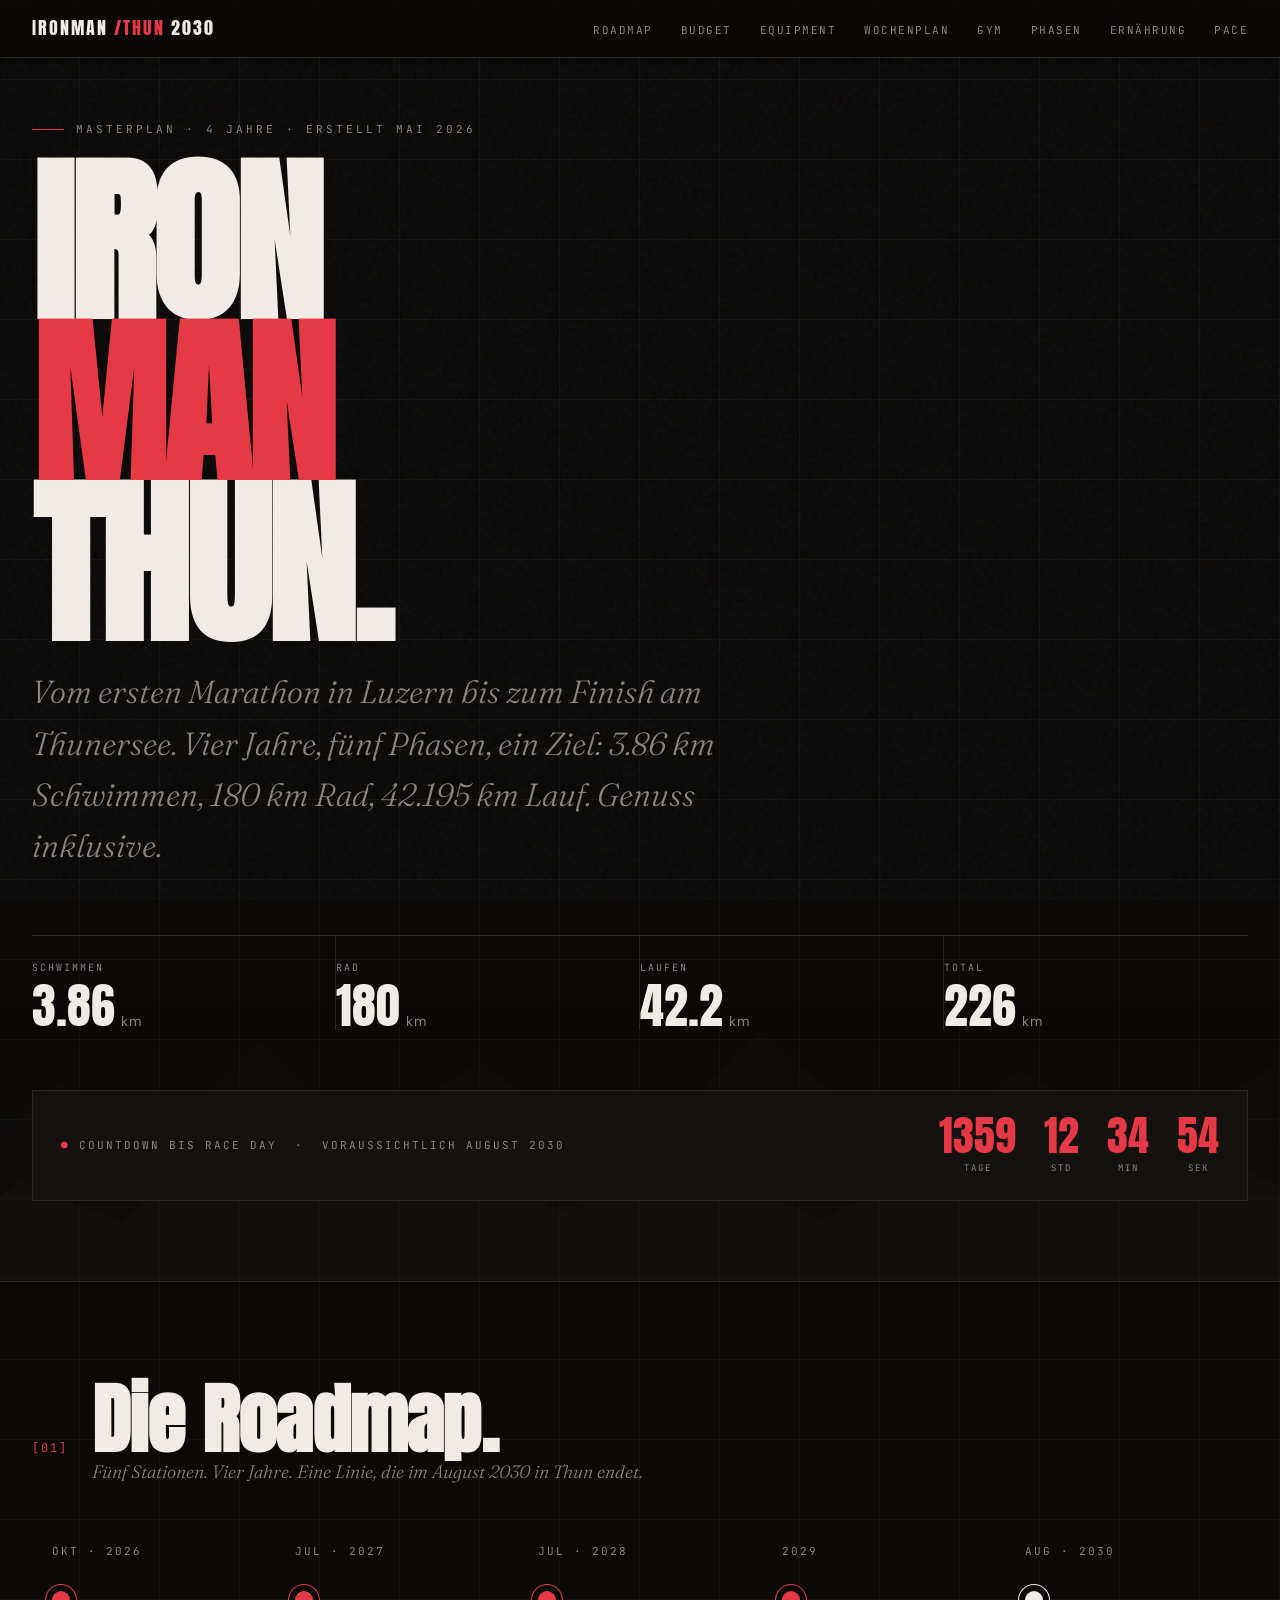
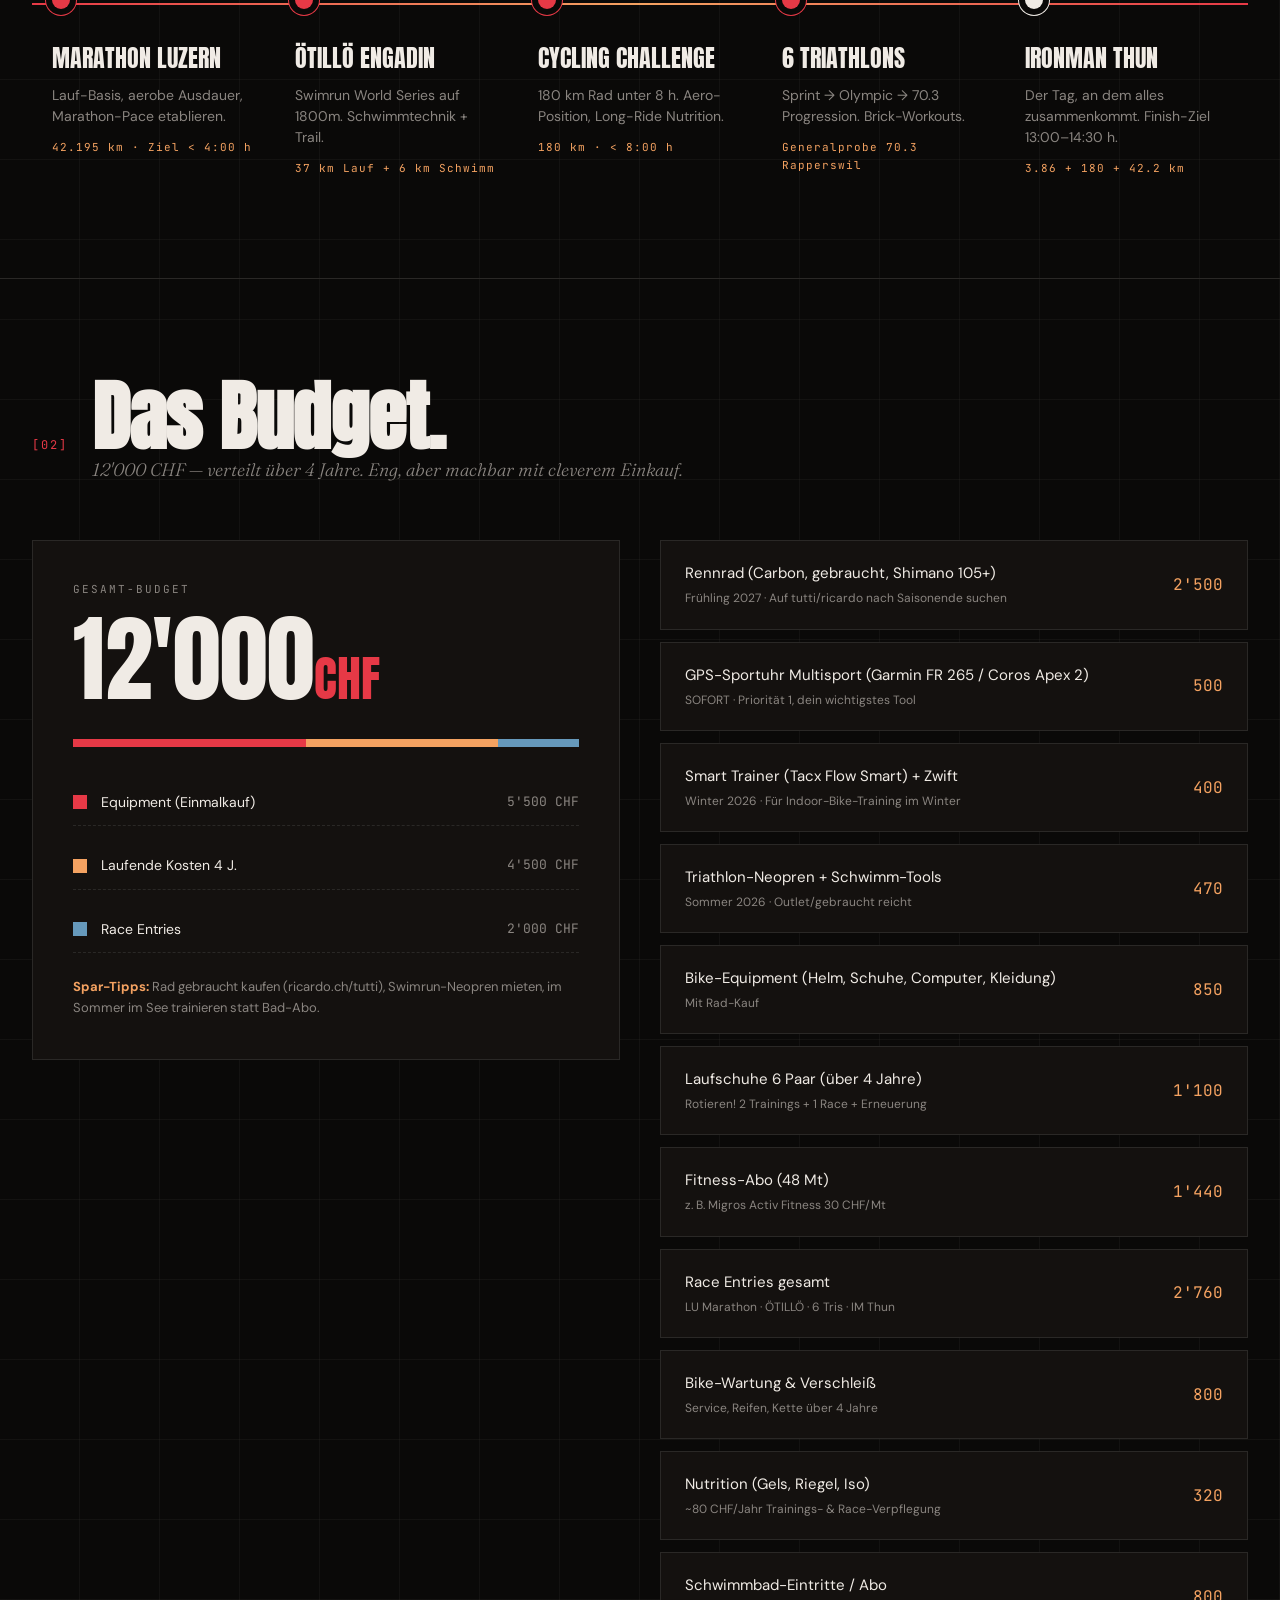
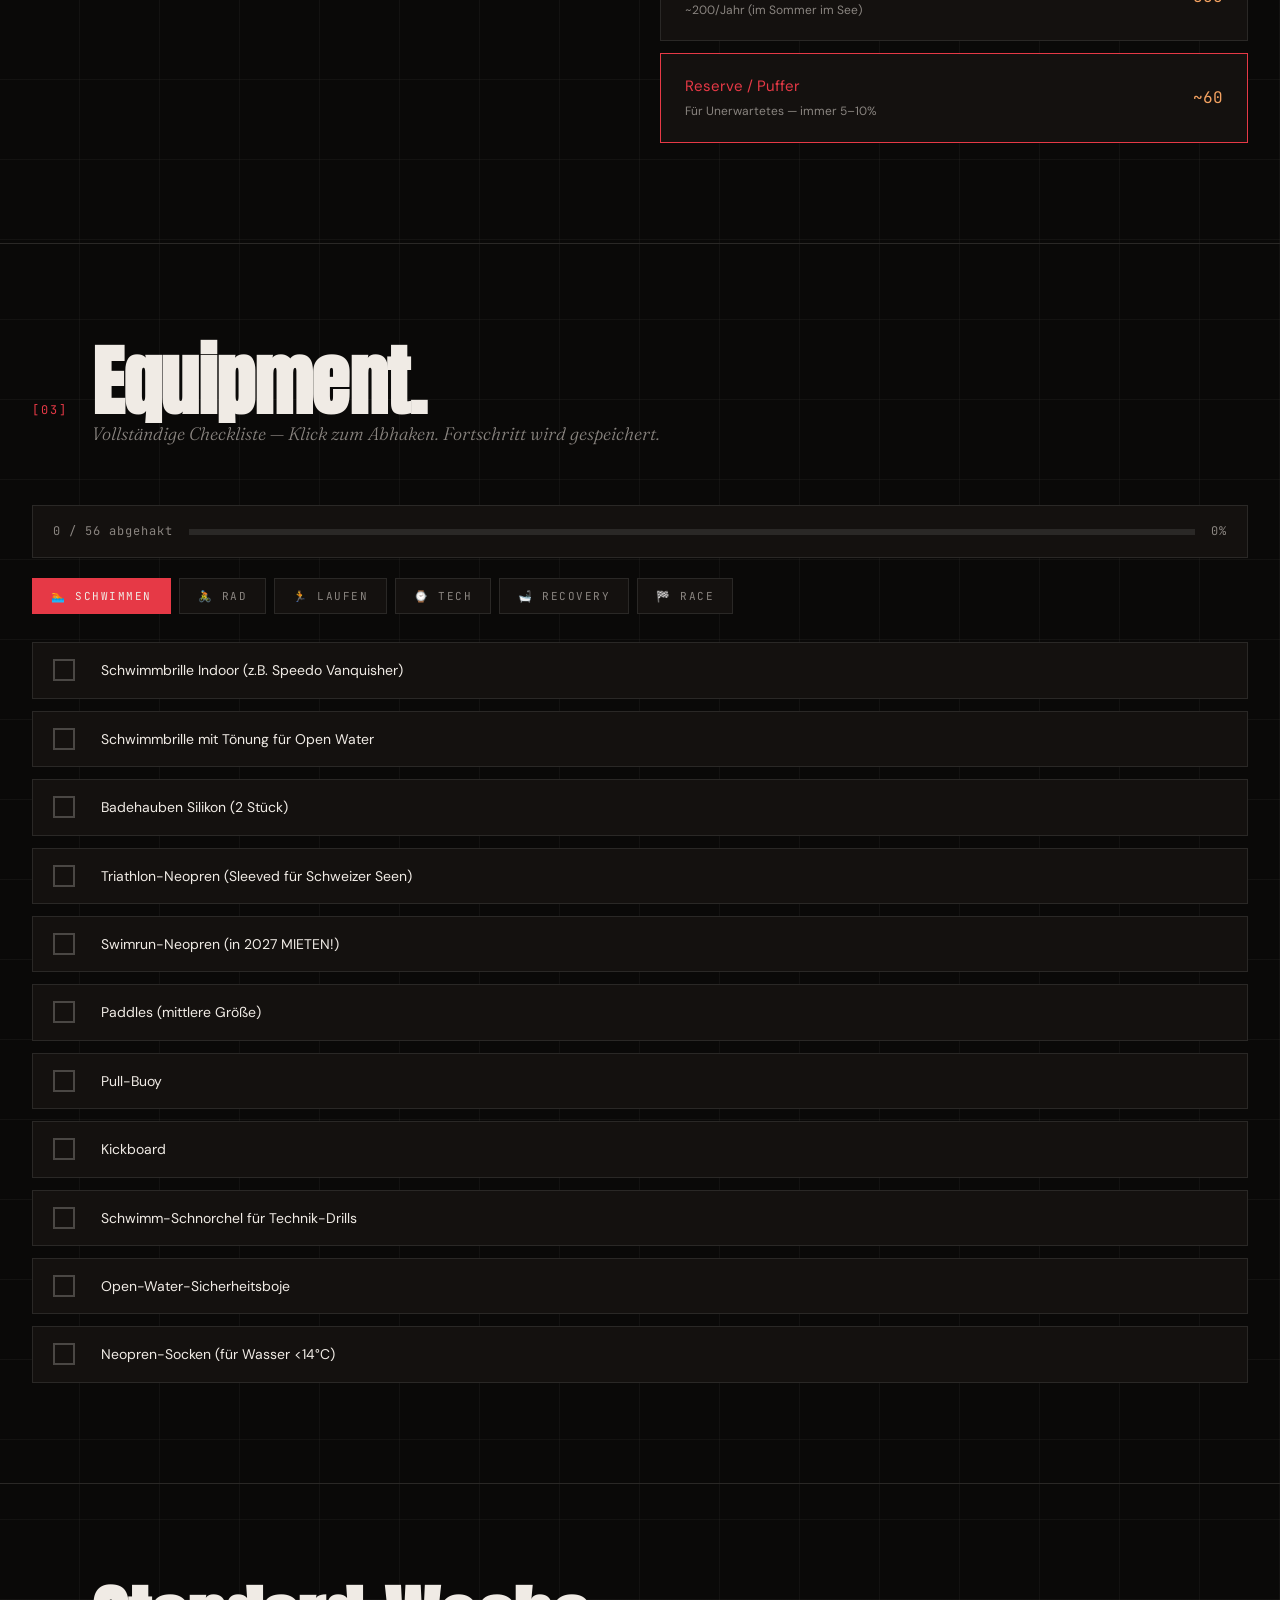
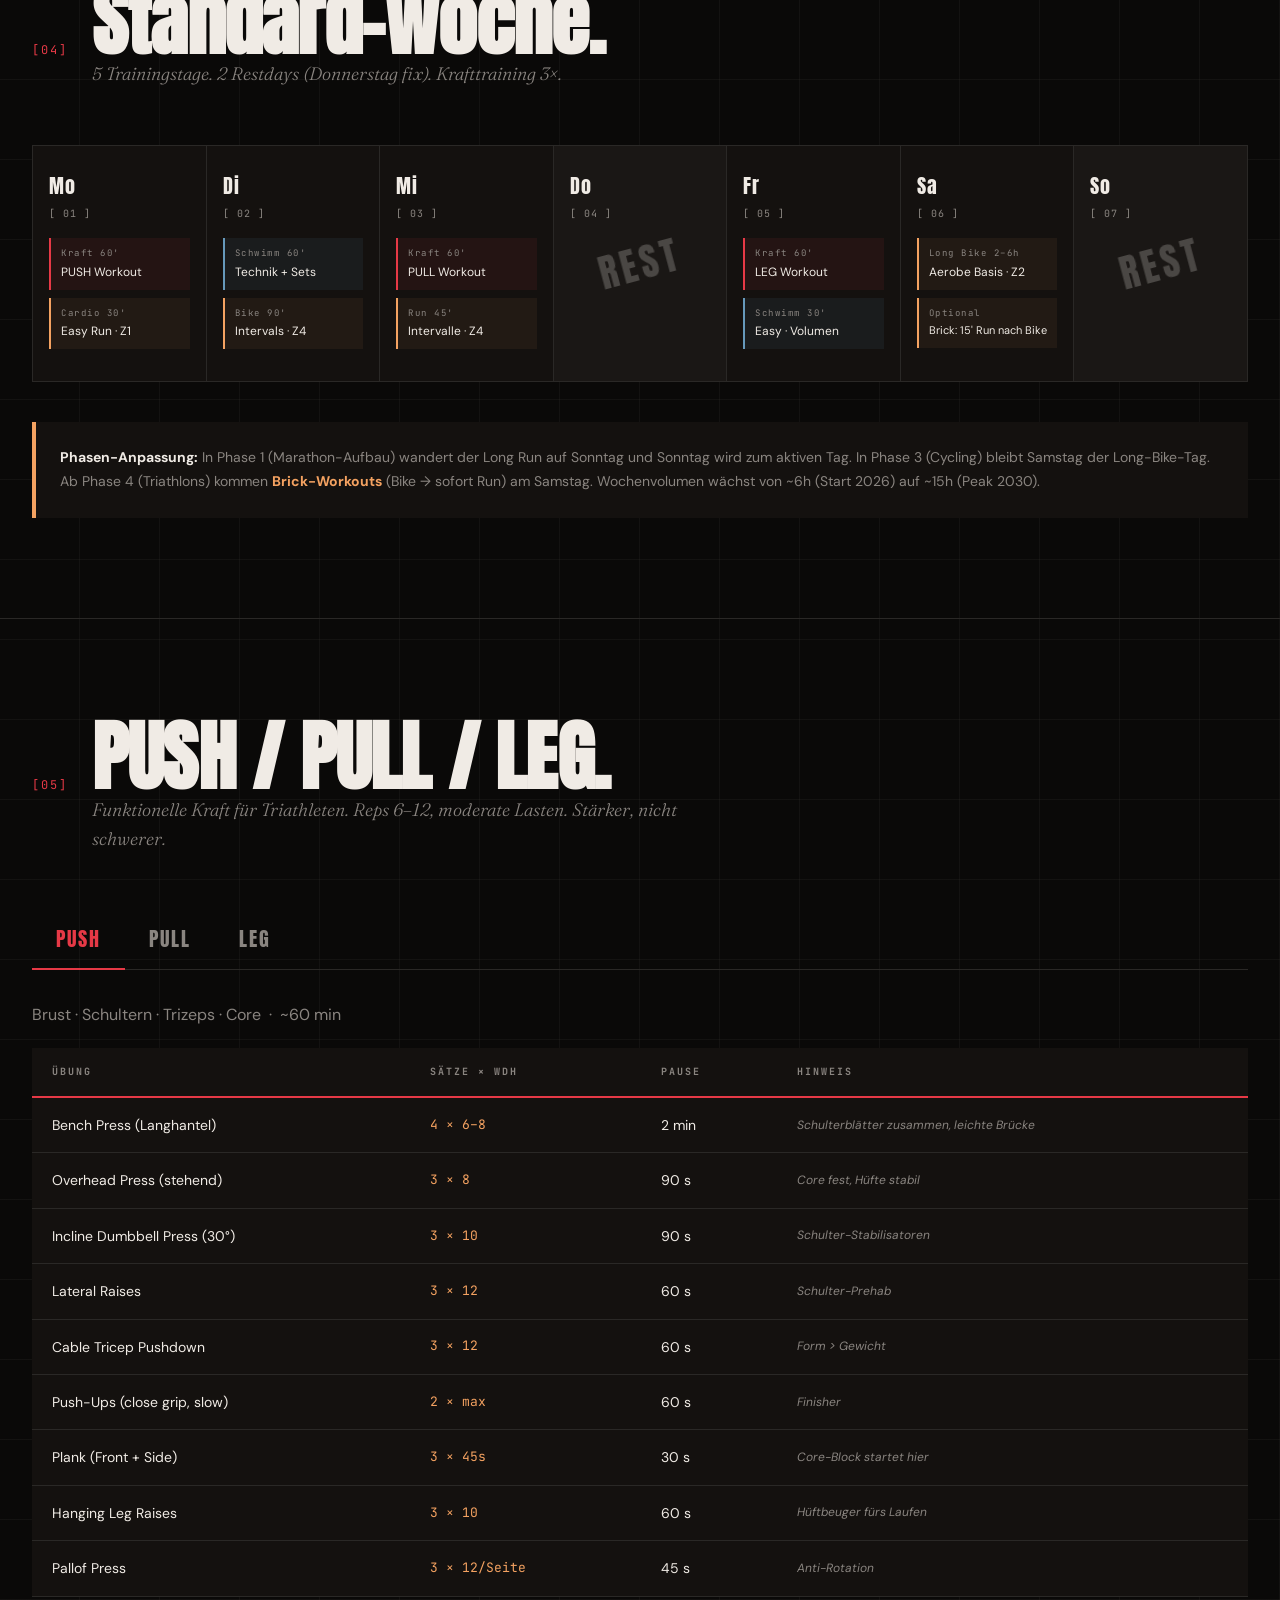
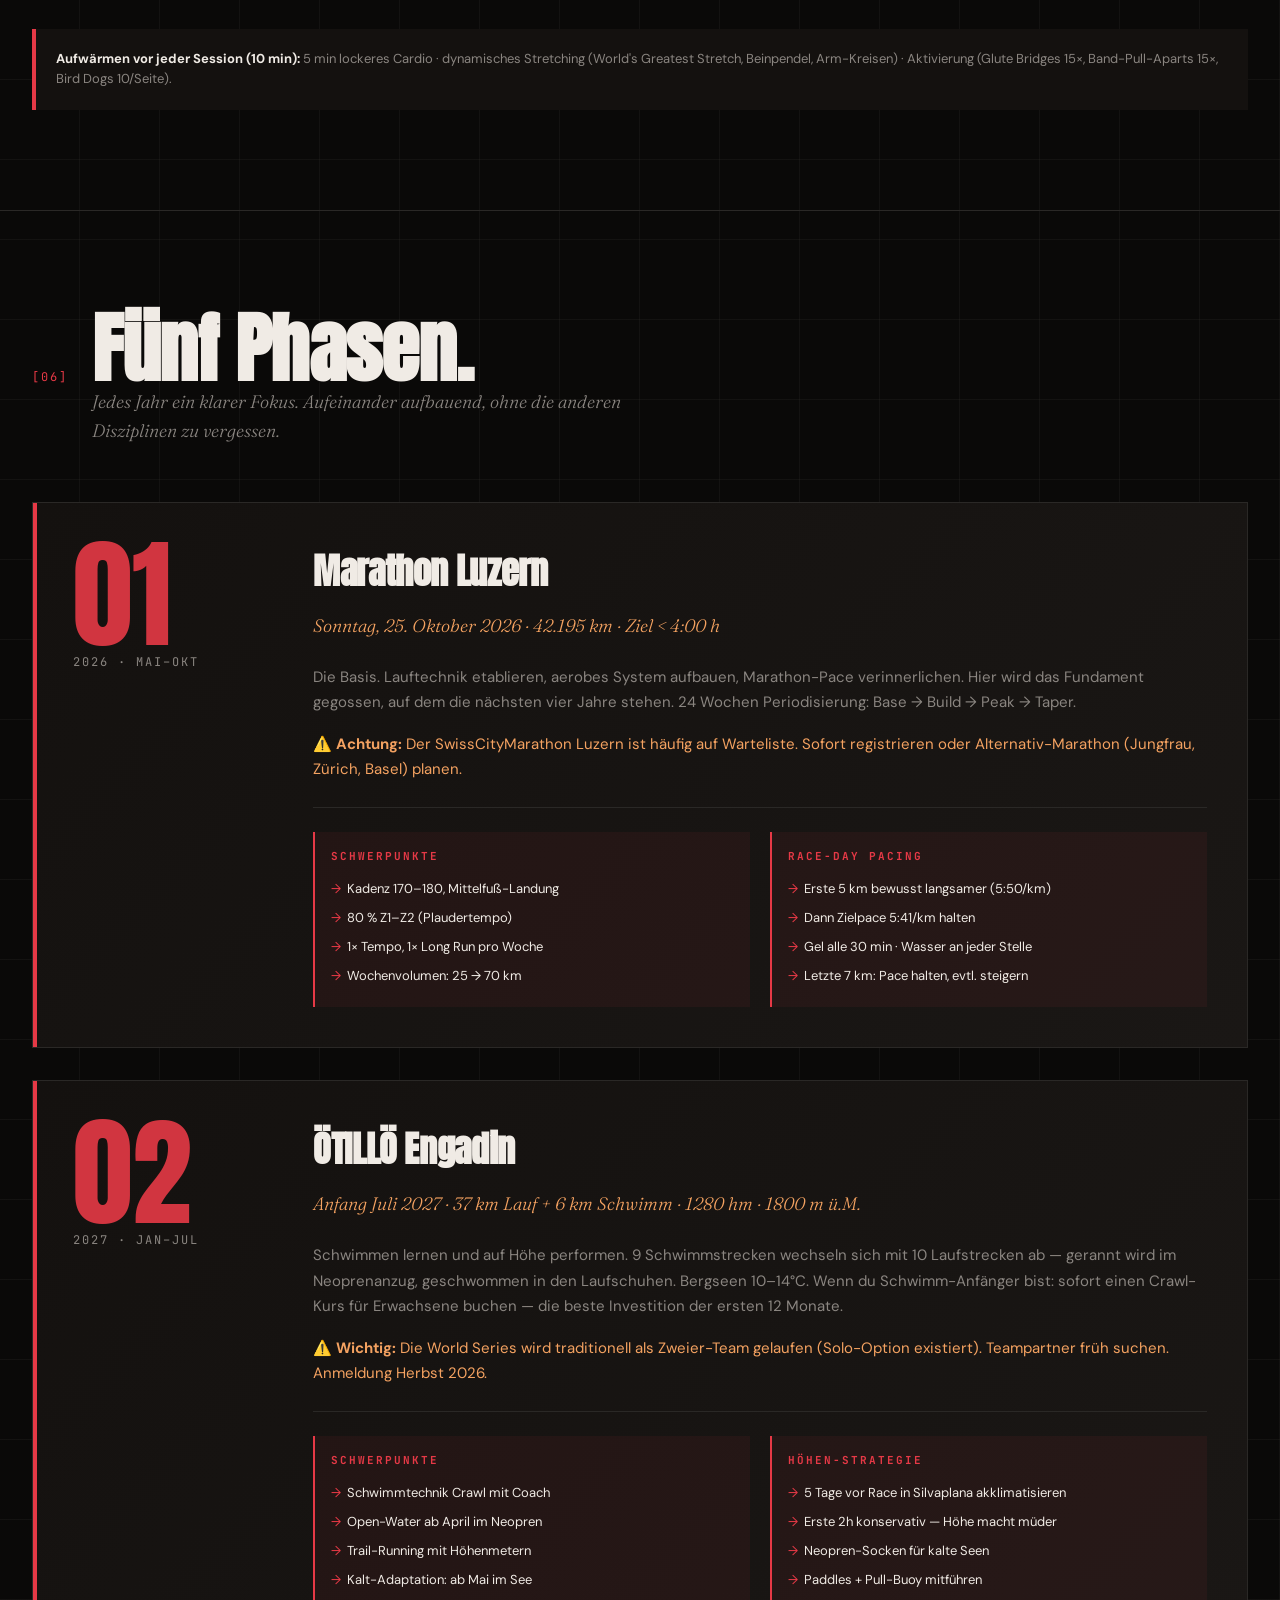
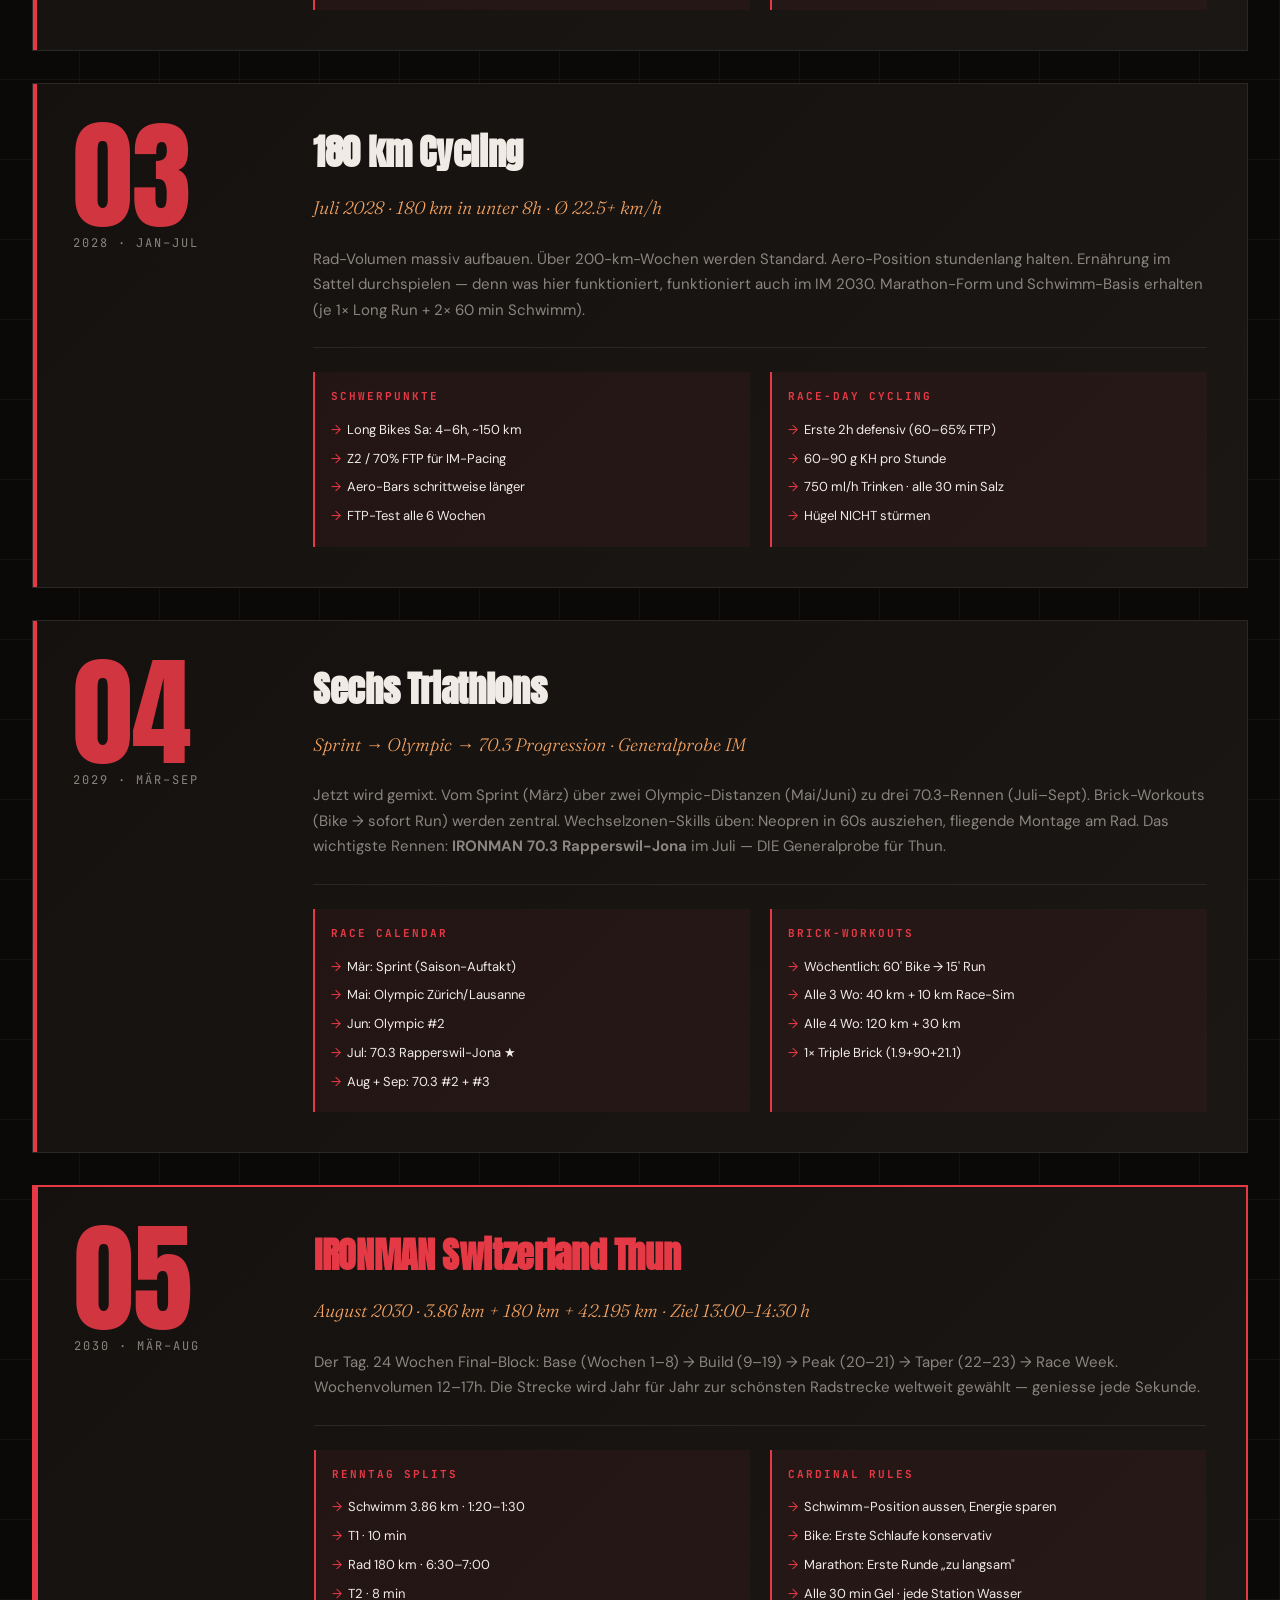
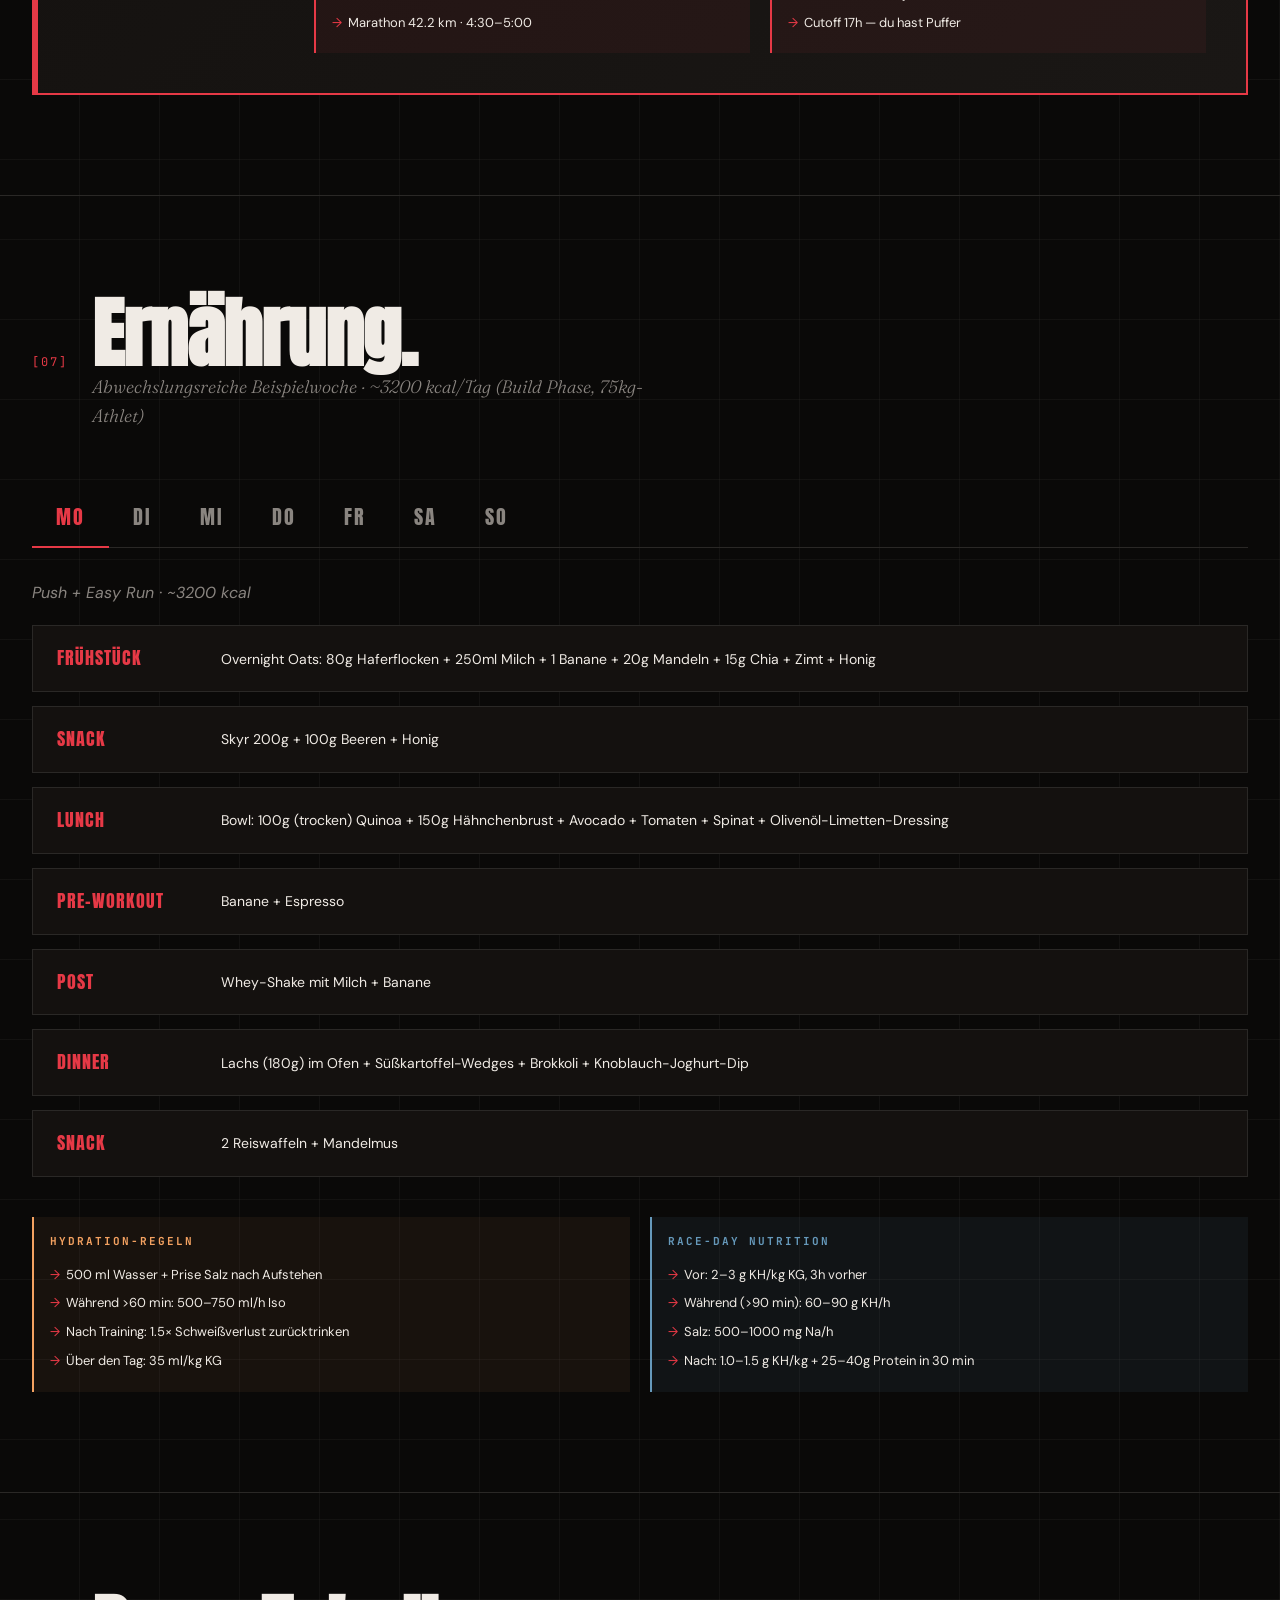
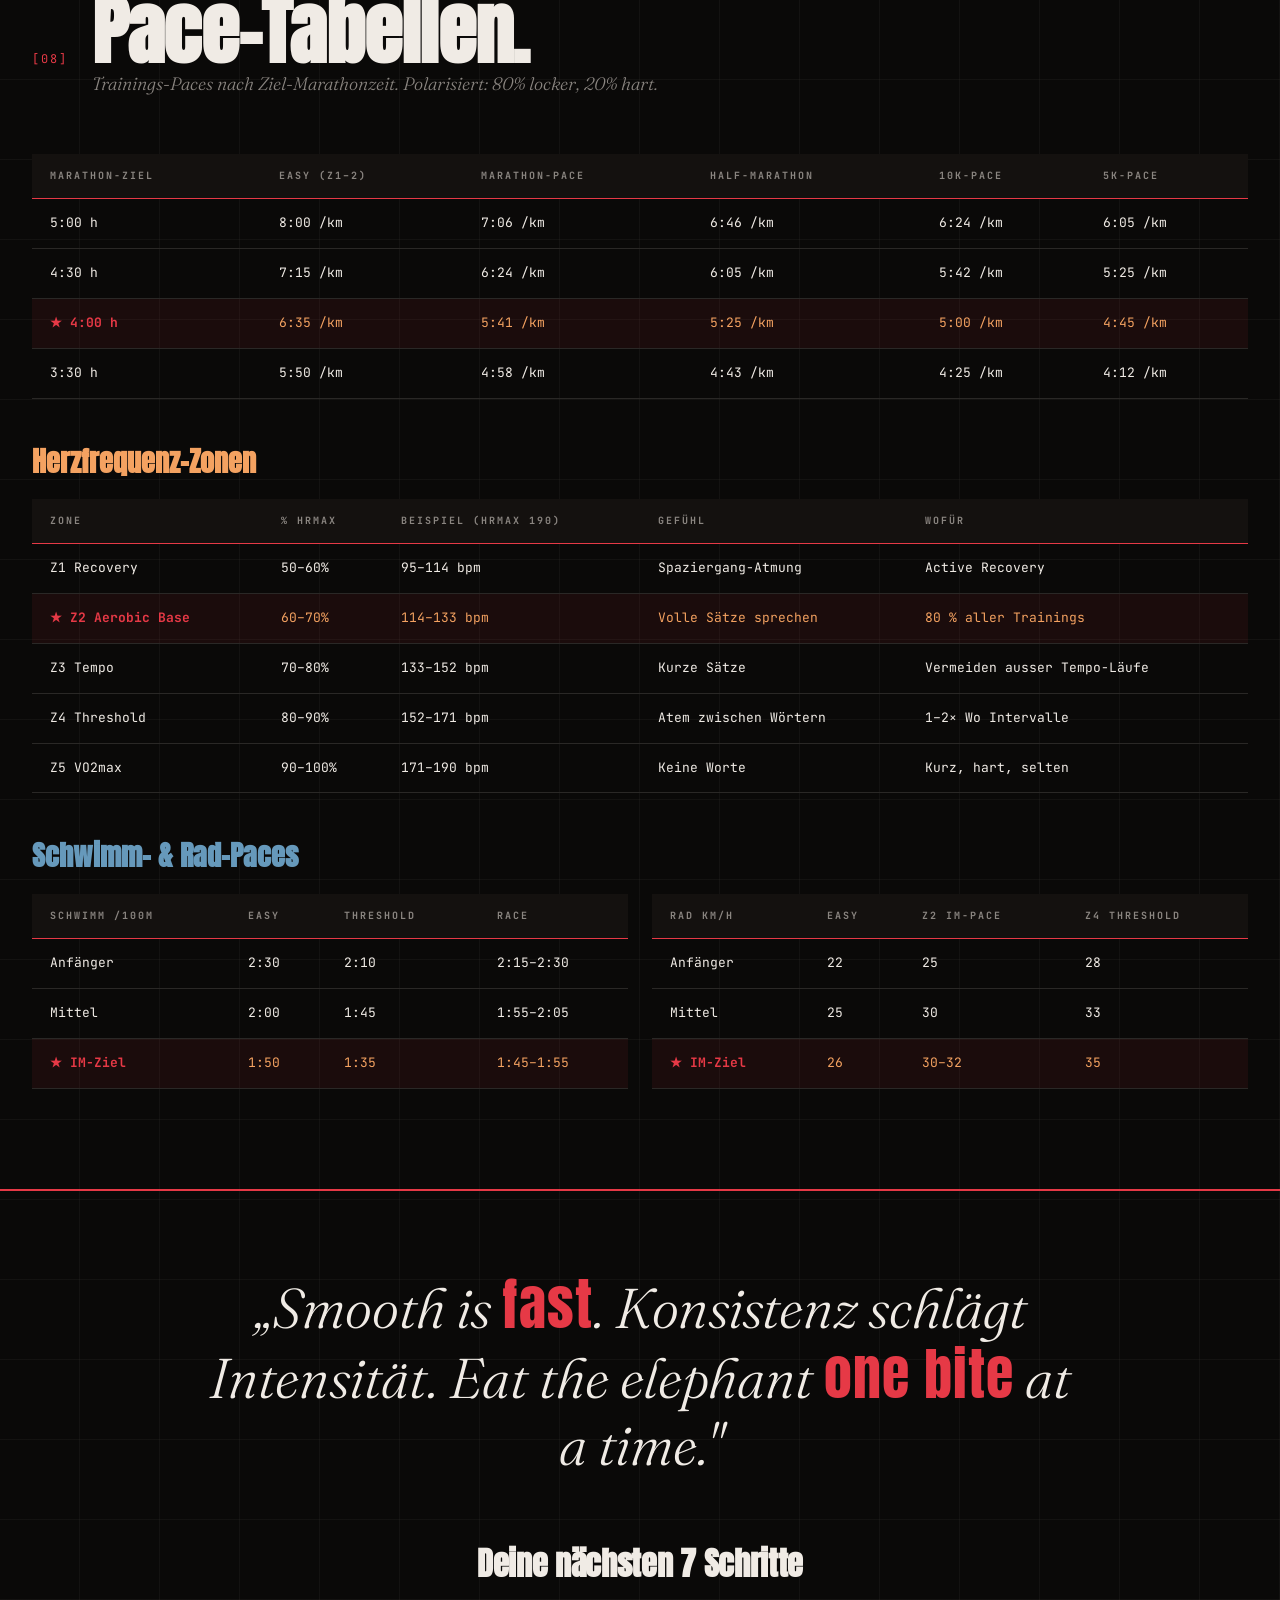
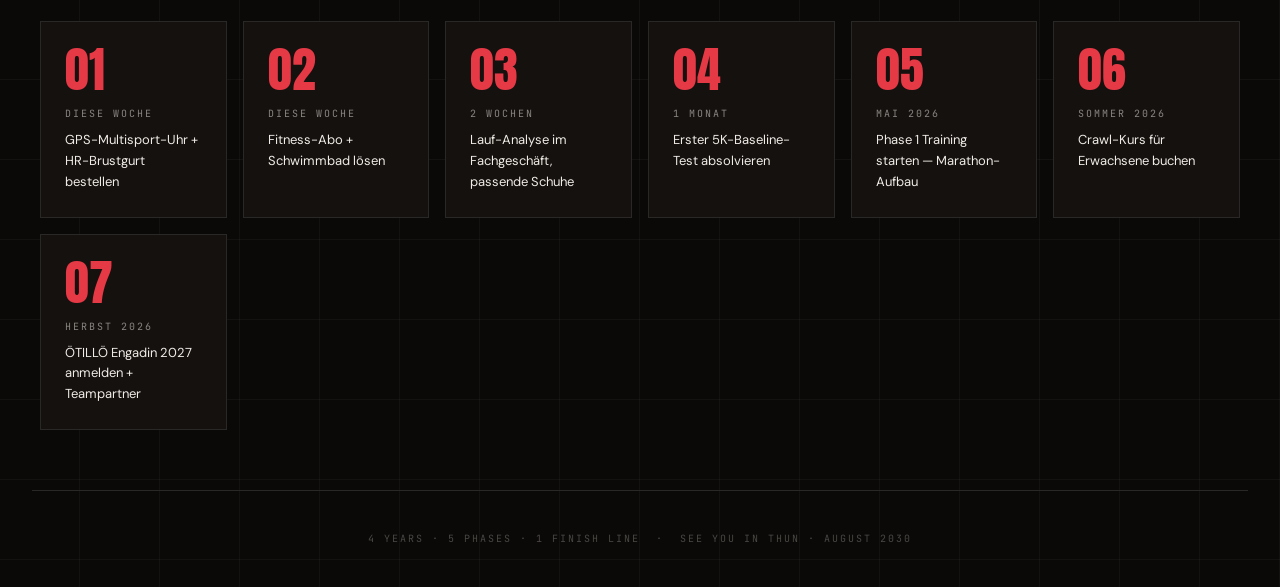
<file: ironman_thun_2030.html>
<!DOCTYPE html>
<html lang="de">
<head>
<meta charset="UTF-8">
<meta name="viewport" content="width=device-width, initial-scale=1.0">
<title>IRONMAN THUN 2030 — Masterplan</title>
<link rel="preconnect" href="https://fonts.googleapis.com">
<link rel="preconnect" href="https://fonts.gstatic.com" crossorigin>
<link href="https://fonts.googleapis.com/css2?family=Anton&family=Fraunces:ital,opsz,wght@0,9..144,300..900;1,9..144,300..900&family=DM+Sans:opsz,wght@9..40,300..700&family=JetBrains+Mono:wght@300..700&display=swap" rel="stylesheet">
<style>
  :root {
    --bg: #0a0908;
    --bg-elev: #14110f;
    --bg-card: #1a1715;
    --fg: #f0ebe5;
    --fg-dim: #8a8580;
    --fg-faint: #4a4744;
    --accent: #e63946;
    --accent-warm: #f4a261;
    --accent-cool: #6699bb;
    --rule: #2a2826;
    --grid-line: rgba(240, 235, 229, 0.04);
  }

  * { margin: 0; padding: 0; box-sizing: border-box; }

  html { scroll-behavior: smooth; }

  body {
    background: var(--bg);
    color: var(--fg);
    font-family: 'DM Sans', sans-serif;
    font-size: 16px;
    line-height: 1.6;
    overflow-x: hidden;
    -webkit-font-smoothing: antialiased;
    background-image:
      linear-gradient(var(--grid-line) 1px, transparent 1px),
      linear-gradient(90deg, var(--grid-line) 1px, transparent 1px);
    background-size: 80px 80px;
    background-position: -1px -1px;
  }

  /* Grain texture overlay */
  body::before {
    content: "";
    position: fixed;
    top: 0; left: 0; right: 0; bottom: 0;
    pointer-events: none;
    z-index: 1;
    opacity: 0.04;
    background-image: url("data:image/svg+xml,%3Csvg viewBox='0 0 200 200' xmlns='http://www.w3.org/2000/svg'%3E%3Cfilter id='n'%3E%3CfeTurbulence type='fractalNoise' baseFrequency='0.9' numOctaves='3' seed='5'/%3E%3C/filter%3E%3Crect width='100%25' height='100%25' filter='url(%23n)'/%3E%3C/svg%3E");
  }

  /* ---------- NAVIGATION ---------- */
  nav {
    position: fixed;
    top: 0; left: 0; right: 0;
    z-index: 100;
    background: rgba(10, 9, 8, 0.85);
    backdrop-filter: blur(20px);
    -webkit-backdrop-filter: blur(20px);
    border-bottom: 1px solid var(--rule);
    padding: 14px 32px;
    display: flex;
    justify-content: space-between;
    align-items: center;
    transition: all 0.3s ease;
  }

  .nav-brand {
    font-family: 'Anton', sans-serif;
    font-size: 18px;
    letter-spacing: 2px;
    color: var(--fg);
  }

  .nav-brand .red { color: var(--accent); }

  .nav-links {
    display: flex;
    gap: 28px;
    list-style: none;
  }

  .nav-links a {
    color: var(--fg-dim);
    text-decoration: none;
    font-family: 'JetBrains Mono', monospace;
    font-size: 11px;
    letter-spacing: 1.5px;
    text-transform: uppercase;
    transition: color 0.2s;
    padding: 4px 0;
    border-bottom: 1px solid transparent;
  }

  .nav-links a:hover {
    color: var(--accent);
    border-bottom-color: var(--accent);
  }

  .menu-toggle {
    display: none;
    background: none;
    border: none;
    color: var(--fg);
    font-size: 24px;
    cursor: pointer;
  }

  /* ---------- HERO ---------- */
  .hero {
    min-height: 100vh;
    display: flex;
    flex-direction: column;
    justify-content: center;
    padding: 120px 32px 80px;
    position: relative;
    z-index: 2;
    overflow: hidden;
  }

  /* Mountain silhouette */
  .hero-mountain {
    position: absolute;
    bottom: 0; left: 0; right: 0;
    width: 100%;
    height: 280px;
    z-index: -1;
    opacity: 0.5;
  }

  .hero-meta {
    font-family: 'JetBrains Mono', monospace;
    font-size: 11px;
    letter-spacing: 3px;
    text-transform: uppercase;
    color: var(--fg-dim);
    margin-bottom: 24px;
    display: flex;
    align-items: center;
    gap: 12px;
    opacity: 0;
    animation: fadeUp 0.8s ease forwards;
  }

  .hero-meta::before {
    content: "";
    width: 32px;
    height: 1px;
    background: var(--accent);
  }

  .hero-title {
    font-family: 'Anton', sans-serif;
    font-size: clamp(56px, 14vw, 220px);
    line-height: 0.9;
    letter-spacing: -0.02em;
    margin-bottom: 0;
    color: var(--fg);
    opacity: 0;
    animation: fadeUp 1s ease 0.2s forwards;
  }

  .hero-title .accent {
    color: var(--accent);
    font-style: normal;
    position: relative;
  }

  .hero-subtitle {
    font-family: 'Fraunces', serif;
    font-style: italic;
    font-weight: 300;
    font-size: clamp(20px, 3vw, 32px);
    color: var(--fg-dim);
    margin-top: 20px;
    max-width: 720px;
    opacity: 0;
    animation: fadeUp 1s ease 0.4s forwards;
  }

  .hero-stats {
    display: grid;
    grid-template-columns: repeat(4, 1fr);
    gap: 0;
    margin-top: 64px;
    border-top: 1px solid var(--rule);
    opacity: 0;
    animation: fadeUp 1s ease 0.6s forwards;
  }

  .stat {
    padding: 24px 20px 0 0;
    border-right: 1px solid var(--rule);
  }

  .stat:last-child { border-right: none; }

  .stat-label {
    font-family: 'JetBrains Mono', monospace;
    font-size: 10px;
    letter-spacing: 2px;
    text-transform: uppercase;
    color: var(--fg-dim);
    margin-bottom: 6px;
  }

  .stat-value {
    font-family: 'Anton', sans-serif;
    font-size: clamp(28px, 4vw, 48px);
    color: var(--fg);
    line-height: 1;
  }

  .stat-value .unit {
    font-family: 'DM Sans', sans-serif;
    font-size: 14px;
    color: var(--fg-dim);
    font-weight: 400;
    letter-spacing: 1px;
    margin-left: 6px;
  }

  /* Countdown */
  .countdown-bar {
    margin-top: 60px;
    background: var(--bg-elev);
    border: 1px solid var(--rule);
    padding: 24px 28px;
    display: flex;
    justify-content: space-between;
    align-items: center;
    flex-wrap: wrap;
    gap: 20px;
    opacity: 0;
    animation: fadeUp 1s ease 0.8s forwards;
  }

  .countdown-label {
    font-family: 'JetBrains Mono', monospace;
    font-size: 11px;
    letter-spacing: 2px;
    text-transform: uppercase;
    color: var(--fg-dim);
  }

  .countdown-label .red {
    color: var(--accent);
  }

  .countdown-numbers {
    display: flex;
    gap: 28px;
  }

  .cd-unit { text-align: center; }

  .cd-num {
    font-family: 'Anton', sans-serif;
    font-size: clamp(28px, 4vw, 42px);
    color: var(--accent);
    line-height: 1;
  }

  .cd-lbl {
    font-family: 'JetBrains Mono', monospace;
    font-size: 9px;
    letter-spacing: 2px;
    text-transform: uppercase;
    color: var(--fg-dim);
    margin-top: 4px;
  }

  /* ---------- SECTIONS ---------- */
  section {
    padding: 100px 32px;
    position: relative;
    z-index: 2;
    border-top: 1px solid var(--rule);
  }

  .section-header {
    display: flex;
    align-items: baseline;
    gap: 24px;
    margin-bottom: 56px;
    flex-wrap: wrap;
  }

  .section-num {
    font-family: 'JetBrains Mono', monospace;
    font-size: 12px;
    letter-spacing: 2px;
    color: var(--accent);
  }

  .section-title {
    font-family: 'Anton', sans-serif;
    font-size: clamp(36px, 6vw, 80px);
    line-height: 1;
    letter-spacing: -0.01em;
  }

  .section-sub {
    font-family: 'Fraunces', serif;
    font-style: italic;
    font-weight: 300;
    color: var(--fg-dim);
    font-size: 18px;
    max-width: 600px;
  }

  .container { max-width: 1400px; margin: 0 auto; }

  /* ---------- ROADMAP TIMELINE ---------- */
  .roadmap {
    display: grid;
    grid-template-columns: repeat(5, 1fr);
    gap: 0;
    position: relative;
    margin-top: 20px;
  }

  .roadmap::before {
    content: "";
    position: absolute;
    top: 60px;
    left: 0; right: 0;
    height: 2px;
    background: linear-gradient(to right, var(--accent) 0%, var(--accent-warm) 50%, var(--accent) 100%);
    z-index: 1;
  }

  .timeline-node {
    padding: 0 20px;
    position: relative;
    text-align: left;
  }

  .timeline-year {
    font-family: 'JetBrains Mono', monospace;
    font-size: 11px;
    letter-spacing: 2px;
    color: var(--fg-dim);
    margin-bottom: 30px;
  }

  .timeline-dot {
    width: 18px;
    height: 18px;
    background: var(--accent);
    border-radius: 50%;
    position: relative;
    z-index: 2;
    margin-bottom: 30px;
    box-shadow: 0 0 0 6px var(--bg), 0 0 0 7px var(--accent);
  }

  .timeline-node:last-child .timeline-dot {
    background: var(--fg);
    box-shadow: 0 0 0 6px var(--bg), 0 0 0 7px var(--fg);
    animation: pulse 2s infinite;
  }

  .timeline-title {
    font-family: 'Anton', sans-serif;
    font-size: 24px;
    color: var(--fg);
    margin-bottom: 8px;
    text-transform: uppercase;
  }

  .timeline-desc {
    font-size: 14px;
    color: var(--fg-dim);
    line-height: 1.5;
  }

  .timeline-distance {
    font-family: 'JetBrains Mono', monospace;
    font-size: 11px;
    color: var(--accent-warm);
    margin-top: 12px;
    letter-spacing: 1px;
  }

  /* ---------- BUDGET ---------- */
  .budget-wrap {
    display: grid;
    grid-template-columns: 1fr 1fr;
    gap: 40px;
    align-items: start;
  }

  .budget-total {
    background: var(--bg-elev);
    border: 1px solid var(--rule);
    padding: 40px;
    position: sticky;
    top: 100px;
  }

  .budget-total-label {
    font-family: 'JetBrains Mono', monospace;
    font-size: 11px;
    letter-spacing: 2px;
    text-transform: uppercase;
    color: var(--fg-dim);
    margin-bottom: 12px;
  }

  .budget-total-amount {
    font-family: 'Anton', sans-serif;
    font-size: clamp(56px, 8vw, 96px);
    color: var(--fg);
    line-height: 1;
  }

  .budget-total-amount .currency {
    color: var(--accent);
    font-size: 0.5em;
  }

  .budget-bar {
    height: 8px;
    background: var(--rule);
    margin: 32px 0;
    overflow: hidden;
    display: flex;
  }

  .bar-equipment { background: var(--accent); width: 46%; }
  .bar-running   { background: var(--accent-warm); width: 38%; }
  .bar-races     { background: var(--accent-cool); width: 16%; }

  .budget-legend {
    display: grid;
    gap: 16px;
    margin-top: 24px;
  }

  .legend-item {
    display: grid;
    grid-template-columns: 14px 1fr auto;
    gap: 14px;
    align-items: center;
    padding: 12px 0;
    border-bottom: 1px dashed var(--rule);
  }

  .legend-dot {
    width: 14px;
    height: 14px;
  }

  .legend-name {
    font-size: 14px;
    color: var(--fg);
  }

  .legend-amount {
    font-family: 'JetBrains Mono', monospace;
    font-size: 13px;
    color: var(--fg-dim);
  }

  .budget-items {
    display: grid;
    gap: 12px;
  }

  .budget-item {
    background: var(--bg-elev);
    border: 1px solid var(--rule);
    padding: 20px 24px;
    display: grid;
    grid-template-columns: 1fr auto;
    gap: 16px;
    align-items: center;
    transition: border-color 0.2s;
  }

  .budget-item:hover {
    border-color: var(--accent-warm);
  }

  .bi-name {
    font-size: 15px;
    color: var(--fg);
  }

  .bi-note {
    font-size: 12px;
    color: var(--fg-dim);
    margin-top: 4px;
  }

  .bi-price {
    font-family: 'JetBrains Mono', monospace;
    font-size: 16px;
    color: var(--accent-warm);
  }

  /* ---------- PHASE CARDS ---------- */
  .phase-grid {
    display: grid;
    grid-template-columns: 1fr;
    gap: 32px;
  }

  .phase-card {
    background: linear-gradient(135deg, var(--bg-elev) 0%, var(--bg-card) 100%);
    border: 1px solid var(--rule);
    padding: 40px;
    display: grid;
    grid-template-columns: 200px 1fr;
    gap: 40px;
    align-items: start;
    position: relative;
    overflow: hidden;
  }

  .phase-card::before {
    content: "";
    position: absolute;
    top: 0; left: 0;
    width: 4px;
    height: 100%;
    background: var(--accent);
  }

  .phase-num {
    font-family: 'Anton', sans-serif;
    font-size: 120px;
    line-height: 0.85;
    color: var(--accent);
    opacity: 0.9;
  }

  .phase-year {
    font-family: 'JetBrains Mono', monospace;
    font-size: 12px;
    letter-spacing: 2px;
    color: var(--fg-dim);
    margin-top: 8px;
  }

  .phase-body h3 {
    font-family: 'Anton', sans-serif;
    font-size: 36px;
    margin-bottom: 12px;
    letter-spacing: -0.01em;
  }

  .phase-target {
    font-family: 'Fraunces', serif;
    font-style: italic;
    font-weight: 300;
    font-size: 18px;
    color: var(--accent-warm);
    margin-bottom: 24px;
  }

  .phase-body p {
    color: var(--fg-dim);
    font-size: 15px;
    line-height: 1.7;
    margin-bottom: 16px;
  }

  .phase-detail-grid {
    display: grid;
    grid-template-columns: 1fr 1fr;
    gap: 20px;
    margin-top: 24px;
    padding-top: 24px;
    border-top: 1px solid var(--rule);
  }

  .detail-box {
    padding: 16px;
    background: rgba(230, 57, 70, 0.06);
    border-left: 2px solid var(--accent);
  }

  .detail-box h4 {
    font-family: 'JetBrains Mono', monospace;
    font-size: 11px;
    letter-spacing: 2px;
    text-transform: uppercase;
    color: var(--accent);
    margin-bottom: 10px;
  }

  .detail-box ul {
    list-style: none;
    padding: 0;
  }

  .detail-box li {
    font-size: 13px;
    color: var(--fg);
    padding: 4px 0;
    padding-left: 16px;
    position: relative;
  }

  .detail-box li::before {
    content: "→";
    position: absolute;
    left: 0;
    color: var(--accent);
  }

  /* ---------- WEEKLY GRID ---------- */
  .week-grid {
    display: grid;
    grid-template-columns: repeat(7, 1fr);
    gap: 1px;
    background: var(--rule);
    border: 1px solid var(--rule);
  }

  .week-day {
    background: var(--bg-elev);
    padding: 24px 16px;
    min-height: 220px;
    position: relative;
  }

  .week-day.rest {
    background: var(--bg-card);
  }

  .week-day.rest::after {
    content: "REST";
    position: absolute;
    top: 50%;
    left: 50%;
    transform: translate(-50%, -50%) rotate(-15deg);
    font-family: 'Anton', sans-serif;
    font-size: 38px;
    color: var(--fg-faint);
    letter-spacing: 4px;
    pointer-events: none;
  }

  .day-name {
    font-family: 'Anton', sans-serif;
    font-size: 20px;
    color: var(--fg);
    margin-bottom: 4px;
    letter-spacing: 1px;
  }

  .day-num {
    font-family: 'JetBrains Mono', monospace;
    font-size: 10px;
    color: var(--fg-dim);
    margin-bottom: 16px;
    letter-spacing: 1px;
  }

  .session {
    background: rgba(230, 57, 70, 0.08);
    border-left: 2px solid var(--accent);
    padding: 8px 10px;
    margin-bottom: 8px;
    font-size: 12px;
    color: var(--fg);
  }

  .session.cardio { border-left-color: var(--accent-warm); background: rgba(244, 162, 97, 0.06); }
  .session.swim { border-left-color: var(--accent-cool); background: rgba(102, 153, 187, 0.08); }
  .session-name {
    font-family: 'JetBrains Mono', monospace;
    font-size: 9px;
    letter-spacing: 1.5px;
    color: var(--fg-dim);
    margin-bottom: 2px;
  }

  /* ---------- TABS (PUSH/PULL/LEG, MEAL DAYS) ---------- */
  .tabs {
    display: flex;
    gap: 0;
    margin-bottom: 32px;
    flex-wrap: wrap;
    border-bottom: 1px solid var(--rule);
  }

  .tab {
    background: none;
    border: none;
    color: var(--fg-dim);
    font-family: 'Anton', sans-serif;
    font-size: 20px;
    letter-spacing: 2px;
    padding: 14px 24px;
    cursor: pointer;
    transition: all 0.2s;
    text-transform: uppercase;
    border-bottom: 2px solid transparent;
    margin-bottom: -1px;
  }

  .tab:hover { color: var(--fg); }

  .tab.active {
    color: var(--accent);
    border-bottom-color: var(--accent);
  }

  .tab-panel { display: none; }
  .tab-panel.active { display: block; }

  /* Workout Table */
  .workout-table {
    width: 100%;
    border-collapse: collapse;
    margin-top: 16px;
  }

  .workout-table th {
    text-align: left;
    padding: 16px 20px;
    font-family: 'JetBrains Mono', monospace;
    font-size: 10px;
    letter-spacing: 2px;
    text-transform: uppercase;
    color: var(--fg-dim);
    border-bottom: 2px solid var(--accent);
    background: var(--bg-elev);
  }

  .workout-table td {
    padding: 16px 20px;
    border-bottom: 1px solid var(--rule);
    font-size: 14px;
    color: var(--fg);
    background: var(--bg-elev);
  }

  .workout-table tr:hover td {
    background: rgba(230, 57, 70, 0.04);
  }

  .workout-table .reps {
    font-family: 'JetBrains Mono', monospace;
    color: var(--accent-warm);
    font-size: 13px;
  }

  .workout-table .note {
    font-style: italic;
    color: var(--fg-dim);
    font-size: 12px;
  }

  /* ---------- EQUIPMENT CHECKLIST ---------- */
  .equip-tabs {
    display: flex;
    gap: 8px;
    margin-bottom: 28px;
    flex-wrap: wrap;
  }

  .equip-tab {
    background: var(--bg-elev);
    color: var(--fg-dim);
    border: 1px solid var(--rule);
    padding: 10px 18px;
    font-family: 'JetBrains Mono', monospace;
    font-size: 11px;
    letter-spacing: 1.5px;
    text-transform: uppercase;
    cursor: pointer;
    transition: all 0.2s;
  }

  .equip-tab:hover { color: var(--fg); }
  .equip-tab.active { background: var(--accent); color: var(--fg); border-color: var(--accent); }

  .equip-panel { display: none; }
  .equip-panel.active { display: grid; gap: 12px; }

  .equip-item {
    display: grid;
    grid-template-columns: 32px 1fr;
    gap: 16px;
    padding: 16px 20px;
    background: var(--bg-elev);
    border: 1px solid var(--rule);
    cursor: pointer;
    transition: all 0.15s;
  }

  .equip-item:hover {
    border-color: var(--accent-warm);
  }

  .equip-check {
    width: 22px;
    height: 22px;
    border: 2px solid var(--fg-faint);
    display: flex;
    align-items: center;
    justify-content: center;
    transition: all 0.2s;
    flex-shrink: 0;
  }

  .equip-item.checked .equip-check {
    background: var(--accent);
    border-color: var(--accent);
  }

  .equip-item.checked .equip-check::after {
    content: "✓";
    color: var(--fg);
    font-size: 14px;
    font-weight: bold;
  }

  .equip-item.checked .equip-text {
    color: var(--fg-dim);
    text-decoration: line-through;
  }

  .equip-text {
    font-size: 14px;
    color: var(--fg);
  }

  .equip-progress {
    margin-bottom: 20px;
    padding: 16px 20px;
    background: var(--bg-elev);
    border: 1px solid var(--rule);
    display: flex;
    align-items: center;
    gap: 16px;
  }

  .progress-bar {
    flex: 1;
    height: 6px;
    background: var(--rule);
    overflow: hidden;
  }

  .progress-fill {
    height: 100%;
    background: linear-gradient(to right, var(--accent), var(--accent-warm));
    width: 0%;
    transition: width 0.4s ease;
  }

  .progress-text {
    font-family: 'JetBrains Mono', monospace;
    font-size: 12px;
    color: var(--fg-dim);
    letter-spacing: 1px;
  }

  /* ---------- NUTRITION ---------- */
  .meals-grid {
    display: grid;
    grid-template-columns: 1fr;
    gap: 14px;
  }

  .meal {
    background: var(--bg-elev);
    border: 1px solid var(--rule);
    padding: 18px 24px;
    display: grid;
    grid-template-columns: 140px 1fr;
    gap: 24px;
    align-items: center;
  }

  .meal-time {
    font-family: 'Anton', sans-serif;
    font-size: 18px;
    color: var(--accent);
    letter-spacing: 1px;
    text-transform: uppercase;
  }

  .meal-content {
    color: var(--fg);
    font-size: 14px;
    line-height: 1.6;
  }

  /* ---------- PACE TABLE ---------- */
  .pace-table-wrap {
    overflow-x: auto;
  }

  .pace-table {
    width: 100%;
    border-collapse: collapse;
    min-width: 600px;
  }

  .pace-table th,
  .pace-table td {
    padding: 14px 18px;
    text-align: left;
    border-bottom: 1px solid var(--rule);
    font-family: 'JetBrains Mono', monospace;
    font-size: 13px;
  }

  .pace-table th {
    font-size: 10px;
    letter-spacing: 2px;
    color: var(--fg-dim);
    text-transform: uppercase;
    background: var(--bg-elev);
    border-bottom-color: var(--accent);
  }

  .pace-table tr.target td {
    background: rgba(230, 57, 70, 0.08);
    color: var(--accent-warm);
  }

  .pace-table tr.target td:first-child {
    color: var(--accent);
    font-weight: bold;
  }

  /* ---------- FOOTER ---------- */
  footer {
    border-top: 2px solid var(--accent);
    padding: 80px 32px 40px;
    text-align: center;
    position: relative;
    z-index: 2;
  }

  .mantra {
    font-family: 'Fraunces', serif;
    font-style: italic;
    font-weight: 300;
    font-size: clamp(28px, 5vw, 56px);
    color: var(--fg);
    line-height: 1.2;
    max-width: 900px;
    margin: 0 auto 60px;
  }

  .mantra .accent-word {
    color: var(--accent);
    font-style: normal;
    font-family: 'Anton', sans-serif;
    letter-spacing: 1px;
  }

  .next-steps {
    display: grid;
    grid-template-columns: repeat(auto-fit, minmax(180px, 1fr));
    gap: 16px;
    max-width: 1200px;
    margin: 0 auto 60px;
    text-align: left;
  }

  .step {
    background: var(--bg-elev);
    border: 1px solid var(--rule);
    padding: 24px;
  }

  .step-num {
    font-family: 'Anton', sans-serif;
    font-size: 48px;
    color: var(--accent);
    line-height: 1;
    margin-bottom: 12px;
  }

  .step-when {
    font-family: 'JetBrains Mono', monospace;
    font-size: 10px;
    letter-spacing: 2px;
    color: var(--fg-dim);
    margin-bottom: 8px;
    text-transform: uppercase;
  }

  .step-text {
    font-size: 13px;
    color: var(--fg);
  }

  .footer-bottom {
    font-family: 'JetBrains Mono', monospace;
    font-size: 10px;
    letter-spacing: 2px;
    color: var(--fg-faint);
    padding-top: 40px;
    border-top: 1px solid var(--rule);
    text-transform: uppercase;
  }

  /* ---------- ANIMATIONS ---------- */
  @keyframes fadeUp {
    from { opacity: 0; transform: translateY(20px); }
    to { opacity: 1; transform: translateY(0); }
  }

  @keyframes pulse {
    0%, 100% { box-shadow: 0 0 0 6px var(--bg), 0 0 0 7px var(--fg); }
    50% { box-shadow: 0 0 0 6px var(--bg), 0 0 0 12px rgba(240, 235, 229, 0.3); }
  }

  /* ---------- RESPONSIVE ---------- */
  @media (max-width: 1100px) {
    .roadmap { grid-template-columns: 1fr; gap: 24px; }
    .roadmap::before { display: none; }
    .timeline-node { padding-left: 32px; border-left: 2px solid var(--accent); }
    .timeline-dot { position: absolute; left: -10px; top: 0; margin-bottom: 0; }
    .week-grid { grid-template-columns: 1fr; }
    .week-day { min-height: auto; }
    .week-day.rest::after { font-size: 24px; }
    .phase-card { grid-template-columns: 1fr; gap: 24px; padding: 28px; }
    .phase-num { font-size: 80px; }
    .budget-wrap { grid-template-columns: 1fr; }
    .budget-total { position: static; }
  }

  @media (max-width: 768px) {
    nav { padding: 12px 20px; }
    .nav-links { display: none; }
    .nav-links.show {
      display: flex;
      position: absolute;
      top: 100%; left: 0; right: 0;
      flex-direction: column;
      background: var(--bg);
      padding: 20px;
      border-bottom: 1px solid var(--rule);
      gap: 18px;
    }
    .menu-toggle { display: block; }
    .hero { padding: 100px 20px 60px; }
    .hero-stats { grid-template-columns: 1fr 1fr; }
    .stat { border-right: none; border-bottom: 1px solid var(--rule); padding: 16px 0; }
    section { padding: 60px 20px; }
    .phase-card { padding: 24px; }
    .phase-num { font-size: 60px; }
    .phase-detail-grid { grid-template-columns: 1fr; }
    .meal { grid-template-columns: 1fr; gap: 8px; padding: 16px; }
    .countdown-numbers { gap: 16px; }
    .tab { font-size: 14px; padding: 10px 14px; }
  }
</style>
</head>
<body>

<!-- NAV -->
<nav>
  <div class="nav-brand">IRONMAN <span class="red">/THUN</span> 2030</div>
  <button class="menu-toggle" onclick="toggleMenu()">☰</button>
  <ul class="nav-links" id="navLinks">
    <li><a href="#roadmap">Roadmap</a></li>
    <li><a href="#budget">Budget</a></li>
    <li><a href="#equipment">Equipment</a></li>
    <li><a href="#week">Wochenplan</a></li>
    <li><a href="#gym">Gym</a></li>
    <li><a href="#phases">Phasen</a></li>
    <li><a href="#nutrition">Ernährung</a></li>
    <li><a href="#pace">Pace</a></li>
  </ul>
</nav>

<!-- HERO -->
<section class="hero">
  <div class="container" style="width: 100%;">
    <div class="hero-meta">
      Masterplan · 4 Jahre · Erstellt Mai 2026
    </div>

    <h1 class="hero-title">
      IRON<br>
      <span class="accent">MAN</span><br>
      THUN.
    </h1>

    <p class="hero-subtitle">
      Vom ersten Marathon in Luzern bis zum Finish am Thunersee. Vier Jahre, fünf Phasen, ein Ziel: 3.86 km Schwimmen, 180 km Rad, 42.195 km Lauf. Genuss inklusive.
    </p>

    <div class="hero-stats">
      <div class="stat">
        <div class="stat-label">Schwimmen</div>
        <div class="stat-value">3.86<span class="unit">km</span></div>
      </div>
      <div class="stat">
        <div class="stat-label">Rad</div>
        <div class="stat-value">180<span class="unit">km</span></div>
      </div>
      <div class="stat">
        <div class="stat-label">Laufen</div>
        <div class="stat-value">42.2<span class="unit">km</span></div>
      </div>
      <div class="stat">
        <div class="stat-label">Total</div>
        <div class="stat-value">226<span class="unit">km</span></div>
      </div>
    </div>

    <div class="countdown-bar">
      <div class="countdown-label">
        <span class="red">●</span> Countdown bis Race Day &nbsp;·&nbsp; voraussichtlich August 2030
      </div>
      <div class="countdown-numbers" id="countdown">
        <div class="cd-unit"><div class="cd-num" id="cdDays">—</div><div class="cd-lbl">Tage</div></div>
        <div class="cd-unit"><div class="cd-num" id="cdHours">—</div><div class="cd-lbl">Std</div></div>
        <div class="cd-unit"><div class="cd-num" id="cdMins">—</div><div class="cd-lbl">Min</div></div>
        <div class="cd-unit"><div class="cd-num" id="cdSecs">—</div><div class="cd-lbl">Sek</div></div>
      </div>
    </div>
  </div>

  <!-- Mountain silhouette SVG -->
  <svg class="hero-mountain" viewBox="0 0 1400 280" preserveAspectRatio="xMidYMax slice">
    <defs>
      <linearGradient id="mtnGrad" x1="0%" y1="0%" x2="0%" y2="100%">
        <stop offset="0%" stop-color="#1a1715" stop-opacity="0"/>
        <stop offset="100%" stop-color="#1a1715" stop-opacity="1"/>
      </linearGradient>
    </defs>
    <!-- Back mountains -->
    <path d="M0,280 L0,200 L120,80 L200,160 L320,40 L420,140 L540,60 L680,170 L820,30 L960,150 L1080,70 L1220,140 L1340,60 L1400,180 L1400,280 Z" fill="#14110f" opacity="0.7"/>
    <!-- Front mountains -->
    <path d="M0,280 L0,240 L80,180 L180,220 L280,140 L380,200 L500,120 L620,210 L760,150 L880,220 L1020,140 L1140,200 L1280,160 L1400,210 L1400,280 Z" fill="#1a1715"/>
    <rect x="0" y="0" width="1400" height="280" fill="url(#mtnGrad)" opacity="0.5"/>
  </svg>
</section>

<!-- ROADMAP -->
<section id="roadmap">
  <div class="container">
    <div class="section-header">
      <div class="section-num">[01]</div>
      <div>
        <h2 class="section-title">Die Roadmap.</h2>
        <p class="section-sub">Fünf Stationen. Vier Jahre. Eine Linie, die im August 2030 in Thun endet.</p>
      </div>
    </div>

    <div class="roadmap">
      <div class="timeline-node">
        <div class="timeline-year">OKT · 2026</div>
        <div class="timeline-dot"></div>
        <div class="timeline-title">Marathon Luzern</div>
        <div class="timeline-desc">Lauf-Basis, aerobe Ausdauer, Marathon-Pace etablieren.</div>
        <div class="timeline-distance">42.195 km · Ziel &lt; 4:00 h</div>
      </div>
      <div class="timeline-node">
        <div class="timeline-year">JUL · 2027</div>
        <div class="timeline-dot"></div>
        <div class="timeline-title">ÖTILLÖ Engadin</div>
        <div class="timeline-desc">Swimrun World Series auf 1800m. Schwimmtechnik + Trail.</div>
        <div class="timeline-distance">37 km Lauf + 6 km Schwimm</div>
      </div>
      <div class="timeline-node">
        <div class="timeline-year">JUL · 2028</div>
        <div class="timeline-dot"></div>
        <div class="timeline-title">Cycling Challenge</div>
        <div class="timeline-desc">180 km Rad unter 8 h. Aero-Position, Long-Ride Nutrition.</div>
        <div class="timeline-distance">180 km · &lt; 8:00 h</div>
      </div>
      <div class="timeline-node">
        <div class="timeline-year">2029</div>
        <div class="timeline-dot"></div>
        <div class="timeline-title">6 Triathlons</div>
        <div class="timeline-desc">Sprint → Olympic → 70.3 Progression. Brick-Workouts.</div>
        <div class="timeline-distance">Generalprobe 70.3 Rapperswil</div>
      </div>
      <div class="timeline-node">
        <div class="timeline-year">AUG · 2030</div>
        <div class="timeline-dot"></div>
        <div class="timeline-title">IRONMAN THUN</div>
        <div class="timeline-desc">Der Tag, an dem alles zusammenkommt. Finish-Ziel 13:00–14:30 h.</div>
        <div class="timeline-distance">3.86 + 180 + 42.2 km</div>
      </div>
    </div>
  </div>
</section>

<!-- BUDGET -->
<section id="budget">
  <div class="container">
    <div class="section-header">
      <div class="section-num">[02]</div>
      <div>
        <h2 class="section-title">Das Budget.</h2>
        <p class="section-sub">12'000 CHF — verteilt über 4 Jahre. Eng, aber machbar mit cleverem Einkauf.</p>
      </div>
    </div>

    <div class="budget-wrap">
      <div class="budget-total">
        <div class="budget-total-label">Gesamt-Budget</div>
        <div class="budget-total-amount">12'000<span class="currency">CHF</span></div>
        <div class="budget-bar">
          <div class="bar-equipment"></div>
          <div class="bar-running"></div>
          <div class="bar-races"></div>
        </div>
        <div class="budget-legend">
          <div class="legend-item">
            <div class="legend-dot" style="background: var(--accent);"></div>
            <div class="legend-name">Equipment (Einmalkauf)</div>
            <div class="legend-amount">5'500 CHF</div>
          </div>
          <div class="legend-item">
            <div class="legend-dot" style="background: var(--accent-warm);"></div>
            <div class="legend-name">Laufende Kosten 4 J.</div>
            <div class="legend-amount">4'500 CHF</div>
          </div>
          <div class="legend-item">
            <div class="legend-dot" style="background: var(--accent-cool);"></div>
            <div class="legend-name">Race Entries</div>
            <div class="legend-amount">2'000 CHF</div>
          </div>
        </div>
        <p style="margin-top: 24px; font-size: 13px; color: var(--fg-dim); line-height: 1.6;">
          <strong style="color: var(--accent-warm);">Spar-Tipps:</strong> Rad gebraucht kaufen (ricardo.ch/tutti), Swimrun-Neopren mieten, im Sommer im See trainieren statt Bad-Abo.
        </p>
      </div>

      <div class="budget-items">
        <div class="budget-item">
          <div>
            <div class="bi-name">Rennrad (Carbon, gebraucht, Shimano 105+)</div>
            <div class="bi-note">Frühling 2027 · Auf tutti/ricardo nach Saisonende suchen</div>
          </div>
          <div class="bi-price">2'500</div>
        </div>
        <div class="budget-item">
          <div>
            <div class="bi-name">GPS-Sportuhr Multisport (Garmin FR 265 / Coros Apex 2)</div>
            <div class="bi-note">SOFORT · Priorität 1, dein wichtigstes Tool</div>
          </div>
          <div class="bi-price">500</div>
        </div>
        <div class="budget-item">
          <div>
            <div class="bi-name">Smart Trainer (Tacx Flow Smart) + Zwift</div>
            <div class="bi-note">Winter 2026 · Für Indoor-Bike-Training im Winter</div>
          </div>
          <div class="bi-price">400</div>
        </div>
        <div class="budget-item">
          <div>
            <div class="bi-name">Triathlon-Neopren + Schwimm-Tools</div>
            <div class="bi-note">Sommer 2026 · Outlet/gebraucht reicht</div>
          </div>
          <div class="bi-price">470</div>
        </div>
        <div class="budget-item">
          <div>
            <div class="bi-name">Bike-Equipment (Helm, Schuhe, Computer, Kleidung)</div>
            <div class="bi-note">Mit Rad-Kauf</div>
          </div>
          <div class="bi-price">850</div>
        </div>
        <div class="budget-item">
          <div>
            <div class="bi-name">Laufschuhe 6 Paar (über 4 Jahre)</div>
            <div class="bi-note">Rotieren! 2 Trainings + 1 Race + Erneuerung</div>
          </div>
          <div class="bi-price">1'100</div>
        </div>
        <div class="budget-item">
          <div>
            <div class="bi-name">Fitness-Abo (48 Mt)</div>
            <div class="bi-note">z. B. Migros Activ Fitness 30 CHF/Mt</div>
          </div>
          <div class="bi-price">1'440</div>
        </div>
        <div class="budget-item">
          <div>
            <div class="bi-name">Race Entries gesamt</div>
            <div class="bi-note">LU Marathon · ÖTILLÖ · 6 Tris · IM Thun</div>
          </div>
          <div class="bi-price">2'760</div>
        </div>
        <div class="budget-item">
          <div>
            <div class="bi-name">Bike-Wartung & Verschleiß</div>
            <div class="bi-note">Service, Reifen, Kette über 4 Jahre</div>
          </div>
          <div class="bi-price">800</div>
        </div>
        <div class="budget-item">
          <div>
            <div class="bi-name">Nutrition (Gels, Riegel, Iso)</div>
            <div class="bi-note">~80 CHF/Jahr Trainings- & Race-Verpflegung</div>
          </div>
          <div class="bi-price">320</div>
        </div>
        <div class="budget-item">
          <div>
            <div class="bi-name">Schwimmbad-Eintritte / Abo</div>
            <div class="bi-note">~200/Jahr (im Sommer im See)</div>
          </div>
          <div class="bi-price">800</div>
        </div>
        <div class="budget-item" style="border-color: var(--accent);">
          <div>
            <div class="bi-name" style="color: var(--accent);">Reserve / Puffer</div>
            <div class="bi-note">Für Unerwartetes — immer 5–10%</div>
          </div>
          <div class="bi-price">~60</div>
        </div>
      </div>
    </div>
  </div>
</section>

<!-- EQUIPMENT -->
<section id="equipment">
  <div class="container">
    <div class="section-header">
      <div class="section-num">[03]</div>
      <div>
        <h2 class="section-title">Equipment.</h2>
        <p class="section-sub">Vollständige Checkliste — Klick zum Abhaken. Fortschritt wird gespeichert.</p>
      </div>
    </div>

    <div class="equip-progress">
      <div class="progress-text" id="progressText">0 / 0 abgehakt</div>
      <div class="progress-bar"><div class="progress-fill" id="progressFill"></div></div>
      <div class="progress-text" id="progressPercent">0%</div>
    </div>

    <div class="equip-tabs">
      <button class="equip-tab active" data-equip="swim">🏊 Schwimmen</button>
      <button class="equip-tab" data-equip="bike">🚴 Rad</button>
      <button class="equip-tab" data-equip="run">🏃 Laufen</button>
      <button class="equip-tab" data-equip="tech">⌚ Tech</button>
      <button class="equip-tab" data-equip="recovery">🛁 Recovery</button>
      <button class="equip-tab" data-equip="race">🏁 Race</button>
    </div>

    <div class="equip-panel active" data-panel="swim"></div>
    <div class="equip-panel" data-panel="bike"></div>
    <div class="equip-panel" data-panel="run"></div>
    <div class="equip-panel" data-panel="tech"></div>
    <div class="equip-panel" data-panel="recovery"></div>
    <div class="equip-panel" data-panel="race"></div>
  </div>
</section>

<!-- WEEKLY SCHEDULE -->
<section id="week">
  <div class="container">
    <div class="section-header">
      <div class="section-num">[04]</div>
      <div>
        <h2 class="section-title">Standard-Woche.</h2>
        <p class="section-sub">5 Trainingstage. 2 Restdays (Donnerstag fix). Krafttraining 3×.</p>
      </div>
    </div>

    <div class="week-grid">
      <div class="week-day">
        <div class="day-name">Mo</div>
        <div class="day-num">[ 01 ]</div>
        <div class="session"><div class="session-name">Kraft 60'</div>PUSH Workout</div>
        <div class="session cardio"><div class="session-name">Cardio 30'</div>Easy Run · Z1</div>
      </div>
      <div class="week-day">
        <div class="day-name">Di</div>
        <div class="day-num">[ 02 ]</div>
        <div class="session swim"><div class="session-name">Schwimm 60'</div>Technik + Sets</div>
        <div class="session cardio"><div class="session-name">Bike 90'</div>Intervals · Z4</div>
      </div>
      <div class="week-day">
        <div class="day-name">Mi</div>
        <div class="day-num">[ 03 ]</div>
        <div class="session"><div class="session-name">Kraft 60'</div>PULL Workout</div>
        <div class="session cardio"><div class="session-name">Run 45'</div>Intervalle · Z4</div>
      </div>
      <div class="week-day rest">
        <div class="day-name">Do</div>
        <div class="day-num">[ 04 ]</div>
      </div>
      <div class="week-day">
        <div class="day-name">Fr</div>
        <div class="day-num">[ 05 ]</div>
        <div class="session"><div class="session-name">Kraft 60'</div>LEG Workout</div>
        <div class="session swim"><div class="session-name">Schwimm 30'</div>Easy · Volumen</div>
      </div>
      <div class="week-day">
        <div class="day-name">Sa</div>
        <div class="day-num">[ 06 ]</div>
        <div class="session cardio"><div class="session-name">Long Bike 2–6h</div>Aerobe Basis · Z2</div>
        <div class="session cardio" style="font-size: 11px;"><div class="session-name">Optional</div>Brick: 15' Run nach Bike</div>
      </div>
      <div class="week-day rest">
        <div class="day-name">So</div>
        <div class="day-num">[ 07 ]</div>
      </div>
    </div>

    <div style="margin-top: 40px; padding: 24px; background: var(--bg-elev); border-left: 4px solid var(--accent-warm); font-size: 14px; color: var(--fg-dim); line-height: 1.7;">
      <strong style="color: var(--fg);">Phasen-Anpassung:</strong> In Phase 1 (Marathon-Aufbau) wandert der Long Run auf Sonntag und Sonntag wird zum aktiven Tag. In Phase 3 (Cycling) bleibt Samstag der Long-Bike-Tag. Ab Phase 4 (Triathlons) kommen <strong style="color: var(--accent-warm);">Brick-Workouts</strong> (Bike → sofort Run) am Samstag. Wochenvolumen wächst von ~6h (Start 2026) auf ~15h (Peak 2030).
    </div>
  </div>
</section>

<!-- GYM -->
<section id="gym">
  <div class="container">
    <div class="section-header">
      <div class="section-num">[05]</div>
      <div>
        <h2 class="section-title">PUSH / PULL / LEG.</h2>
        <p class="section-sub">Funktionelle Kraft für Triathleten. Reps 6–12, moderate Lasten. Stärker, nicht schwerer.</p>
      </div>
    </div>

    <div class="tabs">
      <button class="tab active" data-tab="push">PUSH</button>
      <button class="tab" data-tab="pull">PULL</button>
      <button class="tab" data-tab="leg">LEG</button>
    </div>

    <div class="tab-panel active" data-panel="push">
      <p style="color: var(--fg-dim); margin-bottom: 20px;">Brust · Schultern · Trizeps · Core &nbsp;·&nbsp; ~60 min</p>
      <table class="workout-table">
        <thead><tr><th>Übung</th><th>Sätze × Wdh</th><th>Pause</th><th>Hinweis</th></tr></thead>
        <tbody>
          <tr><td>Bench Press (Langhantel)</td><td class="reps">4 × 6–8</td><td>2 min</td><td class="note">Schulterblätter zusammen, leichte Brücke</td></tr>
          <tr><td>Overhead Press (stehend)</td><td class="reps">3 × 8</td><td>90 s</td><td class="note">Core fest, Hüfte stabil</td></tr>
          <tr><td>Incline Dumbbell Press (30°)</td><td class="reps">3 × 10</td><td>90 s</td><td class="note">Schulter-Stabilisatoren</td></tr>
          <tr><td>Lateral Raises</td><td class="reps">3 × 12</td><td>60 s</td><td class="note">Schulter-Prehab</td></tr>
          <tr><td>Cable Tricep Pushdown</td><td class="reps">3 × 12</td><td>60 s</td><td class="note">Form &gt; Gewicht</td></tr>
          <tr><td>Push-Ups (close grip, slow)</td><td class="reps">2 × max</td><td>60 s</td><td class="note">Finisher</td></tr>
          <tr><td>Plank (Front + Side)</td><td class="reps">3 × 45s</td><td>30 s</td><td class="note">Core-Block startet hier</td></tr>
          <tr><td>Hanging Leg Raises</td><td class="reps">3 × 10</td><td>60 s</td><td class="note">Hüftbeuger fürs Laufen</td></tr>
          <tr><td>Pallof Press</td><td class="reps">3 × 12/Seite</td><td>45 s</td><td class="note">Anti-Rotation</td></tr>
        </tbody>
      </table>
    </div>

    <div class="tab-panel" data-panel="pull">
      <p style="color: var(--fg-dim); margin-bottom: 20px;">Rücken · Bizeps · Schulter-Prehab · Core &nbsp;·&nbsp; ~60 min</p>
      <table class="workout-table">
        <thead><tr><th>Übung</th><th>Sätze × Wdh</th><th>Pause</th><th>Hinweis</th></tr></thead>
        <tbody>
          <tr><td>Pull-Ups (oder Lat Pulldown)</td><td class="reps">4 × 6–10</td><td>2 min</td><td class="note">Volle Streckung am Ende</td></tr>
          <tr><td>Bent-Over Barbell Row</td><td class="reps">4 × 8</td><td>90 s</td><td class="note">Rücken flach, Hüfte gehinged</td></tr>
          <tr><td>Seated Cable Row</td><td class="reps">3 × 10</td><td>90 s</td><td class="note">Schulterblätter ziehen</td></tr>
          <tr><td>Face Pulls (Seil)</td><td class="reps">3 × 15</td><td>60 s</td><td class="note" style="color: var(--accent);">★ Schulter-Health für Schwimmen!</td></tr>
          <tr><td>Reverse Flys (Kurzhantel)</td><td class="reps">3 × 12</td><td>60 s</td><td class="note">Hintere Schulter</td></tr>
          <tr><td>Hammer Curls</td><td class="reps">3 × 10</td><td>60 s</td><td class="note">Bizeps</td></tr>
          <tr><td>Back Extension</td><td class="reps">3 × 12</td><td>60 s</td><td class="note">Rückenstrecker</td></tr>
          <tr><td>Dead Bug</td><td class="reps">3 × 10/Seite</td><td>30 s</td><td class="note">Anti-Extension</td></tr>
          <tr><td>Russian Twist</td><td class="reps">3 × 20</td><td>45 s</td><td class="note">Rotations-Kraft</td></tr>
          <tr><td>Hollow Body Hold</td><td class="reps">3 × 30s</td><td>45 s</td><td class="note">Core-Stabilität</td></tr>
        </tbody>
      </table>
    </div>

    <div class="tab-panel" data-panel="leg">
      <p style="color: var(--fg-dim); margin-bottom: 20px;">Beine · Glutes · Core &nbsp;·&nbsp; ~60 min</p>
      <table class="workout-table">
        <thead><tr><th>Übung</th><th>Sätze × Wdh</th><th>Pause</th><th>Hinweis</th></tr></thead>
        <tbody>
          <tr><td>Back Squat</td><td class="reps">4 × 6–8</td><td>2.5 min</td><td class="note">Tiefe bis parallel oder tiefer</td></tr>
          <tr><td>Romanian Deadlift</td><td class="reps">4 × 8</td><td>2 min</td><td class="note" style="color: var(--accent);">★ DAS Lauf-Power-Move</td></tr>
          <tr><td>Bulgarian Split Squat</td><td class="reps">3 × 10/Bein</td><td>90 s</td><td class="note">Einbeinige Stabilität</td></tr>
          <tr><td>Walking Lunges (mit Hanteln)</td><td class="reps">3 × 12 Schritte</td><td>90 s</td><td class="note">Funktional</td></tr>
          <tr><td>Hip Thrust (Glute Bridge)</td><td class="reps">3 × 10</td><td>90 s</td><td class="note">Gesäss-Power</td></tr>
          <tr><td>Standing Calf Raises</td><td class="reps">4 × 15</td><td>60 s</td><td class="note">Lauf-Antrieb</td></tr>
          <tr><td>Single-Leg Box Step-Up</td><td class="reps">3 × 10/Bein</td><td>60 s</td><td class="note">Knie-Stabilität</td></tr>
          <tr><td>Plank mit Schulter-Tap</td><td class="reps">3 × 20</td><td>30 s</td><td class="note">Anti-Rotation</td></tr>
          <tr><td>Hanging Knee Raises</td><td class="reps">3 × 12</td><td>45 s</td><td class="note">Hüftbeuger</td></tr>
          <tr><td>Bird Dog (slow)</td><td class="reps">3 × 10/Seite</td><td>30 s</td><td class="note">Stabilität</td></tr>
        </tbody>
      </table>
    </div>

    <div style="margin-top: 32px; padding: 20px; background: var(--bg-elev); border-left: 4px solid var(--accent); font-size: 13px; color: var(--fg-dim);">
      <strong style="color: var(--fg);">Aufwärmen vor jeder Session (10 min):</strong> 5 min lockeres Cardio · dynamisches Stretching (World's Greatest Stretch, Beinpendel, Arm-Kreisen) · Aktivierung (Glute Bridges 15×, Band-Pull-Aparts 15×, Bird Dogs 10/Seite).
    </div>
  </div>
</section>

<!-- 5 PHASES -->
<section id="phases">
  <div class="container">
    <div class="section-header">
      <div class="section-num">[06]</div>
      <div>
        <h2 class="section-title">Fünf Phasen.</h2>
        <p class="section-sub">Jedes Jahr ein klarer Fokus. Aufeinander aufbauend, ohne die anderen Disziplinen zu vergessen.</p>
      </div>
    </div>

    <div class="phase-grid">

      <!-- PHASE 1 -->
      <div class="phase-card">
        <div>
          <div class="phase-num">01</div>
          <div class="phase-year">2026 · MAI–OKT</div>
        </div>
        <div class="phase-body">
          <h3>Marathon Luzern</h3>
          <div class="phase-target">Sonntag, 25. Oktober 2026 · 42.195 km · Ziel &lt; 4:00 h</div>
          <p>Die Basis. Lauftechnik etablieren, aerobes System aufbauen, Marathon-Pace verinnerlichen. Hier wird das Fundament gegossen, auf dem die nächsten vier Jahre stehen. 24 Wochen Periodisierung: Base → Build → Peak → Taper.</p>
          <p style="color: var(--accent-warm);"><strong>⚠️ Achtung:</strong> Der SwissCityMarathon Luzern ist häufig auf Warteliste. Sofort registrieren oder Alternativ-Marathon (Jungfrau, Zürich, Basel) planen.</p>
          <div class="phase-detail-grid">
            <div class="detail-box">
              <h4>Schwerpunkte</h4>
              <ul>
                <li>Kadenz 170–180, Mittelfuß-Landung</li>
                <li>80 % Z1–Z2 (Plaudertempo)</li>
                <li>1× Tempo, 1× Long Run pro Woche</li>
                <li>Wochenvolumen: 25 → 70 km</li>
              </ul>
            </div>
            <div class="detail-box">
              <h4>Race-Day Pacing</h4>
              <ul>
                <li>Erste 5 km bewusst langsamer (5:50/km)</li>
                <li>Dann Zielpace 5:41/km halten</li>
                <li>Gel alle 30 min · Wasser an jeder Stelle</li>
                <li>Letzte 7 km: Pace halten, evtl. steigern</li>
              </ul>
            </div>
          </div>
        </div>
      </div>

      <!-- PHASE 2 -->
      <div class="phase-card">
        <div>
          <div class="phase-num">02</div>
          <div class="phase-year">2027 · JAN–JUL</div>
        </div>
        <div class="phase-body">
          <h3>ÖTILLÖ Engadin</h3>
          <div class="phase-target">Anfang Juli 2027 · 37 km Lauf + 6 km Schwimm · 1280 hm · 1800 m ü.M.</div>
          <p>Schwimmen lernen und auf Höhe performen. 9 Schwimmstrecken wechseln sich mit 10 Laufstrecken ab — gerannt wird im Neoprenanzug, geschwommen in den Laufschuhen. Bergseen 10–14°C. Wenn du Schwimm-Anfänger bist: sofort einen Crawl-Kurs für Erwachsene buchen — die beste Investition der ersten 12 Monate.</p>
          <p style="color: var(--accent-warm);"><strong>⚠️ Wichtig:</strong> Die World Series wird traditionell als Zweier-Team gelaufen (Solo-Option existiert). Teampartner früh suchen. Anmeldung Herbst 2026.</p>
          <div class="phase-detail-grid">
            <div class="detail-box">
              <h4>Schwerpunkte</h4>
              <ul>
                <li>Schwimmtechnik Crawl mit Coach</li>
                <li>Open-Water ab April im Neopren</li>
                <li>Trail-Running mit Höhenmetern</li>
                <li>Kalt-Adaptation: ab Mai im See</li>
              </ul>
            </div>
            <div class="detail-box">
              <h4>Höhen-Strategie</h4>
              <ul>
                <li>5 Tage vor Race in Silvaplana akklimatisieren</li>
                <li>Erste 2h konservativ — Höhe macht müder</li>
                <li>Neopren-Socken für kalte Seen</li>
                <li>Paddles + Pull-Buoy mitführen</li>
              </ul>
            </div>
          </div>
        </div>
      </div>

      <!-- PHASE 3 -->
      <div class="phase-card">
        <div>
          <div class="phase-num">03</div>
          <div class="phase-year">2028 · JAN–JUL</div>
        </div>
        <div class="phase-body">
          <h3>180 km Cycling</h3>
          <div class="phase-target">Juli 2028 · 180 km in unter 8h · Ø 22.5+ km/h</div>
          <p>Rad-Volumen massiv aufbauen. Über 200-km-Wochen werden Standard. Aero-Position stundenlang halten. Ernährung im Sattel durchspielen — denn was hier funktioniert, funktioniert auch im IM 2030. Marathon-Form und Schwimm-Basis erhalten (je 1× Long Run + 2× 60 min Schwimm).</p>
          <div class="phase-detail-grid">
            <div class="detail-box">
              <h4>Schwerpunkte</h4>
              <ul>
                <li>Long Bikes Sa: 4–6h, ~150 km</li>
                <li>Z2 / 70% FTP für IM-Pacing</li>
                <li>Aero-Bars schrittweise länger</li>
                <li>FTP-Test alle 6 Wochen</li>
              </ul>
            </div>
            <div class="detail-box">
              <h4>Race-Day Cycling</h4>
              <ul>
                <li>Erste 2h defensiv (60–65% FTP)</li>
                <li>60–90 g KH pro Stunde</li>
                <li>750 ml/h Trinken · alle 30 min Salz</li>
                <li>Hügel NICHT stürmen</li>
              </ul>
            </div>
          </div>
        </div>
      </div>

      <!-- PHASE 4 -->
      <div class="phase-card">
        <div>
          <div class="phase-num">04</div>
          <div class="phase-year">2029 · MÄR–SEP</div>
        </div>
        <div class="phase-body">
          <h3>Sechs Triathlons</h3>
          <div class="phase-target">Sprint → Olympic → 70.3 Progression · Generalprobe IM</div>
          <p>Jetzt wird gemixt. Vom Sprint (März) über zwei Olympic-Distanzen (Mai/Juni) zu drei 70.3-Rennen (Juli–Sept). Brick-Workouts (Bike → sofort Run) werden zentral. Wechselzonen-Skills üben: Neopren in 60s ausziehen, fliegende Montage am Rad. Das wichtigste Rennen: <strong>IRONMAN 70.3 Rapperswil-Jona</strong> im Juli — DIE Generalprobe für Thun.</p>
          <div class="phase-detail-grid">
            <div class="detail-box">
              <h4>Race Calendar</h4>
              <ul>
                <li>Mär: Sprint (Saison-Auftakt)</li>
                <li>Mai: Olympic Zürich/Lausanne</li>
                <li>Jun: Olympic #2</li>
                <li>Jul: 70.3 Rapperswil-Jona ★</li>
                <li>Aug + Sep: 70.3 #2 + #3</li>
              </ul>
            </div>
            <div class="detail-box">
              <h4>Brick-Workouts</h4>
              <ul>
                <li>Wöchentlich: 60' Bike → 15' Run</li>
                <li>Alle 3 Wo: 40 km + 10 km Race-Sim</li>
                <li>Alle 4 Wo: 120 km + 30 km</li>
                <li>1× Triple Brick (1.9+90+21.1)</li>
              </ul>
            </div>
          </div>
        </div>
      </div>

      <!-- PHASE 5 -->
      <div class="phase-card" style="border: 2px solid var(--accent);">
        <div>
          <div class="phase-num">05</div>
          <div class="phase-year">2030 · MÄR–AUG</div>
        </div>
        <div class="phase-body">
          <h3 style="color: var(--accent);">IRONMAN Switzerland Thun</h3>
          <div class="phase-target">August 2030 · 3.86 km + 180 km + 42.195 km · Ziel 13:00–14:30 h</div>
          <p>Der Tag. 24 Wochen Final-Block: Base (Wochen 1–8) → Build (9–19) → Peak (20–21) → Taper (22–23) → Race Week. Wochenvolumen 12–17h. Die Strecke wird Jahr für Jahr zur schönsten Radstrecke weltweit gewählt — geniesse jede Sekunde.</p>
          <div class="phase-detail-grid">
            <div class="detail-box">
              <h4>Renntag Splits</h4>
              <ul>
                <li>Schwimm 3.86 km · 1:20–1:30</li>
                <li>T1 · 10 min</li>
                <li>Rad 180 km · 6:30–7:00</li>
                <li>T2 · 8 min</li>
                <li>Marathon 42.2 km · 4:30–5:00</li>
              </ul>
            </div>
            <div class="detail-box">
              <h4>Cardinal Rules</h4>
              <ul>
                <li>Schwimm-Position aussen, Energie sparen</li>
                <li>Bike: Erste Schlaufe konservativ</li>
                <li>Marathon: Erste Runde „zu langsam"</li>
                <li>Alle 30 min Gel · jede Station Wasser</li>
                <li>Cutoff 17h — du hast Puffer</li>
              </ul>
            </div>
          </div>
        </div>
      </div>

    </div>
  </div>
</section>

<!-- NUTRITION -->
<section id="nutrition">
  <div class="container">
    <div class="section-header">
      <div class="section-num">[07]</div>
      <div>
        <h2 class="section-title">Ernährung.</h2>
        <p class="section-sub">Abwechslungsreiche Beispielwoche · ~3200 kcal/Tag (Build Phase, 75kg-Athlet)</p>
      </div>
    </div>

    <div class="tabs">
      <button class="tab active" data-tab="mo">MO</button>
      <button class="tab" data-tab="di">DI</button>
      <button class="tab" data-tab="mi">MI</button>
      <button class="tab" data-tab="do">DO</button>
      <button class="tab" data-tab="fr">FR</button>
      <button class="tab" data-tab="sa">SA</button>
      <button class="tab" data-tab="so">SO</button>
    </div>

    <div class="tab-panel active" data-panel="mo">
      <p style="color: var(--fg-dim); margin-bottom: 20px; font-style: italic;">Push + Easy Run · ~3200 kcal</p>
      <div class="meals-grid">
        <div class="meal"><div class="meal-time">Frühstück</div><div class="meal-content">Overnight Oats: 80g Haferflocken + 250ml Milch + 1 Banane + 20g Mandeln + 15g Chia + Zimt + Honig</div></div>
        <div class="meal"><div class="meal-time">Snack</div><div class="meal-content">Skyr 200g + 100g Beeren + Honig</div></div>
        <div class="meal"><div class="meal-time">Lunch</div><div class="meal-content">Bowl: 100g (trocken) Quinoa + 150g Hähnchenbrust + Avocado + Tomaten + Spinat + Olivenöl-Limetten-Dressing</div></div>
        <div class="meal"><div class="meal-time">Pre-Workout</div><div class="meal-content">Banane + Espresso</div></div>
        <div class="meal"><div class="meal-time">Post</div><div class="meal-content">Whey-Shake mit Milch + Banane</div></div>
        <div class="meal"><div class="meal-time">Dinner</div><div class="meal-content">Lachs (180g) im Ofen + Süßkartoffel-Wedges + Brokkoli + Knoblauch-Joghurt-Dip</div></div>
        <div class="meal"><div class="meal-time">Snack</div><div class="meal-content">2 Reiswaffeln + Mandelmus</div></div>
      </div>
    </div>

    <div class="tab-panel" data-panel="di">
      <p style="color: var(--fg-dim); margin-bottom: 20px; font-style: italic;">Schwimm + Bike Intervals · ~3300 kcal</p>
      <div class="meals-grid">
        <div class="meal"><div class="meal-time">Frühstück</div><div class="meal-content">2 Vollkorntoast + Avocado + 2 Eier Spiegelei + Tomaten + Frühlingszwiebeln</div></div>
        <div class="meal"><div class="meal-time">Snack</div><div class="meal-content">Apfel + 30g Walnüsse</div></div>
        <div class="meal"><div class="meal-time">Lunch</div><div class="meal-content">Linsen-Dal (200g gekocht) + Basmati-Reis (80g trocken) + Joghurt + Spinat</div></div>
        <div class="meal"><div class="meal-time">Pre-Workout</div><div class="meal-content">Banane + Datteln</div></div>
        <div class="meal"><div class="meal-time">Post</div><div class="meal-content">Bowl: griechischer Joghurt + Müsli + Beeren + Honig</div></div>
        <div class="meal"><div class="meal-time">Dinner</div><div class="meal-content">Putenschnitzel + Pasta (100g trocken) + Tomatensauce + Parmesan + Salat</div></div>
        <div class="meal"><div class="meal-time">Snack</div><div class="meal-content">Skyr + 1 Square Dunkle Schokolade</div></div>
      </div>
    </div>

    <div class="tab-panel" data-panel="mi">
      <p style="color: var(--fg-dim); margin-bottom: 20px; font-style: italic;">Pull + Lauf-Intervalle · ~3200 kcal</p>
      <div class="meals-grid">
        <div class="meal"><div class="meal-time">Frühstück</div><div class="meal-content">Smoothie-Bowl: Banane + Heidelbeeren + 30g Whey + 50g Haferflocken + Mandelmilch + Toppings (Kokos, Granola, PB)</div></div>
        <div class="meal"><div class="meal-time">Snack</div><div class="meal-content">Hüttenkäse 200g + Tomaten + Knäckebrot</div></div>
        <div class="meal"><div class="meal-time">Lunch</div><div class="meal-content">Wrap: Vollkorn-Tortilla + Hummus + Falafel + Salat + Gurke + Pepperoni + Tzatziki</div></div>
        <div class="meal"><div class="meal-time">Pre-Workout</div><div class="meal-content">2 Datteln + Tee</div></div>
        <div class="meal"><div class="meal-time">Post</div><div class="meal-content">Banane + Schoko-Milch (Swiss classic!)</div></div>
        <div class="meal"><div class="meal-time">Dinner</div><div class="meal-content">Rindshackbällchen (150g) + Couscous + Ofengemüse (Zucchini, Aubergine, Paprika) + Pita</div></div>
        <div class="meal"><div class="meal-time">Snack</div><div class="meal-content">Mandeln 30g</div></div>
      </div>
    </div>

    <div class="tab-panel" data-panel="do">
      <p style="color: var(--fg-dim); margin-bottom: 20px; font-style: italic;">REST · ~2400 kcal (KH leicht reduziert)</p>
      <div class="meals-grid">
        <div class="meal"><div class="meal-time">Frühstück</div><div class="meal-content">Rührei (3 Eier) + 2 Scheiben Pumpernickel + Räucherlachs + Avocado + Tomate</div></div>
        <div class="meal"><div class="meal-time">Snack</div><div class="meal-content">Apfel + Erdnussbutter</div></div>
        <div class="meal"><div class="meal-time">Lunch</div><div class="meal-content">Großer Salat: Mixed Greens + Thunfisch (1 Dose) + Kichererbsen + Mais + Avocado + Olivenöl + kleines Pita</div></div>
        <div class="meal"><div class="meal-time">Snack</div><div class="meal-content">Karotten + Hummus</div></div>
        <div class="meal"><div class="meal-time">Dinner</div><div class="meal-content">Hähnchen-Curry mit Kokosmilch + Reis (60g trocken, weniger) + viel Gemüse</div></div>
        <div class="meal"><div class="meal-time">Snack</div><div class="meal-content">Quark 250g + Beeren</div></div>
      </div>
    </div>

    <div class="tab-panel" data-panel="fr">
      <p style="color: var(--fg-dim); margin-bottom: 20px; font-style: italic;">Leg + Schwimm · ~3200 kcal</p>
      <div class="meals-grid">
        <div class="meal"><div class="meal-time">Frühstück</div><div class="meal-content">Porridge: 80g Haferflocken + Apfel + Zimt + 30g Whey + 1 EL Mandelmus</div></div>
        <div class="meal"><div class="meal-time">Snack</div><div class="meal-content">Banane + Cashews</div></div>
        <div class="meal"><div class="meal-time">Lunch</div><div class="meal-content">Quinoa-Salat: 100g Quinoa + Feta + Cherrytomaten + Gurke + Oliven + Rucola + Olivenöl</div></div>
        <div class="meal"><div class="meal-time">Pre-Workout</div><div class="meal-content">Reiswaffeln mit Honig</div></div>
        <div class="meal"><div class="meal-time">Post</div><div class="meal-content">Shake + Brot mit Käse</div></div>
        <div class="meal"><div class="meal-time">Dinner</div><div class="meal-content">Vollkorn-Pizza (selbst): Tomatensauce + Mozzarella + Champignons + Rucola + Schinken</div></div>
        <div class="meal"><div class="meal-time">Snack</div><div class="meal-content">Dunkle Schokolade 20g</div></div>
      </div>
    </div>

    <div class="tab-panel" data-panel="sa">
      <p style="color: var(--accent-warm); margin-bottom: 20px; font-style: italic;">★ LONG SESSION TAG · ~4000 kcal · Long Bike bis 6h</p>
      <div class="meals-grid">
        <div class="meal"><div class="meal-time">Frühstück (2h vor)</div><div class="meal-content">100g Haferflocken + 1 Banane + 2 EL Honig + Espresso + 300ml Milch</div></div>
        <div class="meal"><div class="meal-time">Pre-Ride</div><div class="meal-content">1 Gel + 500ml Iso (30 min vor Start)</div></div>
        <div class="meal"><div class="meal-time">Während ~5h</div><div class="meal-content">Pro Stunde: 1 Gel + 1 Banane + 1 Riegel + 750ml Iso · ≈ 80g KH/h</div></div>
        <div class="meal"><div class="meal-time">Post (30 min)</div><div class="meal-content">Schoko-Milch 500ml + 2 Bananen + 30g Whey</div></div>
        <div class="meal"><div class="meal-time">Lunch (1h später)</div><div class="meal-content">Pasta-Bolognese mit viel Sauce (150g Pasta trocken!) + Salat + Parmesan</div></div>
        <div class="meal"><div class="meal-time">Snack</div><div class="meal-content">Joghurt + Müsli</div></div>
        <div class="meal"><div class="meal-time">Dinner</div><div class="meal-content">Wraps mit Hähnchen + Reis + Avocado + Mais + Bohnen</div></div>
        <div class="meal"><div class="meal-time">Snack</div><div class="meal-content">Magerquark + Honig + Nüsse</div></div>
      </div>
    </div>

    <div class="tab-panel" data-panel="so">
      <p style="color: var(--fg-dim); margin-bottom: 20px; font-style: italic;">REST / Aktiv-Erholung · ~2600 kcal</p>
      <div class="meals-grid">
        <div class="meal"><div class="meal-time">Frühstück</div><div class="meal-content">Pancakes Vollkorn (selbst, 100g Mehl) + Beeren + Quark + Ahornsirup</div></div>
        <div class="meal"><div class="meal-time">Snack</div><div class="meal-content">1 Apfel + Mandeln</div></div>
        <div class="meal"><div class="meal-time">Lunch</div><div class="meal-content">Sonntagsbraten: Rindsfilet (150g) + Kartoffel-Pürée + Bohnen + Karotten + Sauce</div></div>
        <div class="meal"><div class="meal-time">Snack</div><div class="meal-content">Tee + 2 Stk Vollkornkeks</div></div>
        <div class="meal"><div class="meal-time">Dinner</div><div class="meal-content">Suppe (Linsen oder Kürbis) + Brot + Käseplatte (klein)</div></div>
        <div class="meal"><div class="meal-time">Snack</div><div class="meal-content">Heisse Schoki + 1 Square Dunkelschoki</div></div>
      </div>
    </div>

    <div style="margin-top: 40px; display: grid; grid-template-columns: 1fr 1fr; gap: 20px;">
      <div class="detail-box" style="border-left-color: var(--accent-warm); background: rgba(244, 162, 97, 0.06);">
        <h4 style="color: var(--accent-warm);">Hydration-Regeln</h4>
        <ul>
          <li>500 ml Wasser + Prise Salz nach Aufstehen</li>
          <li>Während &gt;60 min: 500–750 ml/h Iso</li>
          <li>Nach Training: 1.5× Schweißverlust zurücktrinken</li>
          <li>Über den Tag: 35 ml/kg KG</li>
        </ul>
      </div>
      <div class="detail-box" style="border-left-color: var(--accent-cool); background: rgba(102, 153, 187, 0.08);">
        <h4 style="color: var(--accent-cool);">Race-Day Nutrition</h4>
        <ul>
          <li>Vor: 2–3 g KH/kg KG, 3h vorher</li>
          <li>Während (&gt;90 min): 60–90 g KH/h</li>
          <li>Salz: 500–1000 mg Na/h</li>
          <li>Nach: 1.0–1.5 g KH/kg + 25–40g Protein in 30 min</li>
        </ul>
      </div>
    </div>
  </div>
</section>

<!-- PACE -->
<section id="pace">
  <div class="container">
    <div class="section-header">
      <div class="section-num">[08]</div>
      <div>
        <h2 class="section-title">Pace-Tabellen.</h2>
        <p class="section-sub">Trainings-Paces nach Ziel-Marathonzeit. Polarisiert: 80% locker, 20% hart.</p>
      </div>
    </div>

    <div class="pace-table-wrap" style="margin-bottom: 40px;">
      <table class="pace-table">
        <thead>
          <tr>
            <th>Marathon-Ziel</th>
            <th>Easy (Z1–2)</th>
            <th>Marathon-Pace</th>
            <th>Half-Marathon</th>
            <th>10K-Pace</th>
            <th>5K-Pace</th>
          </tr>
        </thead>
        <tbody>
          <tr><td>5:00 h</td><td>8:00 /km</td><td>7:06 /km</td><td>6:46 /km</td><td>6:24 /km</td><td>6:05 /km</td></tr>
          <tr><td>4:30 h</td><td>7:15 /km</td><td>6:24 /km</td><td>6:05 /km</td><td>5:42 /km</td><td>5:25 /km</td></tr>
          <tr class="target"><td>★ 4:00 h</td><td>6:35 /km</td><td>5:41 /km</td><td>5:25 /km</td><td>5:00 /km</td><td>4:45 /km</td></tr>
          <tr><td>3:30 h</td><td>5:50 /km</td><td>4:58 /km</td><td>4:43 /km</td><td>4:25 /km</td><td>4:12 /km</td></tr>
        </tbody>
      </table>
    </div>

    <h3 style="font-family: 'Anton', sans-serif; font-size: 28px; margin-bottom: 16px; color: var(--accent-warm);">Herzfrequenz-Zonen</h3>
    <div class="pace-table-wrap" style="margin-bottom: 40px;">
      <table class="pace-table">
        <thead><tr><th>Zone</th><th>% HRmax</th><th>Beispiel (HRmax 190)</th><th>Gefühl</th><th>Wofür</th></tr></thead>
        <tbody>
          <tr><td>Z1 Recovery</td><td>50–60%</td><td>95–114 bpm</td><td>Spaziergang-Atmung</td><td>Active Recovery</td></tr>
          <tr class="target"><td>★ Z2 Aerobic Base</td><td>60–70%</td><td>114–133 bpm</td><td>Volle Sätze sprechen</td><td>80 % aller Trainings</td></tr>
          <tr><td>Z3 Tempo</td><td>70–80%</td><td>133–152 bpm</td><td>Kurze Sätze</td><td>Vermeiden ausser Tempo-Läufe</td></tr>
          <tr><td>Z4 Threshold</td><td>80–90%</td><td>152–171 bpm</td><td>Atem zwischen Wörtern</td><td>1–2× Wo Intervalle</td></tr>
          <tr><td>Z5 VO2max</td><td>90–100%</td><td>171–190 bpm</td><td>Keine Worte</td><td>Kurz, hart, selten</td></tr>
        </tbody>
      </table>
    </div>

    <h3 style="font-family: 'Anton', sans-serif; font-size: 28px; margin-bottom: 16px; color: var(--accent-cool);">Schwimm- & Rad-Paces</h3>
    <div style="display: grid; grid-template-columns: 1fr 1fr; gap: 24px;">
      <div class="pace-table-wrap">
        <table class="pace-table">
          <thead><tr><th>Schwimm /100m</th><th>Easy</th><th>Threshold</th><th>Race</th></tr></thead>
          <tbody>
            <tr><td>Anfänger</td><td>2:30</td><td>2:10</td><td>2:15–2:30</td></tr>
            <tr><td>Mittel</td><td>2:00</td><td>1:45</td><td>1:55–2:05</td></tr>
            <tr class="target"><td>★ IM-Ziel</td><td>1:50</td><td>1:35</td><td>1:45–1:55</td></tr>
          </tbody>
        </table>
      </div>
      <div class="pace-table-wrap">
        <table class="pace-table">
          <thead><tr><th>Rad km/h</th><th>Easy</th><th>Z2 IM-Pace</th><th>Z4 Threshold</th></tr></thead>
          <tbody>
            <tr><td>Anfänger</td><td>22</td><td>25</td><td>28</td></tr>
            <tr><td>Mittel</td><td>25</td><td>30</td><td>33</td></tr>
            <tr class="target"><td>★ IM-Ziel</td><td>26</td><td>30–32</td><td>35</td></tr>
          </tbody>
        </table>
      </div>
    </div>
  </div>
</section>

<!-- FOOTER -->
<footer>
  <div class="container">
    <p class="mantra">
      „Smooth is <span class="accent-word">fast</span>. Konsistenz schlägt Intensität. Eat the elephant <span class="accent-word">one bite</span> at a time."
    </p>

    <h3 style="font-family: 'Anton', sans-serif; font-size: 32px; margin-bottom: 32px; letter-spacing: -0.01em;">Deine nächsten 7 Schritte</h3>

    <div class="next-steps">
      <div class="step">
        <div class="step-num">01</div>
        <div class="step-when">Diese Woche</div>
        <div class="step-text">GPS-Multisport-Uhr + HR-Brustgurt bestellen</div>
      </div>
      <div class="step">
        <div class="step-num">02</div>
        <div class="step-when">Diese Woche</div>
        <div class="step-text">Fitness-Abo + Schwimmbad lösen</div>
      </div>
      <div class="step">
        <div class="step-num">03</div>
        <div class="step-when">2 Wochen</div>
        <div class="step-text">Lauf-Analyse im Fachgeschäft, passende Schuhe</div>
      </div>
      <div class="step">
        <div class="step-num">04</div>
        <div class="step-when">1 Monat</div>
        <div class="step-text">Erster 5K-Baseline-Test absolvieren</div>
      </div>
      <div class="step">
        <div class="step-num">05</div>
        <div class="step-when">Mai 2026</div>
        <div class="step-text">Phase 1 Training starten — Marathon-Aufbau</div>
      </div>
      <div class="step">
        <div class="step-num">06</div>
        <div class="step-when">Sommer 2026</div>
        <div class="step-text">Crawl-Kurs für Erwachsene buchen</div>
      </div>
      <div class="step">
        <div class="step-num">07</div>
        <div class="step-when">Herbst 2026</div>
        <div class="step-text">ÖTILLÖ Engadin 2027 anmelden + Teampartner</div>
      </div>
    </div>

    <div class="footer-bottom">
      4 Years · 5 Phases · 1 Finish Line &nbsp;·&nbsp; See you in Thun · August 2030
    </div>
  </div>
</footer>

<script>
  // ----- MOBILE MENU -----
  function toggleMenu() {
    document.getElementById('navLinks').classList.toggle('show');
  }
  document.querySelectorAll('.nav-links a').forEach(a => {
    a.addEventListener('click', () => {
      document.getElementById('navLinks').classList.remove('show');
    });
  });

  // ----- COUNTDOWN to IRONMAN THUN 2030 (assumed Aug 25, 2030) -----
  const targetDate = new Date('2030-08-25T07:00:00').getTime();

  function updateCountdown() {
    const now = new Date().getTime();
    const diff = targetDate - now;

    if (diff > 0) {
      const days = Math.floor(diff / (1000 * 60 * 60 * 24));
      const hours = Math.floor((diff % (1000 * 60 * 60 * 24)) / (1000 * 60 * 60));
      const mins = Math.floor((diff % (1000 * 60 * 60)) / (1000 * 60));
      const secs = Math.floor((diff % (1000 * 60)) / 1000);

      document.getElementById('cdDays').textContent = String(days).padStart(3, '0');
      document.getElementById('cdHours').textContent = String(hours).padStart(2, '0');
      document.getElementById('cdMins').textContent = String(mins).padStart(2, '0');
      document.getElementById('cdSecs').textContent = String(secs).padStart(2, '0');
    } else {
      document.getElementById('countdown').innerHTML = '<div style="font-family: Anton, sans-serif; font-size: 36px; color: var(--accent);">🏁 RACE DAY!</div>';
    }
  }
  updateCountdown();
  setInterval(updateCountdown, 1000);

  // ----- TABS (Gym + Nutrition) -----
  document.querySelectorAll('.tab').forEach(btn => {
    btn.addEventListener('click', () => {
      const target = btn.dataset.tab;
      const parent = btn.closest('section');
      parent.querySelectorAll('.tab').forEach(t => t.classList.remove('active'));
      parent.querySelectorAll('.tab-panel').forEach(p => p.classList.remove('active'));
      btn.classList.add('active');
      parent.querySelector(`.tab-panel[data-panel="${target}"]`).classList.add('active');
    });
  });

  // ----- EQUIPMENT DATA -----
  const equipData = {
    swim: [
      'Schwimmbrille Indoor (z.B. Speedo Vanquisher)',
      'Schwimmbrille mit Tönung für Open Water',
      'Badehauben Silikon (2 Stück)',
      'Triathlon-Neopren (Sleeved für Schweizer Seen)',
      'Swimrun-Neopren (in 2027 MIETEN!)',
      'Paddles (mittlere Größe)',
      'Pull-Buoy',
      'Kickboard',
      'Schwimm-Schnorchel für Technik-Drills',
      'Open-Water-Sicherheitsboje',
      'Neopren-Socken (für Wasser <14°C)'
    ],
    bike: [
      'Rennrad: Carbon/Alu, Shimano 105 oder Ultegra (gebraucht 2-3k CHF)',
      'Clip-On Aero-Bars',
      'Helm (Aero oder Road)',
      'Bike-Schuhe + Klick-Pedale (SPD-SL/Look)',
      'GPS Bike-Computer (Garmin Edge Explore 2)',
      'Bike-Trikot + Bike-Hose mit Polster',
      'Wind-Jacke + Regenjacke + Handschuhe',
      'Überschuhe (Winter)',
      'Trinkflaschen 2× 750 ml + Halterungen',
      'Hinterrad-Flaschenhalter (für IM)',
      'Smart Trainer (Tacx Flow Smart) für Zwift',
      'Mini-Tool + Reifenheber + 2× Schlauch + CO2',
      'Standpumpe für zuhause',
      'Bike-Tasche/Travel-Case (für Race-Anreise)'
    ],
    run: [
      'Daily-Trainer Schuhe (Saucony Ride / Brooks Ghost) — 2 Paar rotieren',
      'Tempo-/Race-Schuhe (Saucony Endorphin Speed)',
      'Trail-Schuhe (Salomon Speedcross / Inov-8) für ÖTILLÖ',
      'Laufsocken (Wollanteil, KEIN Baumwolle!)',
      'Laufshorts mit Innenslip',
      'Funktionsshirts (Merino oder Polyester)',
      'Lauf-Cap + Sonnenbrille',
      'Stirnlampe (Winter/Nacht)',
      'Reflektorweste (Sicherheit Winter)',
      'Trink-Weste oder Laufgürtel (Long Runs >90 min)'
    ],
    tech: [
      '★ GPS-Multisport-Uhr (Garmin FR 265 / Coros Apex 2 Pro)',
      '★ Pulsbrustgurt (Garmin HRM-Pro, Polar H10)',
      'Smartphone-Halterung für Rad',
      'Strava-Account einrichten',
      'TrainingPeaks oder Garmin Connect Plan',
      'Optional: Power-Meter Pedale (Favero Assioma, in 2028)'
    ],
    recovery: [
      'Foam Roller Standard',
      'Foam Roller hart',
      'Lacrosse-Ball / Massage-Ball',
      'Theraband-Set (für Schulter-Prehab!)',
      'Yoga-Matte',
      'Massage-Gun (optional, ab Phase 3)',
      'Kompressionssocken (Recovery + Long Days)',
      'Bittersalz / Magnesium-Bad'
    ],
    race: [
      'Tri-Anzug (Wettkampf, mit Polster + schnelltrocknend)',
      'Race-Belt (für Startnummer)',
      'Tri-Bag / Wechseltasche',
      'Gel-Flasks (befüllbar)',
      'Salztabletten / Elektrolyt-Pulver',
      'Body-Glide (gegen Scheuern + für Neopren)',
      'Race-Tagebuch / Notion-Setup für Tracking'
    ]
  };

  // Render equipment items
  function renderEquip() {
    const checkedItems = JSON.parse(localStorage.getItem('ironmanEquip') || '{}');
    let totalItems = 0, checkedCount = 0;

    Object.entries(equipData).forEach(([cat, items]) => {
      const panel = document.querySelector(`.equip-panel[data-panel="${cat}"]`);
      panel.innerHTML = '';
      items.forEach((item, idx) => {
        totalItems++;
        const key = `${cat}-${idx}`;
        const isChecked = checkedItems[key];
        if (isChecked) checkedCount++;
        const div = document.createElement('div');
        div.className = 'equip-item' + (isChecked ? ' checked' : '');
        div.innerHTML = `<div class="equip-check"></div><div class="equip-text">${item}</div>`;
        div.addEventListener('click', () => {
          const stored = JSON.parse(localStorage.getItem('ironmanEquip') || '{}');
          stored[key] = !stored[key];
          localStorage.setItem('ironmanEquip', JSON.stringify(stored));
          renderEquip();
        });
        panel.appendChild(div);
      });
    });

    document.getElementById('progressText').textContent = `${checkedCount} / ${totalItems} abgehakt`;
    const pct = totalItems > 0 ? Math.round((checkedCount / totalItems) * 100) : 0;
    document.getElementById('progressFill').style.width = pct + '%';
    document.getElementById('progressPercent').textContent = pct + '%';
  }

  // Equipment tab switching
  document.querySelectorAll('.equip-tab').forEach(btn => {
    btn.addEventListener('click', () => {
      const target = btn.dataset.equip;
      document.querySelectorAll('.equip-tab').forEach(t => t.classList.remove('active'));
      document.querySelectorAll('.equip-panel').forEach(p => p.classList.remove('active'));
      btn.classList.add('active');
      document.querySelector(`.equip-panel[data-panel="${target}"]`).classList.add('active');
    });
  });

  renderEquip();

  // Smooth scroll for nav links
  document.querySelectorAll('a[href^="#"]').forEach(a => {
    a.addEventListener('click', (e) => {
      const id = a.getAttribute('href').slice(1);
      const target = document.getElementById(id);
      if (target) {
        e.preventDefault();
        target.scrollIntoView({ behavior: 'smooth', block: 'start' });
      }
    });
  });
</script>

</body>
</html>
</file>
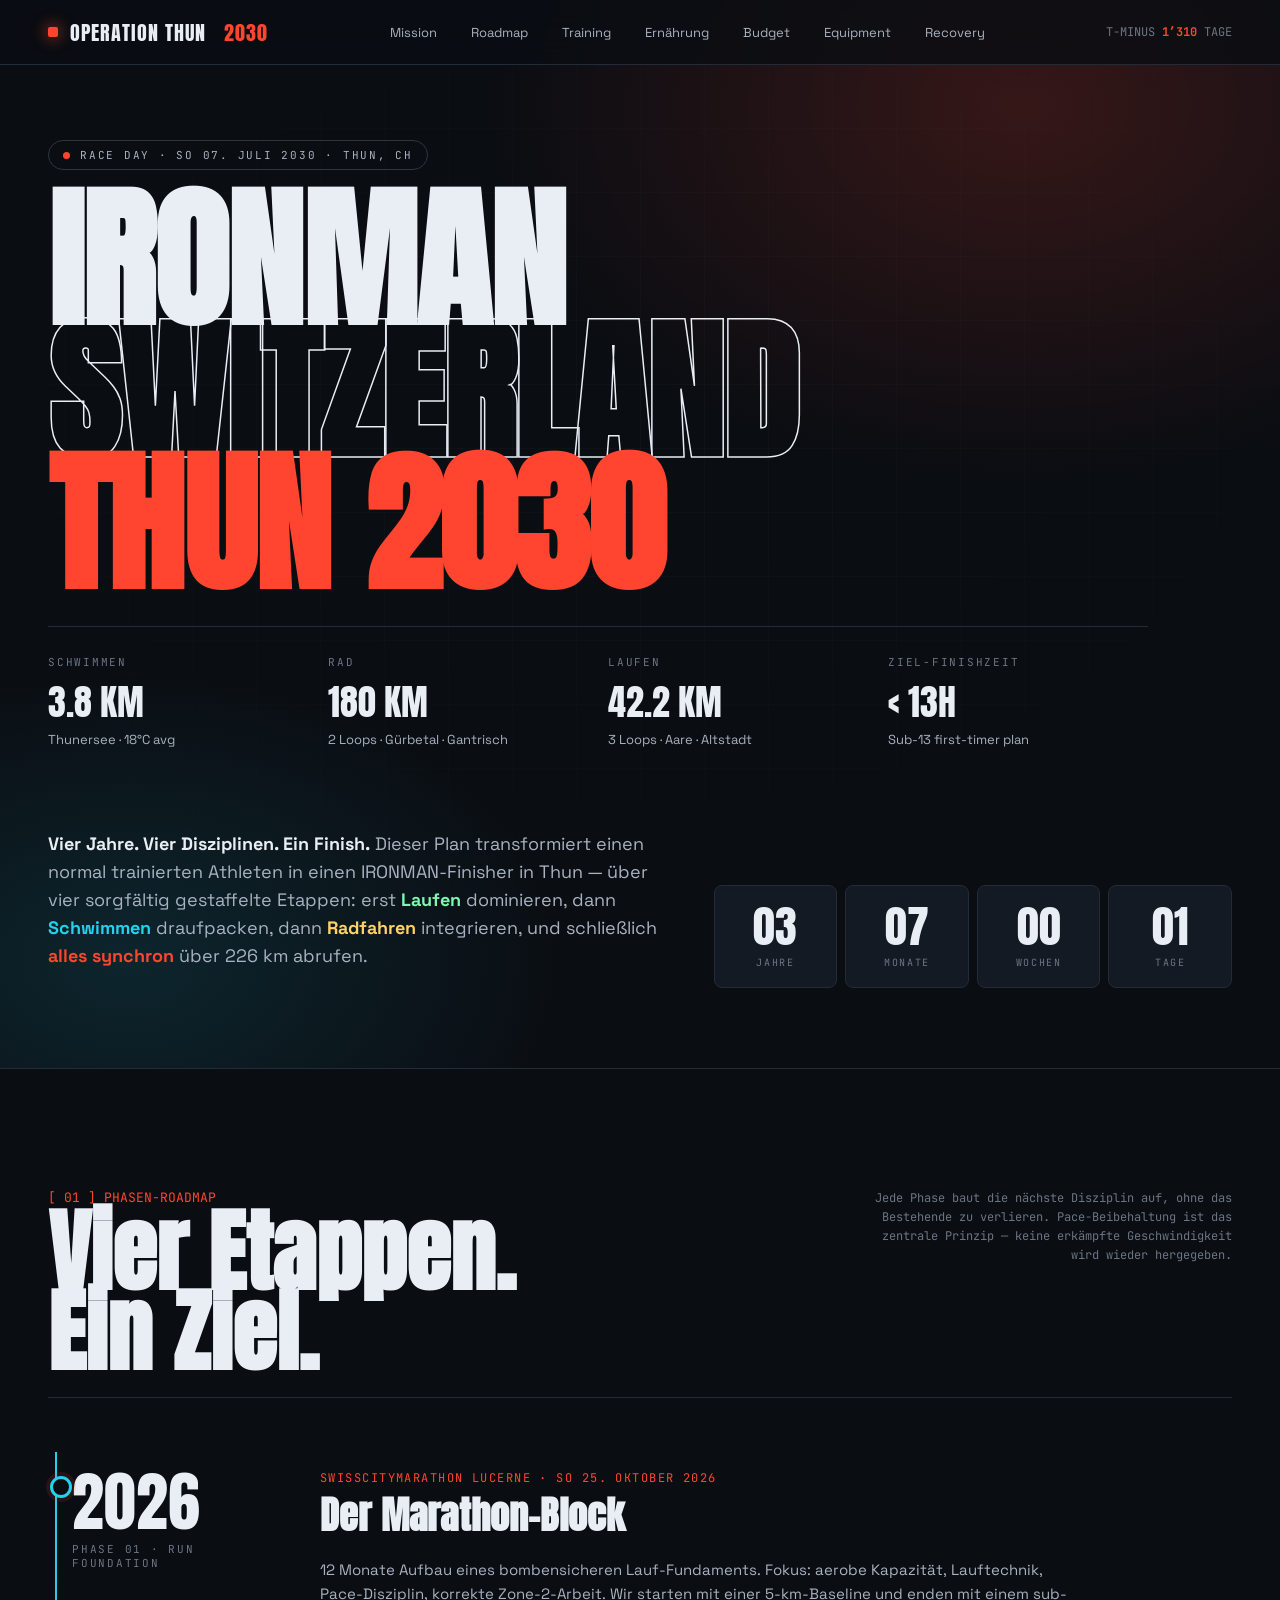
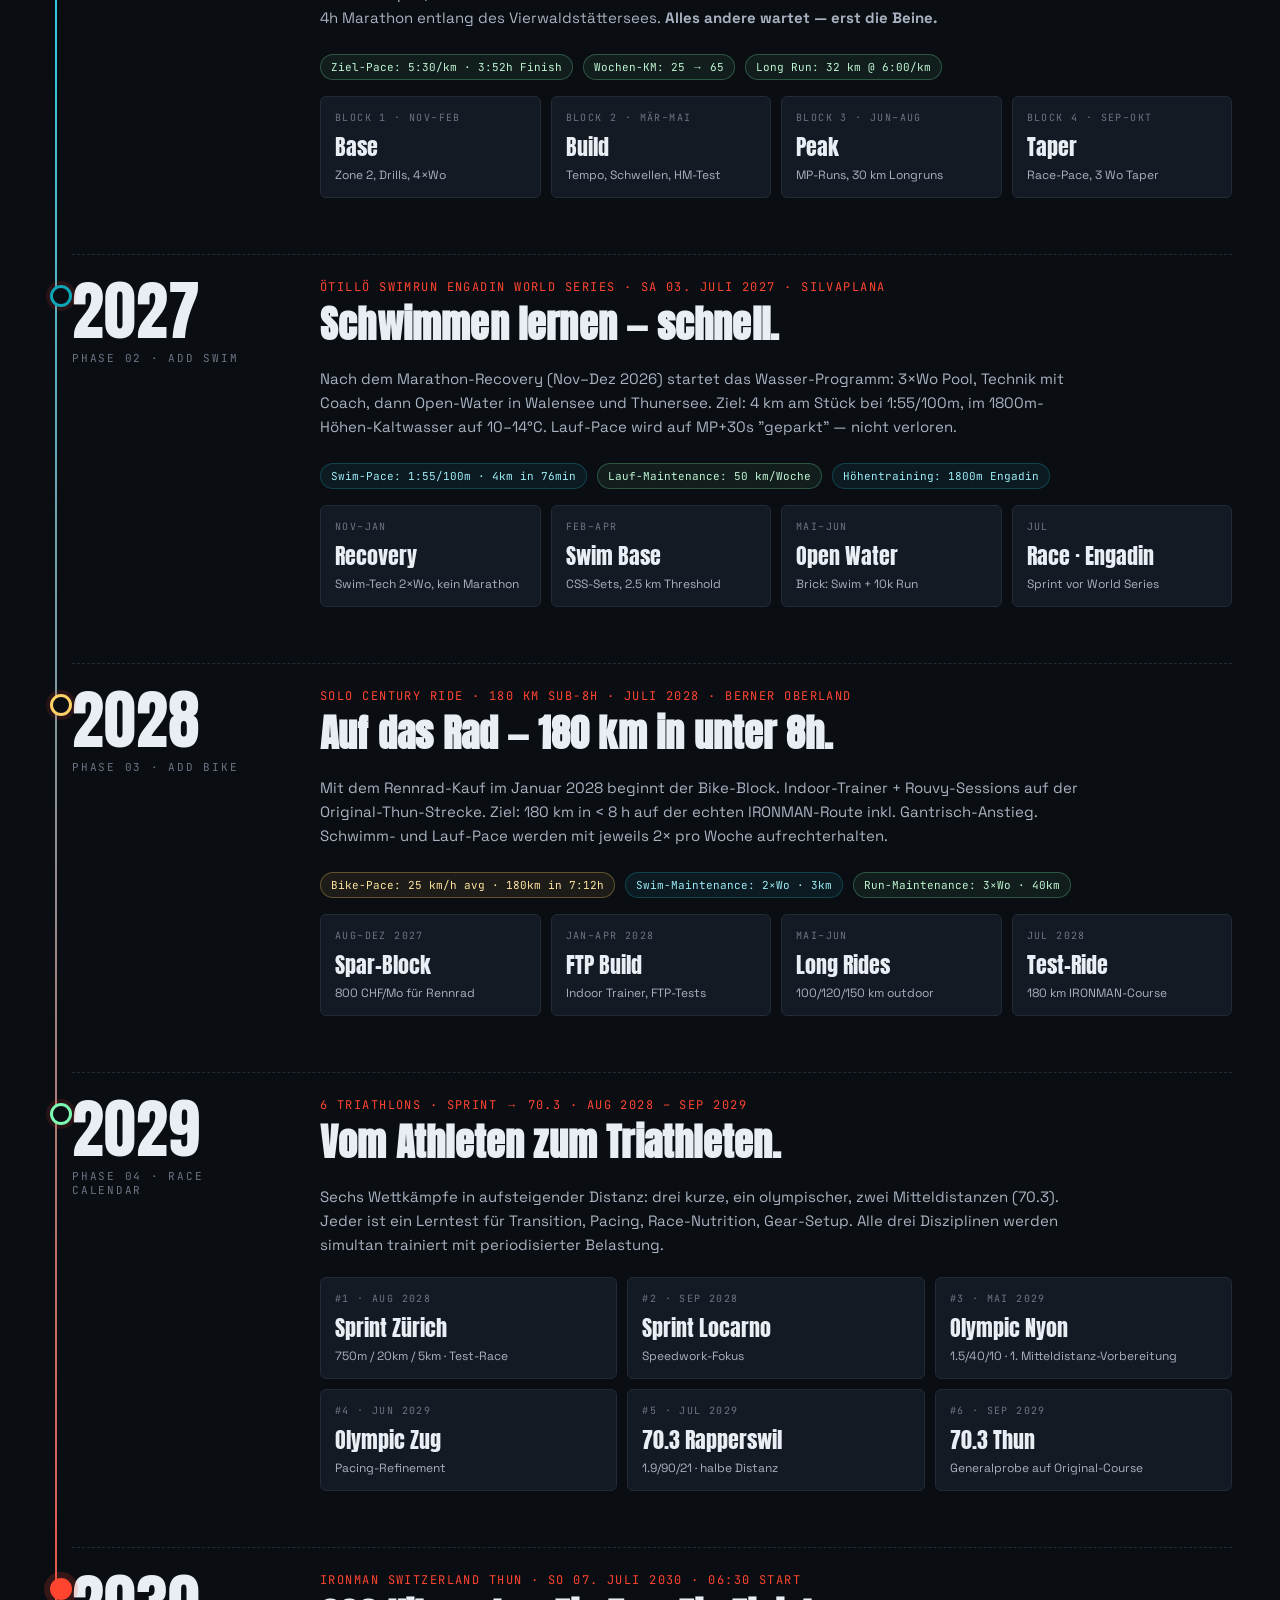
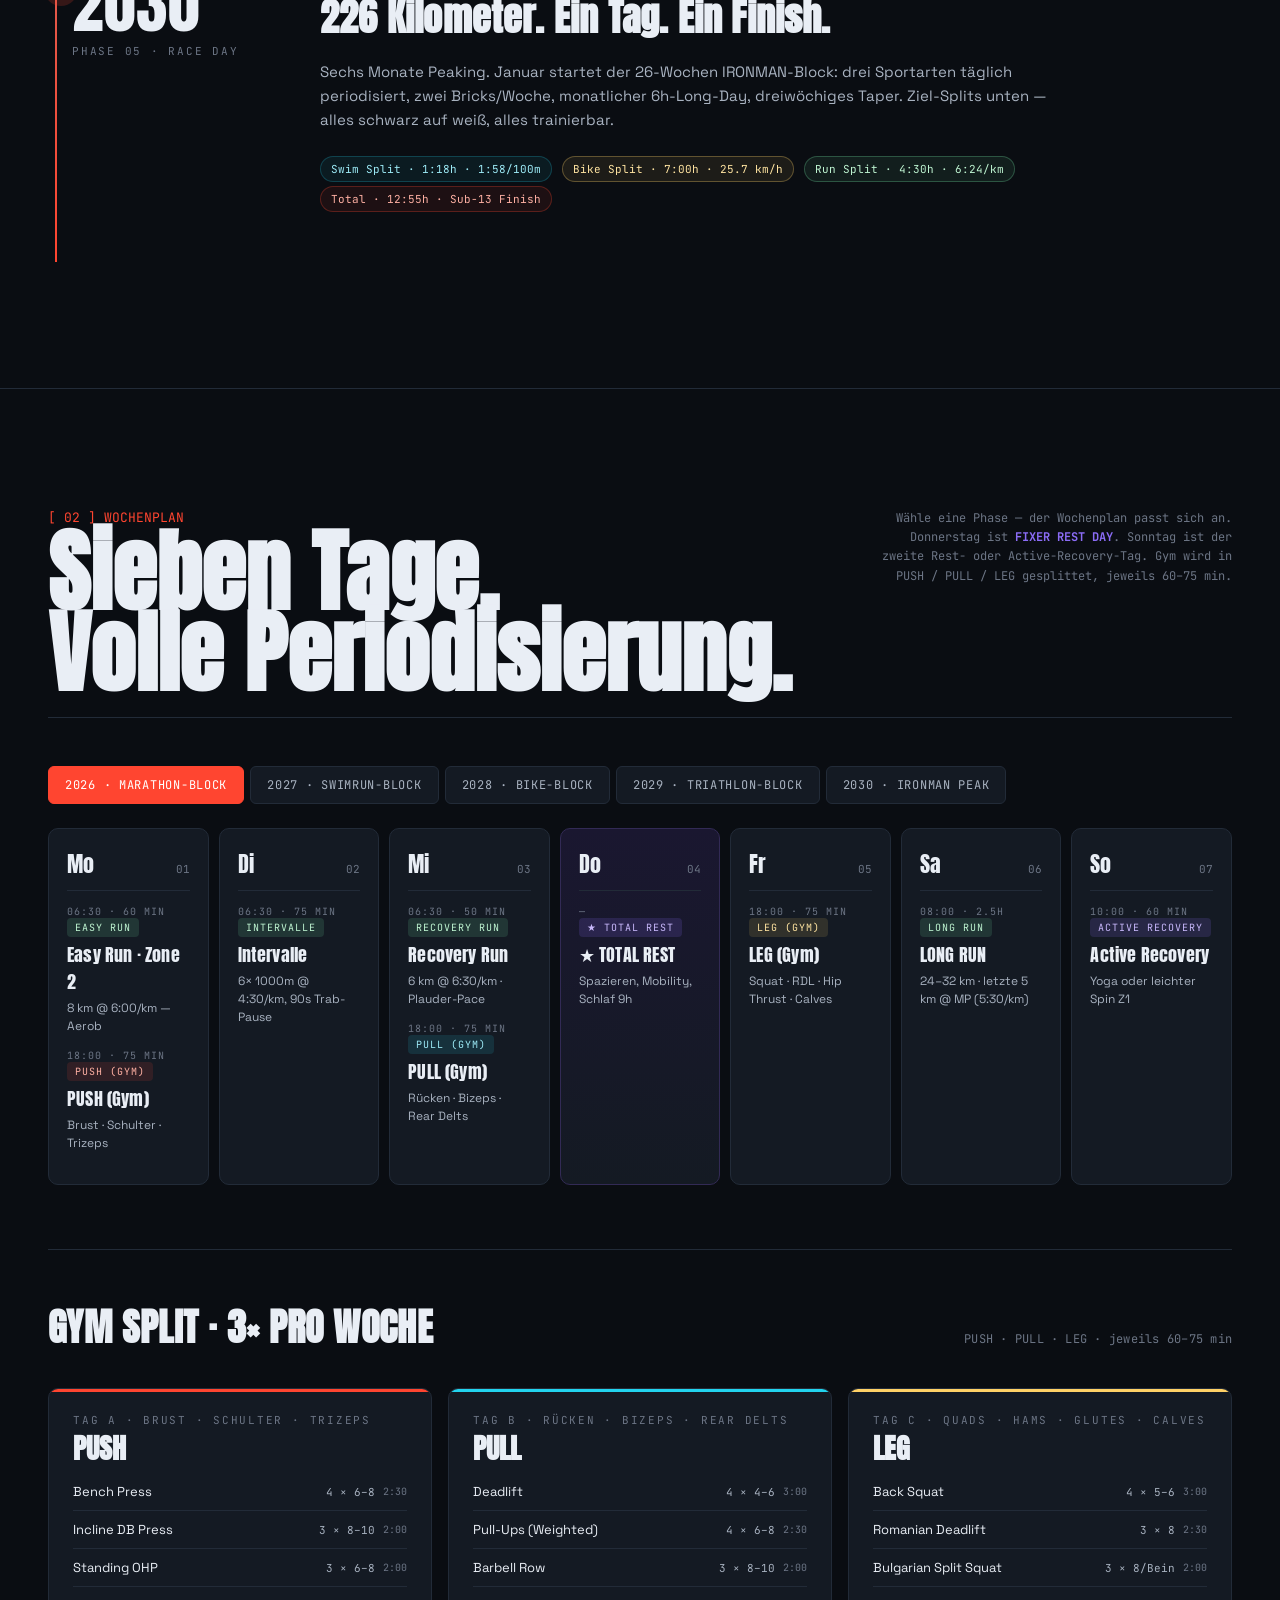
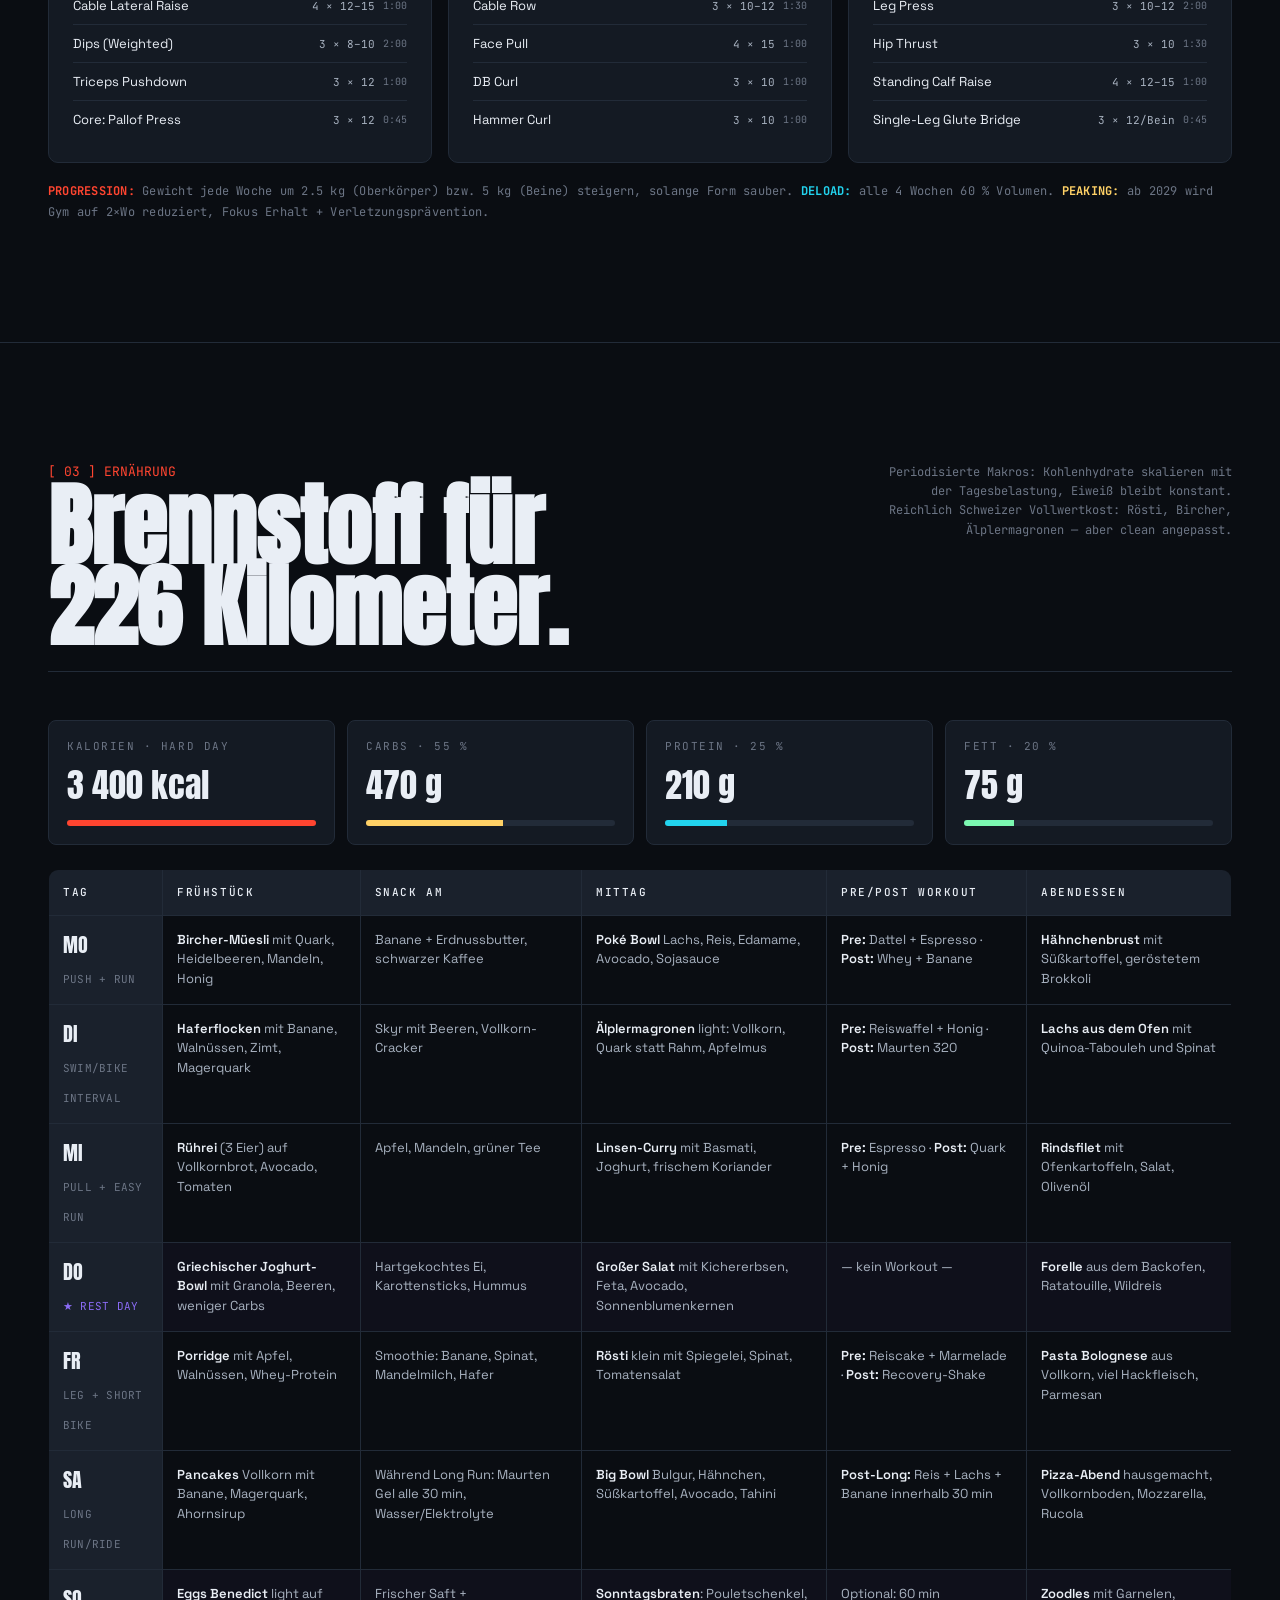
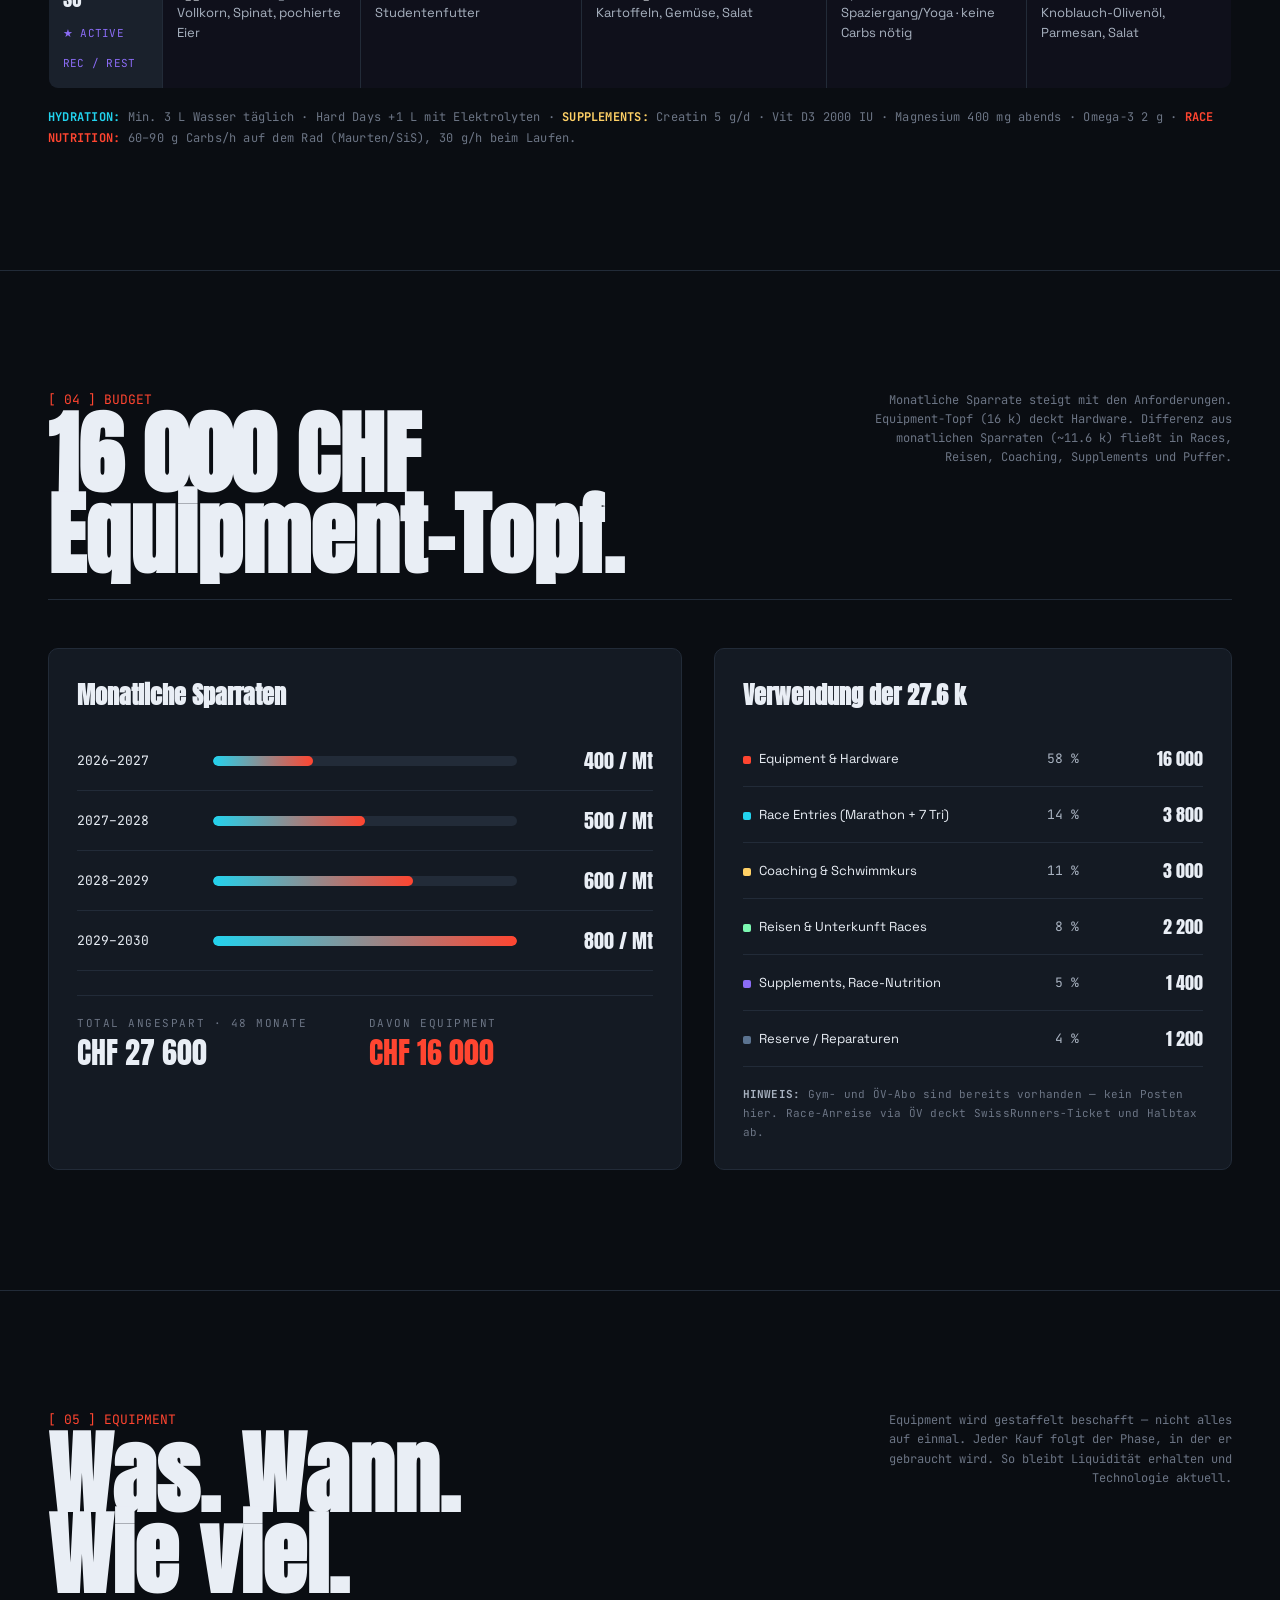
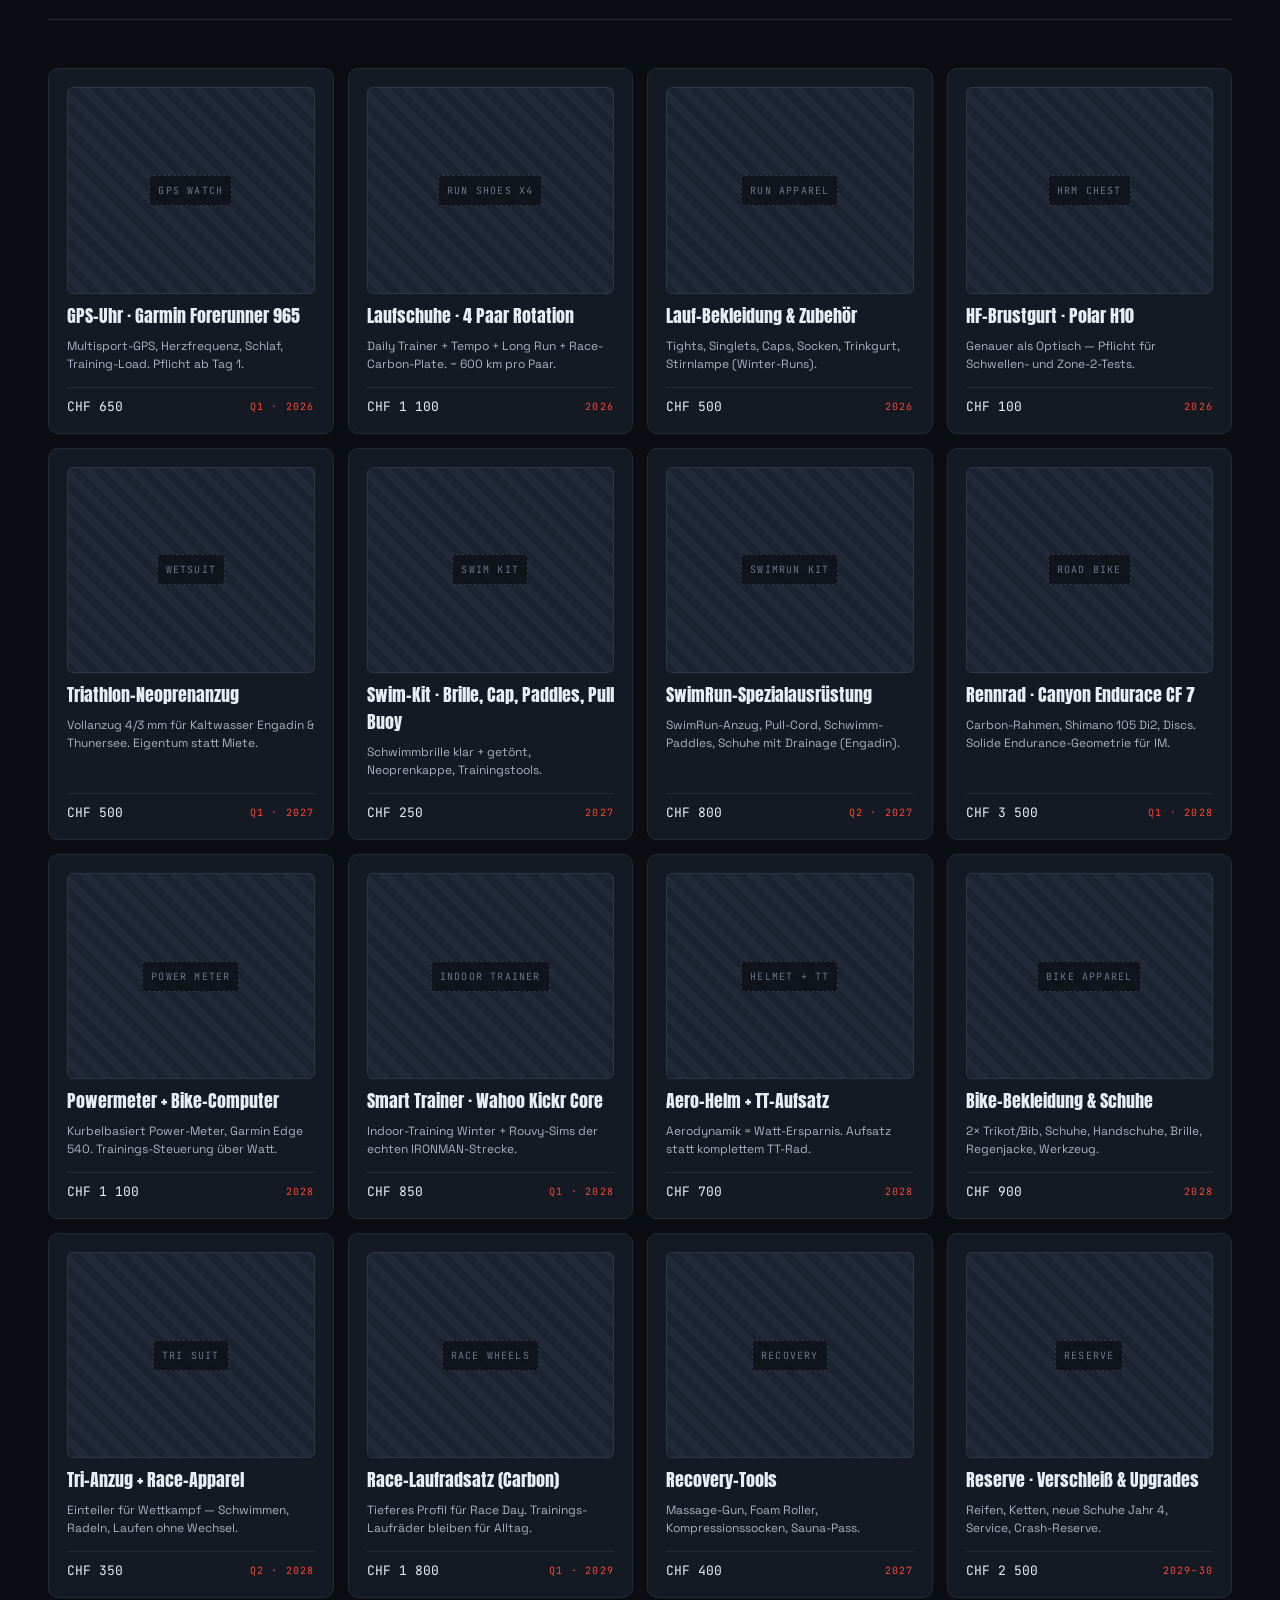
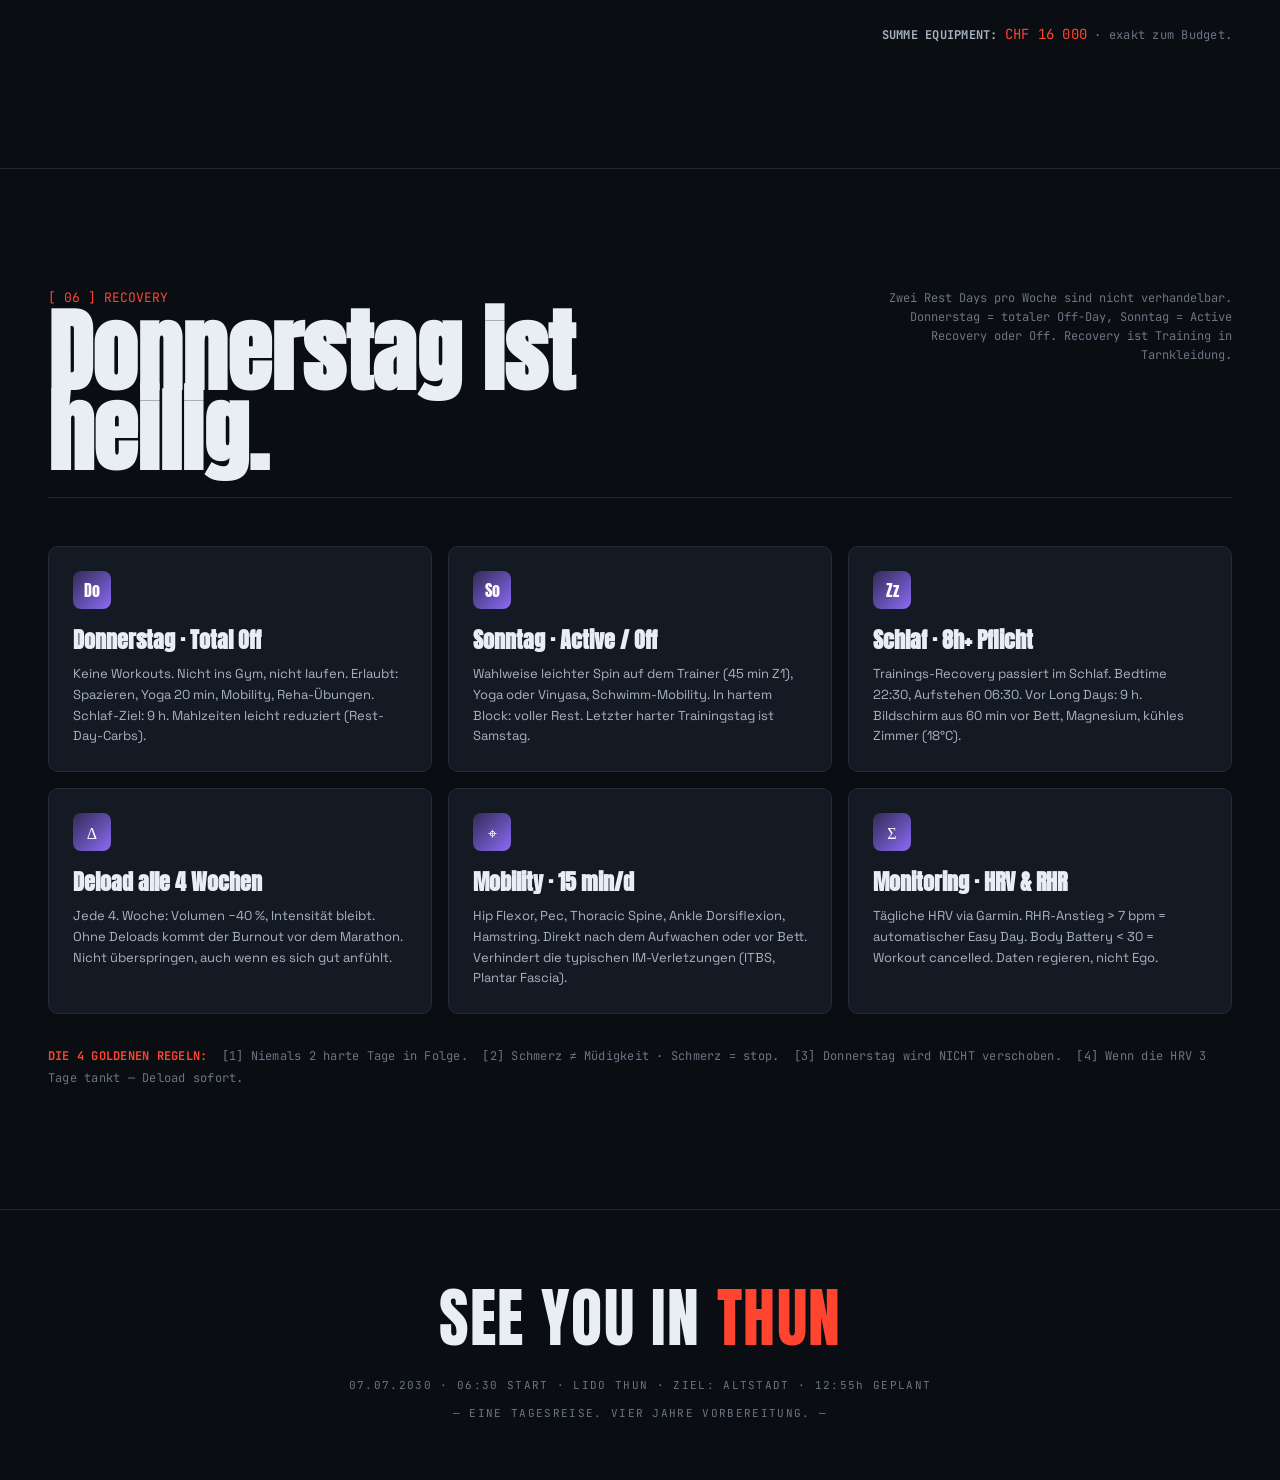
<file: Operation Thun 2030.html>
<!DOCTYPE html>
<html>
<head>
  <meta charset="utf-8">
  <title>OPERATION THUN 2030 — Mein Weg zum IRONMAN</title>
  <style>
    * { margin: 0; padding: 0; box-sizing: border-box; }
    body { background: #0a0d12; display: flex; align-items: center; justify-content: center; min-height: 100vh; font-family: -apple-system, BlinkMacSystemFont, sans-serif; }
    #__bundler_loading { position: fixed; bottom: 20px; right: 20px; font: 13px/1.4 -apple-system, BlinkMacSystemFont, sans-serif; color: #666; background: #fff; padding: 8px 14px; border-radius: 8px; box-shadow: 0 1px 4px rgba(0,0,0,0.12); z-index: 10000; }
    #__bundler_thumbnail { position: fixed; inset: 0; width: 100%; height: 100%; display: flex; align-items: center; justify-content: center; background: #0a0d12; z-index: 9999; }
    #__bundler_thumbnail svg { width: 100%; height: 100%; object-fit: contain; }
    #__bundler_placeholder { color: #999; font-size: 14px; }
  </style>
  <noscript>
    <style>#__bundler_loading { display: none; }</style>
    <div style="position:fixed;bottom:12px;left:12px;font:13px/1.4 -apple-system,BlinkMacSystemFont,sans-serif;color:#999;background:rgba(255,255,255,0.9);padding:6px 12px;border-radius:6px;box-shadow:0 1px 4px rgba(0,0,0,0.08);z-index:10000;">
      This page requires JavaScript to display.
    </div>
  </noscript>
</head>
<body>
  <div id="__bundler_thumbnail">
  <svg viewBox="0 0 1200 800" xmlns="http://www.w3.org/2000/svg">
    <rect width="1200" height="800" fill="#0a0d12"></rect>
    <text x="600" y="360" text-anchor="middle" font-family="Arial Black, sans-serif" font-size="200" font-weight="900" fill="#ff4530" letter-spacing="-5">2030</text>
    <text x="600" y="450" text-anchor="middle" font-family="Arial, sans-serif" font-size="60" font-weight="700" fill="#e9eef5" letter-spacing="8">THUN</text>
    <circle cx="600" cy="540" r="10" fill="#22d3ee"></circle>
    <circle cx="560" cy="540" r="10" fill="#ffd166"></circle>
    <circle cx="640" cy="540" r="10" fill="#7cf8b1"></circle>
  </svg>
</div>
  <div id="__bundler_loading">Unpacking...</div>

  <script>
    
document.addEventListener('DOMContentLoaded', async function() {
  const loading = document.getElementById('__bundler_loading');
  function setStatus(msg) { if (loading) loading.textContent = msg; }

  // Error sink persists across replaceWith since it's on window, not the DOM.
  window.addEventListener('error', function(e) {
    var p = document.body || document.documentElement;
    var d = document.getElementById('__bundler_err') || p.appendChild(document.createElement('div'));
    d.id = '__bundler_err';
    d.style.cssText = 'position:fixed;bottom:12px;left:12px;right:12px;font:12px/1.4 ui-monospace,monospace;background:#2a1215;color:#ff8a80;padding:10px 14px;border-radius:8px;border:1px solid #5c2b2e;z-index:99999;white-space:pre-wrap;max-height:40vh;overflow:auto';
    d.textContent = (d.textContent ? d.textContent + String.fromCharCode(10) : '') +
      '[bundle] ' + (e.message || e.type) +
      (e.filename ? ' (' + e.filename.slice(0, 60) + ':' + e.lineno + ')' : '');
  }, true);

  try {
    const manifestEl = document.querySelector('script[type="__bundler/manifest"]');
    const templateEl = document.querySelector('script[type="__bundler/template"]');
    if (!manifestEl || !templateEl) {
      setStatus('Error: missing bundle data');
      console.error('[bundler] Missing script tags — manifestEl:', !!manifestEl, 'templateEl:', !!templateEl);
      return;
    }

    const manifest = JSON.parse(manifestEl.textContent);
    let template = JSON.parse(templateEl.textContent);

    const uuids = Object.keys(manifest);
    setStatus('Unpacking ' + uuids.length + ' assets...');

    const blobUrls = {};
    await Promise.all(uuids.map(async (uuid) => {
      const entry = manifest[uuid];
      try {
        const binaryStr = atob(entry.data);
        const bytes = new Uint8Array(binaryStr.length);
        for (let i = 0; i < binaryStr.length; i++) bytes[i] = binaryStr.charCodeAt(i);

        let finalBytes = bytes;
        if (entry.compressed) {
          if (typeof DecompressionStream !== 'undefined') {
            const ds = new DecompressionStream('gzip');
            const writer = ds.writable.getWriter();
            const reader = ds.readable.getReader();
            writer.write(bytes);
            writer.close();
            const chunks = [];
            let totalLen = 0;
            while (true) {
              const { done, value } = await reader.read();
              if (done) break;
              chunks.push(value);
              totalLen += value.length;
            }
            finalBytes = new Uint8Array(totalLen);
            let offset = 0;
            for (const chunk of chunks) { finalBytes.set(chunk, offset); offset += chunk.length; }
          } else {
            console.warn('DecompressionStream not available, asset ' + uuid + ' may not render');
          }
        }

        blobUrls[uuid] = URL.createObjectURL(new Blob([finalBytes], { type: entry.mime }));
      } catch (err) {
        console.error('Failed to decode asset ' + uuid + ':', err);
        blobUrls[uuid] = URL.createObjectURL(new Blob([], { type: entry.mime }));
      }
    }));

    const extResEl = document.querySelector('script[type="__bundler/ext_resources"]');
    const extResources = extResEl ? JSON.parse(extResEl.textContent) : [];
    const resourceMap = {};
    for (const entry of extResources) {
      if (blobUrls[entry.uuid]) resourceMap[entry.id] = blobUrls[entry.uuid];
    }

    setStatus('Rendering...');
    for (const uuid of uuids) template = template.split(uuid).join(blobUrls[uuid]);

    // Strip integrity + crossorigin — blob URLs from a file:// document inherit
    // a null origin, so crossorigin forces a CORS fetch that SRI then rejects.
    // The manifest bytes are ours; SRI protects against CDN compromise, not this.
    template = template.replace(/\s+integrity="[^"]*"/gi, '').replace(/\s+crossorigin="[^"]*"/gi, '');

    const resourceScript = '<script>window.__resources = ' +
      JSON.stringify(resourceMap).split('</' + 'script>').join('<\\/' + 'script>') +
      ';</' + 'script>';
    // Inject after <head> so the DOCTYPE stays first; prepending the script
    // would push the parser into quirks mode. DOMParser always emits a <head>
    // (synthesizing one if the source HTML omitted it) but may carry
    // attributes through, so match the full opening tag. slice() rather than
    // replace() keeps us clear of $-pattern substitution in resourceScript.
    const headOpen = template.match(/<head[^>]*>/i);
    if (headOpen) {
      const i = headOpen.index + headOpen[0].length;
      template = template.slice(0, i) + resourceScript + template.slice(i);
    }

    // Parse the template and swap the root element. Scripts inserted via
    // DOMParser/replaceWith are inert per spec — re-create each with
    // createElement so they execute, awaiting onload for src scripts to
    // preserve ordering (React before ReactDOM before Babel before text/babel).
    const doc = new DOMParser().parseFromString(template, 'text/html');
    document.documentElement.replaceWith(doc.documentElement);
    const dead = Array.from(document.scripts);
    for (const old of dead) {
      const s = document.createElement('script');
      for (const a of old.attributes) s.setAttribute(a.name, a.value);
      s.textContent = old.textContent;
      // text/babel scripts with a src: fetch and inline. transformScriptTags
      // does XHR against the src, but blob:null/ from a file:// origin is
      // silently dropped. Inlining makes it a plain inline babel script,
      // which transformScriptTags handles unconditionally.
      if ((s.type === 'text/babel' || s.type === 'text/jsx') && s.src) {
        const r = await fetch(s.src);
        s.textContent = await r.text();
        s.removeAttribute('src');
      }
      const p = s.src ? new Promise(function(r) { s.onload = s.onerror = r; }) : null;
      old.replaceWith(s);
      if (p) await p;
    }
    // Babel standalone auto-transforms type=text/babel on DOMContentLoaded,
    // which fired before we swapped the document. Trigger manually if present.
    if (window.Babel && typeof window.Babel.transformScriptTags === 'function') {
      window.Babel.transformScriptTags();
    }
  } catch (err) {
    setStatus('Error unpacking: ' + err.message);
    console.error('Bundle unpack error:', err);
  }
});

  </script>

  <script type="__bundler/manifest">
{"3d452e9d-1709-4d7c-8486-9a2c45070c6d":{"mime":"font/woff2","compressed":false,"data":"d09GMgABAAAAACHoABEAAAAAVNwAACGFAAEAAAAAAAAAAAAAAAAAAAAAAAAAAAAAGoFqG45WHIJYBmAAgwwIgT4JnAwRCArXHM4TC4JIAAE2AiQDhQQEIAWEDAeNDwyBYRviTTVj3M3sdiCgcqupQfL/f0uQcoRp2aWFeZFhp9hYLle3sAqVYFVZpRJFE0yK9hLRpI5EIoQTna85N97RNdJZz95JXSc3EK5WtKy/3larMQNbvnIoFYdS7XDpwHgDGeGkeBaVML6ZedAa4mPH+/pohfply9k7WX2VvekjJJmF/3ibfp1bVQ+6JdmWJaM8gOQh2UOSvUBa8uoPQhANh5sSh0xRwEkCZPfP89v8c3n4CCcYSWhTNoodgI2VmDMKjG3GMtSVzSrb+HPl2rW6KL8josbQvf8A6wgZBagAhYqLggLA+GoUrhbRVtcS2dYDPQZs6cX87pCigBJVyM7LunV7QCUEz6fN5KJKWIGv/LBHG6CDDcmUsM8hKSid91zULurtqqc9jH3afskXM95MyBWXLSrEFjFJ7nPTQ1PSlRxvlz+PC/j2zjEmH3RX5XcN3AXccBqbocqE/2hd92RKo1V0ulLetGg5d75Qbm8p1kd+a4AwL6+YI5IiE2Wjo7Ft5lwaXZTdxEor/z+bVmn9rv5jSfa8sca7B0ixpfEBcZKUfrmhurplqzVaS7I9a0kLhgVpiVv2IGsOGDXs0xwBRJcD8ssvu/SyC8JLEw7i4GyNtFmxpDRD8OQQ/VLv9zP/M6Br0s3xEhdhxBERsRG2/t3y6ikRApryn5OvIjCgRguiiwFhYUGMmULM2UEcuEE8eEN8hUPEpDARIiFyckiuPJhCRTDFqiAKdTD16iHTzYA0aIaZZSGkRSvMSl2Qbt0wvdZDEAwwBVwOWINQiEnkUVCqVadBK0SDmFSuQkUUatRq0KhJsxbImfd/NwRo8SQhrB1KZUA7tFSUAQ0RQPcPBwgBdvDpqjIQTOUEGB9unSugC3BONTgSIJDS9AtZgNq1JIujxE7LkBF1tOE0IVQEqMuYMKhznCnIXDjoIWDJmCFtCJSTIC49y0DEvZqg9q+EgUC5VtcxAtuxJWTvh1otMXSRepPoeG18Qyh8uBGywWGKgUG3gIujUN/Wje86C/l6hunrKm8/j9cmTQkphdM5ODYZXCTnMY5ntyLwSXEInDYU8TOWJoQciD/[base64]/HDj8FmCZ5M9eEdsEFS16WDDpKUQmoh3spYMilNukggSzZYsoYSUNp905BuAVTAP+Fbxj/bGTBBeCuvl4TWV2s6jQlj9rfHGjhm0E6FS0YexxmUgiLbbqr5Vf9sgxSFWta87m6YMlXVdr7usbnCxP469K3hqUmBc3bxV/rWFgfQ7wUaB66PF6PCtLEM5bmjdT1OwQ/AAcEcQ4fLY/VRpaxHh4E6vFIG0X7bo7xUPgZa9ULK9jVFy66MUyeh+2fkIen9UB5NnMW+CKE9ONYbxhChMo/PB0EkSMA1mAawbr3CfGu3ZqwUTSBQJGl5hHOfJIPrHbBcqS7K4wbzG/yLNDY8sLgRE7g2AwyyzJbmqDmKCCcWQ93EJaO0Sqofk7Adj5ZWgE0oQbwqhFHst7KrGVsdc1wnIjhMT7fHLoZgUITAjGEqMZ/qqH0shgxhfADvKEsVBjEEqICCJBgQF7Jc3Gc0KQF0UUFNHah8RyIEMWgjbHnNgQkarS3D6dxPa7PjThnyJ4CtZOCtDjuRabDG9OCWLdrBWogTcUtgC+LrvEj5tc5lLULwbEbFrzDr+yuVcBZcOH1pug0C/TmbP2F0FUA0vs83C7AMnA9donEzwQxdQCXMkVEBAyYUgVDWuKrSOu01xFGxCiYhfPP/226o/sHyHkISFM8FUqlPQ7YQ5OBq15ka98ob3LgQKfBp2Pgb89BSr0XOJF3b4mDR8AGgAQoJb74P4TlTM3gpgvfQkKrKYi1aJCrlqYIWiKpC6YhFE0YunBThMD5IQtAEYgqCIk/IxUYKrFU0VVMXykDZQyV01PCxHTG6nHNx7OAuVkszWFlLo55LMwmsIiNJWwtZWcZa4s5WMnRKk7WEGnnooOrTs7W8qTioZeXdbytV/o35/mu9wklC2JOm4F5vIBsCOSRblRGxTAQKTJFlVSmSxtCMBmXOhy3JvJ4+igqZxPwrLLTxXq1K8vudwdlr6Sb46xyt5i4cdHHWG3UvmgBCPAQhlHk/Qk0PvgeefczsDVl+pLm0j59htr8X1UlljPdNdYCLwB10IGGyTsIaP3cQaFWrYNBmn3WO7Pk+wSUlHyhvb4voyyh/[base64]/gMRUHx0CMhS4zY2gcBJQjEc13lgbId4hp1xE5qaLknjRoDH7ZgwknBnphzNEbOltp7Tt3zftylrewqOdkCYmT2PQaKOAdyEq89/Yw9mrQwEaex1kCDxT3y7NeBXA+AxN5pAlxKPEDg3icL3N2QlXSVBwLaOPevk04AfT0WkNxaG/a1cPM6KryTeJXjVxChBukwzbPkgz4SFMZ+VE2ik4aUWYdfmDftbF6iLHcBFg1ozZNKr3275VU9mDSbBGbbxrHQ4KzRzwJQwcLiBeBIfvOsk008ZHXAncanfJmCc2cmLmlROulm0f8Jik/SBSDDGd18f7r6Hw70G8jpXqQmXBUTvh/ZennLFHHlxliAKd/[base64]/uGpu/z7EWSzjO16Mg4fCJIOIjdCAwAIEeBIYgMAKBMQhMQGAKAjMQmIPUViD1qmWrjYnUS197tC1UliEr23Z4DQ7XHV8ysWMdImNZ0KrmDf12nzvKMwFgG4OP1WIXDjbd3liPi9D9YbgfPfU3p2juuNoW5Inz49tYgrUc2C1DnDuzqzrC4AAUMH2hG2VL9/19juxAahn7UARYvowcu6jO1Y49/QqEs5kO+yhUDW5IJWPARMzk2/[base64]/jPlRSqzXOkyeuBVwrJ62y2tvrl8GZnHXDWwvmmXWfPf2gBbBfvXSR03Tc9jwXEeqlQAqeP2GYmGkMUseqrOlez5F6dvtTM1n7JfM5Gz3Fl8GB67X+Cjh0bXumbbaN7Z5+A5IVa0vsah4GW9SPgl/MmKfB8dPbqVVqqXTDRuM1FD1n/dwKX9d/F+ONTH5RKnvCWjeM3TIFG11l15fBWi8w6oYizgWrueWRMw1w0+/v/bCDKHdPWbGdeCC3Jm+jgO7k2I3uHZ/[base64]/[base64]/VMNXtDyfVypiGp0Se7gMdPODjAn7mkOOemnd/l0+JNIEglDSX52IITWY3IHk9+WTA/Cyatz/a92FD9ZiS1O5TTGcrdj1dmZ++uhScWDQqvsKz9kzq/nevqcx242kTvpRTHJ4g2Gcp8tliWFWSP/O7FFXE1Q18mR7HUT8ekoiOJyiqrSlWeb8ZfrbiSnhHl8fQH7aITzdcZmJ9RgFyk32GJ7lpz/Gh66TzN5WcWhTdcVjcNihMxzOqGurzMvF3xnchSzxiHYmX6wQsqt2xu/MSinRi45OH4LA/El7ctdKrZvqx94i84XKfJ0oJTPs5eA2qq1wC9jQ1Ddbr6k/tskcPPBnw9md9mdjOIy+kS74AXMoMISYlJ17P92UjRGmxxLt+LIeQjtqHSLORLxdDYHSjK/aQiG25IKKS4D05HcChWwTrU4R85BJW8owpbVgV7TeVCWbh6X5CqCdRwZU0UqFmUhIHDsswUZao/jO903ETAz6Vc5+bIqZPbZY34rjbC8cQqx3o4hyT29Zo8F5kRoNXSpJDr141nczRS8mNSiVGgl5OIfbMXUDtzFkpEMnX9zKu7Hc1AWp6/mtgPv62yUypm4ejqfWDEcYMvv0mHbOKuKDJk0bipYWmULwMTgrS0mUSqRtlYn2FEqkpWRE0vfq9Jn7N9z+7KY/Urp4Z2csSXoRxlUljiS6UnwAH5aRazTedoz+4Onk2JUXj9/196P4ImhM6XAnMLozdVZk0tyUWG6Ird77+r+HxA9BL5+N9EmrGwz06UV+i/Jjqy4EfXhIHAwUslP8Uu2NYp2dLKVuKcEmcR6Ux1vziv74zo9RSJSEv6BEO/H4QnKMzd8ESJRRa10sdfRMCw2z5WuiTGNH/5x1pFAoVvMdxdm2Yhs+44moLWKeR2qKa1hoCj+Yz2Hec9skanAvSwlUf+tP2CaDYhGotbI7PTuuft6nac3pDrSgUChJ9IZZ1fbXmheKds8qr+I8kXTUR4XlpKSRjDSH7x9/XXdKVrZpWm3ufqP0Wrmvno1JuPX6cHZMStK5ufvJFDKZ9kbr2dDDVJz2Bp0b2mKC6xa8aV/U7tjX8KvUyiTBbc9/bRv0LMG9IyKiwx0omNqWgdUy2HyKz22L+fS+1r0+YKC+ZmDBbWpSZZHyxOv+RTltwdGlniPs9GWkEct9rr1qn+iK1SEOtMEdQ74mQyc+muztQr7MAxRMbU3fArGGYaXS9/V9i/0Hsh49jV9C9LO+aHqcv6cwM89+z8FE08yGJTMqmzpXyMo6/cHNg+ccfylrjomnL+tYxRz3iMSIkKis5Fj/PjIz8uVd86cm7vMqtJXbiEwblG0R5vEZ03N9Cm2ybUUctGAet/plVn9/Es0lb220jTSTmHENV7HK3I38QtMk9hFm4WY8ocEMLjM4vOxlouX6JOaA62jr2mexIJ4VXTul13/0nEndAczH0dnC28Bx+sTxgbHRlbVUlCefx3xu2gZ3K284nbjhplr38X8OiuyceZh0MwjlffKL42b+KriIfujdEwKbet2FR9+iv0YtmHUuzeOP3dKenqP5o3M34G6ZxBYn1XKy9XUP2yY76136EoolLciwjTQTm/GCtYnUzsLHPraMXlgv8ZyrfaBgya5p/W2lijST2LNb27dKSiQ17TWQJkp62dE56QIDJ/OYqbUi43yRBzvbo/bkAPbDV5AvELMStpVf+b9O8QURl2g1KGpNrzd8WLT0zOJZ/snbtbdo5wTl+G7xBTVR0ApGWHICZ9LGLC7xnAMr3d6ZkSQ6v93e7/3f96fUXdwE+QLOflUBbz7jxh/oqlO1Mc97U+99Gbi/d2vpZSyQbM6jSM24bsysyBW58VtjX1ysosuXb78eww3hWdsFynzM5mkNpacOPcRpA0+HQkPhJkNbcN3EJ+2L2hNvND16K8C9Z+nRW6MB/luDhQ+oPc7n3RnpJsS1L2rn6CYmHKvGtEGznZ4TWnfAVPYROu6UtPlLP3svpe/TxP0HPG9fyr2zOrYcP+GT2TLZ7CfCzZG2ZLLWUGRCfdDZ9efQzEOUU/MPS8TTbOUpcK9LPHJTvUJDq/gZfO7D12wQ4F6bEh5ATZBEKG2zbOyQ91BcyU/TtnROOh1OdcUuCn46vJ51hfS6Rrnt/rr0QqcUZoizG0seZZYXhmegMovPSM7V2Rt/qomfg9A8MdXs8FgmW6d1ZjCGTUOvdwQf/PZZLs4uHMHvlzu5TJod7dCJRDwompQbnayVL6DJZAnZPAqB0y9ABOqGqDYpooRxxdiMAr1XiMmJ6LtyYcbQ5TIbUhNSk/qn+VcQuQksZZGIPMNmqVn9cmxHHNB1RKM4MFGBjk1+AHX6jgP8AOo4OIKoJCWHKGyQHA7Y0NeSkz4b3W3EZAssCvGyK/6PIzwwc5KPoxmO83E0c3AEUZ6as6DQAj7O+TOSfNdicNCO+kRlvmkbqDrqSg5aWWBvyl8H9ly/toJC/40kyrgwVWmbcvu+Fe0LuvNr3L2vWje686vozu8zn1OoC6I6NetyqwY/nVr2Wz2KDPRnODo6f8FfjCLOkaTGpyb2T01eIXlMMyRiB8fTbZaamZLdzBTrgqnW/Elmue59USySLHmUp2amZksKB1avVQctoKdZGyswZkSiVEgWlWALn3mh1EzIsOCEwwmiPDUzJTtiygS1oKkXwuXF+Z8EB+2olQJ8jW3a5aZaAFP9NogVpiPpqy3gr7ZSKwiMwUE76gspChCPcmyRIAEIetLU2JkOB8aVFRkEUmuNlne6tC/fzvzh6anuMuCCz4H6w+D33wGcD/xF7RZjzerc/2ptQZMFuMkoODoe1S6sbmUwT2y8n/yX+aGYQh7mVx0FBvyOcgp7O1+7uh9nmV5RW4Eh8eL+sv6dmmpCifS4VisixMBFmyhMJjdqGyIrrk7GiOldx04C2IW6Cr82GkdrF6/5ntoqA19iZQ3yX7iIb2xCMzS+MY+CjuJ91+r3sWtlDhQaHRE3lnBw91ymJQ/jLpBooqoRXMtUAiNFIZNAGMJWahvUVTZfUAz01NsZkpCB4nvHujaDyjYWa8hi5YKygMrMzkQdqSVyPcYu/lkZyoUsEButaK5gcFBSFdJH06SEe4EO9172t+U6NaQSV7WAe+EE1OwHJBOhp2ZOlOXshzb4bslhH0zWVXU+7PNEjRp9vy9DmIxKPMV/TzJdDuUH1ZQLWcjNPMgGc02l/Lbmucwv0mMGAomaWY0VZUQlMJIrZBIKtQH8XSZtynLWTtP4y+lxiHW5p1zvqZnC89fzATJ7bVNLdtMMMMeexSX/OO46Ccl1DKsrOeH4MOWta3CmK9CMwBT2HHDfXLhJ+zqCplIow6En251rvhv6lYg/uu2l6uhHY4aW9UY0G30oXALDw/xZJE76en0gIp1kpbSfjoAevWHZqrQTK1l10mZLSkWEKL0pWbfZdflJlfu+d9zdSZM4dG0G9C8aeprbDoWO7RaovJNBiHnroOQXwEOchyy25Pfg4bmQGcsQTDlaXRHjdXt7dbtmBhrkdnPctrVXteuSkGaY7D0iyK5Ryp1zKbYVdzp/L+6T3uw1mQ1tlAJsweLsti+rJUv3jx2TdN8czDjn2tcq1lZ7TQpGGqV2c+TTKykxLXCr4j3TBWlsPPKKu51okmf78pccX4cBdauSF1FvVE4xowpV3mSomp7HG5Gc54tSum8OOce5VhHTONpJCddeM5v0XVWmm9mm5wx6ydnSVm/Y9a0ScqOE0qxdDZPZvr2EK3V9nbfbA31Lbn9r7BdoXNpYsvNEstlEAuEuhsB+PRowJdkbSL7E/XDu8gzLyDY5/oTKb3W3Lb2ZbwWHekdDxD7ks/gbv3iJSdcSLryqm5VFErnOoMcFuqAue/ijtQzc6NF+1Gk8/qeBbhZ+DjhQcorQYyDxcUAnJqHjVf3m5tzp7W+J/QJTJpnpNQxssWlOYnxogknzlvVedqgFOmLQb2tOrGt9Q/3DZZjSnvqJb1r0JzCgjIdgqR+eg7XqzfxgHU3DAVoDtAcULkXfq0iDtygjbPFQwyIuMzdjjY9PBF9WP5hifdNPt7GVtkyCP9kKHUI9OimGa/bhad7EZto89KLRlFV1jvBn/B0uhZwIfwOBi+ezzGJJxIEdTbDSebR4vJl/[base64]/DgCoo22lquAWGn/pkz939nYE9/cJDuNsDdanVby18HGGSZl7sQLaUqzFX8/s8m2SW/qPQaLlxiOJthZr5PGpvwN+mao+jzm3tGozOQOHypJzyDuR7LdbX2fY1O2+v3t/Qz2lCJmm4oVI2Yipfj4hVL7mi1FOt5KCFvn1Uco8ixdrUaTen+D7JLGNqLhjUmgi6cLrFPig2fBA+p9NdoR1WaTI1D8xTf47+UMGlVr3kjyLJPbs0TcNwfpcG6oVs6V9qzqzVs9tmrqm/k240qLo6GUfRhqz7QHbKqScOnF5bSapr9afwBnZdBWJpr0d9/ohCqaQlNeTR6ey+1xRIkDZLFwEwI7aNDilnXEAmje0R0QTVXzPO2Kem3vSSJYlr7BdC61bhrk/sDc+nnUaE/IGjdbR1pMQ0Q5CYrVNujDME4edUVOuOLq9AJm00Gbj4vx1Jy332sKO9pZLdajuLTYfpgilwdVxkOIi1ca/iYJi2TPkrOWM0uXyWYRmP+Si+oqTULfHjSFPe1V2FdEK/y6KMR2z4aaFW/UYwi0QGIJ4oOXjGjCXW5deT+xpAdWfoh0dUrv5XGz7pZiOqIVt/4bGOcOJs3h1z7oi9HQ3BpslURPvXwFKkV5/7IEJ81hbCN8VZOdsIkao62JkUaFDD8WfIHhnfCCnJ5dd8PglPoMcOGLR+0DfgLng+IWwb5mXLkk4h3SOYNXjdnwhV6Y97k/vPYlNRxsG2a26fqwqX25/8Pfvn5uNpEQVkp49TGYkPFmRdIDc55iXuW7LDDkjUVW7O2yR4hikcOcUna/fJktmXbB7CMsEYD3rJQQUrxmdw3ixkcXN4xz0Stgg5Dcdi+WEkqRWDCzsx34bkGxK9cIE5w/F3GFRE91pIXtUN96f9PAPxdyf8iPgFVW1seduPOPdzkO+tTYeT/Z7/+Pcs69/yjRKwB/6u4fB/y57Pze6arTPP5+LwE9ADICAAR+ls995YhNVMVA0fL6vlEnicwwJD7u/SvG1VWPg1UJkcxpafcDHOCRg7gpk9zFByBijGvqJP4KPxCl9xvI2wtdx/1W6PCU8KBbocJd7Cn8S4BOe+TsOJR+UqoFtWxtB0WUrxoIqzbDakrZRbEJfLxUdiOhTQroIu4tH8HrEcsivF1VJ0hFhfsReoFP2MnUEbiPY7/xklum/INkX4ldyicJuhU6VpD6fKDL971ovn7oEeA7kpBkUUPgIMtSwBeGpgARAlT5MKiDAsAP/KpfEaH6fEUCmuErYhzsvSIRw+orqgkRrXALXRTtMgU8R0FXXaGaB3shG+WqFKmgZDW7UpESqPKLKvBcd5QQUv7KVLmYshUrz1RKp8rOKkHRVYaEKJkSrivHOuPCk6k9le/VSgJVeCEqgSRPTcmOG7c64dtIYxqlVGWmqr2uq6dLUckFsSpQjFao91cXBILc1Q5VyZRMhbyIK6VoVRs11VJyndSgVIUgn8mPpuEcLVCEKinlXJTcrUsVQqryPFMiTz49BXtVe3tBiCKwI6nxEZQP9OyWfP/[base64]/hi3WKDbNoO67k26J1jzI5nie/ffHTsKr24WF0ojIJmyYDGiRose4Vwk+dL7sfp2ZeYCGhCQTFkoi96MC/GntlIZn65bDwoHgBYJxe4T46lzx6o/3neE6bM2xGjmgoGjtGgREPTYZoNEH0Rozd1guI8ckYn/EYt9LNBsFysLc4IFDSIyKlvEhAbdMw+DQun33f1fUIamBf33ULzRWihtArK9rIjApC7osShbmXPQAZI4R1cFjbTQ36V1/[base64]/TIWQWiy4QSF7lA7S4IgnPap+5wcw4tWGvKSnKArMorM0sHl4XjZU/6tFBNwUVCWTqielsCn6fBB1/DQamdy2z4INJe/0WJMlYrsEbO0qG/CQw3WD++Iqi7ji5GdThPUIua6TyrfCjxacI886OwTd24DTBr/RvLsSlPyYMnfS+Wm6GoDUAAA=="},"e634629a-a005-4303-86f7-daf7e3eeeab9":{"mime":"font/woff2","compressed":false,"data":"d09GMgABAAAAAHp8ABEAAAABOkAAAHoZAAEAAAAAAAAAAAAAAAAAAAAAAAAAAAAAGoZEG7MOHIYiBmAAjVwIgT4JnAwRCAqDrlyDgiILilIAATYCJAOVIAQgBYQMB7BeDIFhW4gdcQO36bSK0902AOpr518jRpUw3XTHyO3gk/+5uVbBOGYJOA9CuNvLT8z+//8Tk4qMmRRM2sGGTo7qf8giI11QE/L2ypEgLsiwadsLSd08Eg62cgpSL+RxdxPXw8YhCLJYUDi7o0wvNNJskeFg61NBhuMhbHjiWTUedFTROfBTvbWOHQ1KFg64OtekLsrYcWbsxdvyR54w+zLEyWKxRCdSXrf4Fe9RLmlRrv6OPt/b/cXUi7XgCS08iybPWu2+l+iC4PugI/PPB38w6EtjbCNq4cWdxW+e+8nt/0Cv2tWvGxxoUb9oshXJ1kKvtwqMXR4j2lUnIl7o4/v7/osVuQ/uh1Qtj767muQIIGfgq5vH83O7e38bGzGQzDEijSKHDsQa0SYOnU1ZRRhJpBgJDBsMkLICFQtpdUYjbBhj1Hxw8/89JwkBwpx38OCNMX++7cCoTmW/qhc1pkY0AwDoB3i7/cPduadxyMhax3GcM+bhzh3u3OCWm+YNY4yKxhdSoZKShpkWKvoqq36Ukl3/SOt3jSW/9f2auKb9DSTtb2KtvjaMxulX9Io24vF36V7RZdg0E1mXk/xDtJE6haRVMNHJsuzW3mgF9R9tNS8q8CAvfHyYQexEswY+t1g+mtzObVFvUaerXnIK4nRDmaUojP3vmfNrQlhOChzA36bEU/hAYPTqVbvO3LG7t8qdBZYMP2rPYsQFVksLF9ul9n0Qkq1N1m/vTQl41ZgGq8jPcr7VL+bbvohREbsRAsRfI9TOx20OzY5EucT/tAT2rLGg5EF4eeHLP2mh6WerLWAzlQoONwNcphO4y8vx2vemWt39zP9/BqCTNetdRBRK4mLdrDOMIGANiIt0jM6y5gyZxQrXTLNJHzJUMQj5g7bpdlyRk/1w00NdAgWsa6f2c2jQi0QAp2o1vonbv3vQPEQbiAfxWgAgYOCiTo+oVYQBywFsecDXjnSWM7tayZ7ZOQU7oC590gHACiz57PMjdJa2ke466VIyleEOAGQ70GVRV9o54MSyFAJbgeMSTJr7wzYVckV0wgrZFYP//9ZKO9V3ITMbmAqQIlIRDlUcupwYnanu3c6flw5wbweYJgiOPasIxeC8C8S/s5Tamly2czmbswWoALA+qeefRfpBWrYAFgBalMGBD1TypxRh/7+q9rXvEaQEeZL0o+z5u2v7p2T/0Eu0J3X2hlhUoWiA++7DI/AAiAQEWSIlWaakCZQj5SjJMwRBakjKs4cKk1KSxz84/GB7Q0hFH2M5XTnTbVFuUW5Rbr8/zfVp38wBYwk1oKyurTGTfJpMspQ9yOZTPvFmjxaKDEsHgKTubIUQZWFtlarfp9ralb/X4bLQEkJoCrsDqoFcldxqVmt5b+yLoSalloehkQip0qOp6Av8vqlJXfanymmVIceAxMeCQ4hutTNu+ro6aT6n1C5mM4dJh1IqDMvjQQB3+P8b8c25l+mjvzbJs0bGk2Th6cT//7dm7n2f/1EVR0SNERERERVbVbxttaoCCW2SYZl28Mdrz2Tduz5l9iVnxhmTNJzxls4IIX3M75f2fzGaTDqz97S0b2qrURQEZBEQFDR5n3tv55DN6kKhPZfeLkuhokigic9EyL//Fw6JxA4APNsUI3aYVmVMvyZm3BAza4rZtMS4HcccOo+5dBVz7y42pq8YL14YP35YQIFh05sRJkgQFlx4WGSRYdHFhM1JGLa4xLDkVoetbW3Y+taHbSwlLK3tYTvLCsspL6ywY2EnOhlWUkXYla6GVVUTVld92M1uht3pSVhjz8Ne9jrsTe1hb/sU9qUvYd+TlxTtKw23LQCDoJAJSA3VAbFRO9KlHxkxi6xYRhzIJDv2kTOnyB02Gs09Gs8r8oKL/BBCkxFDgaihuSJDC8hDyyRHWSEllCQrylr5oQ0qQjvsCO2xN3RARihbdqhQYajI0dBpp0MlxFHKlIXOuRyqVBWl1v3QQ1ToCTbUiA+9pIZaWaEOTugtL/[base64]/z/KVy0EXoKDDQAVggBAoaAABWI/e1e3S6gaNY8131qMNAy0QVQh4xKeAQPCI50UdJuNw5xiOcDDHEG0QWB4EMm7NAJm20QK7ayAILK8Bu2sI2F3PgTDHrt0dDUrY/9DrQnD5UL7EwocJjMIZLpYYN+n+7Z5ZwPqTGP1N87lkfajUG6Sy3KPctok1zTDJ9Je0VQn6r+Zwyyvj7RS6sGGCwN6Ws20705lm1NQdrR5//cKqr9AOvV4jsFFlI/TQl+3H9mI7GVQGLYBm1eiVApUXMVBhaMBzoIztZGggFFcSJuVhzuT2UGtkeu7eCtWGbiRn0IF21tP6IX9RNyjzZxAFCTM/D5lyExojwW5wdT8Ler6tm7wN0uLA4KOQesg+/QHlF8SXQPLGz3BJE5e2RhmfG7EwGhaM4RnsA3GDOAW8HcRyhzFED6L53UhVg0Zbz9HUcPUV15swdZe/qguTlLzdTbJG7JH9HUvyOlcSVOXsOOtiHyO5wXU+6By1xyff753qU7xRqyVheLyXWGhzWBCZWLDGnma+fRw8eIJH2VlccZaN3P3O0NzYukzIdsyJkh5kcO5/jwGB+36UBf4mDPtHc+zkMSu2fiUmv0ZlLUKZnri1+JT0WKb1hcx70og2K0nLha/6oWYBJDTZCDiISofeUNZLikXJ3eB/PS5B81f4f4X/OzGSJOotNcrd/+o6hfcJf14WIPo6OhPG8O3Phn+wJ9eeln+Z6++eVOql1cb+aD+D1kB7CyIpHt3Pc1a5weJK48dEkUabbPjh8OXXqKzmwzS/2COTmPKrNnx+sTNLyi//k1COvSi35p81xnK2XAdxlE8FxVRQgbFqjsNVi1rCD50eVeKPu2qzmZWV6fYb9luTZc2cLPOp+augnvNiV8sft+Fd5e6Q7b1U/0saAY/woALslriExpsk6VwcbtAUXfRo6ex3RQZG5/0QHwiQCIOFEDGJJu+EpFNIMWXspIrCzslJTtFBFxfo9do2uA/6nRhimFFuc8dn9/Pd+vw2PR6iYMknW5xP9zdeu7az4UA5AwwxXJQiAbY1VFFDA7KhHtRHH1OsQWKPAy6444lPAvY08Ana0CBDgY8o83czYlnAEpaxam140e9hx2cA+9a8+kZ3Kh5+HvqiDT5v7/nQaeg96O2vy2jcvzR0iF6jfd3Pmx12TjFwDHpoyP3bQu0p2fwadKdTFmiBzCKR4sr/hr2CicKBjULhQGyME9ODBs78NBpijYgM1L5Qa2JqULpzSMZpwa4RVlDnwy+wacAO4Xz4cm9sDoheaQ8iW85PHtVQVSUyb4colENKNFSFbwuwIcgkgX2gNmkfgT2A9rt4xV0AtgCuQu8C3QnRm+44RBOi8S02AqFml5SvA5GTlXrc5coW4Nx5/WX5m29KhiV59+HFD2r/l7nT8JrT/fXx4iz5tVb4ruMv8J7X53wN8ctHs9z9Ii86prG1cHVf7DQZJEP+96v3rdQ3vnB5XtxfOH265+1fjkPyD5iri/CXZep8allql/ndqXmZuJS46nSZ8UNUWRqPSB8rd3xcTGu06iq8C8xvfYliLWxVH5VL2dngdb4m/X/O7PdIVylK3WvsnqtojFlXxmWW+KMLf6iVZ6TXyGyv53Yt2zdhDK4huiwn9oG1+TA4X4z1y83S/1XRmqBLLg5mRf2GjDMs0zthVDBQeqnJWmrvyR0zejx67AxVzfBERdfh4CeyqQzeItTa7xmpSgfN8f/Y499SWtAGdmikMtQlTmaI8JtKyooOCcMO547/y2VpBVDhW68XdvEpZbUy4RJvnMyfefD/T9d/1LP5yhX5JK8SUwOrRlJ6P+VH+q0jv1njw1p3tti/LDo+r90sG4L5lk1lNonvnP398sn3yns/[base64]/ermLtZsZEcGv+yrs09Rb7j+C129nEXJptE9TdBtsiHsGqv7cjFZ3ZFT36cfS0Gysjfb1bayd32Ss+KSibBYbFZT+OkEAQJtEplX1Dhu1l2bHY1DZq4NHGwY7ajj9rcgyl6ycSAyblt4UWL8QM4bfiYr+5nEDvImeXlzsPPRKtLkOSxtAlFx/DgVnzePopKt6FksMDt71/yzsh+kbfMOO4ct/i7xvkREqXFBXYWBfN88iy9F9cYRN0ZX6JTub0FsZTukTvogwdRbCv4Q6hg4wyIAI08IY3G8HOwYo3EeDB6a5qkgUNjUQpSPiStzmafYqYI44pUwNKOkCusrbF1HiuuXzWyHwaZefcpax+3DYIiOCR2wuHu7BAbjmJUyrecQf/SAFEPkvnJQcrJ/PUtAnjr7kgJkj9zfyoNh5u6bJTMuzJzBkUCuPzk3vd415WxX5xP5ACK4aV2K2b/GVucSO7d85ESVQX1fTz+DiB/2g1fOc/P8WnXgZ9bp+lMxIMpKRHGwJnUYgl7wB4BAl4o9laoXzgjp2j4sxLVE2MklrCFXyyJ3e8EEJuIhv3CB/IMABGg6/79aAEUqd0SdnS5yb/SklorKfDFMqgfJhcAUvyScgAbkadGCBZPF3f35XH3RXyvdVIYEUkV6pDKJri9BSbL57SK9uV5zOn7PatEe4v5aTM87+UpwDJxOr4Cu9AeuM/2WHlYxiAE2cY4LHKsP92C7BCcYJ9sv5+GLCxM0MSCy0xOCrq6hhLWs3/[base64]/vkE55awggAnogwB5HfvgZiTSna316Ne8M9QYZYFaG7Zd2owqJBAkwhbN0b1qFV4VMdWOwygo7DE30v+Vkb+QlOQPJBwQWsSQyI7N3MFUOClJdS5KZIhhksGmqEKNzQETAHROUNHmjAF5HDekMvUrOXO9zfg0QR/mY93OkhCVX5ak0StTG5mSDwMjWkjhKWwo5OyFRvkmBQNdn+FgEzQxgzNp2ai/d42BjyMBTMXTQ3C+J8fgx2wWMdOSEi3h0NAif+DLS0gjiwRyyGcrhZyadxZzjQwLu/0EddziXXd4yhkaaecqqbff5juD73cNowp8iBqy4It7b10qDOh28hf0vXmztmKc9GvjVJRwk1brMur7Yj6szQgoWSN0pDA60rdAjyKYWmh1NlnQgeny4xnAS/ZUfq2otrOo/irgcRTZj+F637usWw23gDd+mLV0LwrY/2xPnQL4XACmn80rAKdAAQiIWkdAgSVo86N/19eRAgMOwIFYciLuCUlq9iYvJ1OSM6nOP4201MbRjtfHIEMMN8oYZxtrnCJXmGCya9xquvvNMd+DHrXcKmus85b3XHDJD6VC0SgWZVMOJ5aa1Ta/hT1WBdiYn1RM7IxzLrjsmhr1q4OWO690XiW2E3/xAfFZ8UVxtVIJb+gb8HIJz85kpCDFl6/zuZXvmmot9yrhoV+5MCPLLHIJ2oJ258tD1WVu+LAeQBXFzAW5esucVooqSlSrQzG+k8Vc8RPvEZeJL4gvX99r/+Pl1nGI628PYe3CW/Hd+ay9OMxnY9P2d14XINAXMKBtT7e7sCh/fItrVVk2udsdaF0n6Jjf8Xd/BfjtFz5UAb8+TzIAhMefJHc+OAL8Cj//r77/At99DYuiYVS9jEH0SV6OpCw3gHwirQa62/1mAL7Bi4BfcqJqkp/z9tHwpTV843Y3Db0nJX3LaS12eA1r/WPbcDseyLVvXbF+Af/f57HSVGnqNDZNfxgPU4BD4g4zVozISMwyGctMwyrTMU8gDlmAcxbilVTGZAMe2QYvOxibjYTmMMEpIjxHCcsR5ucSs3OOVXlEfO6xJHUk5D4rWJy7rM1TNud15khPB7vzgZ15z558JCu/OZghDkugSMDmvGznkgaUqA4X1OOOztzThbtiaTSIN9J4bSgvJfNOAW/l0ymPflLKP5LLDxNRkBL+kGzkpCg0sjdsUhBNNPJETD0dY0+mKwSMuIZNgrHHjUk04ceM5BJJEIkkszXNWYqCfI7LBDHn1eWGTnw2hq/0kiz6QIk6HoqFYqYwNZmJSGTCE4Udo7KONA7kB4WcUAVYsWZp6ilVA36ahIxk8ttUekxHSjKyD7XYoxFHVOJCTMoIySE25RVXNOGqpgQmI0/[base64]/[base64]/M1wt6S+QIPSwzfz7EHmc84McOMK8KKBrq8ZSXMt7I1kEybe6cuHbfdx/cNvlP8iCrmFVflDpRr076ohc27uhkuqscpiBCCcO0HCrw/g1p+T3330/Nhl+5LmCJdP1N4/O/[base64]/pKUI1rB0mnzAlx4YnDk2Cv1Ei8dSyfxbNUJo3amSNS6s26qGSocg/aBawpTmsywACkPXZa49h61MzRQ5uxNp4Wr8jKmiBEenaXDhf4sUqGdf7BlboMJnQWVipEWvr5s/nIUdcinfZ8aE0cqxe1CuKdJ8OoJIyNYDU5UGBVgNQx8G0XzAkIhosUyyn53St0F40qAJzqVU7OlEh+blBtUWAN/UPrRBRhVaID99AaDUi3NyJJJmAjQlwalYdLVporOknLUNAGOWJ3idJSKD0o9fE/FKWrhUsBwp3moPKjadNhNJFgvPXWiNWHlpxiyGQr87eUuJpxNBSgxviuM/dWzKmDL6ELMT5VkCBbiES84YwWkubKjAU0NcQQL0gbk3j/1Wf109fbVBqZPSCVuOfffzlbjG1ypepPI0Oy943m2o2sjlnoeNKFu5zcodSJ3BCQ8p5l2Zmp7mr6gSHj0oWVnPDfkmkCwXHIl1RlwlFNBOe4A03dFf21NwNS0idJzAuh+nmYZTCXQca/eubmMGBsjpGRLQ7htN2ah8W5c3POOeEh7Z2suRwE/Fjt3lJppyFDpjKgYwKymIQcpiCPaShgBoqYhRLmoIx5qGAhJoCo3i91ef/VCxoSHzOF1PcNL+Src/9edivfUe6/r6yKOSYhYiJZj888uJ1oqIaqqM5DMDAJJqbAwjTYmAEHs+BiDjzMg4+FhAawYazQ1Ae2BT05iz19Ug7syl7NEQI0GrrYaCvipWCEiYyXuCJe/a43MiM4tEM/xee4l60tEFuLzOj6wD9RAQ0d2dzl5oQu8JLr6B7mwINkei9IBh8Rde0E7QgAADZbspK7mhHzK+kDGxjxrhDraiWqOUBzaaPmsJ2ZdHKxziNkUtbuoFEqYcyU1Lfpx8iW9Ai/bwKus7nyosT6+YdSPwZBoz5alK8hbZQcytlrwOogXRmwkYZQRpJJLxpSabIPAzELvoWTg/[base64]/EdFG98sUJ0U3a8hn77EZICCtT4Wzf0rRmrx4Y2OdJ0Fei+3Hxs2rlX/SpGfsxrcByDpTbekUmk6gPsa4nppd0eZNkwSpbb47XohACV3h8Z5uG4wThTEj+ORlZIj+wgi2nSZbNszv8tRhYM4kAIe+iGrBhrK4FVHsnuMIwrhZh7F60LrBRcEDF+yWhfyri8XDC76TlX/[base64]/7DmaBeamF1UJNlAmWVgKy3yESkm7gpt4KB3EWsoHtekEMCckxgnn5aLXqOW/QSt+g1btEbB3JPQB4JzCetNn3FbfqO2/QTt+mXA/klIP8Eo7J+fPQvObW/dOrdQrfa2Ys1VtVV5BvK03Y2U0+vkwEIdnMwWxZ7kzpd/[base64]/YNqm3FmFVRuZQCORo0A9w6BckcsqxBjCWDRGfqOYDw4W+snvoltSImn4qGQRPvpfm9wvmGDIDi9//VEmoYvYaGOBFPxJn8PDzemFrS+kst3LaNm3Onp5f1RQPazMCqqedZ0rE5uF24CpfNOv8+d27UUWOzRzmUc/kBgB8T/ZZ103hkQYBYbtigJaW64fbEAADwX/Jk+MLJIyZXhdSmNPsFETGlxwMRo5Kcjj4PR8T3MAVYbDYA03Ssb7SV5i9leBD2CMC6Ztig3a3Ti63TuiIEsWcs85SaJrcI+xemV4IdOpE2EizV4Wc1vWN6G+Cel6KYsqoY6ND3S6eDtg4g/SuvRzyODhPRaCahi65zzz0tLwD4siJ8Qb+v03D5TnkgBMirLvNDqu/zQY+W7FQM36LQuhsL5pbyZn9/YVXP7XI+q/zUTYV9XNmC8jnXRP5CZZXcj6ctTblnQ4uueY1R27Lh/k2CUjUvWXXN6TCUfQtGbTN1TZDNG/aSsWM8LuQoO8k1PUm6HtDMutVKxw1UM7hgq0pVj5j3hqTejGh+EQJ/ctTwHcAiB3cT39ekpgl5jNI2YCB4M7Zrxmivg3vMlNXtnbGw24iKFlVEK28XpMXU+mK9Jt2/SSZzWW5LE3dKi9hsWGXcec+YJFu3eUkZ5+TJ1TrNqYlzKK1UVBaMIkw04gfm6lj2sZa66LDuEevQeqkiqRrJ6f12nc42VMU9CcgWJ0gAJbMaltvY6jN33Y4Ck+ItLdreHz9mffKEjpU9DLko9rE2S2wh7ej6yBEhG06yisFEGLbUHNh3pfx9YWn1hR5a/QP/XTzdteu2IztyK9gJUEe/9QshSH/odKGLpVTgLAyLfboRQPnHsDPoNJm0jCgdTFPDmVlWy/ZclomuC0V/F1sDnQTjMPvWbvsgt65tukc9FmP5I3Xwd/zQKLRYCZV+iXohN/X+rUGhqU8T4COLRxLwWLh7LSGfQT6noSgd2EvARiobUcj+gi9w7wO9NceJh5/W/U0aCu0x3zSJ1xmageg6FkdbUSnNnkH1+nSqpj5gzRHpWFHISluFgIFCJYGtgdGxdnaT5DTKdBz0T3vz2qF6q/[base64]/oDF0lZoH1ILembaTQN9uxvWzI3CpsYp8j+j4kaOqD+rKjwwi4sEZm+gkCtYBbkhtmnT33aPLHvPsPq6xl6bWoQ6kkmbhlNzRsJ/bGQ7BoJfau9iXZfjlc93rdDmbn3EFwp6OxJ32hVHlFTiKtw2RJJ8uo1MFUD+yymIsfUCMzfk6c7ppx3HFs1NQHTmCNAiSEUmvsqtDo6LmM8zmlLM6Ry7rT9uM389q8gOequpfFaRh0rxvVZ81elKcaf6f8X7Dcq0zb/P7ZfYRWKhgmcy2Vl+Vj/ulUtkZ9NBg5S1/Zeml9HWvUz8YRfap0r20foLXEsdlUzG8ZfAqyTRtzei0UhFx8/X5yBsoD1t7qWC1FsS7tVlliIBDl+3Wy0K3HYJ9K1aFGuWoxQuFhbFcxHlT1fX8M5wz0NPL6ZuDd+tUDpA7py7ZQrJSGB/I8U9raBH8jDDxoZBriDgMaDNR+jBQ3OW82yfY2uCTjWNpGCMi1Bk1cx/luqV1zCraVirQHHqBDWO/6JvF7yU76v4v9jGnKNM+4f73O6ZGMDsfitAtdA5CKa6Lti33KtAd/V3TUEPJCoVl5meVNpHlJeESeLEJhff4a8u61fBI4z7nX2HikJCqcFbF2HBGIpkUNtqP2RyXxjOt6oWqGL2RSSl4/ciVbtTvMyO12F4lv3g9zfsp+Z47pa2+B3gCmZAAZHg01BIEmB1zIqRJcHMQJKcdskR96jNf5xJAOBMx1idJ5bZB4qSiDFzOPgdYxO9qDM3YfjX0d+MsKRNNNrHg2XEfZx47OQ/n1EK5u9O97TMfqex1cwLY4f7a/Oc0JoF37ApzRsqOtV9mwuapqEVvyD1YU1keySVJwuEMPai6iY5lWhsFF3MGo6QXOBLZ4HsbQT7PV8K5oUYaqyyw2vwRj6ObU94l8jZ/LsS1Zzdx6Gi9LMBqdYRjzp3uCQMPZUnHq2FAzZpnf9dMZJ4I1NeKQ1UuzmIc9NOD4O6ueKi1KrUl6T9QewyR7Az6ZlrEO2euhIDHF/QNyavmDKH5gCl3P00GrfQrbqFhXYkljd8yhjEXNmlsy6SH3cMxupAAeHr1T8vjhWEEPh1n+NfCYNGOr1kfAWxrdEYAVjWqMIXEqDW92ieaicn6vsNl0QC82Z1fFyoJwloFYyK0fy442xh5dzU2bZn1QOpLDyb6OOkBRIaH+/0SJRvV75VF9dq77enlZjYQgZ+reW8XWdM3/KlZ+6MKUDTsrjZYohpylxDfuQVlmboYOIvOpaFw/QDIwtcbnedcWTE9e4P/G7MV5KnUFhvGKLQsNtzrgJSNb7TjSuektqPF6Q6i3zlu1E70oWW9o1vCiUa7DmB+zapOiPHKx+DzSpz9t1ptgDEqsYf0qOK0jzdxYRhxDgqLlDJTJORZwlxa19Pq5wwE0HVhNj9nZyKDsdR5WZx/P8A2usctEEn40Ub1VcwT2n7tEvSuca4LK35QStZr9xkg4lyllZsGeCKR/KFlGhzXnHnpQL0ptj80USLkm6C+rKvn+9QSNrEs9mbf65JYKXGkos2Oyg2Nab256/MBzp3pteBWygtwsh8lXC9CzJztbOfQeUWwcZsifrUUdhB1IqWgP9ayVVDCOc7fg7zsxJeoLOYDJ5AGnlns34ecgVNFDTn0P0RQ9B5YM0OeIb0vtdtI2KjDv04XvB8iyWeziSrUOcShOPj4LDkIUmVpN5HYtk89ixUBgBeotihQnmvaCkb1wW4i/Q58riW6s4yzt0cbx7wM041EwKK9aBt5LbAbL9oZvxOi4EHhum2S51r9A4UJDuWC9v5rWJFtrz892Sk+5q94FuHIo9Pa4m9QQ97A6MnZimqgnEVn6WnHzSDVPrMxZAdyzDaWndo+wdaiNdvupo4X72UHxbLy/GdIx+1j65ye2Sorlzb4xGMPVNr7hpJGDm84ZCQO9CONWr3ZcUh74tWaatMYWpF3o37ZQ4k6V8wsLup3c2uAobBlBNCAp8c6tljtY+JN8vgEEw0PKYHDumAuvnp8kUc93wNpTLAYyXTsx9B9JUHcJeAkvBtnjd4koPMwIXgbE0MUQKg0d7gECFnzH+vXHJ1D2t2RWt6/XtONCVN+L0ELv8YVWleEf/[base64]/mtxslgHxvCAJKU3NlyMoREBrYlDeF6Qgz7VyCKy1VTI0HC1OcW+xQxRLTvXDvL+O4PTbjFEHlUSuWWhoThl7kcJvGMkNOrCdsmXDKzGwpqLzgoPrWzC3jHzBntaNslHUaV/WzzKB87vldjaIKSPnNRw0BlZGyc04qoaag/GyAUO1+ZXk9KxtsWCIp7nDcvMGVgvIGRB9IegrD6y1bi2JuRDrHTkKN+efDZpPJh3XoMgB57Ohk4/RwH7qYabStcjbwV+lajWV0jJ7cWyMw2TTRaR2/lnrvpQU0HzavunpVPHjCW1WdUjvV5F4A/BG0xbpMQO7YVoR7t892HWtxWtCNCxjXhHosCoEImibjuYYZLvnlmg9DWBmPJI1QQLCMwrhbhIRUhFswZUBtOUTvs97G6M7nQ1diYgWqQNlFnSWyfJiwNnb+2QC/hNwr180zCFSfOBvze1TTBORQy1ojqfolLDVV1O1pZrqCiI/wJv5iBIH0AUD/a4yPsugZA1U6bTHIXAJ3KOsJxxVWIx69l1Qz5zdvBuMVQMlyz4V8ZpYyqYbJeIW4q38+jgQnEy9IRUfqVKucoSFiePdYi2DeTctbO0Zri6xdHV76e8pX5qPW+ODE91LL1vN/l1H+jNuyE0T9vmGFFIplOj5zQu+AopB9jgcT6VOkmGirIrZHshnMHsZQW7mZXeufQAVxQIJ73GH8AessA/jvNizO4jZcVS0zTD/hWHeaFd6GcSmfJYTr0s/OfVXo6Pr64cXP6rtfP84i/cz38YqOq+c/ItrYgyDoHQLuzq3GuuFsPfza1YKKeQYc4Qh6NSqvL5GHAH/P7CK0br5zKm/4Ae9Uz+EBWkjSsqFQOEOUH1c9otS2AwgSepns8JC3UKtIi+Ny+2ZHXT56u+qS4B+gLfeMapMk8Lh6XwPfbJTL3gstReAzBOCZ4ILH/+8y/Xf8vRGXW0ag0npAzhPLf6CJzwWEnOVz197T1n0KeOwPIipZZmqw4EiHgS+cyrKlKqgBDvoWn5Hm+3PRqZrW/N7433I7vh6bD5H4OK3U5v7uWLnPiPaC1e11LoHcQT/WC4Zs0FB8a4k4J9E5smkc8Z9nffb9X5644+MHkdLS/LT+8N77350xvgFx6ghe1lcammaJA3VGc+/tgwIvD/GRZkT5+Nwvdjyg0/va+vOf6vhCtW/xj3qY0rB+SieWGWPM9vKz5lP+inM+r1PjWiU7/CT4ZLeqU8M+nxfi+QhWEPECcrmPlBeYFshAVe8MX0fmOypg0/vlOSSHKhoQMttpjk2STZLUnGEmakOHtAUCLB1cGphoUdLLrl+3ZsQ6Ez1OVxA8dOYcSDGrzdJl4Akux77CqR1IGgOHHU8C1yb6a3Vwf2+13Guss7ylnhXN3At1lFs/JMwhlW3XWEsxjcQ55Ghyng2m/JmDkbs+9bRFrl86xECeasjM9QYH1TqWkaGVsYJWRxVay24myp2pMj8pty42CbTNtM7WNAfgnKZJuR91uY5tAIbjylQnJbTNtrmaPd3HIZq7lwxTVrSO+z3QvOp0FoP2+niHhFn07gtkSlilk5JXFxv8lcFA08JcEuvsDov/t4gwAJXEAztzzNgYWWrJrMi3k6YKoSC2+kv+K82qwtWzBGUT+qCirb+eA+IxTCCosFkCVAOyqU+8Npzk0tP/Cm29WgNY+yU2PGwnYhBseXqd1uIMYFlvJ2RiSnnrUKcSHSKC9jcrGR5JHEcqIeETmJ5d9Rzx8eihuIxu5+fm11I1q4RwbEJwL+CtSGYkVY6lKascl1og+xGMAfUloMxCu/iYP3rwvd9eB+gr1pRhk9avqjiQ09vk3L04+W8UPDmqDjPt8ZOBa31SM56QgkPoKhu7tshUkYUE3rMk+LALXNhav4TZJ19ZsQTAR0VL++AEADRYAaPURzmh5MMD1tOfxNmFO7g7pNIC5AMgK79LW2MyoQv5OpkEQmpFOTmGECccV/ga1xAzraWSjPcnzAdjv6m4r+PC/zEEwAEDf4JFkxwBrLhugeeoT1jU9QUG6qKHmcicAowo/I14v/5KRnilez82x8oz0+TLtPJ8c3iQqZ/B3CVm2wY6fEc1/q729J3FqaGVnTYxHPOCYiTw8zITcBxHjE+ysVqcGyb0PfwNzRIw5k/LNy4TszN/1L9WajgNByQx/7c+I1keQt6TnT5SztOxSfT1EIn6vnJU1Snr7CLJAdDER4kUYA5abqzXNSxhkxvYJjX06ivhrcP399N1R94dyD2AcqlzradZ0rLNFOGVSMkmz3PM72Uzb9a5VDpiDN3Oj7u+mfhr8cWv2iSBPkZfoWBAJrvkMMf16SkmP8/O1pjiimiiZvhbBWPu8MEiUc1X6lRFR6csJBICeV773TRugmBZs+4/0fFk5wwve4v+lmu58KBNk7QcvprEt3e79+M2gQgK1Z34i9q2HB7t2UD62tfi9a95xsHbgX504h9RkqX1KuK0DCLrRXUT7KusYIoaScfziDkEsVop9A53Htt0KyNiXr4Zk7g7kRCfo+RNjjsckbA+jw8V4T2WRk6JhP/ms1JylGViecFR0if4i2Aqw5nApJ+J/O1dcwR9fo4DKUDLOtV1har+NbhyKSbteA0C/583acstMIUTFeepw+Yj4PNsD6xYr/KxJTs4heKZZCiMuiHC84WLbwtOpt7dXG1BdVGi9x8o+zcbGlts+MTIu2+7XVfz9ytYkUKtkGSJTkXObDEBtL7qqXJVk9u6XWdweRU3Mq6Mi9iOrdnxBxCduV/e+UztHaUKt/yWVcd/D4xfnF0SsRYjPldYefCtEEGSJ8GNzLUhfhbrpe7tpdb2A60L+mmzgG8y4vPf7la2FLwHovocsVdZDo1lg5Svk7fLB1wc/xXw68vrIZaszBoRWbxrlqK0NosFqLUYi6WP2sPAx4OmtORWcZ0i4dkonujV4MPaO9r9fnGkj2ccHuWWmpi8QigdfpQAw8j80GO5qh3KBM9H/RQBAqcvKUc9cBuQKeU5ETjdzmzBgfczItZbq2W6cf3+Ort0xSevChN/l30P5parJmaRfQrS2Nm1xRxBwqJAcDjNnDSWC6uzGqYXZSTQupq6I1cIO56mXl4+6mYe43ZtHyy92vHB2C6so0HU49OT8rDsIan/aVPA0DK5zXt3tfNi471l83LR7jgGHlEC+2EI30qfgHceuN1/BqhM0bAxDQUe9lbZtW9wwv8KH6fBgbjwy9AVv9S/eCJO0QSvCoMQwW/AotPjLC2DWgqEpoEDXBBA1ollzv+uZc7BdKDwc/q9VO7SOASUymEYbZlpBCY4vFIeLBe9+2TDaKk27kHkBCYI2RK3645Gx7Fi2WGvncaIVzlQrulZO3bObWKhfOkWRx/ooDY5BXpQtYecf0amtmy74eVQhT77VgZjukyuO5v8kuoHmeAM3cQrpiZvBmYTKhIW7O7ZNJigHD7dWzXrNl1OUw63jlSQ/PqK0PBszvr3S/Xx5ehZyiXq0MIwcJxSrG2iuTF97WXCdk9ZalC/tMYjMlwToos0oDqcoJkwhf3hXDxxOr9R68viRCLb566EdKsOP281gOvH/NO5txM5+6S8bOMhk3dK6M/3peQm9/4g0zaYXF8+yoqBCWTIK43hssH9bJa66pBqXM/[base64]/[base64]/RY3YW+kUPtUFVWF4lK8PWhEUhMCa2UlEcbj0anRO9s3NktqTGl0EAMTuPP+3VhP/7a1FMyxsvsLH6ZOu1mEuzCL11wsqU5YaxDXdaTYSVpF4cjfbUOeX46GM81Xmi8eR5m4+1Sm2w4E9S3VHsvC9ka0Whh3UXnJYEDLu2Ixfu8+CjbJ68HjVwC3QheHrXO5JMxnKSpyPiaaq//6vel1lOH7ul1/P7Y2IX/eGrPgU2nz7XV6dy6cQZIffG2lE+T33aMjjfoHA4ay4rGHbPMG2s6rZO08854SoSp7jYcOT/XafD3i8cZzVfruwf0rtpdRfIZN3M299n1IVU9d7/bAwIHTAbPhjvQ1RpCnLKX28ue1bMXpjvDUSFMOf/s1Z8fZxCMRC1eiLFuSqLFabFvdezWfxpmAtV84ujaUMeph8MDegTtyET9TOqqyX7YmZ/rvM5Uc7GvSnz7JrUerRZBZbl72dT/uT6wmXJL7O8MeD9J9BI/7xz5Cklowv/eT3ViO8adypxMv6WhE059tDREQiHVd64Hqj5XNFeXmiM2Y52Za6fIEybhcZH2+q6WzKR8d1O5u49JrE/+4B/zL67aXUWnoPvs+l7YboxwMe9+naxY3uP9rftl8tVlOKkVZ6ijsYOaQs1rzAOsk3zQ+V7emTZljEujkRd0sNaBhOoy/OtGRrnUW8oD7OX2oRzj4t/y/Fy1rwFF2PI5O9inaJXm5JtPlL7dW3Ozqpwg6NJu144jxQW0BwBQd9J+Q7IgAvkLbcHmDTsbR2LcDPnuI10Y/Jv/ftZDPLzs5fbIDY8OqnJV056WF5aef3QAU8sGReM+pu6+wocNwIUA3P9M98D6TFiSmGgJf/9GnjURq3/V3Xws//ED3yJaruczn54QPfw4P32xI/W2GhFuaQfSLGy9jGIY+6XcDtazsSyEpLZrgmkbbOfgROT4w7W0Xo/D3L1C2JVoq1A0KgHk2JvJAQr5zS3clILYY9U323e9/Pl5Pril/UFR9EKNDHsq3CPE1qNBsvTkmeKZQvHcT0r33RobEHMkKjpMpBMOVFx8ZqwEGepGsIrny6TU71P/blMzJSuqKyplSlUlpkcNS1RHvh3TxuAA6GDhgeo9WJK6XjkA7tKA78toH+bTFiFWEF/9gP+qyZY3xcbCfEdXUJPTZZi195himK8Rop8VBadibT2NbZ2sp4kZJwfzmSt45UmNO3Gij4kYtbqZLdnL7dFP1W6jTCX50vwcO6lfoG7T0UpWPjXn/807/9USe6yn7nIvgN01XDIg/qa6lw0M7xbAdrmvp3qItf7dvPP/HCorv/KoblOgv600J1+aj0N7cmIlQYsgX13NCjJe2gk3U1htYeiG7PIHVQqwjXsbkWtOZXTjpTU1W3vkaKQuNyqsvNAYIrXjdEX6q7VWHlqPI0WPH8HWg6R90oBSD9wvtAv60XjfeJD732oJ9Tq57i0F98vpFRHsVH6dfeO15AqZ77lko0LX/h3xuZI0iTanMxUAU9btc+OcI79QTlyUmwHN5ZeHYezRJ2q3ZM7vfN89O+gwos66+Ka8TZfKNmE0e2VaTu0MQwutNYJMJWZMU6aZRCPIutAFHHi5xqRFbQnX6R3TSdpZfnpExDdcflu+f+B/qsjSPn8bOtrOYQsNk7zWu6drxx+X9ly/lO3RlxRPF+Q+pGdmn2hiIc5dilib3HbpLjAy8Sv+oJMGR47GmccSaq06Q9l5BhysmWS4pFRPi90yb7y5+al9Ko8pZo/bYTq8pca9jby7VS3YVIkb7y5nl29c0tuamqzGGLNR5bGHarolgYF6TX7DOVKiBlTSq+cbTtVz9dXIV7jOHRfaazQb9/m8OMBn3loytt2uQofRcb2nJBLZTSGP/ZrRaMzODw8/VjPaWpGUgq1B21xApzuTAcpDjYeiM5b2BzvZKKeCVwA8KV2sDRG/iJ18+wAZuH7AjzL6peFIH3KUY5frdaa7oT4QZSaHdzlFb8BCiaY96/o26enJ8p2Zut+g1gOmBhNm6uFA/BKL2QRfl2gZ5kIfzzy6tLokc1vTfgeVeVTlkLQK+3HUgpsgkBcUSux6CiITUDKbIAe0LSvGQgZk3tkyOLjVW7H8OpnRbb7o1eWXyXCNgjcyRBRsqZ7mAxnH0fag/7Mfgy+I+59aX+PlnNtfDeHzKPr2CmUFXU7X8e042D8VVGvqrizBJx2EyYIZAK2XA/a2lF32NcR6PDGwxfXfnVMkCq/d3F6vWSBvaR7bIrwUstiyePkWxOywGTRQ0ys6goEkDKj1fyEHcJ60npCuTE+WJ2vBM8To2mxzHHgWkr1SpfU8vHR5ZBQFgpb6KOKQZ22gGzAtnDxlg2tQNLK4qakVPT6e1UJ3FPYD5uIL6Zo0ZksM2BNteTl699rux8/Rk8/hL1xNYilSG1Oj46LrGuu0aDDPYcWUK4ZHmCpb9/bxxutGifggna45ftFZ0zJ0T2PVxudeOpwbdjotXXxOt1lpiFlwYzp845XrbwF+pYTUv6rvMVabO04hnnC4tr1BqAOHp8Ec6BswKaF19VUiKLrbMH8p+scOdOZSFusDEoxY1mY7nAJ0spZN+77Smvyf9y1rBNPlJvNW1VdiJOY3VrH8bPcY2JlJuwFiOfB/u0OcZg3551bz/G0/[base64]/QO32wVlvG5YnVt9eWOSh92SK9Y/y5AdkK3hDFB8DEssRSIFQl+tf9ovB8AYUTwNgDoNuEWJt4RhDP3n3swPS/6eEjU7qgr6nUzhfGV7IxsbKDekyhbr82VryHiReVFBFaT4EbkC8cWDhMXfNBjhNYMYmTu1eu2Bj2qPEJkVkTWP0Jby7rT7NHXUcpI7GELDVqI7gYSXOsZonQ4Mu1iCSx53cUm1CnOHQ4LpXwXk2C36dSXxZmdY7yS3tvFYT8G7/98hb59A77/9CXbUdm6XqHYsWrclzjP5Ic1wofDtHWnK9euMyaQFANHoRXNlhQv8bMqKaRqO1KqylxJETScKxIEqyP178SF/AAyn9Ky/fKP79+blHEQf+EoB1j09mBIDxuSl5bVfMd/Hiqmp2+wyCxTBhCvjKX+n9Zbxr98jdT2bNHMDEvLDhN9E5kD5noq/Wk0YaPrujRA3RRSfDgW2H4dKJ68JG+XyP6xPyeCmhOTxbWHyYK0SgPAFWMlcA+LtLdmtV86KRUJWjN7BgYSJdrUCIa/bmlkre+xNPHvpJ0UabW0WI0DccbFa6eM+7OqZWq2BjBZdabx1fG2wYg3AJSc8nktyCOgMwC1GboJpgfVpDLonv98jRLwvvZLyJKUmgt3sKOO5D4eSBe1B9nAZM5L2kjSE7h7WHBJmkyDDDqcmyJ/JzLtR4VMKUtW0nu+y5Vy1Z7NANBNp86c+q5C2ZFq04bODDHV8jkYaAF59mRSu3VjamBYZM1vhJeIjMcQvVDfXC1j+YWAVc647k5pN4ioiJU6oAu1ReY6xRRX64qY8ftZZ0RIpZkZqZ05kRutSLoCc/YKn3eaQR66ZajnRPNQb8tJFpqN/Yk+YqiIQAADEZi9C4M12g81DHXU7GioH+pUwry9hYGYvTxvAEaAb75bXzUHg11TbuXa4cNc/8mbvmQmgZDqa6+WO3VCIRBCb7o4H5FfxLmoMkOZkSzM747GfuX+yti/pqUKaYv0k/Rnxr0u5Saw5s18RIu5wnwamkvmaQTLfAv2VeIK8f7XDyvUxJRQOLWnrwdOp5DFaootim3R6hGxfTGbuwduDcH+PEx8hhgcyU+46FqIZuTGMWO6bxwUBEU2Ve0oap9g5vX1Gmd5O5qyHWnhzP+XTsaHVk+enf30tgBUf70BEpcph+8y3RKfpipXJbrf/HyFWZVkcvf9tm8A8MbtnC0osuaFp4a6hk4Rb8PdIe/LSc+f+CxWx8ZtT8LZsj0y0HdSnTT86azZT29LKH8o65XIYsQBadG2dpmWzF/sr4OxbUott1qt9Zbq4b/lnJAqpeaXBPOLiXrZgwWaDshrNDZ2JbN/SJhftTj9iYxC99F3bboVQVbmeocBggMsRZJu9cLQfZ0gipDKyWsI6go1tMhRgkYZLrnX0at9pCJcSEgWKgpla/TQq9VdP9A7X0gJPNPT4rs1Iqj0XMcYtFNxg6GZKPF9HclU3+0jEnnWykFFopCdKvVOExILgsGm22lRA+lqgvuVqpEdsLYJiIIyiWNqeH5XoVGwm5exJIxfo5ptseBGCaRHLvkqj1HGfEn40vpF9mWTVBoaWfa3/6zg1j9AXdt9NtPQl7Hlf8lQ/TDsz+kBQeqBUElmeGcXS57I4sqClXqwqCnKMC731iZOgBZashv/nBXd+KLlA4FAEYbX2zWC/8fqVaq8Kr9WnXNCdLE3Pa4NOA9KrQP/qqWvmQeqVQtpgIshzhYKolUcOuXriE9LXzojmzH3nCklWoPfwpPVK0o34Mypbi7mVNyGUvUdIta3Qa2SAAkOo+YIheLLWFBdU08RD5W8gW15I0dwFRaN5R5uHsigNwnkBCREWvDIL18xRimydbRtC2SRmU79zfTI/vSah0y9jPs091csXm4gZ1eYKxKajeTBeF1BXZFuG3IVhbBRNvQ527ahY+btmy5fXpjQcbqnHqo+Fo7wF8XcOGOq3qfykIj0Rb4JQnohp9VnVVSmkgJIgU/YvVV9uZpV0j4GpnazWe1+VO2YY22NUe1m59qwPplmVV5fNbt3K7E3gtgLW4vf+svlOBusSm2t4m6qSsOwjLVdH2tra7vEwbVckT+upG5PLkvWUPmy6Wv84daaVqT9j+fnbY02O22+/CcPRgpXl4YLtOT2mzmciFg78K6Gttvm1ktdwsLPaF7pm5/SQYo3hm7kNG/icFsjt3N35j4pUfLCVnno1QK3VQFvlassA9lhWIaQiuQ/ixzbHLzx3/qSl1LjhTX9LQrpRgyEbXrod9naiEz86dSXq6yAY8u5eOWNUkajsiMveTfvKWlPNzrnFzmUCx3IgjZ5HUii/omsjEGj3j1M+agdiI30CDtZbktP5pPcajz9fmdik9jnGV4P9LD9Axa1kw7opF4XbCOrqRbxaKMres3UMxbFxaTcBbR0znTkFuIMP1Yw7fK0wCdAzikf+c0QrwqCbd3nhtULJNhJK7br3gwD/IN22gQ6XDIzO30+iUOj+EQujQ+hSVHUpAK/eby9wxJuZ8vo20QD6wF+tyh2ZiLO4vGRXfXNFd+EpsbdP+o4ofE8KPPsmR4m+LpPZenl0S3+vSafjKhUf3wxq31NaDypEFNOT5ENBXoaGjGzakNpQr17iPJRbYb4u7C4ep2KRJaPapbiiU+GARxFY5sK8h0hmdBl6asmRCm1JEVfxCHW5AW0/be2Pw/lN2Vi+c6f4TjfX9rywwN+Nb57s8HL1PT0Np728JkN18mC7QFg6ezH+S5rRkIXNlQ4QuJngQ0zs1X1xEmq1WZ/VVI79ASp4+WK1Nimrzm5hkSES8FT5gS8PcetJSpYZmanfEDBS3ufMtYuJmWFHbUtDsgYHGNnOdNarfbHrq5Lg6Iv/bvFjvv7dFy27bsu2dPAACcmXpobPwx2JgWjYrBe0KLBq+Hj6saDXBcU/5eYBHUcPkulX3zXA9BCQyuFSBWnZ7xBnxg+bDf3vbesFxObP+7x171Y1aeLQ35nYpNoqtnBS+krpnibHwes5rbrL68YKM36fKEdbYLlEnWqhGDOm0Uqn/a9ntQQFnaWVv6jTYYd7XNEsihaamv1PuOTJJ7fuE1tKDD87nefBgjbJjbv+Ua9prSkHPUd28FodjdPS+UZ2BeelZ62TQvKl4lpNtA3/O5JoTNpKofYdHY6aDzv4qR0coIdHgRN0tFEyoXBXsaEJt8hZTA4rjtGskQq8u3Rxx/9TQCuXvySZWLzxS0yvry0zVcPZGPpJ31Tmi+jRiQDl9cbpfqbb5NSXN1U9bYAW2NRbfg5rt0d3yoTmVn4EFnQPb+6sOdG06RCGZqVfEj4uep/KF0J2QSLx5SGhNAlKEyC39xKqjZvJ8WpE9XXTn4oE6RAg4b0J7qk201iHnH18Tyua7Q46qFVeWR6mONmE14hhqtfjKfMt2lYqkw8t11jFLNoqbJ8LzN6T1q//GNB/8ihEctLMUsA9r6F6XcndCZGAcpJ8ZLjb0BmZL7zpU0elwy+yCkWdQrAu3MiB3b6vGdYuK6Mu9H4DSZ6HAgnWopJB22o6c0OJ0X3l3zuuEjLrYZJJUjYmjHoxH4V3WOFeXFALmdCZ2tnQrXnbsfjq+d522JVgVHJqEhk3qY8HAQ7THhSivVVX4lQ/wwbgVInX5Nl09D0lGN1kKD+BocaNmQstZ2lHntZ/q7ke4YpybC7bTBYRdgaBxJ/WSqrltgvNH7/hdOMlfqK1D9DHWEqL+fQ2RttJGRoGc4aH+nuE9kDHEIF+YCwTOgyFGcS/IeJu2kwcLvqyz+oP7JmLG/HyU9g51dqjN5M4f+5NZ5irnZX+jWrdSBz9kPqRHmjcYkQhTTOsOiQ6LDwgsD5X3Imxh+FW3wYMjRJIy2V9gqFEKUJ2BduaoQH4JYs35aDBAwXIEQLiPF5dp4gXkBksXXbwRA8jUGxz9YEj/B8YXlG6Ycaso6dshKyE5D/7li5u/KadANcUeoAyaYJpdaRVKzeGWepDA7bcB2StaO2mdl8zRVENg2N0pkNsmmCWJ+UZZXYLWzaUP/[base64]/9++0VBNTGsWoEck00678SNMyL+mUYYeH3VJEU/w+5JV6RlmKK7WkXOSIeEWEXUvKtKRVU3XI7pUuNkDDfEyXeaecYJeT0CWSUyIIAybyq2FpoSOhnx73bjbDRkkm3ZVdsknj5PgnULwG9c/V7rDuBJqUfTXpf1/bvzvXr55t2nP6an/dxr/v74kR/277my+u57y/+sqeFJ1oel8W++HRH5rfVXh58C3b1iwJJZqIFcTgYkEDejZMJY+++OgP/H92/p2Qb1v/MV2m9hTQKjD61sZwaJFSPl73dnRfo8SjN0hl8bNElGq3+nlbeo2xZ5EsfD2IX7sXnaxfnChaqR0JaOFOF69RnehCjhoV69mSQ8BimIZcpMcUQJXPatKua8mJbk3LK5VJ/wTXUpc7a2Xur3U6rg0anJ62oyixIY7Z5r5zb7WGtr11atO8ZXuDaka2+Y63R+58ulwpk3fmcEaNx6W6ong72L+eLMfbYjNFo4WyEa3GR9XOzwuFGGCpOojU47nQwu8agawyVSfTVijFkRuvHH31fEyhKnF/Qq7dUZyCJWuECCLfBEEEPHAH6IEcnogswLk7jxhwZKVdZZVtKtNH3LH8UGtt3kf2GBktzTYpK7wT0gatUQIgjZPdp1mvjIMy3PXoVJ5DPPv5u4XEQw1hOYm1iKFHlTZVWlLUTERFWJt52z8CVSTp6aww4Cw0sHXfsnU1ee/[base64]/blwN+zxBpR6Z2mxKnKaceK76ofu17K6nOpMPoQKdZ1YAU+EaSawkIjXpJ6Wi1n0uHSKJ5i4hiZXERx2+nU7YO/cGBZXSkatqiksb/TWrA7dSItTUFomC6u2DR3qmcLXtSqTqZjPi3kGTmemko/1eaRsI0uXFr6czyA5jZ4+lfsapPvpMj/[base64]/[base64]/vCpa7rRmki43Q6gu8NOSWW607at1N0+ZSLNYOnqwLupDZOqskVazy7VMK9XUa2nU3kYSW6CKc/aVbeEItKbDzVsfm/LCNLlkQ1pgyhxXuTEM9W7ZVtd113QUh0KKtB5ZhGYhG0gsZQItV11EgohvFqlTMxiroxv96EMBVLfu3ZYezdfVqSLtSRFtZgZ5NElCVUXKarF1KUHM59fexBSGHStljRxAEAatMFI+xkzLhMavwaxnQwYbD/pa0M8QwcHHKLrBMDsV2YSObMCoaKg7B9hbW6Mt8/+gu/QhYClbENFes3NgMRyjJ22VXCPZS+KmKVVbQM+yHaKLIBX8qQDjmkglYNRCXb3f6wUB3Nn/Bb5M+PZFZ+u0I+g8qc3aSlI++Wu3AVvn6XgOxQ7k1fBNOjjsjuKkBe51cDvkQeyBE1j2mjIx8YnmWGdioANX2F4ALfFfeBIop8rIjfbMK6ETCL5S5UO2/IG+LX5Peb6XOPBLh+LkdBCGHUV19k2c1WsKGWcU98a8NkROHnO0QOHf43v6WIdBIinpOUFFW7VTwIN/dsWSpjZbFrV1kDwvPnhjklAf3T/i5WFz9BDKjQghCu2mJnMNI47l4XBnaH2CrVdwSXnKYJKkTyo5tp0tWX8xmRbkPY8JzVUoi4wZFhuccfGVJTjijv1bPyTNKZqqIcyj1HlyC/czlwfIp64/hpdNHx8Jtf/RweEg6c4SnrZZgApVOkwQaYtGxnYLtL18rH4PXPMLqzgn/C9v/uuKlSH9sHC3twYcqoo/ioNDSQoj92wEUlsiMCmSPH+a7jYKngn0zhwc2tvdZnGqkQxARyLsxtCWJhiJNzCzzDjyowmuWNd2MzxJdwZ89SaU1gT97kvltJC8dQiknKqCOfDRnnIbmheXoeQrRKzxwbmuUsAK+N/qTQcEoE/2lihnt62FcBoMhip/HlBW/[base64]/kxQAk9Ps/bsfG3LKyVit96nv2pQ4Nf/uK/AaWs1HHjQvgNIYO/yMSgctrT4hh9+BIsvjmmN2EWzA1sjXF3HRKCZMBx85FcS/[base64]/O4eJBzmG8AyEL9TsjboHXGkEucC84/e17uSMoMa6qbcQghoepbG+EwS4RkbX37zVa0xhu0gXq8ci6XaAGmwlBkwLJYV6bubGqWioZe+YHRrxRKOYVDd7777mTlh+D0gD637WuPqlLpT2DVcYZX7VPx0LBm7dNzsdp6bARFRn7u/3F/iqiTN6JEKdjMGV1YnRG6rK40vKokvqG/7pWs2oaKG13FpeCYVJWvZLBHDq2FW2XXtIA+2Nuvi9hlPCl/1wsLedXW5TNh3JfASjxe7It0JgoLnIICkD1c2DeYBPOjPXsRYM43cchKPTY4woBGtBoOPOsiORjF/7DZkt/rcQHUsrr/toQd9b1etE6ciGeN/[base64]/juZGAxKBTjEls0RMGIy40oiBzhB3rzYZFZhRdZPf/uvuTPuWgQPmKTCNDHobVVbkBSiTrIEOTJ/oOuXQaFzbZ932uYCrrLPhuWNKf4U5Xmh02yw+XRtsWZ2I9sqb7NvRpO5rM4GDWO0wPclSRkR0B9GwLkeoc+R/xg6k2JKt0JS3zCxI2kM+c5bnKTU7qziad8+kJprtfA32nx8dK+zY6/fm1p9EPlNAIIuWROByPYnG8RIMYv+4NNdzsfAOjcn/AjDEU3FC2RYSFLXD8580aD0uETsg2cEeGl/[base64]/[base64]/PSWbvDSR8klsW/[base64]/tFLbOIjW8ppa1sXieEoaP1zBpAEz8XimNkLTa8aJuaGbHBlG7Ywt+kPEk1aIrCQiW39m9GtOAwYEZ79WWak2xE9t9MGL+jNxtzB3tZ1oQKhp9CxZ0XRKj5ITKo1qqzdI5F3jHF88rlaTxJb/E1nqN4wbPOfS/U1HoETB+tCgIUcr7rMwfwu+zarz9Ll+UMSKTATaQJvco3dF1dUavJWBzrqYgjhdYe7nSD5lgUO5ph4A6WpodenSJGEwUf9qdovGvVY9G2M5MQTBQscDJkMDdIvsL9MT4erGo3LtNr3NsWvvSk/oFm1nGDXcUQVJEo4+dyVuf+V27pHPrt8x7u66rIPvA2b/aRsiBAPwLF4d4XIFkJHbon+itpUwDcsilFmpci7nQnrmvXK4lCnZxShiD1tHKsugu10AGDRJbEXUWbhh1j8AWswNgRR8GJ5+Qgxi7RZfilm0cXIypAbcC95nrvSE+BW/WSzTQoWmeAZjUBrVpZWf1f3Us+JxyXWJxCRlpJrYhV3Nhr6VpTEx1GhszUdu4408s6L7NcZtFAGpdrirZW1FMGHen3YZoT82q+6Wo9vEJrZT1TylFdF0nQl4JjH0QYHRz8IV46p5PSdbaKfJSDY2Sun6TcI+smp1UbLeFDcfp5d7RkgMbYm85bHHLlGOsa4Z8etl3a/V6AOX2kNcrAaj5+ERDyEFrsceE5zmWvJLGX3qQsqdcK9RyvF8jES5WM0dOnmsQBWAXAdHDUpiXAVA1ROuQoU09toh/z06mQjDdwAAGYg3CTgGhqg4GKWoGoXEOulB6ijbi1DGlu9OyksVNHCAa/F3JZ8jbOMXMfl+udrZpfYwWQtZOfsWFcpxsF/[base64]/xXw3aUndb443fkZIIif25iEm4BfKxF6riKYVufmBviASnoexg+cVrLTtMqmI0ntA0gftCSZ4a1E27QJHwtthRab7lq9pMgpi/wsJTgm/bM7O91gbSyWZGc7DNN1+dywK+/iduM7fuf523J/9v7j+6cPj/tl6rnu7p/8EZ93eHsHiDsmr8UdiEcGobvWa0n9Ii8unkVscVHmoFilH+57rxzBL031hd1C9PkOfefHrw9qO+VT6JICyL9CgPjZlVJE4Gu12pML6iIfdJR4tLI/+ltzZLfTr52FxAcNvd5E4QPCiw2tchIPRAFPm/S8mKo+gLXOWJigFF9pG0YL2X7t61vGotk2aiYPExJYNhgr1FmN/osyp2cF9/byQR3jeI7hi73tzW0HRXuYKY5rlJzk63DMIps+LnGY40zWsbu7h5j6tXYNwi5EbEZonBm9rKbd6rCj7mj0nOED5vc+PX45QZHHAZoMG9gjmKPcuDdAnI4j44ofhRXYC2rvZYl1t/Pcb831a1q5Z7oSuEaJBAzODg8nayc8wGUf9yqcL6U2aETYjQHpS0hUMR4LUzkhaHN94eSlZAJVGXJ3hFzcgmCOBx3aU0hcH5ZMkReu32yb4qBnz0bx0OFnPdxakPiUl+6x4pkXvtORfc8Uz598accYTCddBab/Z2iODrfJPrP35CXGIqukCu+v7OAc0/wA9K1k5QvyIkex/1lJ5Ad9z/bG6WPlgS+l4hohEEpnG8BXVTsdVajiLLOkmn/cOjQZ774wYmZ0dlj/+texaLZRXcINEimsRvRVjY2lBgIyj6zFAIg/6RXG32xoUYQQRq1Avk4ZX1vQ1IwnJPwsBhI87NXXPLD1YDbrhnlwIik0JegKJ8F+Sx6X47xgm5Y/kUXuLXOXD168vUV1Q6BgU2DnsePidQTiu/ElyzIRr5Vd1rldyU3C85kwNUq5ArIANO08A/[base64]/+01DNkX11keCVqLEsIeW0wxnuRHRF8UuY28j7OFsoM7NmOwBjU9uC+4rhWIzUEUm2nU/hjnIW7pDaaB+WrATHiTUq0A7Wi9O1eeXEHiHhdRVFgUc5JW5Ev96lmPQS9e87tjTeUims1LnsnXoycRgXPVUlPAtE0qMyd+B2srLbxUm2jJsa4YFbK2NVNlX7+QA3X5+z/BoQtcNdbHLqKVBIYfK5d52sh6N21QHU8mmAlZXXuI/CaoBqJNUt0Gy56ClM1pcm5eXtP6Aiek3MEWYITHMbEFwWnHVDze73xbDXk3bl6ZuM1peIadTk5eR9Eq2xbuh32Xf+r6ie7dRKwOE2xzU1Ra6kI2ym7VahmAdzLcjTwbZwJSaMzgzKZfulsabqczRzHgoVeK4qlu2/5Iy6YxdAS1TeoZuO1vvts9+GkRa61jLYNjxLisu4fMRiISPRy7Sk65KRzbT4UQx3vnYkzEzxkRG3aGCJVNWup056bmjpLyapF47c51kX8wKE/Gy3m/N6DnXOGNCe2Wwzd4CF4/h9pqNEzc4tqq1VZ3C9EVCP+1plHP8cHDWcy/DY3NDCw2jBi9BaznOZJFuCCrDLK9GJdJFmIYrRryiKq2QnJ7Irnf/[base64]/aR1rPCM75BNtOOXzsFMjTxvX04UvILANuyDZqsh3XCZ0DEiLvIj1ExBZBUrhY86b5v6EvpSKejZSHT144Z4lYfowltqSA9nMOAHd127C3QPKG9CSumdb9BrbMKv4pkE+fuqxMkO62tpyJI+Y1ILenuQoea4jEghgCPUpQPOZPcW5RUj7rPrUkDcli05/Zt0YtLe+tud5+mJtXEXW5JTzNQdkdAziM6+ASKjpUloq0XfwW5z9GNnsrzNtjBwCYJg6m/XEgQ4QuFSzp31b7pzYHGK8f+yc+6yh+kB5zmKFQEBqja7q7uaS4CNfRTH463zyK+VnfEcapphtz383LoKkak0XwD0k3rnjE1pMndUjNi5i/cLThWemUbu7hWIHA+7vxMe8+mtgfcuE8XAiXdTJCz9kM2EI3bBH1VFMQJXRd2xbTV4lyR+WkRBpE1UWhB4wbkMBaXOZkUGhfTp/MnQ2n9Qw+Ik4dTVnYEsf7MX/gK4BrCwo/hjdXrr5hZKi7nOoO9eBkkqMh4uoH1zoxoaYxAgwCgaQdMdFJhVJheAbliDlIc0jMMuEiUUwsjXthrLbdPqOGKttlgyTkWLNAmDwUMR+G8oBq3XfDs+GCvNvpedDgRXYrqQE6ajZHYWvmUvUug3zBBEz7CHca3kHCpCFVmFKxhtgcicu4krj3s0gG4BVbtHzuK/HQE+iQ5Ri/[base64]/Wuu4uAoAeEY5+RKHvGhqGrmDcZaIpEP+dDqDBOwQIDXxB7e0w2OJuymuc0ibJAnQ3fE2BlNtubmtvS+8G3ur0VFk3lo0tMTVtyEk5YhkmdmeG4rq4pa8YAd0Z/9Mn0/WU5NJrOOiWPjG8TG4vQdswA0cX31uF7OE8QeB0CgEEt0x5Yyg8in2Y4gil76IRLnKO9NaE/I5xUx5JdchHf32HF6YcraMovRGQosJEYceHjQV0nor+z38ksOCzGraSIIbQGMIZHo7OXxADZQbiUXOR/SrzWxzOSp5+rV6/cJTHC4lKQgHJ+juRyxheV1v7JJGnN8eRfuRyzTJFuN6GiqmQ1P9RcJnX0BHLvQn1unK2tvjswo1UV8HlsvfiQZiNCSPoT0SQI5Miihb8CCl6KRHKrQwFbEmKGPTJaTIoXd48x/AYWbny+TbLdKNJ3MmjjphJ44WUSi72fLCmr7plYDhj5HDHvgPU8savNBD5l1nKCEVIkkgqwMSE51DatVqMyVVAuVWEOfLVl0joL3g4p0cWZSO5Sh5lu2UrSHJpNRkoU67SEfqTBTyL9sNEm1YSHoAFodU9ylCvsnGVH0pX1J7DG9Vna5ldtBEtufZKH/J3w53OqojduDqbHkmbgt8a1aZAoC+zfGTb7wXlzS4fbIErRR1O5MvMqzLHFn5c5whIpfbXgBkbBg+FWfxXe6rL3SYKKWIQs+e3Gv1n/1AdH9zJP0Vvcso2I11yPJXD22Rfc2GeccOOO1iizFarE4MbDHsxUekA44cPKXZGw4/UdxgdWCDUTV0SUkIhUj39oWW30le8RwdZVzuKo2HEN85ff3iCZj5ze8gh3f28en9GytPy2AhIP9v2GKXZ/ubnW82M4he2C/5+9J1AytN6aY8sTWMCy5dn2QB4N9Gwu6xzYPXoz3/oob2u7tw1vRwII9KTYq7Sgmob0brdkfA+Dq7/gQ5+8/v3+9XcbB/zJ+Kg0emrcLHvQpGHTPf8TDGcgV+IHQfLIdk2ya0lymzoq4VwV2V99+F63bbdslTTeb17ONwvT9Ks5kHGpfu7ZRI8YhBwLrYpxBj/EPxAgsKicQkzbyrmDGmbXHQMgZtsbsyDhuOnTSqT+f5R8K1aI9GoB25qbMBKz5s5qu050IcCA8Fsd1iH0IndYMDo/erlM6i01WyqO6iKwruH5U/eM7FhdWcI/51t9cW5Uixl/AjK4JnZElvgCpa4oZmWs6CBaoeAUwVscBSOtx3V7nSA3n9ZQ1CP6y3gQgiuqXSNQk2IrdFqgw2merxS0OXC3Gxa4V0e1fds5ujKeQmhxESS0ujWkthmRG5CV85pO/7UYgmRVwFbvzJMJEU/a3gjwWqLcqfJvDGHifbdV3626RSTC2mvtQ4OMN0QpIHLIdB6hjH/dfgcK3m4zM0ty8kKwF0QyQvnMoYzDrIOzbJE0tFfqEETEbhS47ig6ZgI8xH9Gem1swymurVVCqhxHd4y9LU6hryJ48wQxqwmbetp2FhVOzhZbj4/EPjUKhS9usVTXqDHp2gMDZcZFQ+UXXarvAgyKdbs62kBA3gK/4GQC/oqJ+awha+TLlp+3+oO8NAKjGSC0ZFp/mSRZgzVU2D+XiWCRZsMK7Oybd53eu29ItiZT0ZlXwJ9E7lGr6yUK3teTTvPsCrmn2Uo0uoUWShSggONd37Qyh2/Zuv8uq9zr9HB/sa26YY8eWIl3AGsa0ovf7sAN/9/OUdLzBy1kRS+vOCq15GXIqSTAx+rFyTKFh9JBrm80HaZTcqqus66GnBRrehg7MjoIOc+ypihs1sjuIGtEibbnZglviYOBVcXuyDr3Eb1AOVeAVDm7VWmbY0JFfEEhERuHwcB/G2FYso7zCNRz/L168RQB6G5VMkd9odEMUSDkhhWDBGFGSRSCigIL4BfddKc4WcogYaGnHGpQYSFXSinP1CsKO2SN3Cx3L8K2E/STqw1yrrPvf7ztrhcliqJG66VfQudgVbATP/fE0/XhpNndK6WGpZU67kJgjbStk4sPAmyUlXeKfjkJaKt3Uqjn7ZcDtYTqJ6FbiCWdROAEjIwmgPWY6dV5mmfnhSaZNN9TjpKMOnzSYhUa7RLt8bvxyKscOU4qqkYVaX/PTktI93t9VxeiH9qBdQOlcQVtvovCAbjPWaMBJJkTmNWorY4LJjLVNdnI6bW7SXqUcaZF6LOk3usc/38WMidiR681xgwBxbfh5xBTNB6ZGnDeQptzg8sndGt4EGWvEAeI0IMot0J/2YgNm9owszIqrpDqwlQ244L2tRoQZpHejdeuvClqGmOFPDgn9OScX4dDv9NQ6c8Bg55BxDmxu0zGwTBsBM726rTSVpZ4SnHpf9RbofN+r7LFESThgjX20vfCTDaite7sn3shNgfzT5dB3xYB1n+PsadrDQVBz/ZLNzXvUQXYPYa5CP2j03nS+DeH7DRZFCF/qqno8iXRIeNVSQAkuNoTvbxCI4s+Bccoxt+z65GZuO38153764EZgaE5gkj0ptuLGLpz/x+SKhIwdxr47MfmpgT4ixwzdE+djhrDMa4MROLQstJP9OZ6jl097+UaTvyZzULx6E4aOKbHZJ2I6nW1XEF0/7li/HP/0ppzaYVUeASVZ2XmLG4FZsfxqIyZiEAAuAeXRl8Swc3BxbQ1Yr6bYjqKnxW4B/QTNFJloydAG7AgrYxHYlHDcO+svABjx4X0rRognRR7AL7ncyR619dgp5Ia8VC2am3x0ckdzNxFxI+dNItbFwXO1HVp+wV6MLMWhrJEPRsPK0xYvwvwvUREA8s5/V1jyX2MRGq9/thBMAOCn/eojAPxs6X7bUMOebP8L+3sAzBAACPA/5Er9sOwLdV/WzUH++2rfVMMIIgHC1eo3mE8W3XRAynFUVZAfLvAoz2ZNCMYnd+hxB9RX4VE/Wnf8w2SY29t7ESweoj8mBfUEqFeCWiuYgqD3LkzOqelkfNBKqKM5hNOcOgEBxemm4y92a7jFx4e10zHNMsfp+MToGong8/pnPYU3dBuD6IwCNTeAxxjDUtyvMOP8GNH/g97pJIdLnYD8NBs66+QFPtM+fDIdB3WihExWGdvWyVRsVeWs5xKsZAPdms6FVQs38fzDDxHQSd0F6zYDdSkE8w/dKS326M561/8fKpB/xToCS60qL5jIrHupPxa3/53voSMza4oMektVECI9CHPXvjfrpTf9DA9nHIqGgfwWytM8/dZbfYKdHxp528SBrgEYxyr1An7Y1mFFK6KQwHAFjmzLG8bjGqQ/WN/hlZcPOaK7QLfKFhj21u89EIsbmDi0+r/o2PZH0Mo0jDo8I62fviS4wcqC0EyMj81wuowJX96Ccb3H5EfOQbW2lET2YCCWrOh+IMxH3uHwNe5lNtDamW3Nu26Ed/nUBldArhg08Cq7WTQb8y4fFMzQbdWDR0wElgKvdF85K4HtOvnKvYNSvqe68YL56u/CZMCbBMMSTLTjLs+3fGLTMMqHI++5/v85pqsLWIt8euCzztAmBeiJPo+tYQ6uB/SwYMAY7zmSwWPgBZPszgb4aw1tZuUXk4GeyZQxgY1jPTsgC+Nnqu940VFzG9q5IQLlr/qZ0W7BWx9MPOmx6kMfsTvM0ZL2TET3N1Pub2r00OLgYIIrsFoQIgWexm3W4C7LPML1ru7F+/77awcXeDpHhhoE9kD5nkCvHLfwlDfWkKxXqhAOdND3N+oOw698goHtm6wSkI+9otMxVI34n4vPaG8a6t7bn09v1+cvPqagOtPwK8UaY60VvWK0Yvo/e2bhWr8JhKj77RUBWxZWDW1m6Hl7R9Z1vd2IKoeY0v+t2i2fq9cE9YvvQSr7KZ7AdGhCqPpD32ofKC6b85WCHooWvu0r17D20HNoa9kG0FVuwUt/JP9u5VC9lJXUjmbX2KTQsd/Q7f/RBz+bclKnL57Jffh7+URp8wzcpm7G5sAnauhKoBec3pz1HoKhjXUpubpN7BizUF3vtA+MkumHQafUHLsW4asBo+PVisM4YHtcV6aRceb43GTvT23wO6r1nLjP8/J6ip3CmodSWH1O+IAnCz4TUNyjiraVJmF1qKWF0e/bYeAQFiiZhj8gJ2bfjTsMC9Y2P2ahG3Q7k0kYh1lkZF1hJ4CnXsgtK7Aqy5ajf3wF0KI0EQB3YFj3ecrBXb7pcCN0PAPqbTCPH0s5WpIlg/qYsqLlGJG8KfjjgRvqHyrRqBALHYI7sRwAeOFB6kADAVZEUOBgAfAO+vgkokr3JwlsJJ+kcKf8kzSMKfgknQCCxzRG1jzO2HU7MEB3x2ujdnF576YW+xMcVLr2Lte5ioFBNb4at0iCHAjLYGy/qgJNTWwYvq0xySkITn7Q/ZndtZ3PfXTQxtiORKEp1Vt4/rReft1rv/+hs9oTOWisZVZq/e/NfvTSmJybY9FRdBmOKT6B0Kduj/yg2qtEG3uw0l4OaJnI30IDzLkFowbOO8eCo7q5QKpGtmQaBu1AjgGF1f13k0x5/KYNEwavi8+dFYD/DrflYvwyt6wuixCNjufxDycmCysbO/accMod7nJPJleEQ5YqtUarC0f4v5kMRhtbu3DMvcmB2eLQfw/[base64]/+G+D8+/zrH1/7gr49Cv4F2rRvq6YYpP+skJZkcr0JXqqiqqVOviabawVUgtCchKSXd39o0umzB/eqDvrzCwNtKyiotA9vJqkUDBpPF5mTC5fEFwkIq56KhKRqhd7R12meMnr6BYQpDYxNTM3MLiBBZICKSIMFCkFGEoqKhYwjL3BkmFnYQ/[base64]/71xa9Bcn0U+g0YNGSYMgayq5gQLpSmG6Zl5x/DcT0/uQWLlixbsWrNug2btmzbsWvPvgOHjhw78cdf/zJx6sy5C5euXKdw49adew8ePXn2ktKrt0y9+/Dpy7cfv0EUjPgiRX2v7GA8mAgmg6lgOhCthAr1XG5cWOrtrPlCcUyER8sv4iFAkkN7+dLasEtR4RDtY2RtOZtqdOx+WWfI/AM1x2YeuDpL9Sn0Dlx0iM8mS2FcZRKsyRb00r5pJwamhtoQLseIvg/[base64]/[base64]/nRdl5FU4Kc06MeiZWpw/[base64]/k86Mjf37D/mkf70xS5Xs0yZUTIrsTNaMd7BF6ZJARlVYE9DMinEk5Fk7+01hZd7oolTARhKxSd41XOmk40VpgOjaUR2LWadrZHd/[base64]/jDAyInJQohLQvIJG1ZxLezh9nXec6BtTOWVBMs0ENJltC4M+dQ4GAonVNnP+n5rQDoWAIexpdK+Uk3U4spNaheXRN8Jo2z961e//+Jj2qVbO0D/UvVxlWNTqjaM0tYClAjLO4pKM6hiRQU6TZZBApNY5SWLB6+Kakb8pf+frbIh/VNkmSkqVCr3UIk87YgGD6NaQuNrO0LDOnBPUxhPYwkDI7somekOngCBwWPIM4UZZyNfbGf761L6io5jMfbAb9gzkCqMo6/OfHwDqMRDBHK/KjscBhesMYpSpi3cfbv98tlB7oKtecSPjQMChcNmhPgUpiml9pUUoCDrGoauow6c1cFP0fxBNAK2u8LwEA4WsPk6jIAYOMqT0qOCpf9z3spQ/IHtPOW/hFRVNuuSqarO+aOX5lnAcQ4yWnaYMf2fV4anBSyyYEDkWi3zQ/kVp3OWauv7HWHtr6ABzNY6kw2u3ooJbiRKBSLrtrVc7gACQSr59Xtm0CrnAEn9OFFqE0eGMh2tNRAI50NuZXNTW5xvn1N8L/JcwdIaxHdImApQditRo46HdQ6BLnMAlxgaE9hxy2EX+RywLxVwAMYsJK58Hku6ikS3CaBhPIagkpasmyJxkbhLocPLugnvl37yfoJ3yyhz4MMafQrTrZxNrzlHsNEOHE3e4JhQhIvCU7czd5g9MPiZ5RgqWBod4ToySxbwPQPwaMb+grEjFuU4//g6/HuXwEqF35wLgRcCWxmcCyd8nx22DJ9eK5us90wmRmqFUedNQU5eR47nLQaf30/Ghd+Ug900EQdVVSAGTUiOs3A+wnguB8OBey+m4O7bxBdztsdXSYLY/aD15lQFMHuLUwq7rRbDTMFHCl9ceGV8ONXwGNHTDP1nkcOB80Gg+34oVE+5V20A+8m3uL30hfOwN8F"},"1a184037-a75b-46aa-9bfe-32c874f4be51":{"mime":"font/woff2","compressed":false,"data":"d09GMgABAAAAAEi0ABEAAAAAqxQAAEhQAAEAAAAAAAAAAAAAAAAAAAAAAAAAAAAAGoJQG5YyHIhABmAAhUQIgT4JnAwRCAqB71yB0ikLhDgAATYCJAOIbAQgBYQMB4pPDIFhGwKZJWxcxex2EESCuoeHKErUrJhwY+hh44DR8zy/+P9vCZzIkLIb2umuwiXpgohSARGRRtOj3uhWKxqeLt3E5eRW6hbCpFCpUEat/u3U/+peaZfLzGVfbbF+MGC4wO4XIeyHPbi34B5+EAFl62ARGkUf5lHcfORendVFYOMyRrJy8vJ8tPb/79pVPT3z3v0BAhlWhIqIXFTiCCUBemLJcE/7D/w2/9z3Ho/IKUZjYxPayAcsFlXWKoJ1sqp2Xc5tX3v+/9dMu/c++L+qpEYyUJJB1pGpQwpgh2V1oKxZeTSw7FPB3drLGaBtdhaCbmIUohggCiIWKApioI1FCTaljU7FmFFzs3rGZuTm2m1OV/2urM3NXrvId/9z+b9tfh86pYgmBJMQrEDVzrvj385ebLHYjvV9/19/Kg9Tyipc9XWyz/8FCqBMQdArSvGPh9nDrG26Unh5u69kZplZuFIpV1sJBz2c2X9U1/SEMnmDA02VpfNf4InIkuU8+JbtCgTJg/Z22dptQv8/nZ/vzrxBjQANJFu2P/gDL5CWyAHusKs2XZOTotq2CSgwZ2P9WLjxiWHJaaWRiNJoudBdeWVN8Bq/uRACMA14u2H3yxRCF6Pt/fYhVrJc4OxVeU1SFaY3Pf9/Tf3avlsl2ZLz08cKfOD0R/800NnbDnQPa4BoX7rvlapevRJVWYkojm05OY4dkJR02rL/yagE/pLdEHBynAbC/EFbCjph/yGmFdGKcLHk3WyXs5v9zHI1+0X3duA/Wk7NPOqMWhwSYVzp++mrAHU4XOw5GSVLl7GxES4my8wdEOIwbEwULINMz1df9d3os32ROv38U8lJ8IKIZ0UGbwlzrGmdWdnW3ESl2CiDjDCIyfuaWW2yULUIqp9XJ4cco6OuxeOItPS0NeHB//[base64]/04LLTCLrvtsTcAgtVXv0BB4CKtNpi73p3OAhTPeGymBFDggPWPgWCwT39iugSI/s0GAP9n9uALAmrQeEIisGmzOIKyH85w4YL70bJThnYSo+eL4dR4KkSCQUcuOzpSyYgk0lklUgh/nlwQ7M9HEo86pM4FVbT+7j4I9rcJIoSTQ4chGsHmyNQi9ERzmUZo1luKmFkyg2hhNLx5Ux/wqjSOnwjS78Xk9vEiMqaoY3+q9ygS4sHiULWoVSW4sT35e5vjjCjkEZyPOrwnX8EMHgTY/I8d2qrI0LaTJ8KZaJLJZuCECOFOghlheNSmuY4d3tREaBs+1zFDBh71mLmOM72xluX2w9ZkMl0y/nXf8Yxm0L877V2bUpPdKe658/EzI0l8BF0jwklw/D6wR6j3kWIb3CdGxyh6XTWjQiJa1UP2DKjC/yjGF+9ua7/w2F3X8y+izAC5lE4tUH4oDOoK8BgfjQYfpMwCq/IWhxrzcr9cuRfv+VlKC2MiP9gwrRsp5gmvea+F0DMNLCVWGlXFHpOGT/oHjlLOufovaowAXJ+sV0Mm5fQneFlBI5SbcNF8th2B5xBZPRnkyAjilbDnlLTblLy9lL63ktlWsmXfWNSmDnVpSCOa0JRmar6raKG2W4p26hz3l2aPCGyd5cIOGsxs7H3YLJv50Sf7k9nImzzLw9zOVXk/[base64]/1virz3WSkJSURikpCUFKSKWtSjEc1ok0M+xHru6drBnclt32veczzcRrTIDPBeIJ8A1hAOv/q7tHZW7FhWj6txvNGSr/b53Wf2nNw+Fob3HNjeu2c+riMuh6jhcqlxGcvyXipZ5pO8TyrexojzBH92xSSkVGpx4UrNizcfvvz4CxVOK0KkKNGT7U9jmqoatVmWm1aI9z/[base64]/I3g7qQhqUPGRsrJvfNugearaRchZNqxr/[base64]/ndP9x0sx11wU8lqCIBeSFkTpf1kqhFh9Ze+8q7/5ZCNMlwJw0g8ikQfwCfOx4CGffB2WonmgsXdx333/OpSfbmrMXYnIIPBLwGw9ua9pYR1K+2eUYDlpb/[base64]/7qg1wHbz+YrcF0sKAh3XRGLfFzt5nd0PgF8717KaP/IJsw6XzerqJ41sRwrZoMbc12x0ZnRFTXeGn9NkCZMY9SkajI121lQ4DzmKF2C3P79tfFprFnNqHP3gW1WdNcVNJ4a3w/aoElJa23utdYDAc6XnLbX3ACE74X6569+9ekpFPjVdwH86javNPCrx7ya95LX1tfyX/xc7V/lggC3VQbkE7n/xfMxsMP8CAse5fCj6R8Y57njervD7p1bbqvvsc5Wues3eTgXFhWYaapifDfUYZ18s81oizzVAEdGTknlXbt78VCOxIJ5Vp4WWzfXWAt1sw3zmYGROlVcD82fKlx3w5NqXvRHs7ammmimHtZ47f2P3Ghp6asC3V2x2HZ/8MFO+Z6ERw2s9rnpgbYuu2qJSy6qxjNiPCEpEQkBBbVf4/6MccxNiEjwaA8HQ0lY28RgnhxfQ1m7srUxBKFNfjsxxrFGnRu/HknPeKTO+m+MXZWTWpgzuqnNwRYAH1ZohVFGeumVFw744tO8xYM933rAMJJYHu2I0wmmLsybrs8iHlE85gKR9+xEE8+SIrA8uXjQdGCWbN/k4KkKLzs5mejbK/bPrlPiBXZ06+/Te0Ajdrv1ZDpJfwCRTpT0k+8psPNAycUO9dUvz5s1Hj6EEdJP9xQeH62ARTiUS2Mt6TfSS+kWgtCCqwiwLSO+n4BYsWeVQHMt559OuA5LIthvfMIs5jsub5ov83k6BoMd19KJDfl8XESjweC4HL62ffklWZh88RotT1wpU2loJaRv/ZWWJolpCefJYE1PyiZpVL6vrEEDfj0n51/lMMXsDXvUO95Suh7/9k/yTfpV+e35De8Pi/fPd95/UORqMDY89GqbYpIujAtx8jUHI6Qv9YJ4HnSjFTD8uXRH7hJB9cEiFM7AIel7T/r4wK2qGy/[base64]/NgxUzZB1IpdweJvCZMKczbIPvRbZqJFdG6pqz4oFFmLrKnAHpdx0S5sQ/8gI7pz7zoKsfGA9lXLHEzpHfOemKGZvl8v4VMhU80ws5gaiOeahho8JdTp8hG0csCii9GtmJUfJNKn3RyQezrpXHwRbTCBEREPQ1V5lywAyBWRmfVePJ82ai0roESU9/[base64]/pvucVENcPOzGkiNKrYuyg1/0RE9GpV5vNNqi1+u9wByxhYkSC9jL+KKt5D/Xy54n2JKDEPPBr/AFmItqPmFKmLmZGt9GXP+miEvzTUO95cuZ+w8KTl8x+C1HwPvmPsb5Q7kYNczhuxfZXODFhO99HLoz7Uo0ap9aBKCvydWMb3F/6adbY1cjTPjtXR7ZgnUqcWlX45rOamNQLlsb1pAWZohIqxKTp/cKMYge7KKiajYOccWfpx3gg9+xT+Qec6YkBtSMVlbgSfJJVHUZY3Rc5LkZxLqdJpyYy6focfA8Ixi6tcJWR5fqH9iU0vpPeBU+Nahp8KUJMY3Ir+RD/6GstiTfDJgHYh5otp1xq2DjDMlxUxr66ZYYEffvaBaxB8NUKZU9bwoKcTPcSMUCri7AP6Q3OsHsta54tUtS09n3/gY3M484sRqlZ7vV+CD2Pa3Ffgo0jtgUibZbovkUfNmhd75LVNDUrNDH8iMhTmAHzT5eE21DI/S/4bZD/iDlMe2P8pBlhGy5DMXn1Z5o1FTdyqtuRtPz0MaPg7TTniVphqk+YIeG/Wm98qFOf63NRz112fDyMfkQlXMd4j/ZORP/ggn09HzY6gRj91FTJrj7CO8fNF3jcoRG8wMXwrKQvxOxAEEiT0Sd4QSZC4A0EikZ/iWgJoATIyJLsMQU6G5FdIMlCQIcVlCEoyRrkyeEoVJFLtQFCTIHWf5AMNCdLsQNCSEO3mwEPuYCDdZQh6MqIPBAxkyHAZgpHMnjGyjN9RTKQYneSagmvM/vWUwNPn9yGUZOFGXrohq80yrWHtMmHjMsUW9B126jvZuyEHN/z43W7ByWXB2WXBxWXBVQW5uSF3N/yBdhueLhteLhveLhs+KsjXDfm5yf5B8Rv52xzqtcKN8dJerLGqrk07ZHwWdZ+h/7O/xWNAaP21DuQaQN0Gcmu47LsRrvpUoH8AdVu4zUsg8PkRC7NsZqTM3EQF9lWqVWW1oBvDXtXCbkxpkURNBiZs1bU37TUYNAMnaJzLYr6mYYtLu2PEDICZgWlS68FRRSuoaI7l5VrWXp2tU3PHyGjv2nCdOkYzCEydX+0U5joqzUaYjEAETEej1GK5YThzpZZJjD6/InOynHHu/NK7kMR+GbiMdOyTqPCNeg2uyCp7YlNfmTg433rGwH3rV/UrYcy0eBDKhLnrrGUOq7LcGsNskFNls2moNjcHhueM93EzN/HhUP+YmkfnPwrqg66L5FeWF/[base64]/RtL2REitWHmqWZ3Sol8Ur7y3ysyYrH/WnSiixYEsvqUZxXcsW6EpmG8+gE3iT15PDWGt0BwMzxUH84B3luDOf0LyvoYoL01Np/XGATF2LcYENxw8UuZzA8QoVnvbiGwWXRJ/[base64]/PnqmKucyq4tTpvNzt/B9JcC/9W37wO/ZW0QIVr+kxPFpJYMFiYyK0/89b/S+fbLFeqzv3QVmJhXuejsE2p/ioAyeZVwYzxAUJcsp77QonrOvbUNfHnZg5/Blo8A78jgG3YhPfHzrahycL+pGjb/qHt8wUbaqMhvkqpV0WGjoWDJP8rHOxRq0QF52Ieii0e49PkIBUI3ETBL4A3GeNN+bV5wFlG4F7htUd1gajC+qbMgJvZQdEPw1AXq2cmc/[base64]/2mCoSD530l55352TfwWnKFXHKvgEsbdZcxDYTauLE2x8GXgYNb1mm/vdBHI1uTl1W1q423jBjJSNUSEcCAzRo20jDG3UnbObKgYE9BzAX2d63qtT23OkWtk05SpqpQSsNwoJwUBDk57f8gKbgTY0l/snBCsPFRtPA27ihMQuYwL9qWAg5n9Tz9lgk+i7vqP9k9tEMuSwQZH0isxppGAwGGCxJebTtJ7rQ970WWVlbF17T+FKPEUHeb9G5gHppub1fvYxIyzCBk3A86d4ZONzAx89mQqOgsn+Q23r1AF/HU6dvMqLsy53G3arxbRSSFpRKbUmzhI0hc+aubKD6EATFt7jL1OvUG0YCgLQN+GF9dMg/[base64]/DDY7aCjekZVXmh1nUixio5vwySZI8qaetiFD/8fF3JvhSqftgwxiYGFY93VrzfZzVgDTGlTgeCPcS1GnKEsgmh0tmA/S12l9QhasGq4YEl1FmnKaGHY0J4u/ARYgmyChjaCl87ihnOxwyDwZ+YXGPOOWulChZtSeasrHDE5A63IVOJgaCTjnUUOyF2dMrPlAwQRkGu8QNgXt7M5Q/qzcS1GLxhmPx7hZFpZbDODgESU9LCgWgnHGNY09xPGBcIdtSZYBuz0mU3Ghlp1c+/ZVjpu/MrfZGjyxOkxTW1k6SqCj/31bLocXO0z2Uawj1RjX4eYUSg9N9OqoH993HguvpF1GBKzECpDMu88BPP3R8vBR/o2yywiO7Rb9CX9BMxk5+ZTxbAGmVUXT91bgYs3zy/YsxkwZeAQ5Gk7bR1uhhTWVVxlPNIHJShx2po7V+X4KEMa3dMA+8HLO9hBWUcIjl8VVpSE208d7ci7M92TmlQQD76o3Wh6DMXury1x1JCIDi/kp7CWXmqyL2WTAkaa3P5MSG7fcR3JYC27PAMefOpL6EVtcvcUUjVhTAqQ6Brk+N0a+4S6FZgMczT/TpbmLr+CTSJrT2dNYJnpF99IWoQZXdU2Xulvrpct2PitMVJkN4sNrprqcYjd6gwIMYhQtibnmA2C3zLekwRQ7r3tRwEHl/KJm+MzQv1cpmO2RJIEdgUCuC8R8cE3aQT2W4unzz+7xAqihfYDCvqf33GcnXyEiQml4na2UtR6gC5/XguMJvfJzRao4nKb2+l2/pCZVC9UzRIfKtQeBq4pzMvtOOeZAPnH4H8Irl4+eXQjI53aE6WQZBC/3HHL5u/mgC8zy9bGB+xNPsP39ZAmdlaXL/jgO1e1PiO019NLGh0c4YAr6suBqeOp4tXWUfFAW1sbYi7zD95C5JcqX7CwI2HgzTZ7j2l5cvDR7h/TjKHRJau/Mj6rhPvMxM+tudZkVFkr3pzfvCLXS53Wi/Df851XGekM3Qh3UvmFCo3TpTDoCMwHN1f//w/GxC3Xeaje4+xwRdBtndIgN2xvFtSeJpr4/o3RHZWrJzeED55RHo6TD0qizHYhhhBk1cJb/poBB1CEQyBw0+1p4+qldkxGDeG9MEB8IfyEQ5jUpd69ILEZYPOLKwGXBNiZa5fnZlG1yLJZpV2EMEKcScYYXnkgX4mEDIdgYtHDf3Da4Sdku2ty0cjRRCenvP9+VcJXl0tJQkC/QudU/XzzeLL95+FAknnl80b7pH9CCu8JLA7nlYQwzL8so3NHurqpj//ms6yaGpNEsaE/iHaz7HJwzHcjOPq7uXkSBi7u+eySTvoicop8eb1c35kK9NKj/1gRYt+2AeLx7Iv9YwjQh3N36YGsQ5hpuBWMQ7FB0UpinIdPD39+gM02jJb6fhnud33eXNNVPftMUWKQkibDJwWYWxOJzOmd+2d1//O9b5vPVd3Nz/qv2nLnIz2+LfqWPVgSHoB1ICK4dwZDj6IIEB9pbDvqTRn9P5U78cmuDzyGREUPVvTS+M/xEwAsvJIBisX174v7iju0+Qb/MfwIdjlh2Rnngrb1dQwyTAwWebvtbjw8vPJ1+d/PrlIxibC5qDxIrMTU1Y49MXf1HXOw8mvd9XDfxJaBQN8OQZcwMhvHafQfyNnOWHaxy3+zpcPh3f21H/diMJoPMbwnYnmnr6mRm8wK6/OC/z0BAOD9xkGA7c4wtOAT3k4OAfJ4aKPgW/Ly97WkQWPOoIuFo0MU5jR8rP1rngjRDQYRQH4UXoW9XH7ENtD6sUBakQAsygyvPDUGEFG5YRHAEr/[base64]/cE0LQkHLtReFFT/5GNzj5X/VbQSzcGzv9d6SDPiaje7DEwc9bxIzO5q5woFvazog6W18RfiQ6O/OLVIQqoeZ0QEzBybYKGjUktpwH+n9GAiqzykAds/IABhMKq4y3ZMjNEvHmk38jxWrJxx0+1dETbLWLzJFpkdg2p0tYtEHJvB32F4y2tYr0z4wq1gHX0DVV4fW8/NTSJwCwxO1HWHDT3VRWhEnibr+VBLBcHuYS8sLD+ez7illqmW3MZ/GMMiN0wMXh6+GFBPVs/Ef22vTiPRNo5p3ScIse9Wdwl/O927WPoBKhvx8HiDDuoE6V5zdY5JhFpYTDpDWF7hvlrSQPhYUJviE0UPRJc+Kw60cse4W1wYv8dHr3dfMbOuTAunRkCSujURT48j2k7gjaIcKqheNvoFGeTtGSj/[base64]/3zQVu38sbyr4fuOJj3MmWWYOBlyy1YwJvR8VYoP9tfSXy+5PiVSPKHrLgos7U35+G27gQ3kn29tU9fDCtxOjKutob0U+BP01B/213tA3/f3B91/dS/p3H7wJHhZs0bFweBlA8TnvVp0rsD1/5p1dzrKbvb4XNT+1sijq1Px+Hhj9qK5GnT2Fis+Nmr3yrjLQYvZZr4iPwoGuqqGLHqDjrZ3TIYACq7aTHmuOdlj92t+SgYGxN8rKlRFsqgKNPViPNVFzeu1RV/amwq/uhubGxYr4s2NULBN3glL75AmthYmFKSLy4XiDsuiAPw+l8NOrQTtfBurVcGlv698qulNSyMwM+U2sXweMq8nNAY+9zcGCKH09ricogxWVlEvlPcNzc3NNwuPz+csFAXvaMsMjo1nx+1oyQiMq3ETwKNz/Unl6ufjKs5svNhc0pmhCFjcCJ+Q/QYBAsisTp2JiGJ2URELNHJgO+Ufb5Cd26g9/JYT/flk719gnf73J5TNL9wNzeEaChyNIl1wcZi/XCcrdx/z8HvsWV+GMFu05jGpvzbIRvxG7cbxh9+rgaw4fU/sPF1naK01nNafUuzDhHYTj5WiKR+Qhjt3z8pCmtvi+FBc49kjWqd+HBd7GaxgsZ2IG0FfB2NZe4RydA/1/eqNufK25OwsVj0WO83vPr/QyFqgi4TT4vCqZxD0UTNd9DeC9khT3vCZz49mj1+IOWmHA1sYg6hG5uR4DGBDSL2Acaz6+lQYf3oVIiZl7kFnsaibql/n4PLS3e7DLEtgo1onRn4t2/n1189X/xalHaIaxpl7dC9Wyo/B4fuKok8QEIL7e3RQtIBhTnTmK6+YCyP6GDGC+7r6qRAmvKHO1yDTGNgz83CaPCqyvxde8qL6v1MxJ534blcvY684cZee6FxmJFRorHQfo4US0NC6eaGyUS3WBrlVh5P5x6DjcWWf+VbkX9tgDcQjsj/VJKby1+XXZcp3JDdsPoJPXy7jq1ySf76r0VPmi6S5xJ+PJ1R3C4YrGtARD7/rv363qiEUdwQldiUjptUOB/6bSZ7AB1dC9sjDt13kwtLp0ZC176qPg8VjYvsRBOisC+vgHfrc39fROpT9MIo+MruIk+Q7cjj5J14vJc5xtILD4usFy5fKVjLX5UXy8SKYsMVbCwWJyf1zUlt8WmdL7ofYFYJlW5qbrFfv6Zn6a/sAhsuIzUCtbzLqVu6d4Db0yDJXiul0GwLRySdEmahxAzFihppB7z9tr73cK0pOW3hwQOIhfweoz8xB87GBFAg+BucrJ2dCzysqqeZMR15Fw31MCWzLxp9uIapeuaPjI6JNO7m55uekQpvUO6k+IvyGxzQUdLQnJ9ADUWho3TsKdPZtp4H7fqvXXQ/RTpCOkhn75Sz9XiI/zZuQVEOgD52DwBbkotv0ZQSe3PulwaUcZgp3GZsx9mkMjH5SBI8126iJE4qlAjVWQdTgAD9/bL48B9W+x8Mno0hwOi2f+z1+J1OgMKu5INXX49clyZ41AfDCg0Y76+20v4c6GyLh9Vn0UNc3RjfiQia3TTd358OxBEH491qi5Hhi09AKo9+zyez6Gu4OALSDF3pqOoIvaP+cZgSbsWyL7IvxTmyukFIud/63b9V4hxyHUrdxMIA2FEu1itVj6tbu931oV8awEr1IMF/rEE+QK6ndegzs4OD99VeGypLTLapxZkew6VaAyDnhDymG9k2Wmx17FSoUXRBTf6Ooq4GC5lHmG4TiWlLPpYCdG05CCgsx3IcS/1IwUCv+udTG6Gk8z5rQg0WDAla3paq3sLT5Em5LsNiiYsJIIfkM9ar1Z4HF6xevYZ5xfT4IxAWccuR2+3IimNfYl8E3RxP7B97oo/yAWI56qhOeAY/LayQAaOZ+0rocQW7Ewnn833EgY1+Zi3QADOiONBKO9LKfBLKwiA5sruZHVUdaE3OD28oZwihsmB8UIvZWlyBEfWDZXO4bXHaJABqi7cLg3sRSPrCIGOxjZN79b182D7bjxEckYd+4Dgw0HSWbVogH5l3N7mkwU7O4e+ruTRSzo/BIf1wmHgIC2vI+A+aeoku7Ui/yEThwKG+WLKlqzO/Vujo07g/k/z66HE26Hbj4Yl7+awfF5bPIHT4F67wIXLPIwsWS7lUnXhGXUOeE4TfJhan3dYyU/ExRbaippf6sCWszo6urPN7+zMHR3TrkTdyRJk+9n7FAXamK9YsdrbTLckPogF5/WxStOBX9KcaeINkoytiUf9NDN8lIjeqbhLJG50rOtyTkUTDi2F13mHvn9DLM2HzH37NzomzzofNXNawRLvarpSxWGUrtmORJRgM/qR2ec7W4s9sR2q0OHrk+GjJeyVgLTYqxM7aOJFeIWAfYDy/njFKuZx4jprd6dH0sEw7ZDAbXuYw5J/XLvC/QNCdCggkmHcuIT4C7gYHQE8x7fo+vobGQ6+SXStHlDB7H158SVVImf7DD2+158rCuAh0rzjGaBc3ot+/BJ2CNcWS3YI1QRrbTxxonayf7Kiv1su/LObarCCrTByHXT28qhPGYEJlUfrq8Lk7IwfO3z64evr4+bFl93DPeHdavGe45alJ8qtTSebu+J2l+Nlcr6H8K0hKmqkNm7lC/4UfP3vBnBN7gL23gHyU3FuENnedqEpMa3I91skC/qx9EAVtSe9fPvXS0ncajGmMXL/e0TS05dKZDaTjJ0BBMQoIRVOrc/tBL5rz/h4oVX9iZUHK/tuoUTySf1DYsUjkOYNjQWH+JB41yn+bsizoJ1aVcyBP4UVLXIvxzdcexo9em0LP3n1xKWnqysKNG1cXppIu3X1xVsGMi31FNqaRnUw8nF5hucwyc17rL3QHXADmDazbQGHyu6Qf8yCCZ7FULKL7NvU8LWLgIsOHgfgfNz298TAX93t/28S67g35DVLAVseRaIaoAxP0nuDRFRkrNJ+be1T6xiwvvNlbMAZLZ9ofrHcz4lMsspRY+CbJnyng6p2xu0WczRNH0qAvu46Nht6gm3xIXpJDw24oPg0u9mlP3GsRBJ4XCfNi/[base64]/JWyrTHPp4L//4jX0cqLnAqkkD9aEV1U3TN/+OFfs3oNLQl1SivfyumGZaJvlqqbUZ7DjYf+BhqrQM/fzWT/PE7XRT+3XtWcsc7R4vDohyadpX98ELY0bISn9q55Hh/RJh4Z1G1DXc0RFglaxOO2WNnq7Dxo5hHqw2GdRTNHzSc93XzS9a8NkWzmUVyo9m35L8ged1AA2/DoZNv4ahoWdDKCZCpnuu/s39iymqMeoCI1vLU9cbzwo9X3c4iKB01EGgzY6eHgNXKK/saVUJs8NKih9hMzKgzaKdhaNiNXE1AiqfM+6TNMCE13k5skCbVfnLaA8T+PwwiVn6pcm5zJcJ6uS0hrdTnQygT/rpDLSPLR5RHtjtkdmCCzN/bnGm7lv3ycSJr1MYpypxvHZuHDKHp4ycE4Jjw6ObuWQ0BwaMVlZRvXr06dvrs6Xeh6IMvZDeqdqDWWBlw324CCV+Q1NyfMpGB9To9gAmD0ykKB5llhHirRDVNoiF0ybysorIbp0c2GGm6GRNH5fycg47tbLK/ek+pwK+zN/HjPu77fTUojD6K0QmwNqnEThFG/vdEwUxgw+Qxoi6rg7Zof5uitx/AOkljE4vOhH6bcDE1FvOeKdu53Cwx3uysREYtDvCaLAURJGy3lg/qB7w2ej58G2M21p0lRpxxm5OPBA3GeIXVycB5VVFjxdNObF9mDmHw+8X0JFcZ24+xfSQRj4xSDwVNXE0tdvL7qCNsouBkY5uMdXmwWt0/EUh8zYAWd/Z1/BwA4U04QQXrToOpJyaqC4rr483KY6IG1IkcIu0rvGIM+IvzKC5a7psl9iTjw0p1BoOZYTWXiNN2ZH8URWCRs1Kfdr+AERMehy/4oRD0Vz4IpQreU4BeFbkMbbWCh72bij1J5gj36pfDHeDmSHVshAh4KErlDebYugLF3OBV1jKjxnmoHV7NBb4ynFSYVJSjIvt/8Xt3iodgiN3Xp+2Ayuglc5fS4U5BGsKArmqcViVVgsDt88TOXobcHto/1Qu+RIfiY/MwKKTO48ellw+ehlKB1K1V/SEb4U6S9samssi7ZZbUHXvm690/v+Cvzu/Uvwd713X7bWaBhLX7yYqhdBoehFUMV4vK+lYzEQl72yqWquaXdXdfXurqa5qrqm0ou6zvif6f92g/99wZ1DyiXOy/UMGgfZYbU58sGSfwdS/wKM/3wX/D9qtfLfv/8SObGmrdcQUtUhAzT4d1gLqwvWfQZ5nuzVaV09AihyEzbPIxzSAZnW9NtGfwG1rpeT/AtOP1bOXxfk4JX/cCqH+ls5/TtQ+BcQrJ7vMutaPg8ZreQVbqMJUvuU/3cb5aOuNNsYuM2rd1LtmehweVXeV5jPQfg78r/fp/wfJ7yR1sSadvUCxAD42/LXv2P++Bfmf8MBQp6wdUJRId8Ecx/c6pHf5mRKhBYkJyl5Y6dNicuum9iSt7M2f2gObs2CuR39CjcU+rJn6vM/IC8c6r6J3qVDtwRMyAmSPbb8pgr+HfPLvzDfDIeCSF5AbmROnpDMHkAc2wY6Xgq7kjBnVo9WsgnWaRCeNylWFV1X1dN9T/ptR1Hyt5WMf8cC/AuzFXIoZPV+Wx6D6sn0X2j915fcXrxxGfGk60EDl6G8LPwX3BXeLgNw3UMexZ5wbehvHDeTaXqJyy/cP5uD5byyB+dnDaBvZPKuv/ylZlDxh20Hs+RHLN/3C39an7c5x8yyAOqdIJRovdwcJFpkfMRc8QoCKk8cYDeDmQINvmYpMA+0fB0YIinZNRLoV0BEesW+SLCfkZmLIJYf6+N7mM4/e3J7jwDSO/cpwDGGSEK2UAvjvvMr3TJvugvMm9F1/Vtv/5VwsfxyawSnKo5cl0UA6kPgmX7VnnBO+TscYWP5hfl8EUOUyrnODv3Zvb7qczuxLyaRXPEJPdeP7eD8Yd62rWIWB6PHzNtuT2jK77LUS47YrG+CzLGD+5QMhKbESEJ2j2qB5JYlP90TvjQ+b0PUNrWkiTMAGdRjpF1gxnkCjW+B9bUMGGxT6f0dzD0cnOEQXU8B/vFZlCIn2IOmoqBs5njmD3e/ftl++zt0JGAp66lIr9kPQGLuXvnfrcg95kOjiInae78kB7JZqXFoHU8mBlCi7QLb4W9ufv6iNH+6+yr+P/781j+fNbV/aeHFIXQTHJohhCuWmOkblRCynBdY+03vY0Q3FhGPeeg7GGWU3rB+fwdnEhamGIRb+BVmXEA+ZH9cuCwAHvGm0Ok09IlthJq4jtb4vR1UEyaQRK4UBeYJukeDekPNY4wOkrwMkHZBvRdAh84dnZI/bmMb2+jmkmCvwUI40ROhOdLQT2TzBrOJ/L1xNAp8j9omjTG6kWPFH+6g0ScqIlgTXkpngwZDAY5Ibj3zaWIzH8DocUcUHOiXxtK0IhGe0Tstu6hWzPCTsuNqjyoHNtt+EM+UMqnshrtrij/[base64]/gkT//FZ0YrA3FdkMrIqBNrb3h47sf1b4fMSm8g9at7y1wRvdafADoRcMwj+OIFu8ZMILAAeRvlXQQukR7rfNYjOph73Oaqp3pJGNrFNpDsQlHGJO/6D4A7tllbsvNTd5QzgnD63JyQqcYo8FdTNVkUcEuawuhRl9qwd5PRqLDVkc0RmSbbl8cijqKSyjJj0AMYjroiD4SuooK6IsAVmDwPIVTLe19yz58CWEuCArs2i0HdVG46fYUdSuzIBwEfhKTkwwmdYM5bagzHM2RFm95/3mUzTgwZbtIa1u0ssyb1WJkGi3LORPiAc2yhrJ7E5mQQ6tTC/F4ncIhosoxBjm5mdFFKrt5l74/SHRIfOKoixvCgz2qxrKupWUarfGUcNkDRphgt3I8nmMNIYUohOwKjuzNraidApKDTzNsKYOsEkuY9Bm/Ti0HmXgOVDk6ZMs+CeXQzsCH3FuQ25T6q6QpLzLwuBrh+xeRL7rp336XANC7sB7eeXrdnZa34X+Nv780FpdLjzVUDiAgqic8G3kqXyQ2SxoiGXjARYpR95JKr5Q/SkY1dvXnUKbKVm8RIZJQcNojTRD2GalcA+rxEpE5ctwARbc6d+zJqBzap/qPbTtvXMaBQV0k7+HC49/Xn78+PR5bzbLMZ5W/EU3jv+hHsJOkYKmt7s6iQKfU9ybvspUdkuEGZITefnx0epqo/741I+dOdxgEG/OR/7XGibdANLrc08+dX7UyTIWQb1Ir6EAP0LArwoAAqIt7z3+g+rn+pMgLYl5c3tXxOPVh2niAIPHqIUJVtMiDlVqcpX7zT0J1ItaQ1Bm2GEfYxAiEe2SYsEGN4ROs4rgWNM/p/QceLPyz0k+H9FibXpK4XnzZuUD7/ngSwF79sQ+UdY/QlUffb3xfn2d1gqeGmLt4M2S5tXY6c0qqb+Se2Iiq8pBfBXr3vvd3KkIc3To0k1H6O6ruWfwwD28CLQ5Mnlw/XV4Xq16Bpe5qnvYstX/Bn3Y7xAvo9qGWY4CV4CmsEVLYmwPJ087HSY4+rAR+M/IiSH+oaXsDt3I3Ly+U0hT+XsfTxyClrowGJxgqfqyqJZQ0wGDwJ1NSaKDcyBPqwRAAmN3YagAx7bvR100sfSovCd+ONHnk2o/0B1MsYKghgyowtyp/[base64]/[base64]/AL0wlpox5vNSserV0/[base64]/rtfNmuVxlVRWjCOMjT0hKGFw0mtXTmnVS3K/OCQEUr/j67IdxT9kNucZWQjgvKliGepTtdOz2iGsjWVKj7ebbg6217amDrZh9Ca+1mJOjMdznXe5vcq6vFtxihlbz+Eo+X5jjkbj1To82uANp9Xl+yHUkWOxZzTC5XQsgGOesjimPqSH9GfxVwrHoyHFXeBA0M+O27pkxX8jUxB4DrFNAxQFvDf/EmfpwXPGtGlnshN+haup7/w/[base64]/[base64]/gIuZ6bJAekX3mQHwmvVNlUuQTEOnk/ZpOtAus4XsPDePOXbROFEIg60489SRUuW4ZT0zC2Bal8PZsuO1MTmziZv2NAx0gL2mXTZhLZX2PmoXZAHOIc8TX4D9f5vbtO5oSSuOFX+qFvI07YHjNd33hrBP3K/[base64]/[base64]/qP+Qn4QX6NcvlYVrXaTHhfxpz6oyc2UiXXT/sNdP1wo8bJuBhJIp1f2CfNoxjW8ymqQZGnGUPDVZmV3n3S4/C6cTj/[base64]/4liSiWCyvKvNigx9pf75khUNEBv54s7ytbl1TLNii3zfrHiqFU/j1PnHO3q/dgfMfgEXM4fvcC4Pu6435c1W8FY7TcGD9+lVGKnoyy3yAUiZmPw7AaH20vjYWBlU1vkLWRpJhhSqRg4qG1+cCsBhvkMsjVaBOBFDvRtSnw255bH9E0LUpBjgCHgPUBKBuZeRhaZ0851n0tO035hmaZhtOG3Ia+A1lUUkNRrvigwQK0T9/CciLfSV2CYl3AfrodW4XmbEjbgagLnnBzKwmgdqR/wEwn94EtUowk4hlsG1kJZX2OacaoIw7IijMBhGS5z67hcFwBeV/BEPgjKnSxslI30tTX1HikRl2s+WjQIlcYFkoAVV43GglAWOSAz8DnL5/qH5KICpXds6TTCxMiXZI0ttRk2j8EiJxWkacLnQ30UJC6sjxo31QntRuYVJKifLtWLyoHMuCxCK0o7Hb+BQnD9kLzFUVSr3cEqCHyYhSE6KQ/Lz/jtCVs7FRpDLkWJH8fo6mevM2VmTUTMSTVSXn74/Ox+rQo/udO2JbR1Nsg3hI+ZlXYh0PpuoXnyW9nCOqWZ3n1cY47+UcU4q/2R61JqXu4SAq/P8PR+QNfADBbWSlxJ1Ccme+vXInqzPMK5rEgUsriGfSeJ+tg4w6N1jgJxDF1WM/dPZvb72tnyVjJqPXCURpSK6oyYERARDR0zDFQlRk2mT8O2+MJ+pTooPtFuamk5DTJuCJKI0o/ex9SLWo42dHQ2nsUf8zjRi7JdAII8HRFZRfLv+2ulpmTQfruNOxQODNTSGO3N28VFrANYRTAYlWdJXU1V5WH7AxUd3AgKwFjoJp1Mu9321ltxrLYPJwaUUpdT5ArRPrR0KZj4JDKmJL/eZ9iY4r7JVOi33Vn+3gUQqaO6DUjCSYGJwKMsUeOGmuJqyPhsrfvIfG7vUiEVwH0eX8EbUwT+04XnyZIzoc4IxkKKNsW+Iv9vNFtE81/GLXzo1cnbD7jBggKb5S/uHArc2l0DHwIaXm25w7XZZGQTQJWfErnB/8vFOa7v2ZxBUFkSWWeThu2Siabih/ZU7tum2smUvEZd+NhWXExOSDfgnHvc21DJkhW2uZsCp7b321YkppG2oVqf0S9HWP2hB2+4R8qt71tqia1zlRauersgEksMA4b+VA3aCib9L+XRj2MSAPbTbKz+jNYmMgTK+GEwAIS7tt5pEBHs+uDwt/qfEHWBUYg7dOpnn34s7kbYL/9KI4bGDAG0uR5jQL1J1uFTgEMN42IVheTUcGPHI7oIW/20E+/36GtW9RN2rIQEeKGXPiVvgaoLC87fc+kVuRiuGMb+6M5iNO5tm2RdzMW82/rBD13NTkVmCp5tKdBtnrPmmY8WFF27KKdGVvwuH7OAiRdMsWWJCHvZOLbUTQtXBTHt0TdzlevpfJ5+xmZiXfz5DZQUVqx6lDgQfnb77gNQHwP4CKqtzzBl/XdCqKKeczvhGm6zO1akeJGdK2GAPsSdqBkHmtdaxtVcy8ATAaTIhOt698khCfVqBrVRvUnqaZuD3AHjU1xaeX4Oet+2ve5us3reE7ND7DvcqcpJNwB2pq5ODt4ks4IQWkMvv3IgIAnf43tGlO/rMe/9+yyiEG4Kdr9nMA+Nm+/QO/W8/FZ0fOnMDEAAK/Glv/YckWz//Tj0c+nzzX6D8aZB0mT9K/4b8ZrvnKbO15DfoOC/+qhP0RW38hq5Spj219+ilLlcQ0s89bP7YZ69PALWBQxLw+JqxvmXW882zfl/[base64]/x6TFDeyYBVn322TJepN+7eFFu5LbZRSaOEqQpYs/ShCP2wo83DJhTcr6i0I987JSTHM6ypiSmFPZzEjEsJ8RvOg0XiwIjtT1KrSvog73+smiSM3gASqRU1eCq6aCjDDqshDEMj8+ar7DzDDQ5wsUVwxHM586PZ8hZ0v/7Anl8LVJPgJgudaopYHGLDMcr2O5nm1zIuom6K7t/svSmxKhiB4sOMaGG9xYSh7Q0dJtQQr4zxhGd7MDTLzMMBjRTdlgxFCw452PungGLRu9YhR6bIzEvKFXbWdV1jWJ0nt9Nj2loVO9Er/0zXX4S1RERfkNTjEvsUQ54O3izhMrAOhH0RdBQmwWl13xVeePJ22vzH1puyazejXZoZmNRUfsVlOs3n+p7I2iEwndB/YjZnwiuHhuYjjmRC/681nLpicI9lMO5OLSkTbus/MsMZQrbe0y1c8XHusHKjSfUdJoqowslPkbQ7396krUwW3ErfyrmGVoQ6EWDodDILvOnS28AhcMjFoiEGfEiZcA+R+HEPQ+HVPSyd3fdwvC26RyBbI85P3YlcUXfAUwzsXfsaIFVc8QBd9Vegr/MNEJss0HPgfSrPMz1xQ9nqserN+8jiGE10l2eQlXdm3kIT/UtRk69hEEvfxxKl0VTkuWYxyILnV19vA31ag5OxksVco4gqvWicprz3nA9ps0zTlFMqVfMMme5rWMcibxTYsNCxpEYzHbo7muGNNpJ9FE5F1zdh7UXkj0cMeC070HSeAl1ykC6Vd7WLXjnepxfm6am73Ap03PVxFUPZuVCsTTYC4/OTO92Q69s514AUscQhxFxXXNLFDl3tFCpMN+G0urvsqms+L8JgyYmvR4AbbrplSeA3nstgt9vuyHPPPLtsmJzqu2T3PZDvoW2B706Tr9JlKtDDrIBISCL0tEYhccTozaozuWC9ZPlPRx10YmbxyZS2/u/Xi0gw0eNI4UcZGclJgRlOyDHB7EBJ5XDUCD2LSzSiya6v/gboxyda0bbNPntpfIkHznq1oxtY9JzmGXj0neERgyAcV8c0GTGMUYwF2srppFPqxiRIKvUMDMpgQ2LqkUHqB62BhgJs0EhRwmMeTLCx8DPRitGYbyyDNxSviWFGGGmP4dSxirU/+Et6K62y1ihNTSUlI1IrtrFzLvEhUnBoJsg6Ahfsd8BBh5wn0dx0z5OoRRxM5s87pDjyilPIXELBmqRlnP3gHmpc/E8WT2KNu5ncQotHPLUy2ljjjGGLl9bx1kZb7Xxz1CLtucYnvvEr2v3kAx9IpytKn5VgrbPqVLU7C6WZ4mg/fM8+wuRAugdEdK7ESkSF4tasGMrpkkadXoj4PNIGWwZZZTQkKXpYMutnA+98iMqgyRA1TcgWN54sIzRzUJxka9AnyETPznQMC4ttUONo5AEI/[base64]/pNbGaPaMYfVZmfHUHLyVwrJmElzcMnUZjMakT2et9zGKM5+aLBoISjVkwZkvTk2Kv46bbRBOjLg0bSpaKWJbZTQBpdqV24YLoO5ncPl+rU6QzOyHHqf/VS/2nBMQ3vnT7YHs2yB4ApHSRe+owtz9B/mwmmYDPkESrWXYFlS0SRwWZTy8q5Hf+ctucKUkIyGESRqI68GwvBGLfhaxcNePhlDFfbnHLRWtRNJN0mYmRMC+AHd9KHxPe8w5KypGw7ypK0vH11fAVYW9BZTztBmYMhggReRnhL/llK/9qOxa4ccFoglk3hUA"},"f94ff98f-a396-4c0b-b823-39a77eb86e3f":{"mime":"font/woff2","compressed":false,"data":"d09GMgABAAAAAAZoABMAAAAADOQAAAYFAAEAAAAAAAAAAAAAAAAAAAAAAAAAAAAAGhwbHhwoBmA/U1RBVIEgJx4AdC9MEQgKhGSEAAsgADCDOgE2AiQDOgQgBYdGB4EUDAcbFgtRlEzSeBRfJcRxXSwko8GaGu0rSEK9OeT37Ame5+m0P/cNAlZysqTS/YDQLp2uOkdrbV41JPX9JpjInticaMQSVTKRECFc3IPshhLlnEL9X0haNplWUHRyQlHA9H0tooCT9+5/rdU/qESaDngJEBIpk07s755rxdQir4tm1bgNDQWvXKYRslZWdQZK7FoOOWn53PHs2p4IArgBAEEwEAQBBAGcJJOM9OqzfQxRdAALAAI4ySUX5eNtftF0U4E0gPfpuhon12GAukKNAxiI9pYpEAkAChxMOZWNJzBgAXiP6Pu1C90/QbsgxenIvf/+CpWr/gDpGAiCHQVEYwLZqLVzOdMHfAHzBnw+hHmOzeuQjBsNQYkfAAE0QIku14F6C1AAYtPSQR2Blm5hTC+9GmcVq4qGnAL5QI5AJdTLFPkvIwAIxns8AD9RVeXkLA/APAAFaEA0GgJEozMNEIkfDYWHdIJ+eV+U/[base64]/mFxR3NRm3VhM5du/r3/r94ll7/+92CToea3uPytidHJyru5mfcifn02+rui1H+LiOl67umgyVTOCIseMperjxlKDj5qnOSyQKZNJYMikpWfg40SB1p6t406sCsz0aGqSNMAxB6YQP3Xw2zlo8pSagZtR1aTAT6CKGTRqI62b1U/lBdp6tp0+ldVGaZoaq0vS/eJLH+RMWis5f1syoGLJa3NXSVc0l5fw9Cycf+X0JZ9EfpjTb+zewlrdqsCX1zdIvAv8uQhg4kkVQV5sJjq8yAE1AJWgcrVXEGQ1rlF/MBaVzL8fQYBqfADUAhBLMpnU0cIsgi8en++f5/kgAAh2stLBv/evjIQ/98Vlp/5/xlK6NVeo3dXZSX3/fPT6+69//E+IAdo4O3cSkHl1b0fHoeLwWZThcP4cnZoa2sbJ7eawfsXIjH7DXjjZzg1rb4fenm1pxzqmmGP4U2PjnIQPkhiNPQaZwzjKS4e2a07vidM74k6f8LpNqqryovbti8qrspsP/f61nv/3QyHS+wy0ZnYdzPMOdmGPLYNiHbKjmkRo7BHIHMZe8vTlDN3uCIcv7Ii/2HXGYdMoLk5ynJElk4qdzvCen6YZe8Khm3KwdXb+m6qwhEzpvtiZkZYWCjnrW1qb6mV+U2tz3aUS7BW0jv8zkkIkSXiWNhNRSlNqm3FmX3TX4QTz/Hlc8XSDAKpW7/Ok/D3V13zarmn7AH/+8MgdAH/+8d0JsiyqRnsFMFEACHya1WqcT1B39RwIE/Xa6aXqSYB/GS57ThEAwOcC4CcOAXxko5GGlp5VOjqKA41FdwBvqXQChWSlo8IrZ1CjWd5AnWK5Bg0SZRWaFMqARC+1Ep1JwC121PHKGTRwcwFN7JxCG5F0oItqnkE3lWxCD6UMQS/1xKIPN86/6ccJjIBkDxQbTA8kvCebKNMi3QOewrADKZBVvktvLtNzIyxCkmd2V3Isg9FiIXgWmQcjKFtQiRxHd1Yxap0ezsrzWBwT8IrUKsOYsq/hSk90PJXJ0GMlnqTHUjpWn6FWbZ+w7XPln6L0VB+FFAUqKaWSCioKVUFmU2jJpU0luwi75BytqY7v3XwJUnn0NxKcmi0HlnRG0UA7cXrLMDrKF1BPSWxB1ltbke4/J/m8u20u3s9ieexWNxOS9fcaYP/m+ZooptxagwDCPfuAbD4XRbNoooshptjQxC4OcYrLDM7QqU0jq5fwg+pgbxTSu55P+vcp32DMnS7LD4XX5cFy1XNEevpMy6Q/zCL4cxYmabdVldc2Zf/F6jn9agA="},"8b39efd8-338b-4636-b77f-34881a628656":{"mime":"font/woff2","compressed":false,"data":"d09GMgABAAAAACKoABMAAAAARngAACI9AAEAAAAAAAAAAAAAAAAAAAAAAAAAAAAAGoE1G4JgHIFaBmA/U1RBVIEgJx4AgkwvTBEICrporgMLggoAMKw6ATYCJAOEBAQgBYdGB4kHDAcbuz1FB3LYOIABLu/mSIS5Uh2BKMqWIlH9fzxQx/Bph6htwkMRSkXtbrXS5GSVoJQaVJm2zimVkt3KUNAjuCli5Yi1sTgYFsdrjZs4iMcqwguWrsaMKcxFJUBgwG5zbLSF2W7ig17xYsv5/qvr5HhUlJ+v+Z743CM09kkuFDHW9u4x9ekmifQJsfRDJYklMp1U8BCJJll9eNrmP8LapvsfN1faeCIhcuQ4OO4OOCnhiDrhjlSxetkuyl9Zbr9Sfq+/v2v+dZqfJEtfaIkt6UuxQqj4fFjEiXHvfK2Vn+vc12nrMAHDAfrAaeKAbGdonUNeWhVaXo/PyTxsbtZQm9YQAqVDrGYcTc71/yuw8nzv67xdrQoheIIEAgyEQXjedu+PaBdYF1jgESRAs/qD377dvdu7N/75RxYl3gSBxAFpQmn5/c99zjz4MDdZAlKrSkIlXARjfk5XJbaUvy1LQOGRndxq/Pftp8vLasuecgsj8sOyCIexnEexaym8K9SJjCnXJQIIYGcd9D3MATbf35sz2/9YMYKLi+PiCDdmZp0pSqfQdKF1/3e/Fvh8dFoWSV7gOLMn3XhRGC/SzQhdXkWcYqr8hRzusuQQQ5lCFXPbuSzt1ubpx4b5gR+sUTA0W1XXDsZKW2oHC221SpRtGM+NREhFfgXJUtOXNQbtCn0MXc+8jUT7eqSdiBj5texMrZJvDadLFF/wGSGEULLbPm/NbUwTO9ZQblZxYYg03/[base64]/b9ikcmGTrb27cStyt1dWc5LFAZ766B8CZSED0C4PUAiFuLIyZIXZfKUFw9stxGFiZBrDh5hmDAQBQBjjuFABigsWPLlXCgKvirmiHPUF5LLjlb0CJuRvwvcj5xAKAN54bwdg6EymUcDBug2IJoruw/QonrfBCwD7lBY/Av/8ASDwc+afcLZ+MAe4gnkAihTAcTuLCyBtXMpw5z+7xzgA8CksP2fxeN0CMFKVFrmMcGUC4AKASOCbfm+DwygSZ+hOJS2TjCgaDmbjKIbDTb8OvUFNqVmj2IJszIJ9XAEskqT8NNH4Dypt3Ij3PA8O5fk61ApWe/jQUv31cNd6TjwMiUoabrDeZnscM+vDLxX/wVk9JDqJLDRii71mfGgxmTnR2Z+P/6v8BuDHSC1MPICLWRykDFK0k94hW13q8lzfUnY18Fn/[base64]/asWqZ0MUW62vQ2Z4trRUdMXy6TqanA00vjg3pb3VDreGuW1j6k1mpdtdqljnqPE0FxYoIVW+qzQ68GyXEco+h5g3XNWdeev+bgFE5IIF6K4DHquQHGYFFAWgZ/jvF7eMVPl0aBOUMizPqfydE/1hn+34g3NOZBjxyQG5BL8QFlsC45lJB6YrBQ0DCiRYFhhV0SAzqTIwajupI3DSBWliKKJdnUsPDLYP++eTRU1DPsstFIknvwRMiZd7gB/gRa4laQIpDRBUSUtplNfFCN0ztBbBg2+kPcNW/7UvFc1koT+KW3+7Z/MMxXjaDp67nh6fP8XLEEcDbaZoZES2+ysPQ2LElwbBvQ8jCf8SyEx4zs9Ung4rX9JZxkf3+0OWV7OnDBqJzLK5DPNXVkoqhVQB0jkG8R5rKnDcOENN8gz4tPoUjiTC361wjKLlD0G3M1ArDHpZkSzc9QJBdMqsJ3k5xG9/puUT6iyxGeRFyy1S79YIrLjic2udsOGVAzphnzffUZ+/j/aOoakLBDIaxEf8AHTh9Dg0AXXW1oNu+jOAjVErCYtbu9EhApauk71W5yg8enxc0wdUWyUL4TcmcY2O27Z/SbRw85wzU6l0GzcqFA551XlAU/omi/fd4r9E1cfWOeYTRZzXqvhjnDjoXBoUA4eau2iRqn4LOMmWBj0Jo6GcKJZIyIDPUxg0bogmm62A4LT55yU7VyJs4VNN/SmFOs0soqGptC3uB4vhwgIUwTAQ09F2RhNICGQs1vWmjQH0ydlRoM7S5elY8wlOShmbM0FSeZMvNpIS8UkeKRdBXtUQq9Mc5wQWNmjkTMYxEkMG61KbLZ6HvCGcwnYl2bIXwma9SHXgP4NYh6FajkU9DMVvONtHjb9cEghPJASFg8pTt92YRGlE/[base64]/KR8zZGMWQaAwOFe486JLcwXFey3Oc5VFk4z4z4krsPBXCMg/00i56ir45nZz31qnQdW27XjdhOn9jPq6QIqb/JXopgJ+aW/PkXIf8uU/fOHjpo9ov/h8GKyvTK/4fiOffzAylo3Cz3dVELT4UkLUEEVTZwbaad1DrTTZCb7A5TOvdE3rCqFbjRv0kkJcQCYWKwR2EKr5MhiBYWBnHaRQjEITAUSdKBHz7iFAaUzIsDDL5G33OUyKviOf0gXie1s3r6PN41DwFcr7jmuO+nREflNZzk+OdtJm0YZjxzA/f4ysp7pwaB7FG7uq+63SpB5mn13bd5v2I5xq48hPOr++pbsX+O9Q2P5GPlEgLBkvGFvRox/vYiT6ypLNopGBYUQIkJQSjgHMpwnFGvcfoTrzEqsApBCVQBzrkEL3piuGDWP5rS1qlYQlck5j/VS2HpRsOI6TNiJJtyGEgL7F1yrXRUlrrMJlNpFErbcGfTFU7KqheO6IKsa14YrQHRGgNZkD0mBaWyfHX0zW2Ck+/w6CNZhTg/[base64]/i2ohTA+dM6HFSUnh7NAUkSwQIAjwCrC6EfxEqsC9yA4jh3BhhyiJ66YZwx0PJCnc4IlJp/N4k/1sdeZpB2UQmf229ElSzjrr536fTVmxmawIF+txa3oDPq+BSuLdL76xU46hkvFar2w4cIH9oVUqdtGOuIUA3lY+9V09L9mSHkWqt90s31hpJRy2lyJUArAz698eEFP3209J7RNJ3r6b8s9vPC5FT3jD/S8ZtN9s3biAXDfA9T7r/Iym/yJp02mp6lJf7JsDjD5GZ/hkzVkS0A4YivIKe8a1Eoa0xhWdA0YyN/m8+zeWQE2eF//fly+b052wzLzxcGywnsm9pNz1PTOaf1Hfxtf5rPAVTMOFl2fXJNkusxii8si6TQzk6ktE/HBoCzkCsmGgqCuxNIlN4T1dMBjNFrcbXrEQ5ppX9Rod2p1NgNqtFt0NKrtyMCW3Do2CovdbglGJ9vSEkJM+kSfFtD58OVCLsWzLf90aCpDjY+ab1v22RBQBQRSyA3Yoo+n8vTulwr3cHZQ60OAyV+5+0e5sBs8Y3/yg8rU1sxz/1RXf3LdSCZVOAc4faSxQwnHTPO4gulQoWSARDtUCgafN8ExWomS/sO/N1KvSeabT7JrIM/J5nnJaxgErlnxPFmoZAaGE3/SfyIkibR+cGSYzoMzxfSuPL33o730XucngODMBWbGZ2wzYzP+PPiumL4n7z0wdoBMeO4t/wj8t37DdTnDH1e8bgNgOp70CJFSa1gc0ySskjjs3Y/YbAZD+gzIfrBr97TvnDTH3aTbm3mXZACeD0ibO7qzEWWkKxMTuZvVe1Wweo+6WcbkA3lgoQQr3yzkL6uWGmzhADlFhgO26YOb+K+BDnuPKe4xCJ8QThFlAOo8JT0qdRocQX/bVNtmlY7p9NH0KYcBurxxCroMMmAvxyqUQWYDZZwFuI1GUXMILF/7pe/LTSh2i++5KI3BDAODphKcfcXHYKLJrMdVugm0Vg1FCiYOx5/ycDOjUMYJB65kljccDOwb8GCeqf8DpzfcFkj4DLTI+LpYd9XTGrC9pD2ajVzh8fjzfsSzKxrJuCk6GxmJ0FlPu+SEZkRzQjJ+MYHuuAkvd+YcJnU8qcK/[base64]/+wfWDMvV9aLB4spJO/6n5y/WXJvMnuLgwPGC/m+1+s0Wu6G8UtSvXuCda/hauwA9Xw6KjUfaqfo8HRvxCqVmu+O8on+SbcNTeG+wADBSSVsltDZ++P7p4D9CCTz8ASYg+zVxzquvRgidqctf8wv4KdgYELcI2ECtQjkP0e8/zz3JC9b02BQJc0Nq2d+6pbm0tO2R+ey0UDso4OW4vL8FP6tiUppK7g3uYCAIGos9eOEtD9PcXvt8lrrRH896F98D/HzY8857ZDwHv7YOJ/l7mWHygh32Q2hV74seY+5UnHmz/61I9bjYeM+LWnQhm1ePCzAi4fPZnrFCYBUOZjtvp25UWvVF88/VlNOSJNkR/8NEHibDxGgOnxk/ZTo2d8kNRGeTNj+VJ8KzFJB9pGuKppiD65PXxnpiX6o3HrvNerxqQyQZU14PpD6apcyenkjea9E5VTgEcCpyURTtjwps4UWmbTH1Ta+tN6pVEuWpCwBIUrPiUx0uvnPW9Daxia625ddwKQNt68Yg7EsQLY5B/ds+sfdboox7RWDvL95S/7TAK9wlFqckY181k2OEvn3FBt5xV8wL1gsjQfbVCw/jYkJ5r+FO7pCKSNSyv/UPIUuyybubdo3fGgnTwVuetVI7T6URM/mQ2oqGlCIppdJgVq6f1YEuJ1R93+SM/+yH/1xFnuy9GOqKx9nOuaNxuhW6Un5PfCDUem56LY8Aw/e53liDm7emIfwvRr6/Z8lpX5dHHjsKHpJJD4M8H/I3f1d6liAHT6FDd95NxMkE6eLPzZipXLsSdpNXPZiPLKHcC1Xl27MXAYvNF9thS9ery8kfJe2n4JfKiydh6lzSKlix9dK9ElJOfk+dEzdHpkUR3luEVfwmsZaVBwV8VXnD57qq6qur6qqr66r7675kNJLvrvL3kq6vzTdwL3t3L7UsO7AOSTbawB29r+l/UvLipDedigRUPKDTMKT0sVjlTwQuNI6J6aUCUBUCsYomPA4+IkEFAVmBT1nIm1gXRKB2snpQgmgaTn4sgqTMFhRpTQdAEgRlQXciZuRF0JpWEW4RSkFk9K9w35fVjzDZlx1GwhQeNDklSD/M8jHmB+cGwqgANOmkESDBCACxQEZzjvWaAcFxwQ0Ox8YFW4+4zwLlypYpu6RCTLcIT0cMUZB5xSIEBmlmFDEQRkPDboNP6A2LQREApwJWKE/v13Tsybwbc22JjBYII2kOL+bEpiKCJ2hQyeRa5tO5FqKggZFWCFFdpxGVsbQ7H4zqCFIughWXAiH5VaXJVKIWPzkXEZpgFfkqMaos5dYRIEXGhGKUFEg1yulqVEJauWeIv5RSACp4Ih6L/X5ChUj2nQRvtd6UHvcx5CeDkCZ/02XI8p3/+rKGIBPt4LXMcEvPNSiJWcSCV9MIU0yHZ5FFICXU11lRrHXXXtoY2XWGrnU56wBt9wIwTxn5XUliRNViXlq4s5apG3VsXW63v7j7YVBva0/Xu9rhPkUUTQ9wJpCd7Q0Yfd4JJpJJWBvlkMO7UDzzEUNM1m+aKKc9mTitc/eJrW88O7WUb3VX1xl7RVV3zdd7YHbvr7/5XgCimoQG9Mqb1uB/+YW+Ms/9QbTAiFX5vn9KAYfz936v3Xn0kS0zAJ3HiRILuzgYb8LxLGCIYP04UIQKRf4ZopTGbTiPGXAFz+wqPq+b+G9VibZ8W/48wJeGymZ4OtXpc3xrfmkM3TnFWGqYiQjiNyMGyd13deO6ccdnJDp/p6umBSQcmyLSfYqE1QPpJAlcoQ+xC3jxRgCi2hC78dHMTDvT73n/f8r6QM/v/7Pyz36FMwNnoLs9p1lYSCt9/C779PkLTeVUBhSSzxwM7rb41yK0rT0/WVqjUNU3TlZVEOgSSMIr5QD1j7I8NzlcK46xexucJxkpCJU5pzwTgyIpiWV6SGDjKk2Tab/ZcHvie1512wMAf8YBdREpdaQi8+87/4vryAqGLq6uzoz/V4ZbWDqshC0hObGFHAhtKMAJqltekUlsOhMUJRpEjC2Dlh4Qi/UTdOoLJiqvRjKGpla+OiGOfgHo2LlcdJe43Nx8eYrH539Fk4KxefXorjh7lgdkidU1rkNf3H2K3dJeKJq42zRjf+/1+ktIhlk5epuBZolQOTYbSeAVuotTO2dsbdRoXdQhhhLTjuxx6edfNx1NTba6bR6ZBsEMWxyfDLsP/1/8notYbAXxX9r8SGQKG2fxyuen8jPOyAgKe4UG10g+ttg+3Vw+VBEv/8uz0+PT0XY2h+zPhJmDJgUxImXWMIg8Gl4Ogzvhb9gHP1yVEao3Gf7cqK2805zstJMlyZd/[base64]/Pnc//h4nZVb+4VgUUoQODiQ6WTpu2J6B/Dn3XKIiSDCrJaSiFdq4q2wpDlfQxPI7eiqT9NcNeBNsdjzQbOJG1Q1TD1RfiiFkOL49ja+NNhVf8Dyn9dT4I/CHD7hASalIJQ6ceOtIrWkWMl4dK/Pru4vDg7di0wp3bJ0PpbaXMZoSf3pnu0u8wLtKF17LHMzjA7bX0drXKBr+u7cRQR6DGXe5SKhMSITqiIZ/PxYS9KZ+UaLus5Kagh48QlYARpBkYAuCk9aqGDj0FAbzJwpvfeNNSXsDxBryyn0yCY+u02xp8c/XF4/I+Hfu48Hra6ujI/M1ti1tc9Xe+3p18VB3jW7kzixu6vW93ma1UYsgq82Ogji2DNfljs1EQe2+lhOzQUAGHTunO5i7CxE0XfLQQ0NVyOYYVZcIVbsenK7JUYqHUvCfLQlBjNj2v4hlTmDZrS2MNMrbBAu5IQjY6Tjt6ea20kiwSXuFWQYA7jxbqqdk2uKfQcx3o/SoTSLZ76WMxvMXB96/35/p6VauilhTGHUeGFrUD83fhf5cu5eVOVQlfDHcbnJfzxod1QH+qD20Wbn979lx++Yhx6KzmpWZ+RuijLHMlbaUAD+bHbrZi1zTCg5fBQ2ZzvexPbfY4fXrZsN9A9+720GddxNttS6xbc9B5JTKg8DcvKHq6e2wjnrIzXxp//dqf4B9NtTqM33RXdV+4HgQcazyoUGsJqIF4J/Ut2kDWgyfBpS8oRgbzCSsEqK5iN853Of9cW+Bg4NkZ+viaClEoknrW7026wuevMQCbQxBM0DMfG4u/Wglrfq4IG4Eriapv+7+Kkzv+7y0o6Io7Rkglc/ZGddees43Jl7vI9+0FuhzzPyojSFUmAZb0shTU01DAIB/rCc5ZgD3I17+DmHfDA7/eCKqyisNQzwSi3bZXABN3bWi4wg2Ar5OnG3IawbMYJmbA1dFIv53Dn2GMYlxUBcZ53C0ho4GL8pe7TIj1WkY/dAQ/Nc74iaBoTXeM0Uf56YhfLpmaz9ErgqkqiN0cU7UQVrme7GEqv3AwXeJu0DYFVTIThFqcxQppzhtjpI3C2s3QnQz6Iy9FdJ/DXf/kAWQgStMt5u47OhMOn87LTgHGUYxs6782g2/tYS7bPwB9nsd9SPug0s4mi7MYa2FBdREjNzYCGvLJJBmouYxG3JpV5k6HU2zOhhrHd2Pr78Q3SEcoK0aoUQVlYR/XgIfoRwz4Sxp9PF8XymM+mpqa7jjOn/Kmi4IEP/hVw4m26a+iZgrg1fOvHk90asEFOMipFx+m6piyWjAWqoIA31GBIuhMclxcZoCiS5PkKFbI2otl+ATJedNf2FLrztS7NAwYK2/dk04ODFuwkOan2Ju3BXAknmUCDh3WDNJ7X6/hbBmbv69A+8vKeY+DWPkYYGqBr+/n7SOiVqWKa6RSP9g3WMtsoRZVQOKQXDhfJidqBB6zOVKTatmcg3AIG2zxjEWt3JbCRQqYcQwpGRFjfv5HcBBUmRjW/zCkB7BdFJOTGh9Cl51RUWAy3O2qnNL9cJ0SFObshIxnXM+UeZsixq9Z1AlOO33hQVAIQKgmWwx0khxIVoqRR4plHJpHknoT7PIawaLlZNsEcb/gH3ndnP7eyMwaXplnUtZCe23tfURwcRfHNyfpc2zO7olANd7UoamtbTpcznEW57ddK+A0VFlL4GQShXI4cufpo7rsc0ypmx3I5YsodhewV+bgp1ceyKyFmiOKzEFIISJhuSQd905vT2YQkT618tByGiTd6+FK6ZaFnDUSDFC/qgoDJ0dT1ZeQGK/+2G1/Bh3TymUJFey4wDuTrd8c3jxAn1eDpVIcf3ZD+DZdleMK2S9rtDbmFIS+ZRcFsXlTkLvDV/EKitb+bkv+3RAq3M2IEh1YUyXKbFuGoQGnUb15zThjFqHuVWtDMoP6LCmFZlbG8Y+Du3bvDztfvlbI7dPf71E7/TvAv36FYwEnyBeEsAOL9Fx+CF/9f8AFwO7qF565CEkKEEYSpFaHetelc8lx01mzJvUYGojmwV1AcsLBXCL1BToGl8+GmBEtLgZCfZwAzFbaqmnEW6kJ8sY5ivXByjIefs9nuOESi6ezv+gaRLJv4DUihCUbHdJW7Dx0HnL+/5zvNhN9QVAfLfZz0yf0IMWjpPKULpoV90/[base64]/PHopHKkoI9PsNylMviQ1WdRw9LcUlO2mGqRX3HuOXijS/[base64]/nAA1AkCd+4dv7yfBsXBzH4VJzUTZQ1BcG9GwnwPDkAbNwQcr4+kZg+MMwfjgASm4Iu3Ivmx4JTVkN0nTxHE8cEC9/h0vY2yJ4iFpEYBPjvYj/nqZHYaTX3NIUMf61gr1tkSMgRKAEcx8gR7QNNDbDEN/CkalB/bqzvNwAdzh276e3Gyi4XcwPg8AJ0c2ih4dDx6//4ft1sMARMAFILne7v92cG39U/8Bh/hdrAjotIXFRZJJ5MjEuCbCRksE/xWEjqmPNoxqD6AVk7GIeuiJWdIud2FCRZRPoCGKkxFstTDr//cHON0mYxPoXGsBBjogOAvTW1ddjRHgMEmiFVxh4OV8/CfeAN5zd8pFCrJNYwcRgDJARwZWvGqABWd5j+mZnH1+HADrdHgY8GcI80xaW6p5eHDCZADYLlkS4VBZ/[base64]/zXXLl7LjUkaVH9qjkFkdX3uK2Zlxi6D8LbD/F2tYBypwQDzSCiD6YBy39YUoaWkhfTrL5UHxsv5B3TPnvwxclWVE13TAt27lYUL5kacWy5StWrqqsqq6pratvEDZCTaJmsUQqa5G3KmClSq3R6lbrEYMRNWFwBDMLK1IbGzsHJ5d2bh4ULx+/gKCQsIgoWoeYOAYrIRn0k5aR1alLt5wevQl/I9mJbNH4n2sldtpYEIYQDYMnWaRajIhFVcgW22hjvblNQBDF3cKThHLWwKbIGdUuhhXXaW1MuoFxoeOuB0ObgSAapk8WCU2W1aEBssU22lhvbgsQRHHXF0gVORNNkTOqXQwrrtPamHQD40LHXQ8OekHBZ76XG8YJ+2MI+u+/5Dc+lv279qv+tT/c8T/uP2WPXg/W3WHvRz8CBgAAAA=="},"cbc5dcd2-dd52-4f39-b1cb-858058636bcf":{"mime":"font/woff2","compressed":false,"data":"d09GMgABAAAAABq0ABMAAAAANiAAABpMAAEAAAAAAAAAAAAAAAAAAAAAAAAAAAAAGnwbHhyBWgZgP1NUQVSBICceAIFiL0wRCAqrfKMTC4FmADCgXAE2AiQDg0QEIAWHRgeHQQwHG4IvFeOYVcDGAQxYiT7J/18StDHCsHag9Suxi0jjBWIqGIoQlIXnpnsSNN54/t13/CoFwpk5nUUJj6rZs0SaMuwxrGiyzHJz7jKVPwvif7pIMvqiTz7v9ytHSDL787St3h/CaPRWd40kDTJnCMFiHEVxiBFjFQMwcrvcq/L2qluu2r1sBm/u/iII9X/m7P/nemdeEnNn3/nql9FYEia0yUcUqpTYxJayWwDQrUMevjnrX+GhgIgiFhSwZCatb2vtcttjELPtuP/0T//0771lMr0bg0RTjBEL2iEKLjZ7R0kUvxTYg2WcFGuAqbdMB3MnpeDqXPyNUAQWAOTo1HZWjtlR9kpggWyNqOzUqiQlZfjRMjj9CGyqkTXvp5RgeHUyABhYm5TsX/o/XWk7f2d1EFwFtcHb5+g9XcJFd3blrk6lkWYtGCmnlXefV6dj0NpngmNdCKGTeR2UA8RFSdQBlelStCmKKpVVlhoyq90qK/[base64]/MDQKspQWFQxDaMAWRAPv8BeMtangDwKOSw3tnB6Bpg/QtnU4BW/x0ATICSAKpwAFGegwFA0ebqYAsjo7MIAH4gqBrlbW5UN5sGZbKpihjKByBrACk2WqnGHgQsAyiNVYW+l2ut2eRCXMzfpukUB/1ajR7Hfg0vj8K6AMhZkfOoF8Aq+QpPGfDfUaQFT2HgswCZPhte5mJU3T025Mjfj7sMHkOINcfazjrsqBWnXOdWz+3FvdkUAGEW9m7uuJOucL3bPJ/tTMHZR/t08aJBc1AC/16bvQP/7reJQxcLCPKqIk0VwGAi/VHFTZEZJKegpKbho6UTEBTSxa9brz49aHoIAPJhgNixzPCgFZKpvIOAALGbBJSFOKqojdmIG5JOlIPSwC7KnXSkamTEpg34fPMM4KwcpAUB0K1oSp5mAZYidRjtAdOq2hSxWCovcGYiWIQjbUbXWT021+6LMIachdNiAUDREyJprimKjSmaZy3HEF/R3DD2MiGG8UkUr4qin2e8MYGtiyJPNwGW5XmK2nEEikVBmR6KiPgjUigeWExFjKwK/vicdPx0zC+Emdh8pM8n+iiqJCQwqPiWEUORD2d8NLfa06TGLbW4VHqLNpyHXYrUIir4e4IfMNuWpWo1azJjVqLIo4eMHJl6Wk6BQgvMiYqMHhaqraRU3rfCbyJS0pWbh/HODOzUmpKduRVX0cQRJeMD+s8guBNdozvdzMmgq1aVVPA3bXVsI2sADHtKe9hsLphp7jdVFkq6dPRSvjWjEJEOsg3nk02xgl6q37kpf2vZ58TV3oq/5NFlBTkkiUBGPAb6NfmZWnoE0IT6V8vNw3pnqTFBzFDW5SyycJqIzRQWpYY0aMQLPHr5SS1/TdbVd1MkiOZCgz9WKW7RlsuwK2dzW0oKuRj0xE1co2usnb/b8smLIhkWGsTFxWZ66TSmMg/P87lyJIgoOwKV3t0QxXuqs7vzdR8Eo8MipjnS+5OCP7PNBFnxWwNZT78qHBEVGu1oJWUhiVyQDxSOvQthJRhL5ndCQ8IJfzldp7n20Gf+GDL79nZ0Y3phheRhChC0ZhV+65r3mfTvmif+Tv+hc6Ej4/vPF3JfgrttoGyl4QmqVcKgh0o++vhW3YCPE5pZRKwS/4S/L1C9dn1xbNl1zyhQ1iF+fmjRJU0xTQcKj56HdRi96/pHazLVshXXog3ng215EsXV07GGvd1grXl1NMlqnX0m1ue37LzkeEEojSForkfomuYsMI7AOtOutg2Z7pKHLUHmkT0yap2Me3Z61BcUDEfa8c1TXPOQ0PK+Yal0bxopot0vehBVCnlDIlx0MwPUO/Z5JBHUfxJ3CgRpuN1JlQbr6wDfoZGjusopx9vVTmSK03WgCm5sKh9BEfHtrfl0s7Heh1ZZUS1JqbywJpvpJGelD68Cw1Y9Vafa2jPFp/qqXIB5EzYmVaWAU6cmsYwtD+jklcmQvMFoTdUbGkDx0NrSg2sB6WMfXCLwnHu1H6eir6xMPvD/[base64]/9ujtONmw7aXS5zRZXs/EkpA6dotapZw+B6LWpp0dGE+/sFNAtgp3T7ww+HXltYWTrV1rc1lb+zm1fQ6rgvWdDK/X3vl5c/Om9x+pDYeUC8NHuRge1WpXroqA+jWDkqjB+JqEKnU2iRhLCz8JV4RVwrxHHbWfaigajgdAydgIkGcxUIhKmwxarQ6uzOSz3OJGZBPxwDz+4NHVZmcxWtjI/FTiXg1jyOsp7EMLJi5P0wa9tLFTiMgeUiqB1HZeHAyqLq9tlCbIN4utWRZBWau9W18k/+OSL9evi55klgfd58Xr9izYBRAT0Z+HVT0fu5TxQGV39lWnFxB++5e+fKKCdal7fE0s/VJP7SXjRSz1MhfuE1vAibsn3LAMs53kejouD9wB1L3XPQdwL3NRWCrSUudS8kfqClDZjBT8ESn6NgxoSsOs5baK/u1/8PMP/vPtz4kShOt71oCBPcqapOoe6hFAzAyq7I6KqYxIl6jo7sZt7JvlGTCR368stLrfRmIuWcr39JYtiMH6Ht7xxvqm5p9kfDgQb7ojG1yMroys8yZximAnK4XVbi3hRWkBHeUUWr4ffrjM7LedaCqlOb7LbzrV9ziBwx/MWZTCssNkYiYoymc2++CvOsNusDjEqfN+d3C0mp8tgcODmhg6JzuJUG1JaLY4b4P/6zsf5wYWJhWu3VwPIY/eOzE4E1P/7O8H5rlUR8Wv1JYcXFac/7Zlt3fTxW11SW02vGjcMb9bb7SN6/XDA2VBjf0skfqvW3tBQa39LLHqrxg5OrjQw7vNYbLiTzT7rf7m0wd5VZ1SQE95LmL49YkXFrs6Ndf80zXcsKdtF/Em5VPrIKHNp3AP2u2oK8UZPe3BuobODoFbpa2/i2b1ioqRcull6qMWp5ziz9tBZe7zqw4FBBoICOlpYh7e7nF2RYb+ALjNabBqdzWkL34lz2ZI48so9mXJBrFKS5T+s3ZPTkQOrsma+0CnVP0vVHKnpqTpAgeLtMs+D/dy1ambo8tMVFacf3zUEwTuS9JDRhGt1Ztw4RA+Fo5PBpj+VXjZaHsrLvBrwl5sdIZy3Yumx9CwPjDYPyTUBK63zOMxmj0mn9bSa+6i+5jabydRma/bz+nT981tjUMxuoxlvw81v0++Q3oI2RiNurS3phtAdJVZFICSz4QGZnLadskoCHXKdnfRYiorQ1svm/ogGph/9AywWJ/S+tEKoQv1ywsY0qruNtNqu0xkJwrJiJaxGpvM1mKGZceh95ly5NvclOcOzF+5RMGXnScYIMc0+qUyDeBXnvm6wq7mj1Wm/k3qNesJuNW2jALvjzv7xiVCwK2jGnaaPJsigr+XBkLrp/jvZfxsJp/lBSUpSB+QiQbvT+JH7I2NpmBVy+NVE7oR7M0xOX8fzXe2xNWb/3/UvCLMqKrKEL7hLEfXqc5k1Ktr1fMctaNJYXWauuZjOO+ah2bbokUjsCLTfiJvNvkPQ01Auddd+8NZM5WXRvA/eLhiovwjO8oUvCQQvCfkvwJWrXs3uXRpw3XTlCX31BdWp66ukTEQ+krwg6sKD5enyipry8pqKJvxP9VrBxq/87cYcu6RvZXk/vrvXizcLUyJxnvAlXBrhjb36N+hjvXY1bF2F/[base64]/fx/APhcuoL+hIABtTTV6T201pl5b068mgzEQYVmZqrrHrHRzT/QP/GDdip3vHgxZEwBgQkopv78dkRoijbVI4JIg2tc/h7EmQPf3Rpos1W2jkCYBLhhxGdZeKOlRzTFWDosI0uaWlgzZvxb1g22zWX4NUWgHul6d8PpUf3ZNBq565AU4D7bNod5bBhAAoCn/N1z7Avy7q7BBmRqtaFGLDsMN8Bh8hQDKRhJohR1oDh3r0q7rrlbDFnTgACHkRSoaQ1NoAX0ijAzLomyXvfIL+aX8Sn4tf5F/yQY6gy4hG4dwHKfxJF7AD+In8PPaoqRO6tn6f3yL8lCPUd/YFrvC/mL/ssvUEdUiU2SBvBymw/lhg9wmWzSgaTpDf4AgBjCKGGaxjJ34Hr/Bn/FPbNE23fUInohH8WT2H/ucZ8Xzmnd61Kd8t//kP/tvpgAEXjCWAiBQvpeW7+5Gj2nbjovACHPGslwsAkHIb/z19a+feQMO+BzW16voVS8WhRQwRFA7iIsQBVF0B/qSijaZTGhamPQ1t4CX5Grb225WuDTdaPSJF+vFyUmZd/eCrb1bqCjSThOIVBupsOP+7q/ZlcD2PAB8LTvprcRWeo1SOpeyLZaLZVmVyeIlcGkxQ0oR+HYWV0gProSWhctus3kjs6bphHQuFnMweLScks8HvV446rVaR5mMTWmtengoHPlBkNeeNmjEBTlEjOq//67euHbVca5ev3755L9R4Fhp0DTlttOYX0LTyizHn7ple/zl/kRsT7jxj8vtHg7P9a1p3YrFWpUu8EpKRvKCeiHdAL5UTN5IgTCs4/[base64]/GjOm74DId7FSL7RNplb400wrRdEHbGUQkpvQx+Wgplq9XB/l1UH1YwohsKxE0ZCothsur5QLZ/rg83D592EPiMHzHC9/midjPo9jsHZ9uTt24VqjwtnJo2TCfedamE3ZKR2lGWlUr6t5FPJPNsQVIVCdbqAL30uR9WTMs+E1juN7ohBih1bWbl4Ed9JyJ/6y93Nd17n5WVEeP0+GlPVYhGk+G1SU1HMSJ+8O9AsP3no5EZulG+9hfyZv9/x0j/85ddjnxyuLezvP2u2+ShQi3xB/Tt0sGWE1+ab4m+R+yp5bHRC9xMnNsPlRx97zGq6qvBoIFGtVvZ2qaZIY7PpW+gx2XxUEkUjKSIsp1tiyKW6W1JXjiVofYIebw+JAF1gCYQIElw/f0RBrHuhsAe80VRKR9OymooC1vDjj7eHOjdsmxrwral9gX27BPrGa6BsrBo4B4jsUG5Sam4b39KQwJ708IKWg4C2LHB0hVeTrVHs47sYC/O4uyJQVWeQe5LDC21j5bIJvVTKHf3avKMoWb+2aSu7tQLTNdevxfYbST1sq5OFvfr3AT8Bq6sq6xTPmeVNh02uGnQHG1OTgXK9S8JJEeKhqCZEPEM+hZxSSRO5Lmo2z6fWgTxvRKk2+lm257RbvcFgCIFrZDMQouzwCAlC97BwvcWsGnfe8/AUi1saAq5rMDgaFtPJpLEoPfzEk489jIHHnnz8oe8V+qApEQfDLAn04CAMMf4YIYybZuFuPl/cqQsvNROZVIw9MKOd/e19NpqMszRF0xTAd8ElJRIMUQAzU8tTyKk7iCl81ZtEnarJtoHrtspye86gQwliYavaGZBgDFK2r/MdVm71dlB9ZGeloMfIRUyIn+m3BwjmOk65bN1FzfZhC4qomh75Ise7UpoWSGx4rnzSsko7+dN/+m8yDC+E1TTeCDk68Msx+f69ezdiQ8twMRILjvKbm3r1irXv0GHt+LJZa8KvU88AnuDATCBcKqnqg/fWpJaIC8oLtSGfKWMsud7OQsfW6cq9M6aw7VA4NS8Nuwl7HxsIewvfc7HU8nLSMS+IkhxDy7HY3h4NSPf6qd7+tqRsW42MhVjWSMapk2fPlsXJhQcwmafWy+LLRTMp59t91x0BMmFEogxs/OX+5e+3HxmstsrFYhICDxvbSE2JtCeahpBwvrCREc6smEAmrLPE7hSJL4CLZ9G6Q/gqOFsqHRwd7CByz+5xknTr1n4bS0aK2x5Pm1GfPtMWjy3MLzTq9Uq7WjImkCIIURiMsqq9c8KWjeNoJ91lE4vOcV9PfeaeQ89giaZbeR+AxIjURR9szD+99L4tKUpckvQSI10CF8G56ZWVBbxmjQXGo8MaV1BkOZZIzKoPD9ZN+HUYCNDKRpRWe5Alg9MmvTjLxK/XHbC6GiR6/[base64]/FZEtvt+n5kgahWu1QGBY1cPnKCMzJLoSeWGhkoMu2w4m6Dtb+LJtru3YzGBRDMuCH/dqKJCmh41yptZoICE266EhGo26hj5muYPmEFy9Wjhw/[base64]/1qy80n37y1Z9ruG3jYN19AFzAAAAAAXzzkIP5B6pG/IsBBHlfYvxA57oKCNlDJkQhaLdBbX8TaEEEtbZvZNNtEIMwaMIRXDtWhSHb1xz2uwkrXNlkezjsktOCxhaZoECZZ04dK+BWa48qQNQOgjatwGS73NiOZtuvxlAGLRDgg404rMEpZ40OrY4p6tJhXzOQdhAT1uAq+/oRtxaGUeIqCQBsG//uAN40jor3JnyifXUIAKbJsECFHeZnhgEGAIXWgQWInQEAD2JVVRFB2bBFDHLR7yILTLlfZENDjosc2JRZkQuStByRC5oUHQMBZKN0xsalSuRANvwrciEdfhXTgOdTMQtUbhazQWGrmANNOsRc0Nlg5IHL/Hfmg0wAoMRNiojxmBUxIWpQi2GzCNMiomJmtIuLidv0NnJaHFSnHuFKxJdPh6HpdFp47YaDFzWnToMVUMZIuIUJEdNENXMMOvQa0UV/[base64]/OET0ew8iN1onTFcd18evTy61v4udqv5XNvLFblSjPp2kOh8pU451dEmuRXXy5Bm3NdyzedFf2hlZ3/PS77Ruh7Djtvue7aeMTz+WBrHkfJ2lYeoWpK1D6oY5C/uff78J/WhsjGVO20q/u1xN35ct/5SjBZI7ZnndyjXfm4nqWgPwea9ts4VWsMAbVkyiWFZF3QmrDvBF11822/SZiLNmP7n1ba/sgFTbTjDruLRi48MZAYYfRnFgp8eJpYhmE8m4jicTxBsbZA2FFs0GLzODUHT9usE19BZq4AzHJzkIBBcndpnPIiGWUXjvZ8Vqyhx4Tn+NpeLwDNyneaFe1XVqDK+JlURPC5hrlhyqHdoWUi337ftLQj34VapzlqEZch+z6yoFWppHp/mS5b+a9779JF7vu0/3uvWpdtxxqL9kg11NrZlsHiv9R6YccAAAA="},"087e3c48-3a27-493f-bf2e-8decad107533":{"mime":"font/woff2","compressed":false,"data":"d09GMgABAAAAABcAABMAAAAAP+QAABaYAAEAAAAAAAAAAAAAAAAAAAAAAAAAAAAAGoEYG4YcHIIWBmA/U1RBVIEgJx4AgwQvTBEICrBAp3ILgjgAMKEmATYCJAOEKAQgBYdGB4xODAcbFDkV45hVwMYBGMi3y8j+/5JA5XAdTws+AVvjEF2puLMtrr0Wp7Zzd55dd+ROfCNvjpsljMFQlAZhjhtuWQ1F99O66DdqagHRlAWxHNogICB/YVCK2HyDfreHFtmSGasdIcmsD89v889971E51oggDgMUwUYmPLTBQpmMTRQbC6w9dYWTJfvZ7S9/dEgR3WYP9cFCC8QTytP0ePr/A9rcmfdF96zRiu8JMowg5Iqsq3Vz9VP6EAOgLE2HFv+nzvozwyiMhAQGB4GRCRtD6O5d0dwVFULgd1V11dUhddvFeDgk2V7BWmAGgQjx7/fN5UzgYP4mh/R8jUAhD4CE3FJsYlt2gE7T4pw7jUippGXJxp9R6zf+ij1wQvPupQBQwEVGi+zvbabtf/v3HdiWfRvUdaGd0YWg/ydjabeZFGUqV3tfu/sFXh0ZpEPpQndGgc/A0hHJDhHJZgVlc5mKukwPDBVg06RM0aVNl3Rp+ky6qIjTyQ4MfxUx5Itvuj07x4AdYVdWEi91XaGornCC2/ubfbHrAgENtSZ+FwpKBEG1jV7ZLE1JZ1byFCulHIpTveLlVzpsU4L6lUETStz0IefMobFgt7JPUjns2N4EwAZFCubRJsC3309BQAA3NxAAYmSyo6q/fB2Qj33PTEAOBgDOVvzPjIMQAIHFyHwaEoJQj1YdigpHiqE5uxfiaA4okB/bBSfB12h3TZeoT72P8t6M1kL1ose1ntLzgxA4czeCHlouwFaCJuYAYgAASQQ0sdTkAhRCMhSaVFRpYCEspSttea2siQYrpXeLARUkxH1RTUG6R1NQJd1AN9NsaqPF1EMbaRMNRfeRAwg3EAR/brgogQ9QC25w5NS6/[base64]//y/DdSpZPkIv+fQTK1JUAejyQ5KoBTTqry0RxP4dnCIDP1+UTxeqGdXCz0JLqVSmiDLQtYE6GnBxQ98cOEwGtB/met8bQyw9VUkGfaYryyK8BeRSDhkwlCZtagETZPt7DeRgAKK05Bdhyu+GWca68mgZpFYbED5lJjwED2WfPutgj0UQlR9Qlbh6hGVpEGz/+0td9IGSmiFK2YRe7aaBpWvigFz/HqI7d66wm/N9CV3e3EQZ88CBApk20dPQyZAIw6M//[base64]/VMQ9eQ7mNlhzo2Avwl6gp+pIWA2fRIJCNIihpiZATDFnZILNDUp7/gFP43Vqsq92H9NsE9I6iZQVePDGjuaSjENqyRR+ToCszkgYwwe+g+uJmz/NIOdIzma7UeA+x94kNZYsQTJSy5q9rNaHgo8RaV7K0I5aLFUhLEA10HAZ8FV1rIDQRFcee4a/iB/lqLO2CYwo5hcxghMwG77n3nUcfOJgzXewq0++YY5btcueX/NM32aApOwmae2IU02KHknvveX9nbECx0NUtXbB/dQnPcRqPJ0JRWY+8T42pBcL/csAmM399FoYJIXuQPDF9f7QQ7Qe949Lz6U7UkXJ9Wdk/L3ui4i+oWmrqNho5VXI+oBj1Unzo99a3G84JabTQG7pYkw8zTO+FpQmdkpN2rdB1UwdtVzHbs22hMtPOpM39xKTYzfL3Uo5jBErUak6BZaVuRaJdr92pxVyGVvbDQYaDTEm2//X4XP4la13y9TWXKrPUzerI+FJcWP9U5l7V2FMNmHVq5fKXLZqlwrZodFtgfeHv+/rd3WB95r07Dyu4u/XA1EdBqbXb/o2j2bvA+0bzyQN1gcVmkylhV1juupK63pc/T2OAxsu1m9qF/5XK/9+Pstmza60fUf0bJGf5DZXqYRZ6wzR5mGz32LvF6eg5drJe1h+dhWysqPZWNlVpV4XAZDe94OGmB1SgzlF5vq3mpYE+Sl9ksGhyNR9QhtdNRs9VZUeOcI3pHYrj17HghdxIeuHSNDa4m3nl6eLL57lfXr//47hPMXZsncQL/FO2+oK+przNwbWnhk2U2NtsTEtZOt3d2j0c6FoJRxffOnTUlte42l7356jybOf9TQOTvHg8PdIfH26tbGio1GrLn3dBKKKrWuFrqtzSVba2pDFW2jmXlzip3yJ2F8DfvyAuziO0pLAq7znQXdY1etpdtlzuyrZhlq7cW/brpCatnWrM8W1h3TdkG2Ro2jYeA/7ED1/qZ5Xv81i7wdNsK2FM9mno91qGLPY0tCs/DtlSwrPtUd1tV4fAYDRFIvcxmqMhn4pI7zXroLV7mXFH3ZDwSDoUrXdWlZe7qyvl6ItNxbH9qaNWOHbzMmnbj6Y7fZNxyW+vrz5n9+9t7HnS5Hmzl2iPytwHbPDnJwQtjf1tsvbz1tZcmK0cHOrvjHq8l3blH0gxpuoy0tAzd2PmfrhHmI4Y2b/cbDP5HuA3ZyalU/3gKrxWjqchECruSx1LtqVRfW1NLE8z76ztb2Lqs1ewcRVYdi/vH5FFdx3kzKhnUOlaXp8rGYPmPnwdB6gKv2wuS1L0q0+hb2ajpc6OeNw3zcrSztPE223bVqE/LVVIjq8otTyuYzi3PUP3YlvIsrzdayyrhY/VlhNKof/E1ZcfPy7Zaz87QCo0fGvN+X1edozZ9MC9vML3WsbMuxU0t9nCLSwuGOW54U1ns5p5PyfCurNTJmk162ZEFQ7ggWd85L5temmuuS2cdSza8K9M9c36V/H9FgdVku3L1nmFfqdMVWeOcP34O+rlUYupoquNYaqClqbUJjzSt4zh7Ule/H1f+8ewEsZIq7M7S/E6jZOa4YX7VWVz3iWUDqelXkrKSv5Yc5nrGuSLO7a1x1uoDepuhKat1rq6YhapQuuQrpZDr43rCHBSfxL8YEgrFDc7IpqfXy3Yv/FEcNlTADtihyaazRan0C169QSVTyAWswCTN0Z/w6AUq+Y+y8jl/i8JScpgbHOcS3BaSzdfDcf1T3GVL3tNNVfH/[base64]/cK3rT5f/98NeVO0F+1ao8drvVrQ7W/Lvcmt2W0afhyg8ZOtK7Sfp50A/CLkraQ1w+IUhTQxjLbeBWxKVkB+6gjywbXnaLQnuJSEI4C4Ht2jyIzSJ+tT6luFTUz0N/lxrAJcPeUtCm/[base64]/ILC+o066mwXuty1bnan+z3qaW9632e+SWW9NEY5rIo5jZkyZ5+kYy51tRu97A3v+tiXvvdrRZSCWtvNNdRXf4Pt7kBHO1mue7vUoz2pZ/S8PtWf+kf/G02LaAW9dptnmHWlq1zNxja1ue1bcsd28s7c03txy1vZh/t8/x/DiJncs13Zua7mfOe/gRu7qZu//T+fkjfdU/fGvX+f30+P4mU883O/ljf0Yo97B95p77a3x/AvfUUnaVPQhT3CD0JM2COcLfwnfBQ8cUi8IAbFYXFJ/O0EIJAglwaIOP9njK+Lw2vMad7H6BHFLiqzs6DrE0/+euSvJyZsGpCTWSp1y42P+34DPBCm5aFrl2rYM589ODsbG8luYNHsSGws1nfd/XHDNs0Z4zbtNDxdpZZ8BHus070vT3w2jww1CBRhhKnL1tmbOR96E5neprVju8TIz8uZdYyUQXe8glc7EkQm0k0u4D3tDZstd45F3BZI8dE94xLUpgrroKazDNsWpTLjPCjEA95gMoWdO1PbsrmX+Ied4yy1084O3I/YXKkoqgJy4GxlIqD0HgflcZrWy2XF7d/B+lA+0pxRYtYMQPU9nWRbSNQsQU/tws2R0i2kyUUJOHzalKKkl1xOJNQG2Q7uIPvNX5uZcbc0W4CpzN7HTdNOQN0SblzIqDMXWi314h251swYQRihZ14T9CseI4IJQiOVlZX+0N+JKmSz3zgJJxLTn2aUieHslrwYS7IcLH78OOXUC3Lgg0fXDzWbOBKhfzIAsXR2SezgenidszBD4sw3P/9udmpqdHTQXmGnvzIlhSt9TbdjGucliwgKbxVQULOAlaKaAHv2pBiffcbFpzkb2+NZ4O2xcLkph1oVBw6VFpJjBjEPrpFauTwUJjP2VRQ2s5q3FykRGfe7hZGuz+t1NryeB08wJkLIX/7yN1jkIcE+W5HYYBpqDHmuZy7T9z2FfXAniTcKUWqPg9EdpNJZv5n2IJCijJgEXpmFHui5Rt0e6/X+8iQ/gDG2aZuSSHo7dqQkf+6V/FXnfCm1I2F43MCmpwOQDSdvwFIaC+UCUCF3cLdRc8efs0JR5C2QZO0aqk2QhD+CsrHd8I5hZASyv3k0AgQhfAzzNg2KLGSzofe/38n1/cuFarW6sxCWhcTu3QkBENCyTCwgGS7uYkX4EyK25Q7Mzzb8bX4222j2+iCymdQGOwEtS/jx0ZGiI4/6x9GNzm2LgfsTNh3DThf4ybm8X/tvmKr1wyUN20NC0KXtDRBNBNdSuHv2GDRwXpd7Nh/QZEk2nEdVEG62SCEBiSVjlflKl3aVVRKJkNXX5Ff+6/[base64]/[base64]//99o1BtKfOZcbkixgVpALYVQqsbFrQ4WOVfBlm5j1CvwuBayC85NAZq/0Fgw79A96wPLLQlnjHEiXoTAVuq1Bu5QgfLqcqXCNi2ufdlvrn73PMb8xYTMua4PDBKBoh5gKsQ7OA+arR6GbkD0Q0q2pfQ4l+MliYGepbaBemVZytzvcZHfmwWFyCqayyKlYp/nURreXVX3u5LgEyZCIs8tAraFhgZCMh36QUAHN05Zk6FFCHypWqliqQLPd935OZ4HuNjrbBJ3yHmzzeCg2uqLaXHQbluANWw+AN4XWvv30NZuhbMhEbIIAPD1za/ntlv+5VUNWH9zfyL/Zm0B+KAAAAT497sIKhjxf78CZxCCpml+gglhoOzPIB7ZfmfR0REcFaHhGUcHC6HfS+BmVISGV8ri/[base64]/1VexKDTQbcNRE1a5wM/jszZNaYiCmFok0Qhc74qCHDZp415xg3zcFaosE+U4Fg3Myi5Jv2jMlLM2bKEKsWtXy6kqtp2mbAVIhGm/Ts8pszs7HxS/W1M71glKvwPs9ru0RPdFofcekqMXHzpmaGa/UVPAf1Og4w0AbNwVZTw7QRA/q41azZGeZzx0ndZ8929ZBoMDir9+vry2tP1gi9taZ7TA4KzfiubtkBBP8TnAfI9EwUoQlDeIRPBERIRERMJERKZEROFMhOSUVtDY211lkfSxtstCn2NtNKo5NOzyCDUaYtTLJSVrYcucws8uSzKogzG7tCRamuWIlSZco5VHDaqpKLG4ugPo8q1WrUqlOvIW/WyMsXf02atWjVxq9dh4BtOgVtT7CQHXbqEtatR0Rvdtan34DB0GTIsKgRo8aMO+CEmLhJU6bNmLULZ868Bbvtsdc++yUsOmBJ0kGHHHbEUcekHB/2vLa/bTb7jhhMaG1WICCRWY5BhwIVGoTFSFqd1335GUMOk5wAAhKZ2axCIzubM81V2vCPl43ySR6ACgkyc1PomodFy72/bgHZ+AMDnRV8FrTITiMWAaYV4vkjAY0hoDE1DWzn+SNLt//f3GbfEu3pVBr5W2BEiYgUuQn0KFGjRTS5cpzkJBCRytxmNVrZ25w9nU6jOUBEjRQ5SvRjx0UMLVL0GBGRjy0Xs6gR0aIfJ6az4/B0HqVLYLUABqZVO+/vbe/WUlC2UhaMxC/gPa2I5Pu5N/wWsRWi2EiCd1HWDPd+Xq7urGPq/n4+3+fqGaPzL/Zd2t7qfX18E1YdI+GOitI2WoKfstIxrgj5h42LgVUJlTSdsWOB1UiBsMgCq1NpL+3aGNN3Cx+capbqj0nhFJxqSmP/Vks33wk="},"8cba3071-8323-4437-8a55-c05b4a3162ab":{"mime":"font/woff2","compressed":false,"data":"d09GMgABAAAAAC1oABMAAAAAdBwAACz/AAEAAAAAAAAAAAAAAAAAAAAAAAAAAAAAGoJLG4ouHIM+BmA/U1RBVIEgJx4AhTovTBEICuBkzjkLhAwAMMVKATYCJAOIEgQgBYdGB5FVDAcbk2cX0Ns3QtytSksIYPmOQmDjoIANnxtFrZqk9Nn//2ckFTkqKZK2w964D+VMLlVWtrqrVZxODZxNVeMSKktOkk+dd9GYLp3izJnS/Ov9zmhmcJF2uKIJHe3Bs4e1bS7BGWof06tgiQXBECtQIJJvU0IfVEIPMkwvJT9ScEGWTRaMHjm4496iQII4vUWNu6owj3PtMKj5d0BH68H/LOOL+xdKsQ7wYn3brCeuRTdy+wqP0Ngnuf4Df+qf+15cLKmYKgWUylmmlEjl2Z3UWR2sbh/tALf/q2r+jw+QICiKso8uTVZKqdt+w5qZRU76sGTOy5a11rl2XmnynaECkgJJQH2Msd/bQ/yBN4aWqISMp0KODCWIl8D/TpCNkbNPgA6prSJJClARWQLb+PpqBF3LklgB35Bz1RgS7mY2eCHHor36668aZfeL5or+vw0pGCMszhAUBxTQARxdjtyFeXpkTual+XLzGyCBZJiZqEGC2xf385q8OzTdPe8/3tfMaB3aRoU5h82AlQK8kx2T1ve/n+u9N2DOySsCCNMA7u4HbGaqgRKbtQUCBahZcUMw2eOnwNM/g4ig694I8LYqPrOBefaH1h/KPQGHPYSbdjOpClShoogl4ZJLGkoTJA1+JcFmVIw5e1NetNurGi9uy6Z2L/vKAs0FmaRg/PwCYWpeKP3pzSc1pkFhy1mWoanShIN4lKnuwChc6UU4FEE+L5EoENJiHUJI/t5Us/0PwEpQhjJ45wCND551hiq3AEg5hs7Vuehc/f0fwMcmcrEExCUAyqBI6ZbihWW6AS9iAUECQFgDU5dSWGVKTnSIuQ8hlK5iKDq3radP03tc1IXh///3a3nY6BtMI4lSD35jxC9u0TROhfQW6dM0sjqZJBo9JUKhBEJBRXSF7LiFLXA6961//x2m5uEQt7c7L6KbhVbkMefnh1FKiEMudp6XbTk5lRqcJ3hhN2IQmD4+9VsQlo7m/[base64]/aO88ZqaOMA0OsEQJEJQqBL6HJ6gkTw1azrPYDJqkTToqx1C1tgtL6VpfsEIC+7vQNLeFkFGvb21NtEoN6D6lN9tq2eXVdb/ALhBwabx1YWWTgKmJ++Kw1L2x+Kwr4A2U8thP8EVcrjpfpgs2lhi/JVYEGV9tkarmO7C0XO2U4zAHOqar9ptkTZiJSCJLDhDCC6AHREj7koEy4UZVy7/MrTWzKxk7wksr5nPcvooAd3/aoN7AqINHqSQcSDAfSa5HA6jsOX4dHn9YDte7I4Opchd9TJW1rJJX6XKosBbrusu6XwII7tBzBduXniSSfPLUO23QPwEKGJBEOMscASKXY44IobnvgRRAQxJJNGP/qjIptC1JRTQwOtDGYYoxnPNNqu59MG5LhUUnpz1iRZFJuQA4KqqJq3FNrh6ibOXS5TYEKGrBUwQFvXtnXpa29y733dok7sOQSKTLlSroBzEp5jVp0lSxlRvgRVJnPWUxYdz265rKqFyXzMjprCSuhB4VlPAotvvua37FX1iVGWlZl8PDZOqm06CCfGSLHF7mG/SMyIsIgtChEAAnCxAPID0kEADiL056LEEodh6vN9sSuuHekssu4YBkPf+WEBAV4CgvDRQAsdjDDBEqmsIr5kOOEuj0gCb4III4aEocIdt06XPLyuMjF8wz5Z4BmqtMEF5pwqgCTFo/V4hXyYAaEmsAJGWiTyHyNxCYDjtNr32D//bgPs37icgC68NQGYHjsBpLgIEWAAengAW8zh27JGAqA+kF9JfUDK9CfnwowmFmFCDAAQgAUwwaE2wNwCYACgXFYKmC+AbXtVyunTmXUmJnzZ9EWnB6BgNGlaLzIgFoN7jzdgn2K6wx6w2yuHnL3MOp5jkfJxMtZRZ/92c+nRIhVhhRNxL30zMjMzOyuzI1ejZpRZej3QW3/TPehhz/mfvLbfSyyHFbI2x+PddvendCLdnNmWOZI5ltXtjUD4CEAj6f+KV2R7rkSJlmn+aKTXJPLAGrCZrABGRfu0hwc703G80iGaI++50RtNf8/q/mLm3N679Aa9fvfir/wXnQ4C/H0IdF0E/r/+/43bE58Qd47+AUPA2/O3KSkUPyO77bXfQZjMNEyXXJUR1qJYO/47kcZxVWCp8VQSqaWpnpYGGur00Uisib4hdLTQM5iBoXS1MjWasZHMjWVmDKkJLI0nM5WtyaxNYmcKGw6mczJTGxezuZnL1Rzu5vEwn5eFfCzhbbFFfC0VZCV/7QKtEG6dCBvIrRdlk1hbxdgi2mYpdku2S5KdBjqsnwMU9hrgEKX9+jso3THZTslR7KJSl5W4ZLsAy/W1D0c5E6MEW8XICALVQq0RZ5tUHQqc879/[base64]/V6Lye92yLVRlKOpVrZMQKhI0v3lJqycQDb22fX///sfv8K6h+aj1jVl92/svr8oTsSrVpHRBHt+VuNXI0kTC/dlCeOrPJoavsStrpWTXFRZPotWrTpwIbV0bEycvvVotKFGoHDWsolKHxPZHuNQyeWnEmKDELrRI6RWPtl4CR09dZVWGvooH1lvBUqu2+91CCFiMw4YHKQohnjRCs11SMl5+c6inyUg1uovVrZTMFm/bZlXNVn2a/P7lM8HlcZ1x4OcsCrZKtAmKGw5QUqIbfalihRtAI1NAMO3ZvDQt1/QgEm1yfEXPfgwuf+GYS4pE6XeTQl0C93GwAFoGucT3ZkmFejxRqCk4JiqvwXCWNSt4tfSlAt2m6rEZ3IMufSgUfj+o8myqfYZV9mZdvumW22riy7IZeW35rZOXsmvw4F2lfbb045v/T6tIJ2xvQK89AzcyYWtfTUyIiRsFGRRkbx9eyeBS4nigXF1GquNQ9Tb1hz1+HJtigDYTwTStsmgnr08YXBa9mP3KacVEdKae7XWCadXpq4HH+NupLmFKbF/BDMYr7JzOm+K8squ5B/5JgORpohVe5jBSOlA8VKJJ113pe5NwMxpq2pgb8iaWbefW5nnkl+hSht41TOeNT1x7ZJrYQVsTlW32UWRvWy0kNVyEaNsXTJ8KaWMAiD2mxH/ekYES+rNZBoZ8I20rlMaYUiRve1m6PJ+fMmp1IdDrVDkjF1xf0RxPy7cWZuSnZNDZJ7AsA2gVciTCXQ1CGdhao56habULXDpPkkX5yszHY2czRS7NkL20uOoIoqqUieICPH0qzeA7xfc3jlyk13rWedDdCcj6sjGJpwB6ZCqNphUVnhQSaEknNMI/Eclb2mXGniXIwEtBdTxgyKqXs7zvI5yL3Cvo/GLZ/4OmGO3HFYjmlXur1IuSB1F+mVldOvrZ6Zx19agezqqinnV0xLwrgdnpIjwTWMBojqmQ12ugAvScT3bP3scHvdWIebjzwTBQ7v+Lnp9Y0+5/EECok6NW6iPyhcSqBGAoMsNk3VFdeL7gskatEDVOizbK/JvQy8bJgbNhpo/EyHhQGJJSA9oWsAxWltMTAE8oQgit+e0kAoWQFzj+NnU8PLh//0NgefPq29+LR+szt88iQqkscM5TmTYQePXGpL5dSCRJSjI4admIHrqF6EOhtDRAGdTOiHFzSV7iGb3FCIQug70j2GDodmS0yWjhop/dZAXYA2eDMO+04FiLVX31sl4lq+B21C+6UDtTeT56EufxEAeS6v5OF78uue72ge8ouHcq4rNuikhlnj4qWdimc/Sf+/MqgfeB15a8/htybcH/rn4xChtd///15/QHOz/az7D78uWqS5WxP7QNzQ9Ejf4G3jEKr26ZwfPYu2twrK2z85T3ke2KvceGm6/UVf/UMW7cBdGJk0mFUksGYlaWDZhNGkIAwZliRZBEXIlrg1O4gZk5owgqzifXFbLPYU18HZ09jFaNqfYYUxtgPF+z4D1qWK9eJjvvTvwqbipUrxo+6+3SuSZHA//NYrn95ViQw4xA2eIX93LTprdhEHfBWQkX05iq8krNPURsQfNO/HZuUzrfPko8lOgLHpl6t7OtGxRNjv2rEFcy43w/gHkrv9BnmdoNm9A8SLOHD6InvBrer9e7deNZ6VQa6IJwkyqHqqqPtTofP+jTMu7v533mhl/HJF59mRpu2fecMV+9SdDd7vViLLOz6/8/diZJWr83Xo2+mNPEN6RSaGIHAWRqoGI+c+o6KSKwxNRAMsRUgiIQsFGLMkQccYP/DAyUNQdXl7uShKfUcMDzuynLxXCre29PhYMcvnN+PJ3lj2iQ1L1bOTcytKD3WZfmzQ38+4Dk2tf8cZL34UkW+2KLTgyaKqA3R5wdJkPeZYe5SLIDnefixwF8ZvGbLFSjJsAs3RLqetfxDdm9YKtdLUGGkOJ4ZRMjcJotjKUCTB2IwDQ+i5jKW71j8jULbYJgO4fNE/tvbyEona2K46PKflAo3taNhacrzKL8SsjWHecdVIf6za9ePUUSHjoMIwlmTCgjjZQfGjTornqQHfJR8c6S9HxEY4CyMUk1Gln0wcC0NYknByECODohhZLm4wKKxAG1XFxAjQwaPDfx+eggge/D/5X/mVfP44VOnFfeJX+uva78Is/nPXeu/TaQd3FpZMzacqcSVF8E6K5Kn6VOnJOXDzQmS0jp0fuThDOSfwKQaDgLWgkyVIioWtZDeZPagKvBX2a6qBPaXmjj4d16Q4m3S+sRKt1nu7xt4kh95aCNXVipYNGgKpZ3WgV/LwfHZb3/6X6ww/2j+9L/vtJyUYgN0DI/IF2acqIIO/hVEm6vFmIqGrbd6PB3iibhavjc0FIomZVHBvNFv2LiSLt7qYcdrou3LAs2/wE3S33/yf1sPJGWt+sIL37kZhWLzIUFB2uwSh/3cbszZNiHZ7qC7Hpa0c6dx1dtGekHDqe1k7r7Z1fPxR/B6kazjydb+tNvC0HqTLulsqtZSm7fZlk5P0nrYWSt9t+dIGS2CJtSjpmRO5zcsH4U7Gbid5Fu6HMcFqZxwdePmg0ZnAv3YdeN1u9ZAnOjVxTTwe1APdY7C6etmwC3ERqyur20UtXqOVpS6kkDUabDHGKwEbhG5iRt2cUGcCI/7MnnecaL9b57U7eYgh+HYHxTGY2bL2q5Yj2qEvaTIXlhizUkro6u1WmFTYgtCI0/xLUcba6O1SF6tDDA+diEeaVWiU727qXr7A8DikmkzlfCZFJSMBSAKIHt0stKT/CaJa48c308lDJ8x7NK3Wf8iUx4LIEWg+YzteGz0nRRgbFGZpg0ie5u9SO0S9hRfulm/oLe52LSusLA1J47lQalbdrqZmQpyfp0rDDDFCwKHxzk47zcMsjHy7A3JMliGB+ZdDR7aqE3ldfCC1ObqIt5GQsdoZnlFBSH7k8E3yytsHlAAFfkQkkj4/vj/Wqq9GK7e1yVrNOAjeEjgMRrPO2z6T5Wvydy1sBokiXjB5wUdb9686ZKm+4JfyK1qGR3Vd/NC3B5RVdHu49QYZZAaC6XPep55TXI/Bid8FxJFBAehCOkkxAy/kFZwNRJTozAwLWX5koleE0yAhtDDM05FZTWion0SIOY1BSGJjHC2gcB1ZV5CMr7jThya8WU7OkceuPUlLLM9FLB1vP3TFV+WUp51ZjkdBzBIDEYlxvLdgYO/UxB1T11cVjA0KFj/FjjiXgsFRlBtwydl5vcGcPpqtaWZiHuyJbJlW2nADgiOEQ4N/xBv5Acr2siQcR/29FqKz44u7CRqKklS3S1AkVe9PjJ2PY/85ykyfyqwPuXxsg6pEIbo9yXAavN4TnBnlD1f1S/Sy4Lh4xHOjdGPHoc4gUDbqE3nuHPmcc/A578iPuHBqSQbB78QJ4uJ3dCM3FWtfauaciant1GtR7nTdxXwH7xXmLsynVKxCesRmZ0ZgfTOp3DyIPfGourTfe8mQ+YyYWF9Gr/3F3Fz6eQLGiQiSQkyx2j6tzgyGRnSS9ShdQXn54bqQo8JU7RrzOxNwlGdClyHy5P4Wy12iMw9u2i299gxbdEggeT8dfr+0K5AqfYAMbNrTL5+KHXt4GaT0+GPVb1DnkEFJ8RAOXSleKWWXlYgk3SI2WHG/z75F7ZgAzkLZJTv752Sy5+ztnsGuqSeEi+Hp1HSXfyzmcmVJirv7vPWOQxa0wpAU3CqWzAqZ5jrB8WhYuJslKLdA7/PtJFinxYKcxC6wwTNkRunh2kf/Otq+VHrlhY5zjha0fuIusf+duFWZtbzj43ShfOGjrMI9dpF0Uetfi1Ndyq5erzSqz5EohtxJeJ/NM1omoNMSL3bPHhX6THp2TttRjkjOQaxHAezbPpQU1g8VLa/vvJXWk3br4Ye7rqGnqvkG6YbP8DP8lJ1g3CTou0cNV7kiQfdYODAa4nxTfMMPmebST6rlL/QN6LC0t/EdV+kmdRpy90xzPUc+j6Sg7iVt/3O2V5RAxwJpByq6b9KlHx5chjXX/X6HH2ZFwoFouJCk1yy6FYsnaaw02naNpl1bxn8vTwLnoPiG7nGLhU0zBXBrnLqQmi2AmCNv/fH+0PrXb4PDdsLdA6puAc1HHl8IFAqZca/fC5aPO/VvHnkVOI90R/xotOv/ZY5l9nGoyQB9uVYETSYfsUaZwSZgZrbM1HRZdmWAuuPE+QdTl4mMCJaNs7ippSeVUFb/mY10VQNo+Fyb9tVBo78CzrdxH+z76RdhHRjwEWv0Z6Wb1xuY/G5ust7QYD2OvFfbsttOAca7DXLY0DnlYSU3Hbfu1xVQOad3vawV1esE8oxeYa88zW/oDcHpcu9eeb7OKTvZ4r+XNrQZkouCU/HyQLlN6/O3NO0mIpKGDrSbrbXx3z38DSMDAUA0CRtnOrMFdE5EKmxcbJo184jOWIsJHUJii4XOdY0o1lzM1Rw6l9kpZNzEWuz2j2YpvNI1jdihGGavhsvUWUA1sfEeJb9+Uo0s2U7B++Dh9WjbExdmDpgy0C3dJIr3UhyzH06n++PD/bmHXeiMKad1HqY8F8yWk0R/aq/+pWd0EL/D/KJfw/cXo1mVQ7+WvC84ZGsDub3On1vkwvzGN8rMy2x9wRuqwpOW7BrpMC+yzHN006wv9YV284bh5kmjeflPX+hzfZfqXsrBVaKhcalY/zyVs2J44vVcKaj0Da+ZFp7XM2PyI3BleFYwo0/CPFP3sQow/Cn9+c6C6Sed6DI2fEyRbSp6ke2JyLL4pdCnvIlXRyN7bTSEohdV3UxlmYCNiSd9MC8K9Hn4+C17RzfYE7+EPtU3+orXo0ecdJjntCs8fsHJ4ud2+d5bUR9pkfPWHehUZy3hQh/MC04dun25uJaikhQ+5HPwxa+4HQVF589x8ytNyO29fw5u/xU/xNffTr1G3+qHP2X3ih6+fTvKBwIYAeAFTE/3qqVzsBCnutdNlSYPvTvI2gLEIkTP43Y0OYeCAelhnlCi7Hn0R1Rj7lfuU+5972e4Asx3nZXoYSelwNSepAZ47cQgYLqYIfCfCbzkTQ/lVOEKiGM6/zw26XMfUx9r2hXlAisl3raSQDb5FH+4/X0PyYhzUsR1dY7iunt3YnwE5u0oNYFN1yjQTm+qTmcn1Nvg5izdyYDnlcnuze0ggrOBBH5fYiMcQRIBHeO5hUkW5eARFjEvUaXyG9WAq8XIAoiJ/r9LxF0WB5WKjC91pCmI+Gtq7dxEVzvJVzqPK2gqU+W1c0Hi14iAOYSyqI8y0GWgy1mpIHqofB+I4sQyGwr3j1etAaYGPuPEC0cgAwQVgBzOuOGvnoixKkkBj2SRL7loVRONJFWXUB/[base64]/ssCa0QccszZTEY2LuM1tXN4ViMPHnuacSiscoftmG0suvQ+l4Le9gmSxyYrK+tbJ0yfe+LfHprRuBeyqsxlKyd5KlFFKletmjVM7doqq+URZOHhK7/am3L4sSff4xrX80U72sORVrne09331F93TYMohboJTHgKUpbqNGZIpoeKGD1ekrSzyr8ppBblY9h46d0/GcWPevNPP3ind9elSe3X7Ba2uhPKVKnTrP2umq/Qie5HPMbjNn4TM9lTPBVTNy0zc1bOxtk5h+bslAfOdDsRm4s9xXKxLDbFvhwgAjZtgPht73zq4WDvkkUX8RnoydQYe2c+/gJ9Sv+9/+7Ed2cEzg7YM2j8yQ5iC1aPijnyoGL2Xtva21deYUkzbb/SLEqaRG+/gyLJkTR6tWw6RU7DWkWgDIFoJEOa3Y/MKftJ/rpisP71z2jRne2jW6DzOfjx6I4bSN6nV0liiCGGYeMkDkO0z55zmzMJvwXAnlTcH9cmGVKeUZhURAJlHJupBblYnKk2lNx/aIxUENrW/RIe1dclT4pw0i8dw0IsZjpGIgteIVDgdOfPxtxg6DUVyutIhIGGAqnppHi8+sWMuft9J0h5ZeOHO37AvoI9kiF5busvBViNwLEMMuruAio9jXvL+JXKBv9D/05jkQAdmVZhoyCJeDZOLusY6QkLnf9OQbPJ7dvZQ7TXS+e/O/nd+TFM0qhMkDXM+BCnvs5MphlbV0H0DekKUlOOQT/6Pnj/nitovwns2S1MXtDb2AolDSv3/6Yi5E8ZjjN9uBVkK2jde7+UJuCi8SIZKo1DIcSQPdslw1QR9WIg/svz+MqnnfPUcbvtMN8CZhiynQG6JJ/Pbv2w3eG+98uvSpjjGXcCLEOEeBDWE8z38bNrdIovgAElbxUYQ1CcaGwgM3K7oL5BE59Rhjze4eIiZa/Ayxl8sZsRckUChKl1s9Dkj93fmDCKf+AUOX91Mnv6yZD/+eM7b709DTnsHm8yShgISUposfJlynJp8La7Yi7ylRXsXdbzh0AIWcaYgLsKR9aPx2txP8jE1jUyA0timw2DSQ4XWTpbiM0TaxIHVkD7vgONVJRbIRHltEPADUtV15ODEOjZ85XlAf0DFv7+iCILnuexd/BIoaP2Bb1G+1xQUBlNzPWxgOZaL7dsSabm8YSW9fSFa9fR2FS/uDmndLJWdgJOXFuArYR4l1qWKUA8wAWLihOvoGPVZNmgoQyeHchfmRPfv4PuLAbGubAQfjOt9CwdCgLg6F/r/eKO4RIHbjlWFtVMUS8GQjTmoUs4+M48GrtSU7/saI5nIEDoNLLnJCaL7B4ulTps09FJuxtKqwnH09YxYIm5UPi6ONLnsRLkPB7xKSuMLfuIAfIQAnMa4k0rOMN0bkUMT/Pwg2rduElASNu19eLsurZyWz+Fk5ovygkUa70hRNYymxWhzsJYNeoiRHNWq+sew05Fymy3y2VWDZKPELl8eNNvo27sXf85LdkccG44F2hGELu2kUwyP0v6HJltlwEN4gp6T7q74cNsGPLViF919Y2WiKm7fGQro1IEpWs6vDrQmK1SkiBepyhn3RsqzdhNfOP/lct1w5hzdPJ3XTl3mFFvJKkM4dPh2PGrXaPk/bgDG7Ya9xFeNTJgglf+8n2vPch8nIViYTyqSqIzeRH8e+/EFBnGhpm3ftTBrXK4DNeC1IA9Z3WSYbYoT8HyQ7VU9g4u1xUygjIiy2NYui/NCbYsAGxj5jFHa9PZYTa4rWKMwemRub65TRHydSTOlomoPwZE2F5cWj+c9r2L2m8FoiKXj/aOqkF1tLc3efkNP5S/fPB1R+78+d1n0+MD5J8QkBLiW+sN+PAz9WfWdcMUFmnvXXxWzJ60J7Ag3f5HJwgRfkMy3zXBMVHk8VfBuy+Azo8z9mMMsaU1XdhfbIgR4u4/kzOnCoIB/At/EcL75g8tmPxnz6+NVVAGgR00m6Jq5wF1QUeK6nrFWNHzJhj6HmFgwJumo2my5/7QJ2xEisSoFEywAlSS1RjhxeyzwvggJwPb02x6GHCGSCIFQ2hksZkaCSheUrBK83ivmErwUlGMUbEjB6c8AeHspriytAljWBclJugy/pqsxdaTEnKHjm9pB0GvL2U2DR9PSmM8p+WiIotjCmICvrDGST2dxSwXQS4EZ/kgrCw1TEYRUcrLD/q27Wt7MOKGYrIDapjQQvV7zn2pwiO9Icd3dVWKddfhA/t7cZKLd8DA7qxZf8o6WkCOZaPW+t+CZNFMbaoX87hYZg3OMa2q4iyt7aZBN7FzhZ4XEeH2PP5tSKsqCPleOwl8eXv8dts/eXJBRMIKNFYGKvfX/Pth1XAUkXwhI6QUSKROkuUaEsVTtuKLpPpAPEqRMXdPDDnJKBoaL0e6EMeTjaEHvUcONCiHk/eJ8nrTDHRORmcGQRBoQmN6yJ4zhBAU0ZzndzGV8E8Rj0f/wmUi5Kv8Xrzb1WaxUFoRoSZUPlC11rkyBoQny1h4pjCwTzWstfpY14g1I4k38pDdspHlSGguiilZc2aBQC0tPfkL/FPEB9nXOH/9PdZ3ivqCa5G3vzTe5I7g6y45yTzP+44W0JOa3dBxfzGWbjfXrzJuMaHtGkymBSIzisywjaSCZBOWdPUj20WvdHR3FKhNzv7qxWlUGSFZUnzBMSk3+CIKOjQv/YnAtokjkwAp0tHdIZXimrUxZd8IECsvRwdzeEGcRHebOv20XVSYzTD5osht30HNWVWUC74zcBzPtUwlThld5GOG8AQtJ0diZh7u/c+WPsm/T2dxiqR+miODyTU2x83Fn34LDIoTEBWu0eWsmQI5kzXhzGlvttTaT2/HRjpzIrdL+yV2VhfpeO9PzSrR5D+XdqtWQjyfWHIgzwqwpfv0jEupvTeQD1Pv+d0G5Nu/05jgBRIoVpw5X1Yu+PGfd/rKx8C/[base64]/I6LyKZK84VtYO9nQcJKnDKQ6m+7614TyuZpucXckTf+vEy9HzhFENz5dcYk7K4w1AawQPn2vxmt9piCV8vzq4gMDFwvVs8cqoob30nG4UmRARYmDPuLtMt92Dfe6JhuAF3pWJa2beM8cwyrlkOh4h30BwGB/GIBLiumgjBC4c4YGrbYwwtMR4T7QvOQAmuDjsVqXm63Nt+DrKRz4VgaemS/PnIMEzLDQlTrAwzvJApV0ONcrm0gmzqojczDWwIMTzDjbk4Y2zwVpqyF/uxvAoeIEPLiwz0OqjPhlv/nNMK6kNqvD9V2CIYNmwCxHEk26Ah9F1Om43sofCaixkIzk6VD27FBVQum8sssHyIoFgQAlohuuAnOBfQiU6+rNOOu5A8tOeh4WZhAyTej6cTU78e4OjXCz7189fvGmPuoObW4oqyGnj73a6ZhBjQfycoA0oouFibH/fKimMrOJiWXto2dRkLOun4UJSAbezVAfZb3CN1HeIMJeHXzCbtep77P5WbksYAjhKXex+kNXKN8+mkdE6tB42Laeh9/+F3nVLcDqUWuD9f8A0ZXVitegd8VZ4uhSk0ae/DjL29vberF9MZ4iqMVRdu3xBm/xrsfpm+933w+b0J27s7XZTOZdC/Zw943zJlBcBufXIQLQ0q9zpemR0nnvwyOdCHaJo5uMMlcpjNRmphrFyDfheCzRC2yGQysXN9tpwGoq8CFqHm3idpto77S7KLpH4pNz0eXg7tgdsmMpKy48jcR1icewYs9SGUs+DeCINrc2mFIDA+4XTjXvgN7K6hTX98NWyVUiuVciKqQja/VGS92kTL4W4XS3/Ys0v3fAZa8+HvdIwf9Qzaqper5WQqLAl7zMl+Qmv6jNF88BLZLNRThhHHBBIsUnUAoP0sjZpfa5mwoFqNr3G7izkOg5NGFuOdsbZg0IHMENwa10pcfK/vX7WbVDuzCVMfwoiYYVZe2HKUnJ1i8CKihEDOxY32FpMp9I7VFIWY9mEK7pszhWlQaYFZDzL8qz/Swemeb8ByEIXPhYP3UwVKUp6BR/zGArkF1zeW4vDvY5mdCS5cI2V8jV8sZ2zzBO/OTmKwGuspTUKFR0in5B/HmfFmZ9JUy8uxbTlhYLuEQBuymapZ8KyNakPj4ogSBsVjOl52/VRiCXWAEbEpsSFsMYDwqNvSmp3SqhoZL+QrjJeUMTotSYCREh/m6A5f0gFtSWnzjqCdPnyNqQvbpshnbfHxjhZkeCUh2ZBkSf/I+lJsJ4+/Y/PyYZtY666UGNHD3PGX4nm7VD9b/7zl3lqtc3/l03KYs/6HzvDFAMiXlrwqndZX+jCcQn1g2NuFwQpb7dthDjL3IONdSHkQYww5SwVRt+FpKmkphLtgB4zUflYi8Q1CwZAqnEgWpcMIOzLluI9mhzGwHGh9U1OFrwxNbbpY2iwhNU0s1ysaGwjS/cpVZmwsmb4PzNATTTBeBzWhYA7ovF4BBQXsqAHzXNszUorKoX2MGZWMxaioo9AT+v4HwEktETDnPryLQ7OExrN1y7OsGyBu0+ZYtqdC5a7663FTEEUwnScy7jDjI7K7rF/rK4ztge7PPZ8M/cZKie2UAvOJvfADduMflx3F63DCAposiGeSx+gACcaQEFEeSlljX79KyXaqBb2ezluIePURfDsAgPjTVPb8y+c73KtVmaCrAADwVeXjN9Ub3ilZ7gc/[base64]/[base64]/Nk+fwLmkdRVo6QAxO5cj5NmG3a1vPKEb5sbUGqw8MdVX2EL1S/QdQXIXLvQr1xXC5YoVDcxGaAkxCR6waOwQ7V0rd29uk4C4XxnUqd4Zm3f0dcMRoXrLe83gByP/nUzYAWxciSCxxiIu24EHmL0doWNmzdg5px/V8OfFtSIgkclWFWk1rZsRgVrdq2DUdLk+mH/PM8gVydfIKikrKPeRUv6qm3qDRz/1219LWadjV0zdoNDSyy2577LWv3fsdcBAq5HCHRKEEIqnQkz2jFE2l0RmtkFpsPaA0NgdbPJfHFwhFJYr7me7TAiBUEka6JxfDCZIqVTOlWY4XelzfKMnkipSlSq3RtrLYgE5vaODY0/5MZkuDVpvdkepUUlZRVVMv4wIAQWV9ECgMjij777k5aEwSp2KXcHhC60RSY2QKlUZnMFlsDpfHFwhFYolUJtfU0u6/uurUoaunb2BoZGxiamZuceLkKQonL672awHLGO55AM1cX/sGtPb71s5AAtfv05rkbyJI/[base64]///TyNU1Gr5scbFleJ/eSNHPySST4ZRxD27c521K91J7VvUauketzhrl6johjhcEZ/dTH7UtPsrdyuVjExdGKAHBDJHDAgRs84HnCn7mP54n+PVcGH1dwtOIH/9yfpuaZPFogMap5OxN3acYtlrIys/Vb5Rgv8JnZdy47F/HYokiPL8zhiZXUerc9sdp/T6aswyKnODsd7+iYLL//86gi4ZJT3Z8ys5Ucw99u3edPtilhjNnxU63P19qUTDIoUUY/wMhv3Ixfua3LgRjbMpy2bHVxFYERGaFu73KQ29hu7gpEYGm1/o41TneU1Pk2Rh9kwzLpefTfHe7AGwA="},"7f5196ff-248b-4c17-8478-172932067503":{"mime":"font/woff2","compressed":false,"data":"d09GMgABAAAAAHrIABMAAAABMsAAAHpaAAEAAAAAAAAAAAAAAAAAAAAAAAAAAAAAGoE4G4caHIGacgZgP1NUQVSBICceAIUiL0wRCAqB3DiBrC4LhhYAMIGcXgE2AiQDjBoEIAWHRgejDAwHW1AWcULR644IupPc+VytavGqkJtnyu2QqOHfX9FshNWVxRY42f//n7Z0jIGD3gdgpmZV/TpBzdyUSPfCQt9Ir2775hmlsUTSxUbRuslCDFIc05TjtKQgBSlI4wIDtYvaxD16FRuC4oAZj+oVVHMeW2m0505HxcjigW7E9kRYWCFC63oPDI04NL4riamk4OKb+isfSWG2tC3eT1znEOMX6NlmyljL5xcpKkVQ/n1INxh2cd9nQcNOYdjBamiaU3HQBIvvPvBGptL/1dRtFX65ZsZF7iqpcg03XJu2vHyi/cRUF4GNyxhZJ2nfI8jNZjf5DeELISBiDCHG8BhjBIyIASNGjDTGiJimiIh8Ip+IlCICUsRIET++WuQrIvXwoxw+pZYiRYtIkXIWqSJFRI4ipUgpQgJP/2t93qoHDVTdn7sXGIbtcgBAx47NqIAlF6MAlcyJ3OR4+r+cVr9QpZKlkm3JiQN2Ew4AnGbpSNc5HPfdI1eyy7cjcGZeeggzQEl3u8E9iRtMkqySVTxPf2+e+/54hBKQ0ikaDVi01PFgBCq2DhZuBWOxqn93349u9QWYjDBfXK8oOmBPSi1KLdq7UkzWWGUIkCAv8khCUbfbD1LozJAM2lnlgIf+ey2n3wCNOaVQCs7bQ5kT29NJjuw4LaQFABUAWgR+PvHrdb6/axlm9kjG8PQfoQIsmpfkgmw9sPQwxI7UWK3cAgW5+gx1ALvmJ4D//8Sa6yMVQsVLp+Y3k5m/2G3qpkPapRJ9a27bgA3RnP0PPThI60BpkUBISJAAMdusZJONk8kmQRaSIIESIFiFCvwrpU57VagYtD2hYlDzM6N+9N59Tsyo4u5bBkFx5EEQQwYp1v///OVOaxP9feOtmyuiKNAsxcAT70e792VN2u34QXejDjWGRdNKYl6d9nZbA8qxZZAtyyDHcVpOSv8uRzB9mGiY/zLU1cGfRnz7n4GgdFTAHFHmnasvXezMYinhQqBp07RD237G59eYO0mOhETh7p0wpADllweKSJ3+5/sztX1jAZI4ylWT0vuaZchLOjQ8HLp9X4Y4CUHXRKnbCfB2v2klJidm3bVXVNf6UG7W0DrtbtgtFSrGidjrcb/npbnzx/P+Yl5RLKVoQjIzyUQmJkC7RMDfm2qV/ocGqaao2wKkNeBa8Cw0cwazGyTO+PzM7+4PdPdvgGg0QKoJUhIAUqsmJN00QEoCODNXhOMAILlLcpzGeY73DVAGHAu5HZ6xLhtz3mbrKr8gnPDCy8Kr3LsgSC8Jry5Iz/8ytUy7/3Rr36DZcud4hb2VNeHFDvI+9UH2G9OzADGD5Se6ycV5nvWh7CzOcQkZkCsPOctNArlUSaYokN+3VGnvyIxIfqHgcjOrsW93dUprff+My6k8noSZhxAnAFYYACsBMAQE/v+9+d75slQuPuN4O5MCSSjA8EMQBkNIMfi3pkn1rmqvB4ZhHwUpyni09k9pPIj1Av+2080mifUw99+AIg002pVz8P1ZRF4VP5ffhxLRxohoo621x/Wb7PuXc4auAPrea4eLtEsqVoKEYZqGEIIsQba/n+/v91V9E5DSLvukDSVYioKKzuzj/bfDWOv7QbOao7ftNrc5ZUpKSIKISAjIOO75///Lzagi/gIWxdbm4cQT9OoAQcDKl9zzMDYQVPrpCIdTROR05edU2ORUUjkDBTrVgp06OqdeuDNajDNWovOQQ87DUuW/24mYdSDZnwYEiURROA+gOGcqSnNkoKwjgQCwdzIg10PATCW5dBYgOkAuHHzidPgk8MxfpQXmR3uT44AJEQC4zPifhmGgAoEGESSvXxfOGycD1mcwiG6sCBw9AgB+A+v5J4+3ip/B/mQ/iuVrkRQslglYLcL88tVnVXaMKHmeYU8p+kwEEQCuMRF/5yVw8OWGjAB6quE1vYDxe/CxozHiueL4OYFa1Kybugqg747nBYDgC1mlAZIogMvuwWJBhBNPkKcTmCv90Hc3AGnJ0yQrBAxRXkeE5SHuanh51rZinYiPVogZhFbxBh0AKyoRgffTgfsV8ZknNAMMKPJ9WMUtTgMYi7ZToKcYKrOcyRQyGxhfxp/ZzKiZ7YyO0TNhzD5GFSLTozABCJkQDJoVIWsjVAD8QQ6ydn9hfwAJ06sS8GF3jQDsMQKbgEcSpuzvW670WHTw4iR9Cod+DGVevq58Qmia2/zvyRWe+mq54Dj7uZULFh1q8+eGAClgiODsWJwA7Z785t7YZJDP7TuYAF4fE//3F88CknmzLxZcFYFrJQbMAYjTsYR3EgAMz7/1QoIGE0vWbNiys5gjHr7lRFy5k1hjrXV8+NlEaatt1HbYaRedEKHCRIh2wEEJDjksVboMmbLlOMEg32lnnFeszEWXVKtVp95V19zUpNkd3/lBm3YPderS7ak+/X730it/GDFq3IS/TPvHnIUAcoiMaIiBmMgSWSM24iB7tARxEQ/xkQAJkQtyQ2IkQVLkgbyQDHkjHyRHfkiB/JESBSAVCkRqpEFaFISCkQ7pUQgKRWGogC1bi+2I7VNbn63DFmyzyd1hbbYeEeZvDVB+bOm1pFuqLTPNv5tRcxZ1h2qm6iiH6WNTr6ndFGSykN1uHDY+Mvob5ewX2UbeJA+TSYZ/DQsM1cTPxKdEX7JziEVEPf4n/rW4Yb0VX4wn4k9js9habCkcjsnoZEsojcpRgf6cfq/+WeRz717vcITeE7ob66pkBXVK7YeyNpm3tvBHXHNNcwpuWOMarvqMert6kmpU2Zu4KlxFsyylUfmtR56yWTGh+HRN3xqNAkcF8ufl22V/y77d46vTZc2N9T0imZV+KMmXtkserWqRWCSF4hviBv2z4jzxXPJw8RZ1C8PCfiUMU0PBkDzw3Fnu5L6oz3mM9yw3rCwf5YO6qW74E+9UnQ94JFyXa+TroHY+K8bb/javTWmtVhCbmaa8KWyyGyvh03rGVthcyxbM1nl1ykiaYfPIscv4G2mWHtLdOkSrLpfqV/ctlV4FyjH5TIZJrSwkVFPXBctiq5DFjeUySmM5WeaXaaWQyyzuFfWFplAUHo49eXOuzGUDj6/[base64]/D9C1O+DliNBvQeYPCgBQB5ogXny29hu2Cba4ewoLbr8l88ASWiJHQIJaPDKMXLnogkCSbChGAbdPfT/Q5g0EYZ2G+zgrcV4mDIQBvaloBSgJLH9t4wLK5pEIpK3G4E3kwep0KQ/XGm2PPETGX6HPghJ2V9iSrHbj8S3Lw5YjLMDG4hnLzpE4sov2BP3zx+KALwgpiYSZ4F6W/PpwFsbmFAqOb1ogm3feXy9J9IhFDxwmcxfdO8ifDCHc9N9Ho5n37SHpCObOd4PpjQd/UAHJ57ahoQ5lO4xQmYmygNL38PvgpkfZ2c5I+bNWLu7kaO9CrmcX7EMK9iTpe7c6nRzumRd8dsdvm9wFsFXgjV6i7da14Whf2l+unLUOVyqSQ12gI9+lKejX0xyBkV5K7R6UXMivzVWfuiksjVEddoeXLc1b7ymeFRJd9dS0GKtzMd/bMmdG6eT6OF00Aj8zymbZszb0StQ904dk0FrrZGj545ZGlfDnAO01h33V4/y9ZXp1SYZzFVyrWZ1Datlx53bURs/+FfUYFDUTxRco/[base64]/AeMO70dRJIm9flRgAdovMdkaFZjtbpsNYB3gN6HGQSQYI9xBkCNAjoXdtMy+UwlVjbgO8BoX1gFvYQgIeRzTnVQiDcbcaregMA/n7W415E7aOx0r8/KbvvniPTmqw/pTEqhUjhUial4BCfzJsUEVeSsUTkygQsNE39+MUoINaUgl8ywIiGkOGuimjElXF/lWNG7I+evkq+Ss77z7hyZQZloNchi9Jjv84NM8VG5flh2G5Ujgw9qdEm68rQihLEDRKqFK63KFaK773RrhRX/LhrtBZytB+okA1bw4S0VbDXx0quVaAFLjdir9X5AhrkckUz3qeZAXtlbOkRikx7eVT4uK59uRT31qg2aexDX+b2VORx2dXvyYxHn7K5J3SZrkMdMeYkMvdBurJHRdrNaZum3PA/k0GSUIFkUEM87Uzuv2/rJfUu1OLSzbx7X8Ol3RxfKu9wTK96Me1Txing3RLd38IBUA9OclGBq+nSOd5N9qJutim6eoA1XPDu++wOztmeFB+Hc+Nk5aLRjHfPjMUF2Pf+ro2INE3oSdhLRTedWN6ARkwN/Y2HKIkMLuaUG14RUphxggM2wBhMSfvrOedBDR2qQr/[base64]/nvAEEzyVvORE8EcxZ09pMkMM0AYutXq6zTpoYe4fMAChbmDaBsG52RnliNijAIsGMdp9SQJXPs41OLRN50RLrZ/pcM5wBnH/fD6Xdi+u0cToiO8nuLdHcwlaXRMcrpGjglWBDBebcNTKHS6kRi5WhfGH002Dw1FyZMysyHTY0ArSOa6fuVOAUnSPJeM5VQKG6+oqOsJG6utCcwQ9/[base64]/AxO3li2dnJ5M74FRlgUJRxvFDTCi4/AUnta1fUOmwln6bdDPwE0zq1LcmM3YC3bb3SPXTxdFywca8bmIu5dUzZ6YfEhULqm6NtVWV1kJ83O8mHJ4erQQoKrzUXwYDygcdzUBmIYJHxLDjoswqqroLnkHnW87jQ5WjeMy9QAedCPiHNYQPfgXixg4aq/r6cGsLIIcjraFGzCLrl7awcWuS6ZLVIm0XeqYu8p7EFyFiwymAs1gGC2lolDTexl6E7De9r0SinQwq6ZmK7ZIujpwdnQACVqOuDQqFH+riC03U0tEMTXWNOObSTOFZkCcz2JFpuaRzrFz9ffyRDR4wYM7Ux74wvRgEv34xmC1Ae8wwOkBBtjrJ7HoplK0L5H/ph8mqteIe/An+kw0jnETAaOQhpGIbKT6o3Yel4GCMJgVEYGKxVWR/o/[base64]/iZNMBF1qFnj0NSGLVFXqLpqn1eMg5kvWbwAfrl4hAANwOl90Wyeo6hluCL3iiJ2jP4okQGsXlMQESyuivQb2pksNAzQM2mHzHjhY/4HIWIPGZkEh2qLFQkbsC/IgCDWCsvxcx8fA5bl/iBJW+a9EqBf0UZ43mp6wa8zXNFgj1ewk/yPsn6APixmK+K9AKAnvcLecswvsGQmW8BOnUkxU9cY9QgTRjza7mOnifXUUrzGQl3jlCs9QZPulb15gjpTFDUjQ5VwnZyl0jZUV+So/DGJCF4yUxLHUovHiu5ZhH2smGeYlvTAGIUpEpHNhB7NpN26zb0Cn8vNHqaRPZPe6MHPsAaYip4U9uCR2JQOx+0sAFMUmFSeXLsSPDQRVASpJtTxUcau2vE52GvxFWL7lKJDk5WDo2H0k9RTYjwNND9BT/NkZSpj0kNUBKFCdVgGxCX4FyR0g8NJ9AB1rseh5gG0QXCgaos2TVexj+iKrWXjuXQ1tD87YTroR9QO0BKHZqh1s6bWVI+GTCs0nRHUVZGQAVCzrIzuIakRKHw0qm8Cu9SamF+QIWYMhapjuBKKJd2HSYc6y0ooCPS9mAiHp/CckFx0y60Eo5Zw3iUCMA1TssbEyQXEql023lTbrBVb8IkdZfASD5sEaQnPVBSA7kEPIM1xRRrdFd3RjC8izF2kerYUGkWmNIAKH1vI34o5/PxlFHQuE1L67aQF9g3dhg4EqTeQbouWJRxnaW4j6XoTyYYAU3JPT8IkIZt45dKjysfi6wNJpiNS+i9Uuyc8818k+k1iYVNQh1q1B8S69dZVPHlhrcGHy3kjYbK4KtK3UJoczzFAjaJ8zPh4xNxC3MMeMjLF96kw60Jj1I3n3hM53Xh/+eg9vv4KcPqvUSyB/4M1+HCp2DlmaoAaILU+mjf/QTTG7PFBIOpnuCL3okfs1NpFwYd2ZYmozOU6+gbVoM+V5htEKZJ7pE7fRuhKLoALq27+sfJwSVRxRaX7JMheUVaSKFyjxbKS8COFI3OJzsLBut3Q3lxeFNsPjeYy7KoMVYnIdlHzcDYsh+xJ/rqgU7xWLGFsWwzKvmkcJX2NfUUwHzdIqUb2ZYfxA9fUYGCIsRcrMvVzOsdGdIf39oO4G/8XCrmShVHzJvQOEn07z7bPnqqwj5X7m7gXgErzVwKX78tNBXoDw3V/2w5sdOokFdFPuUusIniyaoeNlgqzulxDBm7VyT1fAlSOvcm+tzJfoQdmz3LKw/7OJGCyHZe9nUF04OLZWJZHqRik/Vb2WwLILsN+1k4dyIZJX2LP7P3WA2zi8UM5YLufka1KFru+IspdAyo8W0VYWqHWmsK8o9Bdy4zVHlp6IMGnk/QlRA2EHdxv23cwKVQpcjWimw5PUMlm7u3o7XG/KQFul8iweEQm3KhzHKW628o0dwnoMUek6ONMnEkXILpKHFvEUpGIOwnYYHMBEXWGFYhIpzM6DyzR9/Kv0ekAmA1+aRfYcGHk0zsaoHMQ/v60zpzFaRETRrTazuWCF13xy6dxJiNOVQ7lUSH4M49STCFOhYLCOxqVSNtw1mjcUnUVKe4+v6gRDP3GOvvnUpdHZ/CcPk3mOVQAHgAa6ngCfSHcI+GY6mm+AFcK9VrsUQMOdb5FBb7wMHJQ+YsxAyQ72IsrRo7q6VTJ7qked1REp4TVhfFH2eZUiebn9UfNRCQ0pswnlBxVlAF3SfV4C9Qo2VgqUB6YV876NEAnhfHN+KzV5AGlStbA/YdfA2x0xOQiRlUc6hxnBnUclcCgd8WSfIJeABCXnWyCQLmgNUAMl/[base64]/PZscjxX/[base64]/[base64]/d7II1aA9qK7ich0Pp/2SlduxvtUsxf11H4YyXAiUj2oJ+HQmxonVjOgEXVFv+xLq2KP4qNsdc5Y7BlbmPFuzO5R4ftlmfuooTVK8/llntsuB9VeEGyseDzZFekTtLW5ZjJAemnPmvHVnPkY1Qh7yMhU9VJhVof96g47/[base64]/dTdY2vCrQ33/msYdp6+Pa9YI314BQc7DYdUsjYnT9IOHssGSkno0bJKWn0MSgd+X6+Bkg9kgXb24mMhF7IQcQQGoGpCzndBpi1RlzXhmzBZkE8HjIUWmbIAad9rv7yOajDSj9Rv4DLL8dyBXpkzyR8UECX1ixJD/Zjm7ZzNaBmjzrByaGY+P8UcmvQd3QtS+G64+RMAeS3Xxi+qLnxk+iral8ssJr+h7BbWPFCh18GKXttJGKf3N+LTBbISn8hRqmSKTm6HCK52HddwAv40Lrp3FNWQPfFEMZHeTTA/kUnSY2XDlG7ABzsAesjZuUqkwq8ufDYGFYA01eIxh2ck0QOtRaLwTGm84NnM/pQ4INXlM7ih7OiOLhsDpg9+kcrPnoC0OBcmQ93kkRraiZdd1VoOMcOrcZaD4DLdSI7ayuCqSF/LYHBsYIE/Jg834WGY8EHPZQ0ammEyFWR3+dtTB6eCXqsA12xy9NEBSZMM+CsxqRBYTRrQ6R2Rn/u3Qx1SwRgfyrBFusrkq0ipkSTmUM0BiyULM+GAwKxFS2ENGphBOhVndKhc1S/42MiC4ugDkhnTC+wnjhkA94weKCj8rvlMRGvhR7++pq8k/W2M47dCLXhTPyB3FSt19owxxQgTChzhvKFy0yqYal9LLtiOabpq/o/[base64]/y2yqy84aQCLUNkNqoViLsZ5mrOy5xZChlhho/IJL1UmPU9rEr60sng9qts9zEceDqZl1JUFNGSMuTYHOMASeI5amFjhOiZMKKHbRUvWPxzDm8ij4315QYnco5P9gjYO6uX2r86qu+6uLnJ4rtPfSnWqs1pC3Hgi7xetRxVIVqWGtNCPcxgU9y/ojLw/1Cpcla6COqRMlYncRHEhud5DIYNuX6e1OLaUlV2nrAd+17nnFLZYh13ysPOHQh+DSZR6giHSDa2ZXHhIHQnmcSCCx51W8vCCiMNkenTRbCLB6iAsBwKsoKOeyTGCkwyo1/Y14M3HLxBxe+lVcqg6vm+qWzKiOvnSKCj4F7C3spPk4vGPGlT6WaqG1dtAllcqwqsOKUj85m6f/29MOaGG7hrDKfsqSqJ9fOllzp6rRwCBmxILM/hoyKZQeogQSxWRWJUl+ptSOQyJC2aSfrMeBEZOoTFjoxMAlSEIbv3gzWGbbn8QFdw0wWiQhiZOwgQJf5FgbvUwpDBWfbwEZnIpMYXy/wNJDf+6z1REvH9yXnPCRcraWprc+Xl0KqxZoQSdRFAqMTKejWoytOTUQcFlpp9Q3ZzefnHNCBqMCqEBODVJ9Bunf89egUkkQNggMaX12aCSIhRUvmfBUwDwH1m/z2E8u4FhH/kygX07W8BwEdwPwBcJFBeVX9r8r/jw59ERiUjAPiXRZTI/JujaMm5cminLTTusgAo4BbsBA4iKuzA3wPuBpQQuOgpvsUtjUdR/Nyej46ApqPoV3CIaaLoFfYCMtFJPxOAPVqwHhSD88o5yMX3EK4rYXUStYD/IUT6cQVmrLRWBhPCaBXage9Fe/THgBGBSKARnLgsrj3XkcvjCriruTKu4uDqft6yM/vPHbDi2RhNpgFmcInJVJxeoekGgiNQP8+ay+E6vC4Jdy39o2J/kgIAE7JHAuN+/6ms0iJ7UcA483kWABhcH4wZfDl4ZFAxGPDyz5cpLw+/[base64]/eggXPUfdep94woEgAUMgoUIva9QIZ6+vtgKCORDFyoQSeiGwRKRe2kYVYgSpaH6q+T/ViMaWn2whPWDwjmAYwuwYhSAtAeA8BWwzMX/f4nSvl0Qr7JTyNcYypSc3s895Gs7mr5lyAmKc0hjA36wbM6y3/UThtAGfCdZydfOVkJPYImixJNEdkAueCOrE17S5MOEKrbzRN/6lx0CJ4lc3Lch83XuTqT8mBuawa5d1Lrkvki+RRg5p4WJX5e1cGx/odMxo3GcQRtpFNk9M4wAGyCHfEDRioolbWZevBFTOAWuYZVMzPo3iBH2429DNqtkG2RrN/[base64]/DzZY6gTJ5fPUjlp9Z8cYFUakTV/CdEzH6KhXJ4IZKmGhjtkZNCNLwRUz6Ki8iTsbAKX4buCB6JpwYFSzscHVUZgyMGdOcp37dZxr9cbu++WN8H34ZxHTOiIHAOQ5olO1ngn8JCcKVfY+v4xIWxIgKYC7NTH/UYckjIZDkQC4fvSdHUEBvguX4mc3/Te8qNpsdF5TOWBjkhtn8jZx0+anDVs7XGdkI2p2yZJxnRUZ69hVbvHP1cgSEp3ICASe2Ib0YdaLLDtgjP5VFIeySotyEuORKbWVhEJb9y8FBXhzJgVEQ9kjyoHtRhHzIYb28sDAF8JvSAm5Y5LlXjp64/[base64]/gCfJlH+QQMIy8srwPSjg5rjsbQ8xjF1uALS0r/[base64]/U7oCD3Ip/[base64]/vuixYMuN/1h4/G2fHyA/X8Nwrto6RjkURK/btOMBGWKkYgq0ftMlShUf8FfsFIawiZN92Og32J/qs+yX0fpeaBQT0FEG9xVqDr3sn60ODvqbLJEqdmnkljQxqaxdFKUof24ZVFaG3FsoBvDXg1qV6fYlEiVwmGks6b2qgp2rpCWek+zY0mKQrwrazEzNAZq0eAi5La2y3YhwcZ5MOsffs2/KYRBvawFBYPk2KNTu+0c2dlafsFuuRdcWY/XVdI/eOuXGEYO6zCi3eZQfWK1WV/abpk2D8ojXykytnqt/kcNfE9l1QnWSsGLlIHtcnaATxjgdKsohmf4e1Uz8K0vzUhBX/[base64]/[base64]/ky4qD2/wRBOXpNJm0ivhYRtkRvkqs5QzqrHceCYH4WuWsyo/MBrCmfQlao65uIU2Hsky4TmtBLsoiuAioaiMOIWwZp0d4lvRoiEXiCicnnVFMGWMqnyU5aMWQ16xQLssfmjtICwhu79CcfP8dk6g8WNbFM5IRVyjg9KYnqATc0IqxFIbm9URags73ciFd5iaXOb6Ha6UUKzQfm5QOE3fWDDxFnNlv/kBO1rULjv1UOorzW59/UR6H3anmrDQdTgd9ZoLlG6fcXY/[base64]/zRiEn9dSCGlWel/K14OydzSGBmQkA8j1jfdTYVy+Q2CwuivL2Q+C/Zq6O6oGA/oYSg0j0IsBAW93fDb52jpOVvuhQkjPtQa1mcsQte1a529iJhHptd4zRUjf4/j4NOituMvvl6Dsw7Oqmf2thzOrueODhLhie7tjyRdvZy9/eoGV/MNlG4j5lqyCt1NeNkyFCI+Il2pQmZZMK+DOKJQrCg/3ChcXJMcawSbQSzkIdiiYQkc7wrv1dL0oM1lsRY54ZSO2WOGUmKGnKKkDYGhTXALTdYzDPVndzWDoFxdQjFwkJvXGbebZ8X2jV+jo/aDZeeXV8/alycN+Ys6Lh/YGzcSUNPi8u0VVMj1Hz2S14pTK+UNS8hVqJyLC6DEIBSHkCcHKbMXuaaiYq/karhYnv3l8QB1hENU2+MROszr13N2mFnWTlPa+fNM0wv4igUa66114uT1Aetp7Yjb+Yup5MGrU/xGYZMv2NqPV0v/[base64]/O+QcveLL9MA1rZtA+t+cb6bPFL+/RWwKHbjiPXJ1wY8iZZ9pUR3QvcrQYGxPLB/lQ0RAo6olWyiWBA8IiCBPuNpmEYyBRlLUngShaeLfXmsgv1uJhntBRI10xxdGwhLa7Bb/gcUoDoxyESlC96UZ81r+vqA5ADmn0sjPQ0xcOHsyrM7Ry8mBqbVg8vI13FGZnd006St0IJCZaecVLFL9ADHGCwkjEuHwCi4NKQUpj2h6tAqHUpYT70Nn/pZAVkGay6/Hx/v9+5DqFSDnyqvKW++neGVsMPH7LV0p6vpVHIfr0oDU/[base64]/du2989Nn/Hb5B7/3y6vv5VbPWWCtv/j5Y+JpdUI2bkC8tTX92TYD0ze/30uc+3UfvA+foqW9+kf3GGptn2tXAP/ZuKKGmTJprdWTDGZu9BYU+HSorD4rJVbATsxi0iMWGdRYt0hr0CgWh13aAlSxDqEQeIGwGub9SYjAEpTI/waC4QaczEKgdNUS8MFAGlwXyf3ADo2+o/JOenzYrWsoNaBxb53tSuIRYGXejuHXF2FVznUJdRfJIdTXXMVe7agw2q4FH+Nu/BtD2rXPtLxdl/34ZPnaYtn+csz3nKbsG7Hl8gi7+BaG1xnoAicjh7fT3x8gw+8cYr6+9dK/F1F9DiKb7lH306jtrYHYIH1lYx5CUBcf1Rzl57iTNiqtLXQj0Y8zapkF19Ujg2tJ5Q+4wDQ6NMXk2GqjGFm395mS6GJ/YbP56UX8pLZ/UQltAb/Bc2BRc1ESx6ijtpLZVLKAbW/yilRNtwZC/u2Rs8e+ttk/N4513AyHLECKREu6U+gPcJ4ZqJzaYsgioQw2oDfUxnRZ7x0gDy1M/YWv15Gtkn2PZyhJvKsjyadt1WV7+Bot5H5TwYiCNvvH5TnrnxGmaBUnc0g9YLtHfsnbZ33lLa1Ax9o1xn1wZNBDKSvs9Z9yS37VFR1n0KGXWbQHMGFO0y1ApUZQh5QubanaNRO/SErhKbcA0u8Bzww2n+qJvUMkwuaKyoBsUQY6Txio5tWLASU2NZcGNj/7SUVY9jlIWHeIWFNcnI0A/9jFx/P+i+zGbI0wk7MQaehULlWvWqklKqyNN6rVAxLJEiFRl0xhPG0ZilF6VX0hcqU63JcFGq05eHBQTlfMbQDCjxBGdFldJC0TE2zVLLUmuiA1RlYUk4Mmnr9FjdMc6IGTVHWitimfiEa1Jj+hMSDwTX93QAiYuv+//7Ifbs4KVypmlt5e+K7/3Poh43i/2SJ2N5k5nryjik6l+fSq/yDptWm7gbHUq7Xu/bT0/ya6YMsW0TmDgg5zRxPZ5Ua0PlwsYm2B5+8Oa9qpfOiI7v1gusNv5y7u+BE/axx3+QuGFO3NsP27eKPQ/fm0W+BhLgZE+wFgKPDT4wPrbV+pw1pT4jqhkr3itInIMTBx1yFMSjFR5l5aGZ3zvrTcpKdyNSYteLJAICz+FIRaqtOMISlsomy3/D15aJtuHWRxItuYwJ5pznsVXOHy2LR+GnZ3pHDfbh7kcBD95JSea0xvNdnC6+GFLRnw6ws48F7XOLnBkZiACYGcZt1uwxPgwM8ZURHWyElHaSnpqIsHBQE2k1akhSLwfJ0iNCjeh/ShuAitZhjCJIkD0GxT+aokhOL92UokuC1erdSYDugM1kTo1ruExk0oO1YLu3gSxJqfw133RgQ6PBAaDNRGP0W1FExOjOiuYMSY6PhFzW/hONUYQ9j1qEr+XgYhljFSpa0lSXh1QYuzRfxuna6ZHcOagHXaozNX117cZYVjsbL0u34hTmvo6jcmFO1xEPhf/ROgTJUKtgQuLCJXJA1g/LveDEnuGH68qVjx+jBr18l9DTJwxGWYb+ARuQvWEiWDHgIF9A/RAkHDbLIP0YMZU9p6P6Ff7wMAwfTKvNoeKqrGajnxkIn1VzYEFgaqIj3SZkOmzosu0NsbnzsqqARNGqBrGPa+C/s+oMZyQRTgpk6eqtrSdqdehuFKNm/AA2EnfXnGEjr53mwbaYU83ajToz35Oy2OrjrTVgj1jTHHDgY/nNcdczggf+LXxN9AhNvOzTaLvbtMJGLeYc5IGfgKXIf6hOynPXUKiz+VlF/[base64]/NLjgYB/TqIgA404JgoY+Y173HZCLaOVwnm631eip3BysaqLPnzX6h6DaUIQebLygNDw7DS9zMI6SuiZ/JpNMoEathsc/pexj1RruDLuugsjPU2izeF/2WRdBsyIlZfPDgMAVtO5nyiZyBbLPBLxnnrdOKTWDWy2OyuJqoE9CZRUBKY4H8+Q0Is1zFgkNhR8teoU/KCcMtBoxUVqtkdDnF+WpUZNC++SCiiC0SaDeXGQ3kXvoPXuYPR/QA+QGpJ8GIlYwsbUqwARQzKhS40b03UrV/Fbw7jy/YknbQJoYT9u8qK08aQ6WlfChchW/eubMFXxkVTEC24q/QNSrHOX8Gu0y3Y6MjA67fhmQ3LJvmtwQO9Twumr56zEHh8Lnpty0i1k43PCWxevbtJRhcHoY3n/zqdAxT+U1DLsGOzxV098HhpEtyae3MJolJhokv6IibJiTl56iyJSaXpes+X/Rj2eiC0Kys7sktTm1Ka/[base64]/YNnKOVedcz/nxDHMY5LLKEstZTp1tQoWhJGpGP36SZO+8yRC3LadzJ/2ML4psCqwUhDXXmKvaWoEri4rSasKUKj08fk4QescuERLsXKREJaqlKE24Tku5cKeXopxe/G1RcDt6TWITc+3V0vluunxPFipKdATld2RVFo6IyFzxFx4eX4qFhWRPZYEryxwwlC2qD7n0FKoQFpgOBwtdAnMZppa4y4UYpphMasxcSueUjtuTb8xTUhi4jJ/VlY6rM5k19fO0JvJW1ZvnneqvzM+Ksu14T96SYlclFQzX4+Dr7SWDi4MbkgS7ebzdAmoS8ZETNzodBC/XbHsmMIbD4vVGlx038Xbxeet4vMW8dLKi9Dz+o2tBc5rBaUZxlx3oQu9j4e8DHd5h5OUksaXswYQkGPVKtX4DpRlv5lbIJg/2JUWkqduli75VsobuU5sQX0KjdPz8WdXstEOokp7YTp2EXSdMq6/MnF+GjLZCVI//ss7apDVpREiyMyPdmfw6NHa6BqJ7pQ89Y+h4FakRiUyaxZuKLFvIEvzsvPxtgeDt5c5vwuEDLuWKbiUQ7uI/4vEeOQtew66vOVfvRWHodG62JnNXJucIJ1G5qS74ipX0XTKVfDVpzvHH3OPbEs/5QhaY8mMZFjcsfo4UPra3TGn0dPY4Z8engN+HuxJX4/h004XOY0tSUzF2IhtNTZOwwZ23RqS4jdLpbBTR5eui6uTqoEEjYryK9jAyWsLdeobMdVJVANcUlnhlK8JMoW5Cp7UZ5umuQJkt/FVOknIFadBlGAwKuYEEjX6zROG8JZc/Fiz7dfLtrgw2rXHqtd3fHC95asGcYGlwzoJTNPnP+teo4DwmK+XkXzPVN3L+aaXzEkZrpyMF7li3W+Qm8GS9utO3ivdqmG/zJPm3tOKl8Ne4mDrA69OBLZIkOxbUdeD45kfbpx1fcPe93TdSbdm/OlKe5Jvwe2VdrhGntCtAT4D2jjJ8ul8j7XKOuGRdfu+EryJpVcSyv3qkb9/b4H5knVcgtPFYh7ICRDNsJgJZVhVaM2ZdASwQpaQk2U/hmxx4DObvjLjDK0lU2gi0kXTchbGYXTGgBageZ83qwJudPKFtcfBW5OpvcM/UPRBciLyZfzsGejMhDumjJ7qwWx4shWBdjX3cDjKxUZRAB+L3jATfSn2Ay8/x3j7fy3747rUfGh5/9/ZP9IcKYgvJyTe+D38J0UEYVNRhN67u5+/e+Qn0Zb/S8Jc9gabjU0Z1e5nJozZvKkRt6vf1V/VP7gP5mfAA3KkqYE6pqzAIYMNXdem7rQ2fC94Ioq9+zyvNDOBAzQ9v9REjMHo7DsFDnQyZuVgkbz1cL19iBPHchPMcPBe5+PUD+nE7wZek8ZplUwfWcV81vgwfvDZxTX2QVggD/+pJP8GflFsoSfzZIqh5LPLnZb6hNovh7stIacrr3ZAnMvIEeD7iQzg+TmqTtrcTrGvk1z0fzseluxs5xhwDxsixbpg9NVt9MtETaLb1C5eDppTrWf5aeSF2ZBEb37AbxNW+k2jz/3YSJYodOVPbstLiFCXM8QehHW1cZTE34dD+x2qFdC/h2gUFUEZ0MPHvGv4dPcSd7yqXES/QXXS3/84/N46aASqS+LzSDp+vOzAN+raeYFhfCIdInwmNOWugl5T0LqWeL+r8jcr0eiu1dym5W8cy6oUVv//GBHrfylq7UJcDz/8Am6F084+Va2UfZpZYG29lyb8RLPuNdZuSy6ZV7EFWd5V2sYa/fcdVJQs2NWtrxMwDFHdeFbfON1CwF0hPu+7zbeGDI9137Wu5Slw4o/[base64]//FmGv/daoyclNSphWDr86NzxObt2MLI+8+qBUHQrDt3FyjLnG47I5G6OOCTLKjw/2D8eRbR3xRDkwHd/gN1w/da4AUE97Y16WFYJ1N7KH3UzUIcOHle+MhqWhR9DE0PHHzBr+nMmt2VNnjs0GjMCdg3BVigF5zdyIIEmyH37gxPQj4dvXRXLUFbZweIau9oObHtRBOV1j5t8z020BhX7m9MzmiNe7//oHb+z9rlz//D5vi/ZFfGnYxMez1u05os/[base64]/K8m8U4ISQqfS/qnIQN/8IcFPLORasrra4ZtidT0E66bZB+0v++wJOXSMvx3jySsX1+H126UvBtizhrdBzBu5Gzds3sxzeJRki1sENQL7ZvvoqDKYm7BokwO8u+AJePwHf5pAi+uCMC5f+DHx2NGAoi59hLPFjy5RQD5B6cyUlq+hHvyVOGdZKuVbDFJmXZJN6v2eB/feWtEB37oDXJ4zq7ynVrlboua35a69d7w9CuweHmPCETWOYhocCTGhynBjUITPJV3RUUvDZ0x+Hkz//2MbMkNEbKsZI1b+93TUSBgIkqDTMYy7MnCO//07hAO4BBcAU8p4T528/5UL+8Lc3zm/hS/uo4+aJqe5JsUBESvpvqyYPBWRmKpVrmn/VAWKYV8XZVxR6mXw7sUmryOi1UYcJ8yqNJ5gv5gwFjkWO4xFhHh/9j0OzUTSODst2UqmZn69N9TQ7qfs0bkrquQtosbcnE7RYlEneM2i9SXOLoXSUhj+KnVzljjfDAVKrTe3wK5g2EvOZqT2eFOSrblHv6UyAq2vLKioQYutlQEX99tdZ9/49IvMoznfwsTw174ovwM66yt88FnmWfgsSNulLBWojV3B5Y/yHDXXsrMKk8vjjdM8wVqN1R2KTS37P4WtvjiQ7mpysfA9TT3Z6bJeAafw/d1W1HT3Tr3W4kJib7w7KSuKMNXT6V/fXMvjjQis0+8/WsUVPJ8EhBFHuw5rtPRbsMZ2ncPZ9gu1NZMgZYUSn6ZfI/GWiRBEceADyVfIwr1qIypfIfe6Wk3GHCIVpKSC1BVqpIBUQr4uGeXtN60X26k37Py/srKXlpQF2pVfisVfenhsuKZM+cB++B7zAO1typA0WhquXFMPM2ud69nsBientqhe9T9rjnyKpydnSZ2MMy9ndMfirJyE/4Hw5kaNiyC0nzS6A8Y9GaW5CXnChNycp4Sip0CNtVDQatAmIsPV9ImbnbrOMpEfBFY1LaQ9+vUVaMsGdlsSFrbotyKyfxL1wv/pOZaeDM4fnR/x3i/2HFdOfhjCfXZaW2F0/FfcjtUxVrjpGRQzrzk7I7vs/nq4UzQLfrJrNp8MW0+z1A0oDz/tCnwMIdhLMp2H4KEO4DfOC2Se6FVgdYlOGbe+zk8YETjfnpXml0oDtLv9RHQRxwjPdP2KHsdlvALbO6hhhARem32G/5Qm0T3SbSG6qf7KNH/4tu11FVdmwUG0PKDKE9iVkoGpvIGtNHEIHhqgwJN6DK/5p2H1NeAQ/2fNQw8C2TbkdfzFMwCAAsE0M7Xn73srf7HPIZ2K0P4HjKA/99+2blbcz9LXxu5baQ9Hc0lbVfzYDOSc4H3+cd+p0fm//QR/+q30ZV48QVPlcHbBTFi3/EeEOT+YSLzCwFeyjP18+w19j5YVhKX85zOiwAvGjqTYs66ZkAD4ZQD/qHH/WxLQaPfqt87lt/cF7nIbVpdyAKzgsDRRMRPAtY/mQuaGPNjwsCEM81Kh5YnFsN/ZB4uL2/nZbdzw6hrIR13fOh+GZp9FX3XCul/MGBnaD+/UXdLAiHXqGIT3nQhsnf0LtzTfiMEwML7HS+l8W3Mag/KwsMsHT7Qm7mO+eiHms1BK5euYr+pLq8ZDe28wL8oUvJkx57HlMeHVA6IlDSYbXnxwEIwZRF1AMjPPuFcnfoY/vzbRtydAiqn4fAzC+KtyxEP3xJOz+NxqPKRlcKlsqfzi10A17pRiCnCAPVCJ8N7iYnJZ25OW1A6Pgtcn1pE3JvKSz83FleBR2rmKIXh4InPwtYnw5/yRKsoD2T5/5QV+TxHEyGXPWi9+DSZgJtwMr0Om1S4ofxq2WOjzYzHDL+VcuWej8Hn34rmL5/2krDsd6JhX0xSi2xiybF7rlVkVddu3hfzgiLdvKnaUcS3lRJNCX+OVGbrwbdtrdVdmz7NpIfWWFrr5DM496ESh7/Bhb96VWZGupcxSQPj03Gyxo1K+I+zXTPaUOW0/nqlIrIp9wZrkbrCZ7i/eZH8NEXFs+sYSnbPdjajullYhq3iuuQZGzpTLimX9uLwN+Yvjx8U28hvaGxNhWP/6hOyG6T0I66K4FmHVB8pt/p0JzV5VkgX7ymo8Tdwnn3RcYrvvJ1Di7uuaqo9a+lFbF28BAUYnhIcefO004DkFkKJTYl+Gt+v0sB8TrxR/RlrG+zVxjy8jvaMb4EUEHPN/q3g+F31+2UmrOa5aDzIHwqvDX/DfqAF6ANCB37IGkSIgfPNdaODc4f602TmkaZRIlsR5r1mOzt1N4HvmAjeX9qPO2fv1x2ekaC/5j3lrj5JSLQb1i2jgDfULsLAhWY6/zajdtPZvjQ9sej91ZDk7r/Vo/4dl8/ZbjxVzMzt27Y+RbToT7mxk/g91KSJLcRl91y9wXlGzWxurJ+/ddj784R9g+DlXsk8JFpFGg+CjD98nJ5di/4x5QNLPJMuruhF1ScUf1Sy7KWW3lQho71dr89tHbDvnOI/k4pfKBwL8LFpd9DRpr94+btvygy6hsfYXCS/v8HL41uvF72z6aTCOnwupuux4HZ/V/PSO+p30QM3j3PT1uqbUjFoO4kPyBbiJV5i3Yb2wKYVTkh4Trx7lbMoCC5Xu1IFILflKq6iksFRttebL+F8F9Q3Rdw3lo4Tkw+fbhVZhsbSYtAaEhJNWI2BcN7jLPfvpQsHFHe/G0yjDTsDXKB/Qga192kpmNmtzfDmpvUmJKfdXSUKZhUXX8gXR6S33ZtOf/k4gvGcHBD7jcz1wl/uds7X4YXX8nDMi24OCuLwKvZgguYgIjGW/3ya//fwd8lp8Zderfu3uaSfhZ4sGtx1PSnq7etk4710SgpaN1e617Ex2OpfN5qbHyn9iAwjXZrrZRWdm0k3dQLiyvTcU6QV3V4Z7q5rD4S5aub7X09tb43a6nMAlqCRQmYxAlXfZ3lSQlhaVujiqOQgAEtele/csmDUNWKUT6QWzcoLO6T/+cUSBU/vsuB2gd/ods0QuJMKCz524MfPB5R7mqTt/eHOBQPKwhPDB+G15lR2c1oiis71jX6Lo0+q2s7LERZiznzS5M7I3E/M0cPmvBtO2PFF0UL/[base64]/oUoi9QPOBGWq+z+cN4NF/tgudadC55M/jm2bRJ27Fdg66kBk19HW4wovd1tEUwdnMNCRY5/j5VGAwXd2f1IwTmi7eSOEC1RGKyhTGsO8HSuJJ5OY81QBMlkipT+oM0UrIuz1Q0JmJLPB0+bMKcHznSHZeWZ2zXnesyXyD/rLLjDf5k4tz0PFbepVk56BTKBj8DV//VZWSpQ6hw/eNQusgnQDVACfx/MbjsiuPd0swI9edXAb52xbnuKWC8Mj5iMDDB/E626CxTp4ijg6WTqPQKmhV83rZvnRLOAO0zw4gFO0YX/impPgf2wJ+zYT5Q7DUPaSfhgophoJoY5wMQy8Uwq8ymTxnzGHGUy0LGv84aNvydDNjr37qd+Xxj1jwAQt6n5wPdf5EiFoP5efYDx2QfiEjDBXW4XkAB8hNA01boRhob2IBzSfE4Eip4f/YXQDYBO/m93B9cZDIUoUiTSschYgBPZ7QTwZca3liVq0dCmcDBgJ4sJhVBBQxzgkzuhCFGKHCWqSh0gvS+1fTZ/rUVjkJFDLUuGaDzas8KxDJjs30JEx1D9Y0eHaRulsuC4LPLDQ51Kgq9rqI5AsZF0q9kUqMgvvV8EqvH7WZfsY3z6DFoJFzungcWQ0L0J7zBmNc6N/ntefSGgsft+jAuL5x+G4SXHVXBLVkQab0FOd7jEE44YVYdqldKMD/6A1v2SBwTdBbbJ4RP6ru7fTEgxI+CFf9NZnD4LfyMCa/RhtXbMW6MLpEXwW39OqvEPWEtY494Ou1s7yS3HcKRRROT5X+yYP8i3EG5xT9q8s+kLf3gv9N1+wNFyUs9Ng6byufJsCb3h4AMuwRF4tVRjCUU1VkB+MajTjA9U/rWKtzyua5Rh72izCj33DZoaEcpzE70fcAmOwCtzYzGqxkN32GYlruEIlL7/DIV/4rjfADA9Ffy3JrA54BFyJyUjt1u2Wi/NhYOWIze0Gq1FG9A2dAhl64yK9ZWqdUU/6KleyIRjvBj74s14G96Bd+OsOBFN8STGbUuQEvYTEgknfdoX/KUrfdPP/W8yiSyiEzGQqCXqiKHECGIsMYnYkm+KTpKTokmX6mE9qV/reb2qD8ONvJkcSNaT95FjyInkVPIxcu4oG1fHD+PPg0Ixo0gpMoqc4k9RUZIpaZTvjjfNoq6n7qKe6u/6af+//+p/emESaCyaJ20nLYoWR0umHZ8Ns3P+u+h0F/p2ehj91Lqx7q+F03HRykWBi+IXHVlUf3ae05vMYDJcGX6MRMapXbsf7/d7/qLS8nsdPdOaqMSq3gY7RHRIVjRGtXrtOq1G4FhKi9MftpXkHoiFW2duf+fff87uurBNO2pn7ardsZnZDFqJBey4Xa3b+mzAhmznPB8ttRRYullKLaOi+KglaosWYlWcFt+O/07kybGkL92UJqSl6a/p83Q8nc8sbWxtRDZim3U2G3//9orKLmXPoBmUsbVQB6NhPMyGtfAmbIf9cBxZ2NrbuthuQUfv/oHdgmYwwlocj/NxM27DnbgPv8CjRGh3mjrZ76UHaQ5tpK20g/bRdwyY7WLBYgXbzcrZLdbFJriNg4+Dkmt5HM/jDfxn/prPCbsl3CWCJbIlOhEqksUX4py4LO6KTvG7mBDv82WOiXln/iqfLSyXSpemFu3FbMnhbip3l/FldllaXi9/Kl+Vb8rZilmxlumqG5LH8+LpZbb8n1ripFM/qn41pOY0TVvy7fh8vgc/SO/Ryfq4/kpX6yv6mv5W39U/6J/0Y/1a/6nfGzCWzk7OG43KhJp4c9h8ZrLMCfOFOWdKTenNt4gFAFRw2uYgId0d9J+2XJCN2GIwRp5uzDUElNrf//XT21++4OCA8GeotRUj0Ra/BghvEUrHqNZvZ9f4YGbzljYbk/DL3Npj3HffgfyPOjQK6F9e5kkj6EF8bhVjivDS7Uyti0mVRIS4grk22KKv1+jaK3mUCjvlkw6pIIk+UyHDFicfFE1kSL4yWiBrB8YkjOlnovmEYbaifRGTG7ePpGa/PzR5gzNXphKTsITdciQfVAWtB4o2w3IMhHDygg+49BsR3RAAKEMGi20/9KHlnA5TecvZuBYHfblPo33ipjDaUXV8ZbCXUNM8laHH7EaRXJ8ZE6tS0E1s4J7ehtBCkFdYOw+cxBkwaRQtWc3LQRyvsUQ/A3cJRv/uK1wBkE6rji4nTWOZFkPsKGdNlWDD7Knvm8AG+zy38QTnkXWE0UWcDpjjNGbEfnHuf5CONs4b5zlCmYDUjh6rspHdJB46XFdtYYIflRs7a2trO0vkCAs3M35RGCBSiJHwwM/g0wfqg4R6zQOyYc5+fdBGmB4UqX0gCKSANOu57M7MxPLbQMAiB2uwN5Sd7PmvCx3w2SguzirokJrgBK6hN7ORmUYwcdsNHxI24KkaIVlT6BXFO7JAlRmGZjfviyevLYu5exvUN0BXgmOvrmGmo+3vnl5d8nH6W71ePfobJeLnQAph4RF010ZdI5tZzz/nV5g9c7mytbnHX/rjye27Tf3Qxl0AO206HGHphjJMbXUFUDsSNXT7RTCuMDDELoOWK7TjDhwfHwoFNl+HEepHJuAO/70nHORVnLW6bgEUlFpb4zACa2GMEMX9BCFHVonVvTCl9J7ZFp2M7cjQstObYJerpiJ3PJWh1+GXC5uPcVzUh5N0ywFPEoUYrYj6NaT8/TeMIFy7GS7OQG16K7//Xyfs6UmJRBDlD4VTUtCqOLRT2sUlvwnFAZwzjgPS8dTsh1iVK3cg4B/Bko5Lh+ncVyPYVmfMUAaFJaZlWMs3hAbRWn5AuOnfXR6EDy3D0EicTY4ZM6NL2ypE6ggHVj/rr9SiBElPe5e6CEFi7lAUe+hF5IEp/M87EjnQKmPeZjW3un+YGWv2RaDIVVRyWeE2sNty+loylRRpY9CsI4Hp5GS0RE4qlrx/20bC20iY5PYkGtii9hNUSLnW21lpttxvNqATlp7cBmCntJeeNVAxLRJLV4PIQqNEPo5N+p7qDL81+mIFy+MYZjmjzUGbu/NuJWsPTpAItd7BTSEGCQTupiiCvdleIfebnOB+K1gvUFaJ46detRdh/GvaagyMyl5rpA0dGMXThXWOIAQL4x6z1nfO250KR289FPVIb3GMji32ZuvPPTC1/e4X/Up7/1eZBemBd1DRflQUFBaU/v1uDv8cFtYRRs7y0jIRT3TnX5nvLtYEzWM/rFZKlcpZMeAt6fqQPvZIE8xc+WWekPNo4vkLS6ZVdhnWmki7qB4RQmi36cd/LV6dHB76Enz81B0KjLRXtDDZidJDieT8T5zlffeeb70QbXBsdzcm/[base64]/QeJSrY5CNVkUVwNA24TZMQ3qMu1wfEDMLWn3Et1CqZNiNxKgvqjGHaQ3N6FfcZ8JltBtCwJbckI0joYbVvR7J/umpWmpdEl4g40NMndRoL8zjMbupDSr7twuToyOMBiMjuiJB0tfUIurMfYNeTjCxQqhZBNNKILeGDr4EhmzhKjj9wmIkS8TTJeF5YM0lfC0lu6zXlOHJkqm3YuFHRdvNSCd6hKB4j5qn1xaDHluhBcTDkh0ewA7D2PhgNOVfPUkiF/8984ze099Smpl8IbL33qDfRpsy7/vwvZs4qQglXMeUmZcauKa7zuWc54+QgwdExOwWu09RDxODWHQdhMp5AxDo7ZdXT/[base64]/2RuBYMb0Hm/qwI9YsCE66HRn+Wu/yQB03gB6o3BcrcikE/sySc4dUL6bjlbpboasMp2J92sB7O+M2Vjb/eRgdkmfUvAQZ4nl1UAYL2FwbDAs4upAQDMZ0OsB4UkChjPsuHKZXI9pZ1aLLzeqENnSA3T2alhBTtY+gK1Fp9GUsoGSvr3c4VfaXTKNIcjawdc2YqkqB2BAeZT/dkOQ5g8PBMaYmr+7NpCwfYkF6wIIkTlX/[base64]/DmNE0/sqFItEy9PWiw9nO6nhdh6PI1xNw98YK4f3AlMGhUgB+0sPD0CU9o87/LVRYMY17yS6uug7XZt8SQg5NRylL2hJzmkcBPYh6KSIKLfsfSD4pz5Gk8zo31Cuy4TjTfQao8F1G4XNAEvCg529dkVXBRwjy3Mxnpu4s+e1ctUQiAaFab+HmEAizdhTh7P0bpR/t7Foh91nrBvXsj6tauQP/kq0x2tiwqcJl9neuK/3/ulv+InmKwZhYb0B14MdXND/M1SHPyXgUV/AqcIYc9njs12Zo/1EPniH1f5S75aAkdzdKig3QeyNg1msr9ROTS/nV9nEGnvndDq2uWbrg9peGznT0LhzM/gmwccJc0Mt1YxOE34UCc9RIojleBpyXAIZPRkFd4zT9PVtcwYGxrvlNhMIYwpKlyEevWo8scASZMhg5ANuRIhFmOqCqmzEbNcyhJpoVjoPqTpWYuOOj9wnVAMaZ6yUhjC4mDa9yIRcbT7TJmyB8OTTTgD/6iVWQKV7SFmkLilKIY1K4I5PDvThmx5rthT8jnqcBP93jFPD8OpuQPFBz49HwcxALDW1G0YwbWmNKQ3YVnuaDQB5vdtTcznLIth9GABpnzzBFK324dfpLJyPq0jfQYb6w5MV31tPzLqiWlOi0Xc4D/B5Lw/QntSQXBNlU/8eILcDU5M/vca/7LOqm9bc5tcMDk0YJ9t9gRCmtsIBaz7ZBjcVB+pg6bnXTMfGwxnbvdIMTXhz+58j/Zo2Um39ZUgSWmSRGjrrWmfhIRUHXcksHt/NfMoTeCDM1YhMPkqzMzGm36nXTiM70kTYvfdGg2aQnfvrW83oI+R7/t+f5M5usRoXW9HtR2LQWtjA3Ab/ebDJKiPqmTrjKrZY9K3D09OWPLhJoAkAx/NSixuA13fReSmZtjyUYLhMmByy6167wk9DxKDXErc9LgdpU0t5lepIzyPSjIuhKp8l4lGQCVmTFBwfyKzhXlLpp3g0lubccHbYKJpPZ1knqNo447qiWJWOxkbU33doTpuR8/Ufb9h0V/WSaA8h1syNtFAeZxeZjcjRKqC4bgnAY/3jBuIAawxdQadN0rGuYkMrUc92l5JW3dX1WWWlRxXbqhIisaH4nu8sgbUaeeKb6sReobzWHKYB/2ea8Z9f6RWbxjsTbXvxIy5TZfi0MrLMjryM0ejDgmAOpoOx6KX2WESPjHND/HU8Iis3Fy10TMdCE+Jw6en1SyIknNtMYIW1rnoaGZZd9mo20WkkjmjZklCqjTkLnP5KsZI1Fpq1jZB2JxOYAq8RzJ4V/[base64]/[base64]/u4RQRsiF0IRpZzXCMxmo/TWYSV30OjoiRl10eRT3ie+sRbbUtDij1aTU0KDNnkyv9jyZcrdpdaY05/THkMYVSbrmB45dOfelkZJzRZS4kiU8mZe1cmZ3BEpE02SOnv9TJkxcYVg89PfWub16c1li+fY2XggKL0Rryj1D27FuyygQgdCs1XCkJzPJXIMZR9OMoPXSA1AEs84xVuVFUzB0apMuJ1CgYrJp/2g7gZAWkBSriHL9nYQJZDfhbK2FiVSxORBe/ImpoJYYg2S7TeeOsCecDt5ikEnvZOtoiOY/UR4y2qDIf78yQnLeTW7//xNjLHRSADQjkxAQtQhhSdToAY2N6fBrATrokgwsjF1FJCz0Kn1PGgMVttAG17uoO0xzS7FedGM8maEZDObOY7KAdqRGMhwDxIFuUlKIOrXQvSNbUb8LJbmygemBGGZvWU9kzkqQtbPSpHfF6+91PStj5egje2M0Skmt2ipud/VBnSvRxyES6+BkEWaNJAFxaXgmc95cORD0t8kNzggBBsWI7ow3NENRXtFIUlSh+1kKFIQMX7BApnCg+rvZlbq44f5KPJjsLgn8/3YPvMoeN/76N6Jl9npNBv7UND+2GPg4aMfvJMvbzEkdg2sGIHZeP5t+O3sOU3XYMIylf4RntJM3Sj6PQCH+iYbhgdV+W+zOee55b5/J3+ENgkYze9QupXE9hUmkgYM7bjDmAnMAYvoae8wL4SlB+jeywnhNx/dvXf3b/Pe7XsP6kZflWGOBXEUMsJLBknA4Hj1WAsUZT+oW+sD1kRXvun85I8nONhxkLQ5sP/27fPnzn7AQu5C8bfzYv58RuPdO3e//eZh9vHXHo+ds/fJe3gWaJtlYG9J/+qPD+aPHbqLnZBeRwnrrVlbbPi7trD8V8mq5JMP2Ky8hIn/Lu90PZK8QgSKjKW//zw48Nd2/JtrVDdWDa8gRJkTAz5DDzXmChnjroZVvxSvuz4SCUatJ3XXcEN1wjwIVmeEGlke1B4ohsnliXNpwiQzxzoigciGxJEAIxiqkyKhzOuVrGnIve16aiSeLsGl15adxYGaB+lkQz36cY6Sl5EleObzvbpK5tVqG4HGPBGUy/5RpSUpUGVzeyKLVJG2mZ3IM699vv+2enwq+X+tBZSrCQ5GZ44fJJ+CyAZ5vrbynNLKA+hzAkGbmNpDKLIoKT2tXnRK5dM4nJVmaEw1lDIPMgmjVFf4m/ACyy4/[base64]/ZvvMCB64UE3wMRk/PrjqNi5YV0WwowybJ85ZtlDs4NSY9YKjJu0fNdsW2qtoc/yAmEJs4WPyAreHF6nQKzvAoTU7bu0oyTOBCzRIbOzb2YkUxdINoxAzpHNJVqgb37RiYSongxKo0Ito6fSqQTL0SYJfbjEjLaOETqhnvYAX3H1vYlmn6bZfSS/uv9XQBHNbwsQ6oJbCarUBcnpkZGTzsqlStaOmQqG4sV4JitSDmJ8T+/rRiS+oqJFwuuh4n1G00gLBYi7oqM+sNeoXFlGf5nPnwzyvRGTq9WzYCUg5gfBeLKzCT6ByWAxRW/ahU4WFO3zOezms1rRFr8sh4vYxgXo8kyvfgCrmbl+ZDQ0KGEi28am+2NL7Fh5obtS5ae7IjpPhBwUrUBhoEIQi6ixMg8gFqa5aYyyUgnxAKorKrVLxq+TvUTgHIByIHoe/hccdSRlFS8upmGzz5eX8+KYHg5Er6YgBPvTUqWZpEm1sj6ARwPZV34su+FB9VqzWY1JqIQc3+GhWvGQTO8NDO60mM2ZkDoYct4SH9YkmlRlS5DAfb10rqSLPZtrhA/LRXkSW+5DGVtX0rZSOpLmTmmsEFDqsjX9X/zzqUyfdOhb7c4W2AcRb31Sdh2ic74sruRu6tBCtkN998JwBOAh6YrmnhcpC+0jspzgBJJRRuktt5Kz9VFUutlZkzrJKLsztuh0f2BMhuQJeA2IHB7j5XXm0sxBPKneID0w2Yih+S918l20MJzhv4XZGhVFk7v2BmrbkEEGFlKms9RIwRE6x6/gIxxBjBvPDTdKMyQjn8Oxpj9MFphhR3JB1US65KqqweUQqvBaN0gHR3rtHoCGacVoTkAkgQkiE6eyUaGoUUqR6EHzNJOmLGLDaSCWEmk6SAGoe7/+D7v4+F8aCGGiOEhJTdudmVnzXF0i27jF1crM9nspZsoh6aijRZlve/3G7rWX2/LQAQZiyMZCFJNMl2TSQ9Bf9Ik9zQUqitIapKoGK9puEh3GwmhvYREdJ84Ydx/AwEc09WQNg4EQq/aBCfUDsLtLVNSKAwEbabDtYKvteDtZYAU218W3YXR1bEFWfNKh4pPbjW8qton+lmEDbkCoTgKu3Ka0o7JaRadmhdRW9Ku70eNwzBPfLBpfbhz4+oJgJYgZ8h5bviReZqPvJX46tbalfobwqdG0MotKQVMMu3ynhl6MeNuXR/TJsfmCLZfgJuDNQPR6SAPFKvjvKtAqxBg7o63dskK4Q4foaiy7Z65uuxQrPPntVQQ8nxzcIKLG1gR+KnSkfq1srG9HzaDgUnwFCVlfngdDMtJmdARpE3967LqcQ5tuu3iyK81R2zbx/SfeCE4JxdKXBt4eH6qH2ELELgnicYq0DQxQY6zA2DQgyksdZvVbSN+7AByJObxI5K4tKp4wXRZxxkzDq9Ovg+CQbFG7PdWhnKW/CvQWFdQNkZ1ohP+TrP4itTfILNEaOQF3p+Vl9zLqQnGXNViFglYtoVE3VriPSFzmohZqnYSchZQ5n1AWqOLo126lxg1TF0nYwViELoFFjmpLVmStctgr3zGaRKKIbvUKURjSRE/RVmhfqgEfgYiNLSAC/knHHSK4jDR30vHi8GDI0GqmYoa8Zp1EnBjdAtapuxrhC86AA1zRACU7AVLBzV4PGeEhIszWyGkt4FvbclwO0BCk548S1PBhP0WyWRQUtxQFRCs6yEChr3mvfGWBAFSVE8ki6OQlph6anu0435JbN/QwN2V+t769K6z7yJqv6i4/3V0t2pSeNCVJbSvpJDb4oIK+IDNSkS+wM481DjeYF170yrwqUw59IwzrA4bi7yCcqty1GT96RlKFk/WbE7sVUte0iWZUAh2xqaUyS+oydBnTTh5tMozj0yhKI49bQGvLHmhx7+bF5reJrOZtClLVyIVRdhV9vNcKe87fd6zjqm09kMmmsmkRdNUWgDj38D6nrNZYRi61tstRjayjKMEFER2mQj90Tgn+ShkHn5aRRj3wAsJzKlUpYQb1j+NgwpgNldIpW732qD52A0K1Em/VIqVUdkSoiUBOgGblkAY1oZg0iaSAEAfaQCrJKJY0zUtKCUP5OvdJKnomp8Wy10OI8q6zyhSNMII5HoomvEpmDXyP8/+u0vt/qW5FW/RP7Xwf4M1V9Fn2BKChEoEszFdNqluG8SqMJtNC/b793zgY93qkC/z+2Pf3wu9PX04jL3Dvbc9uK5tT+/ZfoxNFwe7c5I1xjSrDsSYAyborwa7y4ual6DVJNwsSc3wXNm7szJQPwLQT83V1Ra5kNHavIxWJDOieFzzjBFiZDP99Bjv9aTz6IOOJRoy4uFONRwtaM5vvwyDjVWJn3++amyfyEASkUxbU12uyL327TdXZA6J8+yT/jOqOoHB1IK2pWHoWFnpCoTVAn/4kqrwHPLrzXYa6MVbs73F9/kOm8EnRvgnMpieKUzQi36q/FykFVszFlh48+z3iQ+3cmYGCGyNimTIyR8dmukrtPF3xj0zOdGfSULhvuzCCHumT1Y0dMu69/IvniK0MTEloogVPXH2THT2gFPzwmCLfRfIK22NxJS/U2+wyMThiVkA8627Fd3jz4EYVXdlEVBkPFD7ABVLTZhCFCGhgGwmjpmK++v1U+X5ZPCPf3kmPPNe++9e70qHmIVHKdXoj0BtAsf/27y1e03vhhwZK5kwfo8zwplb4H9GLi5jQMBGLwH/967i2iPtto9Weq2BKtvcOgtm8iDz/3xH4Bp0tTeLdo74wAlXdYj6vbonLUyyvkrf5VKA3FGPhLWPHN4H5sGfvfpo9JFOKCuGcqvsFJlw6/IimiuOQhvFR/St8IODN9KXCFPE8BVmaXq2kpqlzcWKU500FQUpgSmJPLvay1i3IQIQj5orOMxvEmyNtdOgDgWHdsEcUNi3sEDN1bAI403ohOdDQPCQRvVlPE0DXZCPVUfFOmmbPrfSptgJ5NW/jx5wG8HDHtKjQC4pth7n/6DwtTm4yTw0UTSrm5PaE9nT5Feh7cp2L9dRIH5AF3dvXvnRLzGuI3O4LvfYBU/v9AkFqxydHz4nv7m3TP+6j659AdhRPrfVFFVkHJFCk9Wgas5R+eUBrvq1b+2NQchuP/Eyl1vPvA+Affh529/9OFH7zz9wfoeZZPTDInRatpGCBSs+SV2Df5RqElJd/Bi9fW93rFv6MUz0KKokgTy6YFqT98A9xvnnTf22xh39v/5AJP7eYSAgKz/lCx5P/q8S5mABK/tzJ+XxYuyl1jN833aRppq+hZ1qqyeoog3ApZSJppURdpd5vuuTb4FSV2lLPL5QmCFYo3Pk7SrGqpdNjEnJTpSiETofA8GLD1Ayn846Rl8XsZ075TPYp/q+Js09hJHDNE/3vDMR4gf5t1iWOgqxdT38jUAe4PxrItOV+1jFWyGjoLoocMBe/EoZipRauDwVC2uyTheQ4dcWRdaf+RPdrJtdQeJUzHt/4BaGSDLcBgpk/2huU1Y/[base64]/Aeqmvkf4Rue1wbKDKfpzm8MFWGSg3zKBvTBd6YXolHFri16BljB0scW9OJsYSzp+SJDhmsW+aAWltkkl2LyvywqLVBNlaHwxqIonBy73na94nZUnPBwHYirN5Tf/94Z9lebjaURJddeY1yyTH4y6Xnc5Ks4F0t6J9Zx3n51OT27UPwPmM3iFGzXIczDQ/N9psd19qIq1pPC9essPOSWI6EUs9m4Gsm4SPZ5InzJ4bH+tnvxEnL9MTETrEQOs4COsOwuKdZr0Wld//u1Kq2NPLw6k1cca5wqT5DuuW36iyhhjzhK+s05mDVQnmRL5oFwBF/U5ouwnGTDMr1fVwW5WlyYZYEtNfcmsXNcc3sHFeQJwxbvZOr13SW8vc50lIGCaMPfB0e+boHTjRlEGBN3tP/fV0pdefON/zHDpOmdAV6zaJ78+nHo/6Zky4/6KYxH45oaf3QYCAyX26CCMu/uW3X04L6DqvSDqISoN8AX/3/Hgnu6TuwI+w8pOfmudfbufA9TN5S+Wf/se3+f//yTw2V6bl3DzTQ2MRujtLPEaJRuQgYz14N2ZTAg0cVfS15pjwW/slUxdVx2t64wm8H4ATzTNNjQVuZ0tJr7ybp/oCS6Z4X/[base64]/9okEPvjE1ZnKkHJVOfe33nC0Lo/5s0r9wT52Q/n+qQVnQeuSRKQBY/XCz5oiDmzx88Ch3nj/OwOU5WPAZnPlVnEtuYw5rPiPfXjLOGqFeJ4nMEs5SmaMcWabo1ln9OkuRrp1lypjoJKCFVTlWNj94a548paoFTDDUIUYDBFkefaVmZnXo02oMS7Jp+wNcAoWqX3mtm7TBLWnSCVmChg4phkaIRKQ+ZXa0vDELg35oaSmuBZEyVwWSffPH/13uddfAtq1PHGEkOv7scEYxKogi6qrWz6tOjaFggkh38EQ0Lrkq/XLsqiN6ic5ASw4HDnjm2Z3YtsrqGXAWK+0ItgLANcz+1VxwYSLdbyrh/ivDk6IUi92zoiRUmxZymMIjBZe5ytqcTg3jgsyK5TbuKp0GajP6fD8LQSg1RIV0014EYb1OKxJk1c2gko8p2ET5qUhwxo7be33v3okx/++3//4PCkVGu0Wo16o6mt1ptdGSsKVommGbafGa2MLwZBx1pwHbpQveC149i7uyqSoGut2+6KYrfBVy8bV7VKpXx+/P9f7yPwjnN3XUp02/ZzKwXFY7Uada7b7FTTjKVtgWsp4vfaJ5eO8Lrck14geh3SYmyQxMp4bO389OzsvOYeF/cTI+GcmudZOCSPmKgZOfuKdcMWy2kUWsPTl8IenO3zKhVNmWWIiJ/al3awL/kEeScC5j7FLbwR3HdL3ZD8rxYkXIGIpBDDiMxw290VlcX1l3PHTpwAPE1IKmtdXvixTQYmBG/SGTes7tFq42dGVO/E0nHSGl53kOyoScLzvFnBC4Z5PuobyPqICwFgvVSZhGGNUQPQ4nKhBcJafY80HAphGLgMZZ5A1ZcCmAp/RswJO+qfaK/iJiMfe3HZHB0zIr4Pf70cTzwjf30nAH/98NfmBk8P84+rgmiQeMtcRbj659dk6hcTYgi561RDuhRjFAg+KxWJWxEEhf7zQZS9oKzo2xFF4OljkScHD4An4oMzv7lnxjPvQ0cYBQB4fqe27O3Qx7qn5mtNXZyXPgCQAQYAAAjA/5EoLuGDT+jGwoHubM/Qm8yeqfNXJIojn4yD0UNvCmePgmM/iobcznIIlXRoCpbTKmE8OqkF5cDzIUEiuzNyAju39ZVTytc7gX/TTrxPgmOfCPbgiN9I/zBGTq0P7bIgvuq2j80XT5x6ybNVdFzjttQhyrE/O6XgWM2XFCsvVo6CPb/p65V6vPUKnFDc/uvGstet3AUmO6X6eH0oZx5T1OUzCMjbhp3aujLyusKPzilFNuORFg5YrUfvXvjFr3kWS9hod/3NlxTgY0+LTltCSRZ6+6XoYSq+3DLXEo2yQJU9cM86K5a5wF7b5fyy+igX2OZne3vOM915i4WHur99RsqO7W/nnHNYJw8bvgaoAxyVBheUWLMVJ3TyLSvRr8LLfrcnXvu3B0zRFTd5HrNNbsD8dVF9ehOu/Gupxz/m5S89ukv7w1Vz+R+u/6nvGGvjVqap/fmHRonv1jKY+STj1q2y50n0JKwihF7qYEn3/id3GLFnb6NyYqfRSlxHys9gJCl6r+X4+MnZ2GvTpFSvN6fWe7thY3jp35fkwm8ZbZJFqtM0a8t4A+Do5DVN9HKExnG+eo4OeoajNNHLkfClsYekAKcUz/w0CZVq/vTGnAxtaMUZ1ONGfmn8EcAAWBtDAHkaANwr3CcIh0IEw5QZCHjnDkRcUwAJ+yRDRpSAzsQjrAEBMIRaiOkWIj015iEDlWkoYGWIRSDVAAMk0jEDd4EwwQu7OtmcNrps8fnkB9CId9BecbZItlesaPsE2C+ZnyR7RYtzyDbx4sTHGm42SX0hPGS/h7MgVviZyYzEp7y/9WiHezKiQSNHlhy7T5HkUFzzksIufKUiRUlWrjwTHCKzkrtH9kkSfcjJQ3af/dFiLcc/yJG/LudH/Kl8FXYjB21ykpnoES4J9ymvqiLnQ9zpuXAnnpDXjbPKzzrz/KB0Q3nj1BN8+iwWhveqiKWfS3vA/jI896sl3XLM5443EL+P94SvwwLeWzqy1Vko7BORok2PHRY2+33Z2m2lD72ujG9c8ZJ4Bkz7pXXG1U9EKwD4HgbDT8L8xz4NCjkTCLfcW0L7dXjkZyuIuHDV6bEuT6QX/v5VIkh0+0Wkp8645rrV/iSVa3i3Xr+K0mct2eNeb/+3noL9Bz4vRpyDKmziL95mY5QSxBETZQZ+VuV/kqU4wluHbQtRGuLdtkul8anPpM8/VumoG3aYoLVTkJN2CZYhU5ZjchPfGHfHJ3Ibl9ZSGbNEw/8vFnMICZERBe6Z9t4MS+Ys4egbRKrxVPnRCWaQsbIhVESDRTAIEcqHnEXocNMtfto80OhbTf7rinotvvf9xBRbhBjIDDGRObKI4iTNIMKEMi7yoqyk0qa2Tes63w+L5Wq9ORunCxcvXb5y9dr1GzcRDEhGpgj8mVnKcVWsLX2uP7aYNbgER6XwlqpqEOxRqThzMusNq/XKJ4aABuEq6MtAbjQPL59iJUqVYZSr4BcQVKlKtRohterMUy+s4evnO7QMD+n4gvoPWKZT13fU/3sAGByBRKExWByeQCSRKVQancFksTlcHl8gFIklUlkUyEa/aztejiqUKrVGq9MbjCazxWqzO1Y0iWCu1zrfr41MOPr+fMquJv1Gy6fH5UZ9Ntw62Ha0ERFDJVQQy/Gri++/DdEDh5nt7uoa93bTHoI6ZP2lfte3cANcxXY6paD+MDgY+Gg3Yt7BIREehrnaJWhRyxJgmH/CX4T9/rI/inR/[base64]/oIOVSadc6Lm/JfJRhtBIAErAqpxjfij1Xi2vH07ltY08btuVaJiLGMKBGs1dCM9fdT+ia+DxJZCVbPCRTD6p8kdKGsKSesMlC2htxTbVZ3QtjX6DGpmKjKt01uecbiavPy/[base64]/rUMzDvJ+tV+eHRzdbH+V9wHAl8OlZ8zQDwzXhVJklkpZScZLLj377COprPjAt+SNtGPJL5jVJYNVWQkCwIOhxIERsyYKkRA7y1Ff/5YN6vhCePiSh4XbAQit8RP+CC3ymnehsy94TdNDxfH/K6f+x5Jf71f/T1pObgQAAA=="},"d8ab87c1-49bb-416e-a2a9-b03369045f82":{"mime":"font/woff2","compressed":false,"data":"d09GMgABAAAAABo4ABQAAAAAQeAAABnJAAEAAAAAAAAAAAAAAAAAAAAAAAAAAAAAGoEtG44cHIIAP0hWQVKBbgZgP1NUQVRYJx4AgnwvRBEICqwIpVMLgj4AMKI0ATYCJAOEcgQgBYRuB4xRDAcbDTwlbJtWs9vBbyRfj0bx/5+SG2PIDWj1ELNhFru0kEwcOpmNNg6C0z215evitlduMq6tZV/QQ23xht+llKmC9SA/guB+5kO1pI+fS0SSSGSx2PXHlxCVOyWqZucYU/cbNw10n21RNaa0F4iOkGSWh6810Pd3N0ToAFgBkstcQEWhIxUFbAFVhEVsXSo758PTtnp/htqZAV2MQpdFbBSMhEVQVrECjGgUN+ztZKO8di+8SLnb6zCu0iuv3b0oAnWrt5DnHVqTQDw1KGbgof5I3+5mIhzxAGZCxwV4tQXcqZ4eLMMNXO3/P53WnxGP0EiJA/gcWAAqunv9NaUnyt6V/ZaAGCDZllmWZHlpbegrJqVudx49EbqI5Qz8fz/W3r/nyWzpDCGZRpPkXbRuiESzSCKSrARIjZBgB9gtyl9E6xEwMM8pF9kH/16n1er56YU9E2/WO/KhPTte4ukTJze9DrFppHxZP7YkxwGHvOhlTrKg0Cg6omQPALpjJ0fZA8SiuY5LgvbanWu660sqD0pGzcxGUc8PG55iSq3fm5pZeh1yZbxBY7JGG0QIVa/7L6//9QWaFMBssAtFxI8fmoUFrVkLWrt2tAE2NLthtHETaEccRSMIaIzg+LFo1mKAjd2wcROOOIqAcQhoLggEWHx/88CyWx3XD0YNMyzHixKRVSMUjsbiiUy+MDm/sHyUKwSCwFQGCNBUMANq5uzcUkj2bBzqhQQPqP9XQKB2b7X1wv167umCBAQCAqQ4QUDAFcGAiOV6EeM4AuXMkoTyJkH7kHJvuxltXt2+MQb0acjeJq2EYkCXsLeGizf2HvkahWUI+w32kg552ssRgu3h2wJc7InDHbgGl+AMHIEtsAqWwmyYGB/rrU5ORWW9tqzYARdpZzkSwtuBOmQzOPA7wVGHMTWaeWq+kM4pALsaVykwYdvYa/v4EL4E4dg9twvbQ5vhqsfacePp0O4Hf6ApIlTZgkGl60yQ31cvF6xpcX2dduXGfkUjLoN+0WVXHavazE5ywncf1h4K/bpUoeEtXq+SDcdKxzI5Rm1Kr9/eSkKmniG7kcn6oY6pu54lpgEHv3ep5jTKA5FeU/JQLHctyu01BOpIqhuHYcOLalV/rH/Gvm4Il8u81s+mwOT8Tri+oS9p6OoAuH2ZcdArkf/vImFISUF7PggZNaEYpfyUq6DXoZ/BiBFmY8ZkmXJQthPOKAONKqBNA7kCogJUQLcGGlZAqoAGFVAqoH8DfRvo3EDjCujVQKcGejbQpAJ6NNC6gY4NNK2AVhUk0oNPwMMn4unj8fLxefsIHx/[base64]/+hoZwIZW+Qi0B8TyfojUYQIgS0xwPdUce3tw8RgMbcKWkQICKGgwxSpDgH6REIIHL8VRwluYbAf+YDaNWa9G2GsFtt+iiy0gnaw4caO0BvcjzQgtzloKNNhEVHXInZIrnkJrlfzz+LV8f/3BZUtI7QaI9+7XsKdM6N8Vy+/eOvt9H71KYZ/w/[base64]/UxoGVxaxEobjSSTuzBSbkKSFYUk8gFdDUqlI5JRFhuVx3JOYt4ZxMu+pBAQ07Fsk/KklVrx/AZPJeaaxjS2NQ4sMt2/+aS6U7ZshU1fZ/Xegb7eauicxn7tGvlIzSxAy9cy+cnqFT0F11qlMTjhArmNrGCtXWtauZFjC8hliD/KtLBBluYIvBkfNMiyf5TkBoi03rE+0MjXVhcSSRUKzVK/[base64]/3XyVTM8y+B9y7215h9z96F9rJ+CcrMpJfRVgTFr7KVEVtyECzL7I0S9URMUYCVHnqWvR5Suw5r4OFnbyD3X/nFZuscYSm8FMzMXXtzggfnlsENZwQPj23buHaVl5T1SBqODLl6orqWCF7RXRsgiHZlM6YRtMNDJiSbmLSx0zvnHZzuD2S7ntub/WeyJ0q/wQXoeYlRJUWoY7KiIqVxQWor+Wu10TmyF8J4yt/fnYKF9+kKsi+nLMhpWsf1X/Ueb/[base64]/T9eVzeZH+nzpiQJVt5kYuYcKZUcJkbemN8SWtHjajm2VJS3AaFbEgU55zoNwxkczl7b1m3PsPUnqTtzJZfpCr3GgtN2Rt0ZZ/ml4T+HVJP5++WZmfVlSJenH0q1vXnKFLaXtmntsiKtzZ1V4oq1WK1NIvCGpCuiduIKO9EeqhOWVCQkZ7T1Nj8m245pZLzXNPhxAsJsoCAF7mHX02+cXSwLD1MFwQbP76G5lVdo7ItBNqIvO25VduhvW605xfZoY3UHswwHwT9TCepa964Bc/PbMhL2yBIysDnsLADgf50Niym4eWGKduUQCeheI9QPaKwLRMWTNBGjG3PlZRdUsaNAe317fYMqaggh5sCimTPVz29Xrn2nJen8xWlL8L/1JzvoIe3/SlPnFS9qPr5JpVRhb5kz488vT709HrVy/M1lZn7KE8nVm3Py92Og38W2fONduyLzD+YYTwIUUnH3DWnbMGOQKG5z2ta6v6Uh2fB36f1igDZU9N+Qe+GxH5Rwe8rFnbhRCVOvHPaBzWuHmk++qS0mKBgFB7Ojjger0hSahxmlC/rlqE1xqniQD+TR61yU2PkMdDG39LdtyhOLR294enxqccngQzz6Ox9w/xlL98bgexTQNNfm1aP/OHjFcCE+E+yhH19+LRhl/asR1bYpn8OqIFGQUNtUwV5BVX3yM879JtpyI2OwtqjN4hrPA/IFlSugLuVRg4HUaDgyLvpCs8Ref6ae1x7kHYvO0Cesw65DfGBZBKNtFitM4mCpt31l0WXYmM10RE9YihSeJBvjhi9EF02G5lyrWTYtCnIMpcusIEE4lyvJa0BNTzB4BIKBiwlAc6RgBysH541Cs/QPlUKhj9MkbF5corjJBI/6nWiNWAeTzC4bAQDDpAIPyKR80EttDXguGqLmDzSgs8BPJvDb8OszcpMrtczYK3JxY+1MMkwHvi/Z+ktlKgkGfEzMlofQ4N1D7iVBj7mFpOLTxCDR4nBUyLjKN4dWG2xLU/cs2M45axVcuvj/eQOKBxBBh5MFDSmXL+VNFinsZroiB4xSFQ8yDcRN70QzZllyrUSO7ZhZcgP9ZjGKrBUHyBGD8APp0bboMae0XZE4HxoGNHYb4qdmEWV4WYS44uqbDQTTOcJBpdwMGANifFFEuMZU/xxyVPjlOwfHEW76WJsWp3iGLmIz/ey0hrQzBMMLmowYCO54PPkIlw0TGP7x7ffgHtm+eEN8GyO1AB4bsWg1etptFxz8WF0jdtHOGFaegt5RawTJa0XhGdz+AewnVtp4B/vzbW5AfJLb5HW4g5ai6fFtetXAUr9/X96Wc73s4lJ94l/Uv8BGdLAjZwmg7Qi99J0I9Yk527GoiE6ZpvC8avMBokhZZpliI2n4OMtW6bLisYNsUTNlv9BNphyNQ9SJTmIbCov0NRNC+RtSilvcvruZo31JGZdpkneowrBEBuxzUQFrEAYoghGPiStxswy6Au+sGqaK/NCB6ZEt6rBW7xNKeVNL2vZs4YyJ5VwmlSzX3SaNVEwpZKzmcbNwf9QBUO306Sa/eB0s41rqik3OZUHKhro5mh3anIxhi5xlQlto0K3YJqCnVYI6gNlVsMAWjYdFd6KKObG/Nyq+APitjpPrj6UQLAZLN+hMXwl3JIaq2mlitpqSsuRda5b4nQ0aWlNSUUqiiMVqUg1q1QJwZgNO6mWU2i5cpiFiymyPNTGh+LfokKYdV5UTSc4DefSaZ00gaOWU+jD6nM/ep6FVvwDLig1Ng9G/WfAv/lXMINXYBl+17Sqtr3tb/e1N9v19q/4FEe5SyalVIqTTpkqULnq1S6bRrVTh3VGN+mq7tfjel5v6n19qRWt6h94NEd74E8wapIwYKaIChroYIAtTLGXY5xlmhnu4zGe5mXe5n0+53t+42/n81x43q5wlSe4wXPc6rXe6hN+2i/5bX6PP+zX/AVf9C+D5ivCEu0xEjvjUDhiOu6MB8IZz8Yb8X58FT+niyAyc7Mrx/NIOnI6Z/[base64]/O/fUCy+e5cHh5b4BEGvF5qjyXAdKxk9HndePjUnfhxYWmWOH3/4cK18POKodNqC0wHz5Z5WZn0dQMgjjLm8JVTObaV2lblb2jhNqfuXAMC3rEoFsvR/HY7N8+f8lgd8TksGNK72PlDjcoefWg4IXUMet444j6onT2YHwuZ9W7EpDLInC285DwAPdtCoIyxLSdb+KKSHSuogUopJJER5de6kJefU2fJQhKxDLqSePbu765wR1A/Z+XmI0ip8p7G8TOH7Ogf/LoltN+2GS3bXezPonitPL3Y6XcfH+lVQFDv1v2t9+dvocrVUExNdImsUWErTmBOJHrZiofF1jDpKhBXiE9HqEGuh0bDfRyxUKtr+ri3sy4VKB+DWsuDN/VodWfY2v718cPfxY0LCWncffvY3nhLY9KOLg0XBoVQJRgjyzQ8dLkxOmqGNjQYcPZpi+eZbVjR5NnW0SXDZp7CbKoFm1x2+rOUlo7P1/EGv328v37nzrUMW4YA+5hDHicTGxK5Tq8WOZplODABDItF+a1bbKwjrT4qHPL2twqXMet/vXiTZ9T2fISHG938/DvzxE5V4Yt3FuWGQr6hDqIrABEM4fjzJ8q3XVLVeRcnjsLzEy963mggrUpoMPiQTiZD11Yct4KiOsWwQio2pw8kiajeizM5OF/uDs1Xrpskvn/zy33z4uWfVnMD90lxNH1WwVusM8RRySCYkNH04WcJtv3LsdqV+DLym+nVggYtNzZzrTH8Vsjn9GRCD3AFWjsCR85D3e8CB8o2grd3ZrMn4iuKbTj1iLe5L9/+4zoNHNpBLU8iYicLgJLZ0ewxsLJ22SXlziCHMvZCrq8TpmZfbXoK2j0CrDW0bSyu2RHlF7NtF3oK2m6tG6ss5yOYa988DUAhjdJqgFuge9jYRg3xCOTxrQ+QFgYUwL9bfB1JcJgAR0HXDadSDesqm3Xw1kh1JiMTKByAib/PhjS/[base64]//TH/nd3cJqdXW2J/wy0ltY/G81TOMXinIzmWloVWloRSbnDJmyrYdKKnpK5lSAptdY3u7g/[base64]/E7ZRRE1TvN+/AekljGBZuwiT366MYpJ6OBomyaToNWqmr2bm0hhhbrVeyQOhJGq2zyM3bImo3NHt38vwMbrcTgGcoQy0O+DYWIrbEuVVsG0X9bDDzVPlASiRGgekfco8KiE27040xkM43QJozt4jowen3xl/[base64]/DmWXEmet4Hs37j/0e/f5IMGqIAAX+gVvVvJu+vbheIqfXlKlKV5TD71CJBOkKWp2gykdWKWfMsQzoUZjXX1EvMXQxpZbBiadnNkE2KrvRslYyV3mKmnqVO4x+TGTCR7rnZwU5kDVixNMPXbc9Bq46h/[base64]/boMmLTLZ9BnSYlCXyFJgNWwmitr2kosRRXPg8T1OK0MOrSkUK9y6XbcGtjw3+dPS8u3T9em3hU1nbgzNrFmuVNDSZUOjUIVOo8kibWRvndFXoeLuoW1Mt+nglto1itpt26eHWqvuJ607NOjVpcGEFTN6W6/7kEVqWy4MZTrJ+rzF+F/jGkSKjKYUIpRKjCQ6JpnMchUr95wBEnuhNxgxmS1Wm111iJKsqJpumJbtuJ4fhFGcpFlelFXdtF0/jNO8rNt+nNf9vN/vj2I4QVI0w3K8IEqyomq6YVq243p+EEZxkmaukCuUKrVGq9PH0sVoMlusNrvD6XJz9/D08vbx9fM3ZZvtdthpl9322Guf/Q50+ddsVsPPBH1e2982IfJ1X34S9j9eNtvEPDJTwmw140RTnmbbe/[base64]/ql0p/tukY0pJyNCoiL3Wk22zufdqbQzOzFvoHaSQ4Mdy9tNu5//6bUyWT3QuJH9Gu38k5li51s/C20ZzQYQlZG19DakWEt2Or8BzF4gJE3U4iJKr/N9Y3PeE2SJkqfYgO3/bHL5eXs9bu4Ctp405fnHE7aVLOaInm3xqK9snu9DpAnJkqco48mDZCv9/3/nrB8EAA=="},"afdd608f-be4b-4e33-88d9-00dbbf7a89ea":{"mime":"font/woff2","compressed":false,"data":"d09GMgABAAAAAEn8ABQAAAAAuTwAAEmNAAEAAAAAAAAAAAAAAAAAAAAAAAAAAAAAGoFMG8AmHIJMP0hWQVKEJwZgP1NUQVRYJx4AiQovRBEICv847AgLhlwAMOQEATYCJAONNAQgBYRuB54YDAcb16pnqHn3SQWNb6v6AQMvMRoRexxI6A45KmooJxVH9v///+cnGyEb3P8O4NmcUze1siqFwEwM0RmumBFOyWGRZgyhs1hhEhnzPOYSQ3RxsoGymClSTlYu5CqpRppiQarBpvW86UVdxM/XJSUXRze5QBKEmAETM2CO92PIqu+ampjT2aV4aDY82LppbtqUdXqg2mXfx/VQmZmZKp+QhCTkwAeYP6Sk6LLHtn6Gq4BJTbUZJPt9Qb7yKeOiBr/RnT+NMYFofU3otTWehN2uu8EnlRNQs6nS4tC/0/2LypxVVmamyn9IQhKS3ZaqqlLvaVIcuXV9tB8dbvJGBzQShqyqepzgEZqcImbneaiuvj83Iiu7H6SqAVBDcgXo0ytzLajjB36b/+cCIuJFERWUMUQxQBHRIdJeQtLAGGIUw2gMXJSb6+827fXfXOTf23dRLtplvmhXvvZFz39u1q/RTkacHRFhjTXLe3sWsdPYcU7ImgmzKkjL0CAFTyCEmBNCSkNKeOo7YH9mr5d4GieUlliBH1geahxBmuzP67R6Bsnyt9hfCJYsowyRYRxeIOx277i7Mo7mKi6v3e6KmpAyRA7zz/8fsd/nvSwKJKEE4mG2LCvhwFqpZWki4/933jb/vwhBAvVr9kxlt5zlz+2d8fUs58xSxJ+YXvHSAsVSCMHGSosyIwZZNqWV35WBeeZ+D/YBNqrk+/7vdTfJn7Nr6erapVXyXgGFUWDUMpbjMWY1AETEP79XV87I68B8K0jU3XuSvawjrhO2Wm8bIOgAoDxQaG3/4O0E0WGukUqkBkJKCwCw4MQCJvQH92o1qnHrlY1gwvvf/[base64]/U1XXO/z7TxQg6pGm+SA5rW99pzxmkjR6mog7fH5Bh68OulByqR2pkCckk+JJ2cqUYXdGr1nGTFvgMX+ZehI5B7oiCrkdYozXPee/fo762n/FXkebduw1HSQtIciyiCVbsiVD/vYcev/tpx7YuYm1XsRNEOGBLDUff7NrCzya5dPtSOBaOD5GjcKHglAAH1748BFGCB9lVPDRRAuf9KRDkh8HfPobgIdAgEkI1GgoUTgYP8Mh+JnkhePfv2AmNRAgpF99IGmWFyVZUTXda/tBFPNOkopM5pCxQlTtS9LHvSyIWJIVVTdsxw2iVqc7JM0pIBAwhoEA0/Fkwh148JEn8rvyvBuv5ocAaE39Qtd9xUXXX+0+Eh3z8/1jTNAhvqGQ2wY177xAQkSFIBv3ATUfvTlQRDm0pHhC+MH7aDvWbJ+/Bt6T1bA6B8jAHhdUj7Z2TScysLWdszrWuMUqO/ruts3fRu013c21LuX8fQgib4QvhLZmh4DNYCmaXe8/8Bv4EXwDvg6fhQ+P/H3sA0FNgz5/JrHgREAhiEA1JxPzzq9aAAgk6SjAR4EPAG8AnoPoBu4HrgcuBc4GTgQOB8bALvA+WmPHA0D1pIlVBktQsTin5qFHntVuKwRtaDjaABvcTouAttYjp9iGj+DBrGcVgfWbDjdYaZgzXwtVhW4mkVfWrW4XqNRnqTqqGj4Eo/agcGEtfK7gega36GcD8o+KOZ30YMGbIIZoTMsV89wpeeh44npo92XXcY8rNpASda+4yy7ijzI2b20aDUyErcPe4mvlDLp0qj1Iusp8eYZFLsPk8VCmsXZ4IByZrmGP1N0Qu5o/6N16PnCZG6mpxyDlHqjW8Z/JcokGhdrwVNF09DIkN8+HAVL52z0kNbKrdsptuPzFB3qSy0X3McDF9o8tJ3J8eo3t4LL+q+Fc/2F5qmU/4mK5Q5Q+abUpf7vsaFik2XLZHjQGTL0rmv1LQh+9GwDRu224PD1/e6T5laN6GHN/4aA9gtHnkX80IIUib9fU4mHELInDtv8AsZ/4t548DnrJlfJemx+9s+0v688iWSP0fWffQ666+W29boeMv6hyRCgc4n8dvrb4X9W8IEPy6tWJshBZpPI0cmPNdIyaHYUGabRR1F8j2s0O+Ipcrg187YqfjM6zK2NeH39Was5RKH38dOFsPLJs1Pe2CK8ZA/TYtsfu0ei7wet4CXV/KdXRZ2UbQtGenBt2w3XSyvUW0drYN0SJpgOXT9q0jbmYT2Kcihx/zWfd7kV/odlirr8z5tXf7xix6V6QXXPLGBsn5rvdzxtzRfLNvjJ7tX2q/[base64]/0bSrTE/sxvmxsGP9aGfl3aTolaa1h+jni1oEBilrrsxUpodsXo2PBjpxDWC+AguCCNb0yXCjTk/GWb9IbpGaIjnRgh9ZXJ0xSjXOfn8mBt6Z+uRsdpOWvmiZ87fHap5invt+kedhTDwiSQBO0mBJ2PgzSxPMLtm4VrMp7DYGgbdeuXot5HDZluU2WmnCrvt43TAAVWOuqra9cgwNyiCwvn4IVQXQkugy4Um1NWmZ7prxSTG9WIT60aiJBsvNZh7GWP2IGusHpeRDE/Kis3T8jLT8wpT6GWlqfKqmrh9WXs6TLYwi3zXklb6ofX1+K2++vzRYIP+bEtb/NVIu/zdoQ41fW8UkkoYf5KJJEg+icRzyirjPFPNL+lEs00xjdxyTSuX3DNMKe3MMhhal+QQC1eyk4EWhxr8yLH5US1QxpHf8Lt5OLMYdZbSlLkIeA9WchTE71bzV6NOsEbNvLRYBLGY5qOzH2KJpai6+r6WWY5qRZ9kpdV8rOmH6rYWybq+j/V6Ifr/nGTAIF9DNqLYZAuyrUbghTPQ7aKPt9teDPsayf7gpVRe708iOs3/iXPGOd6uuArnuutwbrrDzysTcCZ9A/Wtb+F850eL/MSywq8BdEEQPASFgPiAf8gIGYKDIih4CXPNa5PbAhL4gpc8hUAgkDESWRQQkfJBDfVkNiSp8uHDp0hHzunjrFRBBFvIu3akeMbbfNNxGykLb/PNoq3nt0taipIuliBZ1koUOSMjT5Mz1H/[base64]/bKx9DfLJ6mk9NQLz2XoAw+UIsXFu7wDHsb8Yb/BNAEakwfuhFPPKbGjXUbamihShP5CL/LBIkTP7xlyRukd/nIWUmyOWzWM4nFamw+844+bQa0zc1gaqaQDEGlSEUEzNMbcWecHqCIP4Av7v1MWSCOt7p3/Ufnb3n4rvRbakhSdhGpWK6POpHg4+ickt1JpWM6VJVDEFS0p+/l+1tmDYmqJTMvz9DX4etgY2wcGa/H3FeQvL0neACSmU46jWI1U/KAjjB8IEO/BEho0dgZExlkSego8YsJRqE9caQYLNGpHP/MtEZYyTOu0rmunGYux7QeeQ5o5c+luFT7+VcVpf5ieNu/0SGOkn8ejYcveAHtcxF+lWQ6yoRCRjcCyKaeasgXa/ubRV/14Whc7fjZNWN1dZlwDMbxLHQxJuX0IjnSaUXwUiGLDZ5ZsYTN1uIDcDiyyq719LtghtO50Dwm9eCxQ6+GYND2Qbd6SdXMF0bdjAKzChVbb3BtkbosMG0ippZk40fzGleneCodf/7DftLx7Fn09Tx+/[base64]/40le+NpHX8MbbvIP3+Rb5qW2ZIj/7Jb/Cb37PH/Cnv/ztn8m/60Eh14qDg58mANST44XIG4nPjNz4LtrzhLZ8KamAjMlRjnGsE500uwkvshDW69E3GdwA7HnZaLPHu/b4jkY+2mDBn94S4fQOAmrdrNen12HqEuAVYK+QBux8tx2wwLSD6DqXJT6TNF2wrl8oVKR4umR5nyldrNweWVXtHFWNOnpNdsxxJ5zMZHS+ge987wc/5qekmYKfJ788D8nzIhzgZ4RsL/ICIm+kic8GYPVlkRWbOKz0P0JgEcZpj/UOghx1zJFrgVzfWgqU75lAEOR9U1AvuOCqazFN58eHL7jykQNhYvC0Km9ruLklkURvNQgSHD8E37XMVD0QBMU2+qn14v5YWcjwEJEQ24AAA3gguiFoEKCDIIaC8KOKNo4MpLZwHsop7Wqg2Q3XVeB4XWdD3i3ZNeA6GjLIw+00NRXe79Hwoowm+emHAPIFYKHlQzbI/06wrdlB8wWRChhHHJeJWKLyCFvMtznaDC9fAkobxZ24RpsRNRsNrIGzZ+yIMa4ECBLrKBQwf2tr6HSZRtYsxhIV8YAWYOPFdGLbnIuxSqwHr/kRMwgInU+bH7M78Vo8GYhQQ1HAHhI3Ew3EOUWmpu3IYms5RjV6vDURJHFRkCojWx8/Ej51umaGOytiM8XUbgmh8Fv/JyM9D9NeBp6H0rJEp+zpOD/aWERo24zEileZEc5BQGy8znLNIGLLdvUpOuHDWX/ohY3n0cSthRppnWF0bWXYKGaWNfQV7sbSVG3Vswpb5gtatG2voSlOUVsacu1uF/38CJW2pqytT63E6J9S/lkrzYjresnDMltlfwXdp8LBYnUu3OyBkv/hn4e8pOmPyFH4drmEL2Ko34vA/xnCt9P9sBHvvsJemi3WNx586KjLH5Rz+11JiIAXKA8tB3DENnnOlhSuhXkDuMeB033ZHfwKfBpl3YLSi6k66O5O5FpAngbkF2UMWAsPgSBBgIUIwEq4Wy659MYAMClIJBEEkCACoAIlOKQHlI8DAaQiU3tRd5QlvD5tBNhgLtrXWuB/V0R+q+OMLfjMf1O6DuBuGC9qFBzbI0p2OltfXzs60kd5nfexjKZabq2N9qo6VVBv0Xv0Cf1HMtGQIYEM5Xpwo8cSUSSQQQk1jHCQMjBz4MqCFRv2/Y+Pxf9NW7Rq065zt97hmKf586MT/aS3+LzlQxITm8Rk5425Dvi7SVYawRapb7kLjhkiiCONIqroYimsaGzXqXnLF+pv0aQ5nBa8AtFPZOC/N8o5x7dz2mayy1703yOFfN+8qavU/9/hcZs6hCl/8kOOAH70QiwBcG38I+4ldqiP1lqXxLggQ0BN/[base64]/N0WZ5yLyD0Py/PEiyocCwo3M3rVLL825K82+70N/mijP9vkSjJf1OBkAh2NP3xZo+PxgxOhupAkF5vhViZ3svowl0+r9SaPdy30W8P+aevvrX/PfVSlidw+riok5EBtSciCzHc4O5JkdSnZntJo+ssPLxqnM93ZxBhLrMslu5TY+SS6nsJ4mBulup3Zg2wyrPaomR5X6FllnlfuZU5f1eTrmn1evc+q87YODoPet8j3LfdDK0y2xDct9WMr/VyfXxoMkNf9m9fCI7tCkJFwyM4IyJ7IyKGIyL68kL15I/vzQQ4mTXaK05LWqNNZTgqyGALMhYMIQkDSPSTARtKw3gIJgKsUhSegwt8inf+kgTTXHIDe+weeejrwVTD9jWDWW8HcAky7FaADoMBD4CBvADeAHcZtSnNy2F8khtrM41dpJGLoowLPHyG6ISp0d8RPqFSCLqlAMm/7hWDbcEci5a3UBLcGlRExNYWX4Ja/I121OXP6G/dnOYRugLdcRWik4tKLiwfSyl37Zi14WzbaiFE0g/UaBR0I9WmwExXVsvXtt4qN2SnMX45FV2ZeEUv7r7PRh/TZlnFdxkYPsezwWEyi/04Xo4NP3Qq8Leq6HbQD+ikWzbHB72UfmG3M4DDJragnrOp5FebzfeWUL4PgGme9sFr5XnRH67DI+TS0fVZnmXMcobh3uktvD9b3GztCPxwwVTSqHv3bkMUcegpdi+ikoTTuFfrWGEuUhXOMkmzNfoPaiu4yZn/YuPAdw0u+QoawF5rE7o39QtLj+3nzzjYJHCoSRybRRQEjFNaL0J/H/p9Hj1VPC/sQG6KU+1ghnGIhgH3dctL/sjSqUtBAGI0jaedeCDVF6lOhoZ9r47WvcS5KWC5CH0IoHSAnQaSeao5vBE0gWE2i0puN0IbmFmmV61ZNU6IC963cUMpSlVzq7kAY7HySwUvCqfEN4R0JVdATrqMPFutaRCIVSN539zmeH9hw4Ocs6ikrw0iyLte/fv+PdwzhBjoUHkmSa3koB1B448tHURVS+sSotrIOiiighLwCd3HEmtoJxTZJBgxDzM5ZR25Q4XunQJIRhkrdozrMWYsaqtMrhEQtnVeYQUjU31gDJpCqUtP3XUfSNb6Oz91/9cVQnvygQRMXmeUpixSJ2vZeefiq21fU7CLJ64zLwcilIBHr2nAV+Z6Fhd8g7qpKUCjdbJCgvkEahcyoIwDV4Ksx0/GiIfh9N1IDyxc9kcGaUYrUoeeGAVAPvrVr4oO3PHOvFR/Y8DL+aj0r7b7bho5b+9d38CWpM2KVQYyIoqJ004/[base64]/Pai0OOGZM4u6a7mbw6BYifBs0pTdEsCKgkfAfcgk7tF+eMAToL5a45rlEaeROsLUhp+uyogOZEqNpSjz4jVIcJhJgCP2m31Db5B0iHodjEshMOfcjaoUF/JDMUQm+kLVp67zXM27NciDdk1THf72t3PthKLIYNj01V/[base64]/aq+OWC6RJ/b9GuGIE2LkFoEM5gidkJF9LDRfFWzm2+V+SD78e8n43SBMD66mwrtE5xWv1OzviJuWIHCiK5y+SSFylL4sSZYlJiWe4wOujKSiTLJNmlscqjssPW9DQFSbGrYD0sH03L1EvJUqmUNgoZlPl9Pd3buqWG+fM6V3V4Yd72wobyigZP/Ui9aBXlLxm7P0bp+Cwzf++SV29Y07+kf8Pq1ZWyqqa22o6Vs9tqmqrAPrZXXk20yq2kejmYKbbZmGZRSZ/[base64]/LGopiUywqlbKgUQTEpe/kQfJ3S8FKsbrFqfU5z7Hnpc7CggJnYemjao66vkUMO+ed1TQPoj2DHacg2gc1r/Nm9xSCX/[base64]/nyp3HVKjcTMmhxH45Rj8gLU6FBrOHwUUyjWJrWqxYJaVe4GtUFfI1XUWTjbcIU1TpveolLmf5aZy/szphyfWZJnMZflQer36OPqxlqFRpaapc7I/Jh0CRbGfoje+MbMkmjqFKqmX9ulSXURqbiqaoOqYlJRdTU4pL67Jw/omeLk/Dhxvo6njLRl6XXWWRWun0puZQ/6231H2GTMb/nIK/TDrd+NMXBMyDH0nUaoUpiSf0YJY7ImyczjmxIzlEbxtzJ5hsUUk+KGeYUoPVuZ2bvNAWngrJBMsTSplW4raj2Lt2GWPwXmZPushkJSoSbtM11YBPfzOa9CHzQmyqRYikalFUEIxbEgl1J+oB01hPKUJlGcQB+++vlzM2dvbKrTmJPrsqCG+RstCdIUDZ/POyZ9zshivxamVVuAFFMd6doi2XJCeeKA5EAxm90qAZqP2DG8hVlZhohS8Eqwr/Frddk5dMG5qlMQvQXVr/NqF2wCAzckLDZ7XIG4NZOv4yuj1DT0xkwpnZHVMYDlGHLJKsm8HGMu2SYBc1tsCMfTlBC/kNu3HEJy062wZmyxPJXIlXNJOvkPiWeV0b5Hd1yQv8g6DSsiwD75/Dof7al3+XfS5zckDdPZ7epF0V1cqPGrnetxUzBKuq0sd6a2LP2AQ/[base64]/FS0VWc7cjt+QuFnsdmVnRFo4/LM/LD38TP1sqvkwKDRigRgaJd3T2FHLxctvhaWxRyTrXpiz3eJu8SdtGCjiMrrSi7pgiDKzusyOqdNUKdJxYcK6rK/6+rjcgNO9q8lnZmRFxuemXcUuzlQ0NaSY/nL8f+83vrTA4YKv/j5ZkmAoLQQdZcHKlUsqx+Wr4itK6quqIlNxy1lSdxPJOL0xryUL8QULVyxq15ecsf+rdVHFlalujmhCjjoQma4QxxBBjQK/[base64]/CXomWrI77nwvC7T0dQJwMCf/fvhqZGQASsj8vtMhq7ckxdaaouGP5d8tgMniyLxyjzQISMfofOuE1nnGXQx25nYyH291zxYzTEy0fNiwcF44Lvdwo0AmiW0T+mMz6iM+4w6HeV+zvn7G86HWPb5eV/6eS69MGV4jQxDKcUdWWkd8Ha3wlPpsaz/llcIt2sZpvqjVjG9TZFMkZoQZeC6Vl/[base64]/Kypo0kUK4nvHUjni1f+2sOrnUJZfiqaKnc441VXIkvHrHazjqzPM2WMDR8Ur6rO+VS0SrSyXm8dhs+kNurNjcmbeG2xsW08/vXJ1jI2BQdvYtC/kcBnxnKdx5TlSdpQuXubw6in6/19+uDr6FsxfLVFuV0YfZzHOx4NyV+nmnB7ppKaH3MLwi6J7Up7vNF2L1VFvGymGlXJcp2xymvKv8V/X8Yup+68aMk1asiaTVXLRRj5ihPODZDft9nNJhO3ZrsvjRJfQSNEaYlGXeaH+8H6+6Hn4vmHHu7cYUxpeFPX/KY0nCmoy/08aJbhIbhkK3SKFaD4O7EyEdJTzUOSOwTFS2e7A5VPQ9/stWTpb/NPr2Ty6dMPvdazDPf9q28NZv13gn1PU7K1v+7IvrdOa8r8n8D8+rkv+f1p4OjXTo/+Fn5mPZJR/O3z75vqnkdyFsd8vN48f/Hx42T3I5gWcMNYgD6Cfrelo8nsCUgA5WK3AaHdcSkcxLgmbyLVecD6kwAxpsCXu/qEXwHF4oBOvE/AO1z7abzV6aMepB4g1VhHUew4W8S4iFLBRSEVA7bcJ7+/0rjDmGGZjYBPc3JI5SITdn+AbzzwKna8RRzfQ1w9B0LGuz2avBPuFPgVFDKSw3iaA5dGETrvjR1v9p4gjKkpoXIKXwE1ZF0JAaHjDghoGWxmq8WwlEPCNdjOF1oiuG1oPnenIsz9wCWBgTAOgbVwGykWB3TCYCcE1Vg6hGvNEBwPuCFyzKMy1RK2Zs+DI7EBNtnGAk/o7MI9YNTCrXvIr5CQ4uEIhBQsKVz74SCE1vJNiOi5lA/ag2lvwCjch2k1jh3ItGgJ4LqSs1od4bSp1VmHIPn0iEr2HueXQUSvo+wKZdMRwKWcDd9g3GFMh+U2BD6CsFp4P9XW3en6Wv8IJvN3ZXM1IFmzJ6R/kKdnDDZ47j5N8QUgUcM+z43XQtcz7HtPAPfk6PYoHiFKMXkPA4IgOsp3uTc+rbrBYY3ebML/6IKYGEYbOgjzJyrFpQoQ4WWHbcCrcaJMLzMM8+T86qaREFDnsczpQqI4vxgierUL/mQu9AFEaQuppbAC4jocOGYEQZYwnuMLhCGIL5irjONyai0AnHa4yU6P+OZKHtLwNG8AZrQoiI71vMY6ZY+iT3VvroVo88ySOUx5L7y3dqh2vyb+YZQwh/VfWfTGlNoux/JOhO7u6mO/IqSzp0NCSrN9ncK7goKjkQS1mpQNR0Ka82XXrHBbKv08BnpZXa4vnThdO4DcCbZEyMXCC/CtsZ7eJ6OfOT0M/53Z274Gct/yova9UHKpW0LZz0ALV/vT4+pFyw0CDhoLd2w5ceX+IVFUQk0Gg0itfGbxkBNqavgEqRxjUblzWNRYl++T0VdcGoWvM8U1h/kGDuJ4H8Maa32iz0HPuiFWuOYEd3Qo8EXJ7aoccf0R+QVm2tAxGA480/62zOXrpLIchMZP9eEAnIw+ESacRQWrZg4J7Vf5wHo3KMgwGcbf4GbDcZiyfeSKNURZ4NEw0PEYxEIP/[base64]/NvfRMFXU+nqGpuY+Zw46hkbvPeWcczfvrdBSCFCwmofv61xJ/d9wh6Ahxkfevv0LZHa57UkUYnkhsWTlwOX6sGpHbhMVHABRNeYJ+9R1IlpFfqqqeRzketHyfktcFpX+4/4OOQaGOZfKIEX9LhvR+k/Tung1bBP6BgM+x9oPysOHJ7Gdj7XiIgURUsMw7zHifqzZZvRDJnJbzTv0sior9xJwTGnh2FuevPKQZv4m157Jj7toXbALuRVB61YaARG5HfShP/l/LkLLqVkapitj3j87bGAwTy2jcHRJjY40sTqi6aNulF2DxymzPmVulr5ioFVvnpuZ4xCLkkbG5zZ4qlkM+y/y6xXSJyuQLzE1VO9bXWU3oJgtsCFj4T5Ycs2qHfZSGNY90BwLP8se9h/L/GHhfUhy6c/vb5r7v/ba355jzv/w1ZpR17ffnPd/+q3H4AT3o7f99u9/Z9/3+sX7/fTdtEXAPsD7+rIWO18hzpCmR9911tYoJxa5Ztq+p/[base64]/IlM2gbxh/eGatYovbvMFO/BI9SP7VXcWSSbIQfnDxZ9/9NcYyNfp0AhtqWgD95+fmykXV+pZoloQHGlmmc6/wgJ1lpSWTwW6cVX7Tz5/egu9v1cvikD3PK0tjAQ4lhB259fX35viBq6SH031FyhPs9xS8sb6XIpFmGzrG1nVaLnP+N12N2ZzggCttilPraekh7aMTuNsIAq8dc5f95eOHRWVYPDocmoPe2eMSZ3YGmsTvaihp+UewdVue0Vl1YY/6l/Una7Gyjcpmh0J//LPSoE0qw3GzbZeBccYbtOT3qMRqdFOhAH2LA3Jxgw9CMOxFNhg3L/WAYTgg3tbJ3a0LavITAw7ktYQsFzcmnPJibpwy5zNR7ILKD/cSlyjaaRBpe1g7TDLo6PH4UTlI5kYJJtq0wguQuOPmcvS3Eg0FV1OCGsUGzParNiz6ZTVpqZ09NZ3aJW8p4sdHOtDgoc1S+dHy8sRCWe/1Uxgb8U7pnAf4hjP7wt6xu17T7uwA97R01a71LE01cmKIt+H9rWZ77ORFOBE1zcVcIxNaZtT2bbyisSHo4j5dMm2BZmqTsaiRKJjFv/ickN36bclI2/Ea6StwdnaNDqrjMKirJHHq5KS6ULPlPLYzfn0iMAE8EDLbmSvv+1rixlPA6xugwLMGlqib8M70AXsrbnFFoqjKFqSaDARbpcxTc5GuLxuDTZh85F8BOxY3CxBj3yHuZMJCBAIqNf+WTC4Xj3tm/+BLNdqrzve+zNeUoKlOM2Zn552dDlvS2QRFWspLy0lWZcZ55+skIl85S43wSJJVVpYgi+e8PHAGS44LuKROS4JkqTIFkdcMccae5xxyyuBIhEWWSdNmR0mBV3cYmWi+63hfDe32NXQPr8rU+lMt1cQp/[base64]/GaG2657Krrzl55xPjp49d104575de7461PuOlDj7nOOd+JwH8Bp9qaYmXh2GMictmBZXd5wkd9w/f93Ii/+Z8pi2KSmjqNSlQylm9bfk23dE+B3utUsfK1EmqX1KkiqlMHlVUztRu2xg6DiUNWGj6OUe16pZt6oBcAEAgYBNQYsKLHjB0POE4zAwZDU2iW4wnewA9Asdqu9mQNJlEJ/qVX2tOdk5uFzcuH79LMWrLYOH7Qj3tKPbH8mPyO/BH5Y/L+5EeTH09+OvnZ5HeTf0xueX/q/YP3H94D781eXlEVT0mUgTJTtpWHt2CPAAU+DwCbZU7xxlK525016XaTOms2FmtJb0j3fI2l+/1W5mzRTFed1TO622vvIPOEjuB5YRgwjaQ3GE8FR9h5ntW9Eq+LznOemwRX0MioSbtVyUhUpkqqZc3vSDVf48kxVOqp8zQOZ2vizVioyONO6fh2OnHEQz/kqQR4LC8WiJ49COYJ9PuOovuX8D9s7bww/JVnCZXd1UkCjI39shAMb2f6UkZRJE2uvJxAVAxDwU0lSZxTi7mmwsR8XpxHCrjhOShMcVrrdyZDNYRSZAArUqIyxgiy/iiMz5ZPJtEmpuS6X6L+QmC7w5NxGzqWREA/9TCD/ozWzuayaHl1ApSYgynJRxFHUWcqLgw9djy86O1WKDWUiSSwFtbKTXSpojZR8VxePSnt9RRWIAKdE0uPwjTP8O9j/hIQt7qiQgRdtcfTzcZV/xu5sfWfly596KmzIVk2wk8yKBn6ZQxVXsdh6TnTrBAl6delbLElltqK5GazSZ4KkTXyT4Nzm1G905C2B0sOgvTbPCO2jSRZZya272erfubbwyijKQ+q7gcIW/alMMSeHOjpiioDR/tpt/A5xxSL63RcmQAyMwsDoQIDJyVLgxs3ghThx5KAVcdmZ7/e8T7/p/7b7UAPc3BttARk9AFlENhQKSCxj7Sw8ujGxUjwkDDr/dXSn46bD0T68t+d0+tB3yF39zin24lg+F+Dhpj8h3+NYRut9wLsRtvDaS/MkhYRv4wdgrB97mFJs+hRxqwsZQFt9bQXiaSsPLwwD7V/sbdm/HBo0Sh0/[base64]/2/fwn1Yyp8GVxN5sGZfJ6V0VNdYW+d6xSuH1hk4HupiCT4x2DpdffoBVjUmSf31wTtF5UxGBs/JM+Pr5z8eD8rubcvEc3smMfM91nNbD9Pm0gm02e7eDkAvEXRhdD1pkTo3UuuRKKT6CB1TEoDAbQESnpaq4Kg7KUocUkaZuHe6ust/mWRzDMki3s8u8dM6aTqpI8Hhh1OUNszS9qkZ+Nm6ZmKXUaJbETMpDO1292TBwZsihqPBybeSIi1UsU8O5BPv3a2XVe8FZbbXcP208PLIy7PAvsbPwTpJr2UOkqjimn2qNfk3MIakFRJ4Ah9lonktMTSrsgolDG8uxiZ5arrbmk/oykWcTRaZnRUVFgUBjmUQ0meQ53EtGJ6t5lsxxbP78X/OqE0V5O0NpgAdo3/Ucn3naYZK9STsH/O05JGHFsb/zC28fTdqDBnPDkBCdChslvKmsnlZoKocAAaX31guJdLiE17VuC29FZNGpaDK5yBk1nNPJrGgih7Pi5/4+0Z6ElcSofYr+OEZ0tbS/2G/M/3g9U7wxPrywSd190anr5EifQqqqrcoeJpaka1jRL2ipb6UVQGFOX+nrnCFscDweJdOlmLiAQajs+x6rwGYPNlEzKWn33w++0/0H0BqWsipAVHMui0Q9cUAMRgBPh2PxzNTzzTrWdZ5SSH/rmDo/[base64]/TH+kZDDOKuyy3De2iddR5rZ2hRMVsiQGE1QiZZYSrHGeaW7itw2SB6yJBQ+OeCHfUg4f5jV3/1/78X/mFH28rLDLftqW7rmH0uVEW2tLAadRqFd/zTAkX8iWUYrxV9XM8c0UxM2ReZqVGaaWZRb2i/Es+DsXUg+Dfn0FTdFKrgRNmMk4/qlYhdOf84fAClfMvcZjhL17pM5iQLt9dNpt4inZ/h23BYdZN9cGgB+LJI3uZNoipVrgrhAYgrZDt8KCbrzQVD7mtv+qUHv0m0djd1LZ2Am3mtBvRrd4/qUs38nCS2OJK8SMJxvsAJxxNx+YLhSVQdkgglGXSTyaubyWJL+Zz+AJhCjBf7ojriHFI60S1A2HjC8CMs+oyfIQqmYwVtkGPUAHHZ2xGHZWQ5uqNPMmBUrmG0FmDLJeDUwaE/drk6AbM0cYLRH6VRQgRjFJ4BrjhGlaJvcgECIjIvkWK64/4MqENoK1Nij/cywAkreNGowmJyky1ihsLMaBUCpM+vjJfzjcgNIErJABbORDmQPIRB4Terau2/PAva7WN1nun7emBWMdm6bEWSp8kgrLTO5e0VtUf2Fnp6OJ2o26XZlBlSNIr28Hau25FG1uHDFTZDCorRcW0bzdLOb4ZGyqEV1/CP0SjQR6PhlEet2zFbUcCn0tv3p9GDJNKZTOpKmPFr/FfXn9ydzI+6S5MiQtUttOc7zqtbU6GaJMgfrzRnustYwTHtXBy/LKpfuL5V7exIP5mbAUmRDWosqHAB+KKaYWQW9BssGuXcEUriXbBHS0PqlHoxlVpoSzZ7Y6mhUPdbuVzQ5sHOe3mS4Z3qxHawBmNZ/O5QhWoQghWwiZo8KV8Lb4iny0MQMIX8vlCCsqUZXKWsnWT/nwyahlGrPRgh7ZdZ/oqU5XS5ySGUgzaxj2KVJIVxJ9mFQdnTAmfSYOHWHWWd9B3oWt7GEkLb5rKp3AVq4YtRGDFF/[base64]/XNjq/dXKZT+R7z7krBUMtBffcnm95m5CIsWdSgbty2UQFXnbYOgyoRaiKKtS15PSYGU9MCTwT7AF8EAlQFCfMPLA55SAqmeTBYDf6KPwM+/3PMLVGtolc3lMgNdddc+Y3ZWdHB4Nz7uZZ113ZYqp1OMmctc8YLK28pipzdEV71mFWbQmG0/wNoYRa04qOTCADNA2GR0IV4+Hc82mzhHa+3/Tf7UkBoR5EmmO17+6ashd4TBdksiV9QV00qdTrkdbsxn2DxSrcfHYFI7CU8HakPkrVVPL3IrEzkgHXZ8KbffSviEGKhCAzjCFBhWkc3XERogVnWYml9ti4SPw5cXAiIuRxCODqzq5E2DpCSmwUyoroCxu2ZnaFtCwhuUhNID1Nyy3TSOFy4UfgBwIg/APmlwIeFqOCyD1VkAEdOlJzyhByJbNzwYDeBZbvxJ5hz3OIWZDE0OeWN00yNgpYqnyA2tVzdWh/9hx75yn7QI8jXdmbiVqioR4wKJkZ7MPNzIyrNtbaIISntRAukLCgYsLudGFDE189sWSOWepTmgUzsDbnNucxoFGUX15BDs6T0amOlPli4BPYxLMDZeSIBrFdp86WMPAeYL+Sy+Mp+xSAAJr/R0ZgVVPW1009VJBXIG46/YTJPpbMOZTbVQX2lMC2aVU9E6Ghp6L50N72MPke9HXx0djut5u6LWhh5L323nCg3CEi4B5aI8Bw+vcaCXJWFsVWV3SVTiMaQgZddAi/W84KooKh2lG4/vZWOorXh9eFOHAwkdJnw0s2nLNB3JuUyaEwBiGAQ1xRg0ozf/NH1rrW9ef/VH1mt9/Ve+yR36x2W9yCPrggTte9uol6GpC1poK9pAc1ruo1VsLW+ThNCuYrfpkljr6iBJHcF1UT3kwXXQNRgtoNVToLoVkUGpUcuE6h9K0URy31bvalrgPvRcq4dg5a0QiHUi4Up8eyedZHJZZIEV4DuszMhbCdPZ0c1jYdED+pxDpp/TStvEHMsMy6F6OPrgVdSXNqW5EmePXDyhJ0ekNnDg/lE17qW8MrP0FveeSup7MKokJ7wls4Jm+q57BZ4jrZCwUYG/OA2CJjPBdgktMJR8BVIaVRWJKKjXeQqbOhheW0isOEKIlqrWPSzUZ/9/ooglv4ZRFFUEj7Yl+r1ucR03HP3TY+p2RttUMIN2vjGY5pYrF2sx9DLDKknT8TFu6q6DxYXB+8RfnL8h8Hwd/[base64]/f/xEGoqIbh3GzUz3+yyh7StMn83I5h6zchsp+cNKfKW8tx1paU1r6BGSzcgi3MVeylX0MMkR9Y8ayJuhHIOBfMayD0/AQfB2F7QAg3iHcHXExMy9jzpImhQQwHXYZOc2w+uvpC4htIgWn6F0qzVTyVPkQfUvejGngNQnQQnLxQi+kIn9sEWcsElB5Mi2zfORYLw3Ci6jyQ4aLQs68lgH01Afd/M9RTFiWQzttYOXK/oB47AymovAeVBiWMJk5fAAsw6ZWW4XKGLui6PFJhlCY18FBnXbk1pnKeckUrsqpPJPNIwnhCLuI0zNKWZbZ7LuqpNQmxm6cWilU4SAD2DNFvmQbu+G4OuZ60VWER9KpU6So+/FmC4vXUZX4oV4LmiKHsHl/m1eCIN2FcUw0fEVcYR2DO7fIX+Erd8NlB2MqbygkpgBJ1BWtDy5Rm8Xd6b3UlqvL62r4GkGmlZ120v3NPvgs9mJ3+wP3/hkuq35kDGHBx1loAsmmqBhX7tv+HTOIcKm1ErWmhU63LR3+iOGWSa47xHa/U1lE8MWYd8fOQdjedzk64xbn8L8KXM/wVaLFC9wVna5ccWnqDoef3FZyk9SSO6N1vvPZxj9xpHNwaegXGdIxPxpyX25Yn5I2ocPK6HHadmObhktBv4TZ8lOMSZGCyNKQySi3FbF17mnJemOdY/yREfnE/Gv1NCfdg2a9oR2LVTqdZqHtmhTFctHIHDVLdhakb2Tnv+4zwsq2+jNA5ay1gGKA63euiAdovrYY3X3c0dGGKKPhPtcfYmG8FoColLOdJ6Alcgdg7sFAR3t3dhI8PnQRYasvIYC0KIskpLFcAeh09kQXrsG7c8Uz29+ZplLO0ejx4C5YXv7NFaZnt5NO6p/HgF+LaV5hMGgIfnQaSP5uwr4nJ9iNJ8FNjLfGURX4sgy3nDeZZJpWwYI65hqNLPsBsvgZWTL2xADjUUMHbfmILL+RybT60MoLk5DoILeRal67rDhR504ifcHtWqxeM9QaobW7CV+d5OS+Coak6coMiki3wxuiY7VHgaD7vI6+gPuimJtqeRqJ/btA5qRNc314qwmfnBaKHZKE/9pU6QME0cz0ZfRVmWyzmWzQ0w20Zy9so1rBzboaOwQygDNA9CGFYjGENUvtwZrgW2PJvKL+5gal49NfhCrV5IAdIwzNKOs6AOIPZJrsxtEB5IN39aEU4B0SxdReAsKKqg4mNpE8QZP+YwM9tgQ0u/yZIHSssCvkyjxBmD51W7osoDZVUUZQRVkle24jkdTTNHoLjX2rYxRpJAfhmVU2bIlFC+FYfrEhDJIqFyB8/oteHx7oaqWtbasamf9jy732s/9dRgQA5tXeeSy9Q6HjwFIYvu2UkQrI32C5lmqeCBeCXJvWQwu7cryLyc8elxaPCYFv5G2X/7T0PK//2i/fvFLYsk5zr+HIzheVEb/[base64]/cJB7Dwp4z68X6xxO+XcSHv8G8N23bRu3+/zsBS07pXZHD2RADwcQ8C+1BX9fcP7/[base64]/UzEhQVzQmB+iKPvI+aNuSNyOUbjhFwSNWbUclrG0kWOvw+9y1qulv0bJJOD13rHSL6dYitaxkTb45tSjJWetvC6aGsPg1qVoBMWVS3jYUA6mdgtDLRxIDK2NgCcp0le0XZDbzlbaJSAi7AL9W/UBo3AXq0f3g4i45JzQwIvztkug7EtbFIAO2SVnIYYbrD0o6eZ/GvJBPRC/fm8aBAl0yWNIQSRjxEEF2kVTFKDktYuekZq0kokZwSRIOYfGw0gyQ6OYxt91Oadm+4Zdp9hLe8KJBMu6kuDS8gAagXZd9IH/[base64]/rBemZccSRSpX/GptsesgADOx6VgEyIL6pkbIQhQJIe8fErC/[base64]/mYS3VbR8DNOyHderRyCqw6RsMoVKozMiY7HYHC6vFwMEQg1RtL5YU6KlraOrpy/[base64]/CBsRHEzabU73V4/HQxH47VsMp3NLyzWNza3QAhGUAwnSIpmWI4XRElWVE03TMvucLrcHm91/fFxDTcOD2Q1FQxGjVPk8Gkq0HfxyfUHLmJkpoOT4gp8DIVpRhbUVMj6ICQUjXHanqIrOrSumJUZLc0dvKQriuIbIvpNmfw2SOSyN/Hqbyt+knot6aq6cWbmXYu493O/nf/a3c2Bx5Iic8U2F/Zs4n2/VwT1LJPyAKmsemZtLNUrTgxWa49MKe3mXam/iJ+V0Y3PASplhAiJQaxtikM7/EVfcCi4GHvPd737y9D/7eRg5w+MlfWrxitrd/cc2OagEYTerCczMkcJBLsZNFjroMp7dK2ji6rGEIExFi1aY3vces8fvyH9O/WbGQsK3Rb0siffgimgWOgm9nAP+8OV0iAnHc0kQ6aeUe9do+lpFjcPE3GzYVFTQTQJk0mQZiZMvbPehVn2LDWuWSfKpR1SvFWV/[base64]/tbWrxgOf238qVrIsknYu8+B+O3SM5DwZSnkTyZNGDr728HDXNwD6zaXpwletiNF0D7PQb85cquWVr0++oOWPrmHpTiNpk26YJ9PNd3gzEFWaBG0Y/kzPfPb6wNTf4hyRgVHQloW/[base64]/dQkXnrvXKLHBqABBe5EMV+iIw/r0rdR8nGNEAOGESQzlENkIWQ5nWZjUXpgiEqDQ7DKoQhRONnIcISpNWplGk8Doa/YZNS55zK28TSmiERTZVDN9bd0W9tTWOWWULKaSdXGJaF6C4MTeae8pxKJjDTxPGm/GmIXcsRnMaJpJhl48cw7HAo+R8fQh/tdWETwKAA=="},"a88d831f-ab7b-4655-a2fe-21f021ce544e":{"mime":"font/woff2","compressed":false,"data":"d09GMgABAAAAAFcQABQAAAAAzrwAAFagAAEAAAAAAAAAAAAAAAAAAAAAAAAAAAAAGoMkG/p0HIlOP0hWQVKDKQZgP1NUQVRYJx4AhFovRBEICoGBMOZ3C4RIADDoWAE2AiQDiQwEIAWEbgeLCgwHG969N1C9ds4vQm9WFed8bvrxZyNqt+M7lhAPFHBj6IaNA4AmGZH9//9nJMghIwn6R7Bt9d22IAqpoBI7iIr2hQzbEEyP1hG+DDEsRbZ6qHFCVQUIyJxRmxGz0jGjEKqEjEBHcdLg8OSUCldUPu8UbeWAT9/KcjzRGd+RVbwJQoKQIJ3grGvPn2fr+w7Z8v21uOOvt65Ydgop8/AVJDuIlfzfT9LmAJb3DKd/B5zCx81oHuXIlREEiJUppXXyhSzdn+vVndgO39KdQgrnjfR2LLQO3znnrQJjl8eIqFgn2pfnn/xldu6rljSAbAK1xsj0vSEwRg4XTNliRkBlEc05+/exj2AhQMTRBpNCwGtOqZg7oTRQFaBuDM9vs4fB8PP/tjMSkSmKCFISn09IRNmoGCigs+byXOUtXcW5aM+tZbul7iq3q/Jqt6vtIqd/N/s/EVGScBIgWJBSSinLtvvM5ffeSaDP7Mv9S8xWTLvefdvuUhj+3fT/4IVtd2sn1jE1Nr/39pl++X6f6KfJV1n33K5qrxulGZVRTAKEOMlJchKSEEJIiNrv2ey9r6ZkS4KpGorCz8HQbFEsIi5B23xRMFseDcIYi8OYFupKyOeHa58zgcK8pExGolGBz3hnW97Y/bYE7lSBleqULa3m6emZBZZ4JftYZy6fDiGNvtyroyj59KMPDxCMknlHu0PQsMgmTjIoJQlFdaJygf/[base64]/C+5+LBZY4NICIHUgSFrLA08GwJMEkgpYgncD4s4zpORwyTHTKX/yEuiIk5wC5RhjUblTU7osQyydi662T+3Xqmi/iEdKvdBuqIROvXl/h/2oyLK7t4uYhswQQqUWk/Qj4slC5d6517a9ZJAhyk9TrlI2d/dffiEDRMUKqG9uwgEKPTk5P6EJHn//Tm+CxdUZcSGPYoycftZ3w/rmxX/vFjqUUgYRcUOQEIKIuMdx+1uvxuv49r9z2nUcIiLykvQYU/+LZryx7fJbmxpDCDUHIhI8ESm1+QsqYs6dPcHSLjxqCkiPhrqVA95kQ8yXpfUhFMxYsASyDnKsdFKt+ehIOcVorRSRyufy0islSpUlHeGxnGbH8SdG9QhHddl/nsnjm4uwbHB7/0qexVg1TCUAT4oIvBFf/oiWFtGzInaBSAgHEikGiROHJEhEeorBmWEG8lc4Bd9iipqi+x7oscflpTJHH33SV9/yDxH5lUkk+e0PFnUFLgHJpUQIXJUUChTpyJPkhgiJQGHh8tc7zFMZEPjOdwmKZvmeICqGkqygKE7SLC/Kqm6UNhaimFDmvJDte3Hb94fX7jvIw6gQ15JGZ74Li/vGb45jKYCAOULUlnDiyWdeaPqd1z14t+l4oHsaCA6746b77/apn4Lcu+74Xiu9SHYv7R3aRFdvkhLz7DcguF7bbF/wwKg58OWs/KkwD1rgyBt7Q9dwd0X2Tve1S4VNdeT+qtxBg7SiBo7866GpUrrRHPuBovf4pa7Uhr2/7Csg4s5pHUOK9OgLBs/BJ+H98Gp4BTwKd8ONcDmcu/0n9x/4/72GFI36tiYJ7SiFsGZpqoY2VqO23Daz4Rm4v9dP9V19Wu/Wy0C9WJfrDNSHa1dtrBW1oHqqverLU7bSFFYbiwO1o0iVWgT6n0f5Mu9Dvp6JxDMG+Xj2Qd6cY1kDGfJl9mUgkTQlEFs0wVIWSjIDAym89cwd+eAL4LmssRU0gzO1z5KZkEQDM7XP4MxLJeZJpggz5wIyQMvOih90CrSIgX0+Dpp/mRovm2ECVm16hScBHDMAJ+zQEpmpfaRLPGCZn6l9amdQwBIMM2MALRGZOoKA/h6LCDAH0AZo7tS6Q18cH8PiDeNfgxYRvYLx85iBwMyjgOZWpsYT41NYEmD6OdCSkKnpE+MdWPbCgf8GzUBgzwdBiwbGbwYt8bD3raAZOPE9y0BLzUxNx8Yvl5gkmH4raInOlJjxkyXGCdPfBi0JsOd2I2FPcFxLmfx7lqajHQaXjGdSPd5NJV3Fp/+5nBAB03+We+83+h78412opn/mUSgY9hxpJ0HIbSkDOHBHkcb63tdL6TBT6omAhH5RHFn9olNg9R6itoj3BLL76VPo9Hr0oRvPkTT4qePtQ6iffl3fzTpRUx+JV3KRe+NjXwnDrrgrOQGgr0m9dsRIsJWO5yTEhW9SmZ+gXjCr6bk43qyL1vWoP73/Ekfpn/xQdk+0t0TbDNDoBMmECLMoNocvEIokMrlCpda84L44E1MzcwtrG1s7h9O7Zs7sab0fflGCz4IPg3eC1yMTwZOA+wG3Aq4GXAg4HXAs4HDMg4qPHYDGnanDg4dDwBTiFaJCYczs8Wixf9oEi4PkhQ20wn/Qx2ibcDh14fzxvYHD1+g3HP8uIVwJshb+rnfDP52NOp1v54eHjSHKF0itH9/+HMGR4vb5KwG344dygN2/3PmHBBHWe+/iYbvS3r3DbuwZPp1Q99lmTc/3/uF4Fw7n8PcYZ/oBH0ZnNmdQftwZh93V2eld9edkdv5CAYcHND/rEXLV6zO04l25rVkfJ1Dn83z54tXeStP6MzM6fnJPIxCEvZZDYqMkklwxeMh9MdcO2wPAuucz46lIQ/FGjDUlCv1pS3Opfl25YLVjh55PNdH+7o+eDK+RzzJ+nBlYGfqqO9McDaiqyXsFf7nTWd1nTQjdfFm7x9DsiF0dX9tO5Nv9kXGHP//Ix3XE6pwme8pKmIw1enbYW9C5Ujnu2jpdGnJ5m6PpLTGabCXLHDHiX3or/GVPNlrMgC/LeC3nkOilC1WKCnfFtKPP+lPCJZ5KJhql09u08Pn9h3fHv+vttgaNUOX/7PNm2qcTh+v+YpDn8tgXya42f+B94evOxt3/p1jq5r3orFWE3ykj30dKLy9v7uFt6Sc98q5yH2jn2j6vHh6lustfi+fjrmutzH86X7dysbnN5dkrR7Kpnf7Gt+VZXTfqfcDwfRD5rJjBu9JHTmEsKp0QSRnSit3s4PkAcdvj8D2ShKzJqpxmR14IyY/XP/g/O+TA8dR3c5NH8IfBZ8bf/tKoraGFsrWFU9yRaI60CrvLcvYfNs2vPCbV2cw9XifrLOPrj6LOyPRQc9G7Z1vZ8f8AzfrnA5cj9x86jLvv3YZ8izkicIjKKMjeqgth0/sHnomPg9LT3u4uSPHMhncPUntfKPKP1djVy0/XpMT/fR/VpH8BHZhPAJRglPwXgkeT5n9q7T+KMfOR8XTvzUi78uU3E/PJOOLOkEJu4bSl964yzufnwB/CtgYtRMWnYeUOqWG7+rXyD1wQ+/7lLpM2WiqqVS3Kz0v6RpzYkDzAuiPsR/WzXvrg1QOplBIc40EqQSgJ1zAT3Ryva4mJT4vQb8yu3sKiB0EusKMwxttTntn8glhNyVjlS2WRkFyugsVm4Zu2GZ3HR/v2bGYwEuKVMpyANuZgLDmPm/JrxPiPHGbVhnWwKoRd/0UKmfGMAzF0J4kguJdIRXy0Cx/v8AmoWbw8WxkfKEBVC0hmr3QwYh09PrCWa7t1Hy29ODZvgZwIrIJVD7/xkRiwhxJrnslcwGdzH2i9Y8IDm9Sz2ducfabSXKex0RivHMM8NdiNJLRBe1CEpSv4JI4/jU5iV2L4xYeNDKPrq9azplhJO4/VSsym49rZLIhzrm/tWPmSszHZxXvyq3xrpTphh2WO8/79RbfzzUM/i+40YNlvbccKw/s/q9H3uf+mQJN3AKkfmkeGRh4kt0BrETQv8IgUns9pQ1fX1qyFHmLn674hspL1vJgjoNlRr3lUZmzokv8PAiV3WyvV04/bS3NrP5CnyA87/y+Zcbc0Sd8las4OWQPpGCW34fR/HsZpbHzB+5h3eTPq18sccRAHiMmyiL2knqqlx3fzuxv0yyPike/H8/h4fne1K9YUnZA5GmUvQmzAMqNa9VQ/NCn+jxWRzp/IDy8BJQmT+iw/[base64]/RF8I5W3zL4LrkfkvopuV+SKp/[base64]/Cvr/5H1Usw2yQ1D5u3suam6UxtP1Kb0SZag/[base64]/9dBqRoC7MPiJ4J3RJ1TJTXQ2ps8ckbZi2VrYuyEtn9k51v7BnpzYQPO0bqIle97O67bv/C9KUu/9fmoTyI4LK7zCykLlhXt/cpCnoBQcMMJetS1OFolGP7fRslrguOx92gZe8ooRSyl5VrIryiRfV4D4NaaaMQyc5eEfp1p2iBIETX+3F0X92Ib6jidf59YqecjoEa2DivXSd1BmpN7WV3wnNtYvcZacr3ehOD3p6QkULLLLwYmIUc5aUAcTDKWEQjy6cwnp7VqagkZ3rTZ40H/wW8Hf+OYjskVPfqcb1pL1LpUDg0pat4O/[base64]/IkoopayCgwex9s0OxHd9YgVlL6eQHza6KOB0wdjRJGcoUyPyDmDFXoIofQfDDoxGpKGc3Io667lLoCvd6E4PenqSgSeDKUxlGtOZ4ZlglmeDOcxlnud78QJooQYs8hLGS8EylrOClayyuwf+Xu2fdCscPsB5kj5Es3eS5SMq4VJlF/KYd7Qab6LpdhtjhLaFuRv1D8sJq20l7BsHM7Z1HI6AoxhH48Ex3a1RsVB7xa3SPKfMSfYvmunt0W+Suz1BgLMTI9J87M5xl54iPY90Brdxu+8Ad3IXd/se7x4KhjGcEYxkFKM9yaMngylMZRrTmeGZjXkWmM0c5jJv44XC841FXpJ5KVjGclawklVe0w+vBetYzwY2Ot/eLtg9Kr+MfkWUUEpZBUcNWBPz0gu6QtY/71Uwv+xxlW7tLW4GLFC1qppYsDOPZWKovE0hJvtms3VCkuj+oyLL33HxkleUUEpZge0HN834cOd5mpkyrjnXBsknIOFtj9elcgrMEmLFYPJV61TpduzQO26HgtwNKr+CvaxcgJ36S2vQSqJOoYItg/3LuWIxDy+laDXrGMz2juBlzVesa3m1fUz7RFbe9Fov4lA3Nq6veT3paiyVC3dezgnisfgMz85n45smWVBajIXMHFa3IQjsYxVHtuy3x/6pedvDkJlQbB0kPxpHWWaE3YsxSLIwq5lA/SZz8OUfl0v5QC1Vba2qIUFX5jf9lRlSMG2GKd7ng+scxCMZVLErPZbmKuaIvlyzjhC7yyp8oG89Tfe8l1/nLRaQFW23StbX83PllET126YBuTSksVvxbg3auLOGu4CudKM7PegZE9q5Sa1oYbMzryI2xMY69dutj16eQt88ZmOJJxx34SaQdT3zRHjHheef8e2mge6ZBQrDk5CSEQo3XHxK0dFTSL0Z4GHpic1HbFyj3WBRWDAU64qCwf9/ALoHxCLhtkbQHulqjoCmE7U3+GL90R7g6F4fA6Y+bEyHNIBQ44MCMQKS8N3fvr0zpaF05ec1jVKPvjVaw89fUvLiVGE+zK0Mpy/Bctxf7+n2myvCt2kbhlwJ1ASEjxonmkSSKCGs9DQ8uXBCleEEy8cJ8hLHphRjE6rkmAn2arsD5WgM/X/[base64]/o5hbp4o9+0ZyHiDZy3o11wjyUCadeo+uzrUjjjSwmx7FENrNSUwy20f3xnaHQo6lKcMek7fiRV54JNv/iTXzKcHu3nPcX4Cu5iXxxiEkbuyXpNqyq5++MWoH0p50Qvc99FXv5NDDEbaMhBSzYivo1nPzFMN4FYraD8QYVSUQJovzYwvw/kMYzgWqAHyuJiyOvbGZU9GCUFA+Ah71y2zfkRNRrzd7WlqbHk5T+zl0rm9RG+EkRc5cgon82HN8hSuR/U0r9NZ6CieoihtQ/OL5MQ3oiVpM3ahgKfz80tL7Wqz1WoOd0iHOxTDHfLh8nK2/JxptloYxk9sS7no2eAkCOueCGf9YdRtwsvUPAFwaxSc83vKkcgF/5ui2Rb6VELxE6n8QGoL/pijp6cOKntJXOxLdDuO03jM7KXDnmzc/KUKMnxJnSQPR3n/kjFaWIOnhKjj96x30XDkOG09VbGynkvxoGdhR3dp1xXOHMuidC34BkLBM+W+kzX5vWefzX/5pTZBc/wP+pDTNvMbs31DrhwvgGEpPfFmu9sfbt9hgN9Ph2c/qsgwiaBeWQHAGcfCuRovRdYbHOAWwO0CJ1+87z9PuWU59uD/OIyeDnUToDcB+XnFwSYMIVIEluHBOtwjt9z6YACYRc0uCgEJOUADFY5mQ30OysFGX9XYNCpdlxA977RJi3i/bhMIfWdD2ssLYphkxn8hqjLgQgrJ1JQiVZShWtA8izzvEpfHSnxQ7puLu+I1Ue/Xhw3HeCZjtk0MZS5lGXRhACMYw3k4gI/f9KPNheFnNm/ZkhoZMw/zmUVJlqlGo/kOOO2yAk+U+hhuXDWueCJgjUmPXwpt6J1qBy5d6vcDZkFfgP4O0J/oT0J/vD8BHQP+P//+eSwB/O95Bv5s5adnAcAPjyN4AD/c9ul9BPrJqzvrO9b28fY9QOB8wN2ARwGDiYDnAd8Gf/cTwF9jlj9nA1yD9f/Dpgmrs/Y4qCMLHb02VzXUwMPAx+95J53WTAsVM7Vb2puQw0jrtv+aOm+v3fap7oSrttvss/NJtcM1F5xR6JZL/tqmrVfctMUXhxx2RHPd5r43rlX8dufVZr3HjZ7I74g11lpnvQ022Wi0Ve4p9lFBcvx231e12bk4OLn9mxTQUySZZUM6x4hJNmUmxwsKkNMSeD00+GtqNM8l6p6FwvCtQJ2MVv1GWnwvsOIaYPRZaI8CGAEoDOHQ2eCYbXKl+j1N/UsLXq6RjrZ4qbEmIfeqUOzSsnRjhi25Gk5t0XpnKSlndJdolS2bmXbewPCxr8EmURtarnXD7cITlXUFrVVX6ykmo/[base64]/28CoWqHRhaJFCCBXr4e4+dfQuMIQdxQYSB8XQUQbD3CP5OQQLskUTi/uTaAS41Tq1geAPrqSXMhIS8Cwwv4hvFMVvkwFWHeYtb4Nnsgg3CnWC+cEBLCc1pHTr662OooJjZOcXMx4MOzJqayu2MWwhlO514co7JWwvHHfJloor2FEOyWGAWCCBvQQiao2UzDHZArNZJ32VLJd9F+qtNKRnpg2uITVV1UTQ4Fp+DZa04ZtDaUNNojS2xnT571r/DPa4Qg6dogPNE+sXfiQ41EHHneh+F2hbiJT0GldaigboncE2rtLAmIKYoWPk5gjj9RQ5FEeryb2hDQ7DyQjwuK20G4Rm8dzo9GEWtLwurSMAq/ZsacFeYp/pfSQBATJU0z7IRjgS1xEIh1gqPRB4FhbY7jIgkhUPfI+uE+UczpV9HWsUpfP1+wjypqs7SLtnjvX/tw1h6jdPWb5wiMPuGPHs417xrerEX5TiFoYXIIzTe+UtSrT2uVE1s0rF3LsdxJgwfEWXj27RBgo0S8qm+qMwRAayRPHQIMiZLVDPvE7Jcz1jwpFy+8ncsFvqKb13mQGUkMAPoTrLqRyKyQTz34WTrRpuChNb/zcEEEJsa5hn/7g1Mc2A53wItwy3X6v5lDvsjutIMFNioiiRAPtR/Q+jZEhVrrGJPYg9UEtiGE5yIkYjxKECCVxtbebA+mMPHhuejCZ8QU1GbHSkDYMpL0Xv34S7ZktqnxyPJp76w3A02WV4zJjlzF+pfUDOpQii0/rHAokNPJaJgw4SeoybkO6hTPvabSYnNNTWn/XqmboY0Quf4akOy7efMzgjjTcQX+LTx/yNjaNbdRYQwLnSTqjNWRYqNq1VnApedg64pPdakX+kJcKrlOPjAvVJ/S3dXtNR+vXjNB+oxi0PYi1QxWiEbXHECBZ+r92g5vXiwPpjA8HDWpx73zig5iCI20N1bEHHT4iPowjmNJENUtt44qTPgnVIVuYsF9ujV5uQBW634qChPYSkhKRXb2DrB4FSh0hgaMJRFI7JKEdfXe7zr5n7o1oaxAVF8d3F/dS8wg3xtK6ni88jxhjg4zzlKHjL1JdjyFFeYm4q54Dg3jPi/O07Za+dRIaTJvvddmBqmsOkaGqKxGGUzdQXhDIHtSzLr1Gw/2DVLVzkvRduP0JGqV/+WtwiOdtLoZTmeXDgcJZtZvusGT4iSTpjNVZ6lKle4FwPqdwlLntmR7ERaePrQO0Ye4K01mqSVgzN/MUQcOu4sDCyN0As9GppiYngpz4fXqnEy/HD/3DU0bN4O62N4tOrLaP/c5X7AJxr3fC/GK63XiJv0cMzC6BB9lWU/Or9BfqDyKlxH+xBLvoDwe08YVKxXhVGGKpU9CRBxjO4itDZ/5t7zQXsiUDeKpGWOQH3GxdvZPV6XQ1L8jLrLULMg2LktSqg6K6UqzfNXXIgO/TyD/vzP6nsvLHL2Y276fcaecXTq5m+/vQT+pIXbJjN3TeCxqiDVCZIt1n04IedevESd3qaLW+hd8XRDGMqOsKmtv0T45utglgFA0b4waSCrAnY/YgtNQZ1ekrmhM3YpNwkj/JQ4BBADXzg8iuQXVp0ptivu8+0ViJ4ap0nuwtRbfMcfzTxlKn1HWsQ2jZJnkfnYl1bX1PbJxnGg6B/[base64]/ZrcAQHzpjw/[base64]/HciCF5svtkynGDUaBQ/bwHOlaw/bu1a4eYPc6ca3G7CK3ULl6NsoNAlViDk7yCPKhulYDbI8GGLDVmR7cDIIr/VPwhog6e6Pmt9tNXfabCJ5e/1cqUfuJ8a7vrL0/[base64]/tkIRavAxpwqpnrx0cZCEhPp6olwF12iutTlktcbRBRgeM41GW3v27l0KqyXV4ar+xhqbEj48s6QbQGHhW9vgZnBhXD78pD0dOjySfjr/RRWBXbUdWJD5m0RHm/oei/PETR1fcJtrauxMMPIHP1ckyptYYn8lXIkFmsplt6n1cbPPqIY0HoM1zuGDacVdirfQVaklk7Qi4IunKpsYqEsC6dWOD2HKn6xHiq8ps4ogevPLNo9Bk6xxGRwvAwwx9/PVEU+aIq0xVuvz1zkqy5YYyH//v6HJrDCIxZi7janVxtiKWh1bwRax1c6CCmO9akWgUZd/iUVqykQmmUxaFeUA/JLvsHTsuyXAjJi7+ZWdrvuK+/VN1VVVTdX1v2yXvHM2H/z76bj69WG40dUXFnh23riyaxu8cdsAOoyu7B4+ZyMbUL8NflVtvcmCb7Gs4Es76wQfvssH0zP+PWJ5qQ5udIuXyAD8wPYCaB12b/PBcwgDD5EKVyFbzeH+7yzgjdEkaqVSYZLf2Xi1QuMtldaGGnwPySQ2X1HAp0yD7q5W5rxjra/1ws/[base64]/Tgom2Oo/J2OAB10cPCA+sobbRBoURMnnJiHBkFFT+BFvl0bBEKV/[base64]/5ceWPe3nyXzhFT0HbPKuWAvtBjvzhJqc6/u8DH49yhWjCpFSpuKAbCSwwI0ET/TBupxSqYHDYGpmrb5/30g5WlbZpHe5QyZYN3+niY2KlHR66Xn0fpad/DVL22YCBFobNbRHuOei9OIJ4YlaMrlHCFJT+IE2OMpu15lS5dSADy98pdh/CW50xTcLHIt+JW+4Bi+41ooOo8u7h4cXMADvxd9uPzLvm4Ctm407BcvIq7DPAbZOCklk8r2OJK8g+tV0abGhJe0fS5uobTSgcOnckEw4z6V/[base64]/Y6Ce4axstzD2EzbX9d9AVM+Aju3X5AlkjKm43QDqsMyIDfEQbEynCpt8tWCQqsVnDIkGdRK4NuH2BYNDbCc8KoDZlGypt1cN6RVtMpBE5W+pcBBHL7mQKhQWfbBHBNVhxcCC7MD4j89eU59BfjUXEZ4dys4EEcfVx5AEJJGRp1dTb8MSdRSwIU9i7yvR6YzMwiLXo/LvwWyrqki2EJJvwRqZTVBPR6wj6iK6mpth6gq5XU13ja1bLCfJz0veYA2UIRK4eO6nK7a1q4BTtkjYdbFC0FrS6qKg/2fy7WRyNScwV3w93CA0n9ICQ5XhRwe6vyP58Rb6fPMxfnkcuIect54O0rwpzuGY58PtX+W35BonSjJmVEgMK7f5kxSZqIpxINRXLmBpVtBombND+Vc0yuWFNt2+2YfU3q4Y/H9ezZIVlec9SsUH0K/4C3Oylyy0rZi9RnH+QZPVsX7dhTSVInkxtXiYrywDvE5KUBLzRy9LLkuZqPaC9fEYfkvN/zrcyYOwty6ZkEcmenk0+eZDttpiB93iqPJV8iQa/357JJHkSefzXzh/HzcxPDv7rlStlrP/sFC7XM6tCI6DLyzSVtV1sg76TJ/GLRXSThnvwX1pKruVkGfL9vVwAvahGLW/Tv6K/chTySubHh/7V/f9a/u+gcL51a/kBdWXdPOylI525edoLpkbEVz41DI1UAm1ebuCrqoD7K7QUvfPeQD/t5+S2grwbBQU38gq2HzTAGUbvoSBzcsnLLf23N6RviN6+3fJ0+oLxpvCVpWmr6oe8WSXNBQi8DPuBh9XLhTFdql4YrZNj3A/QLbAZ24Ich2doxM1ziP2Bg/s90dTuY766U0Mzh0Knxny9N4T3f9IGWmqgmoNUqw20BeDAOw8AaF2ZyClhFik734euaUxqqchVQxcuFw5JPQota64yj7a7V9obEoZ07wv2z9wv9yl1Or8SsN9mBdR4Y/VH/7cOb8WrAz1Meuth+GqjGj/D6h8q+EP8aawSX4QVEdTYz9xxaQnx3MHnsQf2K2DDpnzpvrP7d+t2R8Q+dNXy5QOegdIqsG0vNsHypqzBbntfXcRMwl6f8FJyL2Ls1GADRgM2u12lVodQNGyibkzyNTXblTp5GZbKtFI/4lmD9V7oosjIZLGs/CWeqNlo7NA6LjEkJqVSZZe91X1FoA6UyjRVIlZGxjPTN+TcyHIUjhW5E5wBj8FQH3BxKynp6pBrMXvxemKaZdH8Xkp+a/6mbuvYkF86L6owCVA3t7xKQqgKRb3eEq96bK/5tyo6XAX4iCkql3abEPMZs1Ima1Sfo4BfjRkNmjYU6zAV7E0MtLY4NUaZtPUnuYuutM02nYbn8RqmWeBpiVQTqkIRr9d2FaG6fY93/[base64]/Syn4D7zvtjcGfb6StTuCdxQsY6Bac2UlJkp+7wA8EuoJ12ZJU7UOu1mikLLYSqaBWDvDrZZlT/[base64]/IELn7uU9lTJ+e/hQXJH/0sV5wFb+L0H9cEscLx7Hl8fGLcUvh9UJLHIy9vYK/4hTC2+jbe4SV/JWnlFIbwp5Te0Bjw86dZ3NtDCaRZ3bt3PWHjcRgRn5zYueJDSQbkxH5zPGdx7+z5TIZbf/aiRP6uFyfGOP5vFyhUDzPLxb/jvg4c5NOWltGpCNAjpqSdXzdsnCsMxjkBQ9L5GKT0aPXmTymJSv5K5NbUJBJvfvTpgADf0+8S/3sOH8Zf2lXu9V9/Rcz2PIAewCUxBjvfAwMIWMV58di5/U+nxFv8nn1LnhNeGPva0vH5izgQrz5HM58HsRd4GysnQqy1168gF64iN0tBpqV6AgK9u6ZsyPtOdt3VLE8sfPluW9cHFfmZu+f4CVYmXl2LaszbfGz5xwNr2veCElB82JdaCNEdSNTQfb68xfQC+exu8yj9ZSO6eiVtKZ4CSw7v4Z2fA1W5RidKiQjK//HP/d/jkD3W52aN/8/JZ2+OR2aHACvPfR2oAfWg/G9ZepimprJLPg1UMZQFZhvw8NlfAazoqysgsngA4mSz+TPY9olCZNGk6akU/nizI8ysz5s7uvLWZmvhDrxpDnIJSlhWJdaapYCyRNlv83ZDw68QC6Ub//bnplxI+2pg1lUqION19LeLc49dGMbWoiDN7n9sLzZXtqvg3fazXAEKBRnvpyZ9dKDjmdlxl8qdgRlf26b3yKVIHltmvqErMwDXTBx9BhvO2vajz+2Pvts/WaBHtMLNtcf9NZ7R+AuYnaJWaRg6uew5m4xy83XaAqDVXxXA/+SECSxpl8uE4O3v4Cyj8fbRynYzz3O7iLlx9jsWD6pC8yNtCxYr1o4qHBtHy1lDZ/TbNhWvpXP9/DdXe206gssEy67T6NDwqE5pPHfrlsX21jA1FLTPVvjW+GTSaHu16gOQnZKTEw4esuhKV3e0Fy2c/9J38Y3EZ1DGSy2L2BxGopLAnTa3l2Ku4XMnzrg49+zaC9n0DC7Hvwa+Eh45TXv+26mO/D60v1n4c0jYMfGHpMo7Ah0TfJQcWfbRTVLrZalYP2fzn6bsh/Yc/IvmRoRr/xhGJqvTCoNAHVObuCrZiclLw5YVjTNQM06lJp+MyPT/vd2eSGZdPNQXvEDWsX9Rvt+wcCUdAqkiBq7iHKJt/H3S3kmz0ipdqtOqW8IKZNb3wz5rZcGP7FKDOU/ZsCPgWgi9bGS+hjcRNQ2sTnJ8ITL6y0pgAcQvsRdKZH41VqtXyUZkPhNmpO8tcUla3jcXSXFu8FGCozWiYK7rfVANYxsSNQeoQ/GVWJIDNzfK3teRXlp8u6C0t6yst5S+t11rc/alZGxKysTT95I39e+PJH1WFn6+O50XrOUx6CRMp6z/Cb0hMmQbnn3uYV54HJ24V5W8a8pr6EzjVziue7cbPAiovWrMbiKQCE0mctderk58DwNQ45vSYf7s/Rm3RsgJF6hlqwAlkoehTdXP3K1cHX81vOd5gvnB+9vqmuIokYhSyv7nsnaUVgSrJDwVmqhL5hc8SotpAAGHkrt0+aDlsLh+5t+y8z4NOOTIgi6Yhjrdk9lBV8rInYAmv+a83jjHzlZQsEnJIj4YtUnOmL/t7lvSJgIfV8FSDl8rVo34/TyQoqBydolfSpZ6a1UqRxyoUgj+OjaJvs/TJCDJ6lSjJkIXkgxejxGgamVmNwek8A40cjg7eHKebt59a2+knP3xB63ww8w6dFk6Ch+ObPqp9BwpW5GO9xp7i53xr3vyvc867AHsywz5VtBRWXhp4AdO+URIzc3mqLlvL5ot71Ebi7myQQ/nHVhoaRvU8DvfbICkrYirrVJdy+JbdFePefBXeKuSLEyElOX29CfiactKu0LS7CALZIAdwUhZY0KbwbYp77nKxN99S0KP5485c/rtalWMCpT4XORGncQy8tnvwM4GAJFNdNvs5XgrMyGz0R2KhwU/rQlCeA2kEfhyccb3k8psK84dmcv2hJwcpv75zVGMtKa+wtLYuvS9tFEVIWrwpo6L6j7t8IP38eXr2Ch785b1f3PJBUceddbhxVMkw5wCUd8MZ2Vk07qrpLyOsHGAMbJGLgkYlJnR3X/JpsggMuQ0PP+zQDsSOLiDgfO3GPvsl/eFV3uiazkLkl+6wN3gO3YNYMiSJzbx2qKOCBXn6UONNMllIOujGZqEjUfR7XFCk9LGpXxla9V6mLv3cUvNOICzpYL72QebKVglcxg2qSR16qGNIMpcxOpU8mzpSlKevTPNGDhXwb4b7ePfzNPwz3fHj6+r+2iQ19Pm/Xx5wE4HvDJOdTNvm/7HOLML3bOi4ePiItBS90lF1n9T2S0B0aBHMnkMcUoqxXGcyIrMTtVSFCXtm5Ei/[base64]/iwLkROp3SEsvjogUvybDxftl5MMDXXq3ZrR9TBirxcZ40hAn2yOrhW5RWaPhng0BI2CSqH2llZHoRrlnUOa1GfQNdP5khqV0HpoKjoNzRI8Q5KKi6Dt0MpQDmfPNZUFIXuB1GaWx9FsoA4m64hnJjghEQSxb1okkyqkCEpXAy47/2M/qMdR173xJxAlRhd7OrMoa7I/o3kjP1ZeqWphra6Req4m6kF9W/80QQu2Ne1C+6j9Piob6Uf2kX/UMeoddZwD77X3y9k00nHN0tkzV+eFIcbYXVu+jq3fZ3Z8Xz9AzZzjdt6bBwnzc9QzyGZ2M8JZLnODZYo0YVAwcXOb+0h4kUSbQCIZyUdR9AlfTCyUoUqzR3z275mUYxY6LjGlWiERfRZYZp2t9hhxynlxd6woaqKGkNCfv3h5a++6LaP7L/xqU1coRg4VammklZJOMpGLqqmJOqiH5tESwjjKNjdceeCFN/54F79hRa259VuHrPesjtoRb8yLbXEzbmlSRZ0m7brk0xwt1TPardO6oo/VYz0uhUrPTHJgoIcN7OQARznDRW5wEwbdZcMT33a71XO90fe85krHXTj9nx7bc/uETRmiDHmGlmoa6WeItRzlNqRAkfll5mYyMvmZssxmuxzwiKc9700z1pUCRVmcLEXeauvpUMcbbbyJblW7L5vsX7YgW5od/PIf/+gv/ZUrN7P1ajmFKoD2PUDl+o/WlUgKdbqNxhIug1VN9Ai1B9Vmh29GjsivRrUeV+PFoSZyzY/C+mORd7V5JQyLxYJYqjbnuouB7XLlNouijuzyFJLKUoRus1MhgdXagqXVTOiTrOtEidpFjkxO2c5Yk3mc0XVFMiZCy0HVefhsqiIvsyQrGwPwdAwWiFLKkeMSuC84my99SP5P9/C2zv6wBGG5ShIEgNN9RWp4jdMybp6XnCd1f12NauVylh5uGOqAvpsL7008NUBvr9Zw/[base64]/agWbBYkZPtM9D5EpOLJV2uTqbAKbM+ABQesB9SWUO+PMnSaQkfsMFfI9Y3jtw6K2Fuy5/y2sPOEKOxBnwSaTRuAEkAzCK7AiMFvo/vLzKCCFSlv02I/0/2bsq0B893G02gX2svNgdI4uLyaJ+BQcJ1d8/cKy5x/86hY9Zs7JSC0s5n6p2HFRUXElBpMclQQpt9vI+YA1hyVUk1CSFmaG3GTmvvOFINT3UI5qfBJwARluddhrw3TNB7M5yOyZwBuByrNXaUhIpXBxwT8cXctUU4VnbXWnYFhRjODLP884iilJ5kR23M3wriYs84QmVUQBjnnAQOz3FVNHOQK2dCKJHCx2T/jMAkWPWHVtNaaydpJCSSHXEAf906lj7CyC8w+nV+gKCzvBCza1KS+1urJFFiaTXgHH0hVhVbKchDWX2hsHFdgKC/8vMpESFCBUfquOQt+FdtokTnGyoGTo2lkl1SdxKa98NDcmmUwxdTRaYVhCbwbEZ7gVfdUiEfQL+DKpQUgYMUilyoPO8jYcVtKudLQFaZmhsoGTkhseGOnNdkOikxpoLKF8c86X59BR8yp8AUzlCEu0PGtIh/Gnu8/0jnxH1yyee8qEmvAKgspd7WRkeI7UagdxyUlxGT6L8p51da+cEenqPLwuc76wi2ayxHQJ3l7eep1q/TycJ0GUKcDnfnwGcgN9OqO33frtRCvYNA4qC6fK+sC9c/2s6iT3/2MdwC2925hM1XCaPsubnJXu2V2mu61mpkHQjcp7KZEWdVAx6fckODOdg6gCXmYsoF52+AtSyIZF9E5UXQQ4vtBkpdlwUEAftM+J9XiMDL99GYHiGEw/DTm/cuiGX6l635umiSENeR1HLAu0Mm8vpYENmqEJRc7kH47w628b3HGwN2N93cBYVGFMZvto3G3hqf7GyxpRlyqq2Dvvtak1yvKjtDiNOMavLUWprsJRZ3nqYEp6QtOXhDDZzUsJieL82WDAyCavfBFm8KUgyqenRzexiKpMBl92ksBqp4l0PU574T3k/H8dj5YhSCDxxKArVJcdBNat1vkTn5uR1ZnXRLIrk3K9/fUwXTXBNjnxIKReSoto6lrb2J1asTYCANbl7M/uqhFqZ/k/DUf9YgmqCr3nWA7ssAzZkStRqMXFZvE5lsWKiF5MKXkEbh1FJYBs3a319crnIrWTKUou5NiuMTydc6YEUQq66Flktl1lx0hi5+yFe5pEmkRg/MwxIHhZGECe30Arahq3f8k7VN1xHN9rLiyO/[base64]/n0pvdJfEV568Hur+9Hp8BlM1rzeCMblkirRQnhM5Pu5qkTE//+3Q1zp18lsP4gVECIvYQVWDoW2OHk73D1at7nfLndg5210KI20kvbuS7pGkWE1+OE6FV6mRC1+zkfAM5Fkurv/249lbykYlkwyTGffHPAGf7iaqdDjKHX47FHWMoP8jSspMCHpl3q0VGG2RZHZyripQ2eesrYiN3A2CTGyqmBmjwaAyF9daPyyceDtsawTEaWnSq82KqHDr9P08a93Ac8abTn0HVOzboVlkLM6xBcKGAYrH/Yxui0JlFULnpsbl7DeIEJ8LAxxs5E186zPAzkntT3yoOBfcKznDJs9BB0TjCRoLg87eutwRd/fCdG6BuGXtEy1EZigJAj3dhVZTcGkniEm7XykdGPMCzJPj+rNgNccArVgsw7sC5Efe1iuv9Y//[base64]/76E0eph+MSFrgTbNLv9PQ//B1L4i+g3pRK4COjK6EWsHG19UwqlamSV+BRacJdOwhsqg6lC/TP68JxRCsCGTbe5g8jXnwJsJMkOC0zyYM4A5tlA1FobFWpWdKma9Nt21gVYARa8NRTZaEVE9a1Z/[base64]/lCRL/Z94UARtWWjUmnUD7U0hjdsBhkE6WOuH3TxjMM5SFgQvLEAeWOQvdPmH1VBOCVN8yzPSca5nGKKFbIPOmB5UTb4jNpn8uNz1/aSY+CCnkgo7hKdFX2U3iO5H8+JKMpibd7oZxpm554dFnwMaCYvz+TNEQ4LMiX36rD4kDbsvnKwDR9shgcpa4BIQPEysYtbHvJD1Z1tMQG2WmZHgVUMC9txpfRw8WpBXf94U0Bn0mQPM7k5DhiOw/0jNbn1jLibBkljloNU2fyBCIGKIMJT2Hky2n8jZccUrT7cYDJAAAHRKh1EGArEW2kHrsVIfDKV6YwQuv1ZefOqGfomAAPTCIx8tKXhXddm0/EO8U0F4WevimzmdvvfsB1F+jOEQISincfvidgdiBmxb6hTyQb7vdQdhJ2B/fff39wQAK/RGG3T+SpFiq9n3JHtlxy310TpXKsM6hYK3lgsIzNDfPLKdUnsJbEnjGaYbxTAvlFwe04uVY0yXSfRmxnlNmURp1jQGDTN6a7z4dO24GBsY6nQgNDYSVcVH3Q46LOasuLksqYswrS2i6BoKG1EbfDGBlm2EMBOdvtRyHAx2/jCMr+EkbQh3bmin4/HVcLKGIyEyuvgudB8xhYLrAE/S07YerylfJHAlI7QP2fbukD5/td7hjPtHhSGz5k5J4fxWaPd+XfEkQfTnfwwBFKMQXfdf3wUqzgXQHOxJUOOH7CInIHRuyvYFFQO8tpFXXl4u9tm/Kd2xwpCO66yIjKN0peUkgr4i6EcVYCXjeZThC01biNgcp26GaxOWV3IdyIkqjHskVV1aWFhaiirk98hr70kP9RsrwvYiRttDm3Wc4pck8E53Li6HgBPEiMcE5W0YnPm/[base64]/twvc3giIVTYQrUY1rYIkmrBqDNuq/dLqKYNBNqppG3qcobQsu717lTeAVmJ8ZGb47ZOkMhnKIX6/P+a3KwXQ0vfkrbxy616dbwi95tzblE3t6KUS33VwaQQnUtSn3t19aLKMw2CrSaZn/dbkepuAtNLK3sEMaaPxq9bB54orX6+s/hKXl9eyy21C6Fr61W995R9YGvPu/EMBoJzhpQQt02pph1Bpofz7YkdhdL9JcFy3TUYCnX3sEz/[base64]/XcXH+h7huSn5Z1Rn59oT/MTugVBNoZtkjkcd6Ij/+SKNXNhwwDry60IrWMQFL+uVjP4nZuy1FNDZUDCHTEFTQvITtfsL12ZIYIZjKzMMG+0iS7OrptcwSeo3WvZiQbuwYI/NhUajJSccPTEXSzjrVHCrXFtHlsoyu8althXIj7F0g/JTAoktw+yKGK1sgQcVNG+Gxh5R6UQXF+ylXf5xvyIMgJNLxTY876uxb3i4q7xTPRMDSqAKdwH0u9hfQ4HAnFyLfN3SNWwEmZ2RjcL/S4rRdDI1KeZRS7Vk0Rp6We1aoRpzOqlNMvQccQLox4RjFzPUFBcUtilREt6I5oQ2Fg5cdupCI3b/ckBGMpwc8+2bbj+NR79lp4ipQFXZnSZBtRC+O4epPP54Ha36MxRo1UP4WP51eoXjyszDSVxrDocGhKrE3zEBVZNy/IpNflGe4RdENQHWuB16myS9TH5sCUGRGhVeTB8OBRYzubIUq29hzK/T92ocRkYvnuJAhy2l2elJQX1Oh+/[base64]/hdKfGZyzu9fe0Q0J4O7vy7lhJcA52Tc/ehKBzwdKcUFU5IqbnQrSjgxp8rPlNVAeojXfWh91wQGCzTlZcJar1Gx5YopkK0QF+JdVW5rXEFlT8auOSB8E9jm7lU1/Ru7DKZpzzihhCd5vteoWdpWink80C0Q90xONPtsjatmVwO89ze+ntYjHfFI1pED5Jnrl1tV9jEVmD3rloUnersD7Nv8jhFODGJXOxmrMiBP8bxRzAerEUw+ivaiTTsVWmDufaPOVwFnWjY12wsgSs/ZTe42JDkDhvMFpq63gVx/0TvXmsIFhLzr03ZpuDR8dsHd+vDdHkRZvWiTKFKbywLXd0JBKrsp0JSNkrQ5a2swFhexOTAmtwG12cMTswcrdYwK9UYEsdC5d3f68UEr2rFvM8wgZ8xIY6Zf6ppIE7c4EE1Bxk1Q/knmbadDjDkB3dOBQcI71nQNFjk/9QPfYfxWZw42jPbc84X7B0PLfTPQa4NO7haFjaD6+O6ef0G99RBh69qV0Gigigozqg9a53m94F6iM2OKMPzfe7h26nnn3t3D2OVt/Lv0rtbj1W1cvRy7/VCC2e4ub5+L0jPazV3DFZTsnEE7CTq/LiKLPTrv+Uaz0+CO0H8D1LX0Y7NJhzZDoZY53z8Rvz8lgFg+yKopnia+Dyo7hivIjgeg18h/+5NCTUQcZnwvNbQtfqqSIybV1maxveZOf/X8GY+SL7cSlrS7mLjAUWQfD1fzs9bXQraCQDuK7f/aM/PCKqktf7RwK2rDXC/OqjP1LbLD21b5xsIR5M4tlQ00CspjM10CbcRdyoVk5ogagTbZlTquannejjjBvcog4nUX1zn25PzReBpqeKCJk5CMqeJzDkQIRlt3oDC1u4EIC9wspJiTIC1wOZGkWGDrqGmUPPCgL1ISvg15hGzSuBrsIA/4Y0xJ0z1raHkPcezpVjb0SQwDY6XBF0IxiniSnwzMD/ZrK0FZHuKHk2uSaOlOGXouWTIq1aqHzMT7aF4RRD0nMZ1GYaUmUoI+lJUQJ0u3lxHd8YU2NOchQzY0GokjURwZQKRpu+rREyzeegWrJM2mfxKsf1Yvs0ayLvCrESaYyuAtmvF92YxNSzmzAFGew+K5qdJ/6kt+qSstJhR6HBvBYMsi+Y5HJTc187VALyyMsGX4BU4V0PzY9eII40xh5Dxncr96PAGUZSxrI6kLUYklLIEitXSHbj1aIt+M+EF9grxtS3OmPTrI6/xv/T1Gfnt6he9Jt7yU449nkA4xZvYSmYthnYf22Xi6V09mnOynsZ5cWo4GaSv8m+W9a1gndxZZIQ2l/ehGCNCwJYxGoiUvsRda6KpiaqS83ZbDNuFjwf8eCAfrAJ40WDdjE2KTWMghT7Nd9xeRDZrTpmgEReFICTrAGzKDPdBWzUHAVzIw8MUkltCpIov0/wG3kKwd8Ff3DPt6ZxvRCTyQCXVChzmUdvBu9xk+vSVb4uZQEwjEJlZrEZ3ksG1AQovEZMH3qVTaw2HnpslOK2LbJnOGrmJg8ecYxWqEYIfOVpxtxowLXyr2PzsR5q8Uef1NcfZZu/hFY3+nKYuJ3l39EIyDgDq3Xm5NYXuEUJr293dPmZuvXjXdXhJ6zpSEhXq5F2u9jAS0OctB46a/eYIrK6IIYYGJocyWu+n2wF9bbm70183p1E4NTMQjtBvAe5G0Z0uSsF1xmg9BhgZdg8EDxsvh35L7jlfbp1uvcIdmERvTgJpCaT5JAdwtMUAjeXTxX+x/6v7w72r5+lFVOA/aayGp2tjgCRABxX7QUGiO8acCVrdQNNhLzabvQx/[base64]/Scyi3GWMvRIxYD97RMnSvCcvecBkTS3SmAWoStK6NrxOGF7KqiZmnu5BO2pm4NuxmkVd0PkmvZ3hCdyCTApdlGSFKWD9SQEIauRlokZfV1ASgUyjZxUkeNtnrwDFuH/YQlMlMrIVrkw+mPRu8bwhC7/[base64]/0gAmU8JHnMsEkcQKg7zxUHwBKKSlu8kQFxbsWrBnmg3Fx9cPiF39d39Ne5+r07kRJ6w0icL4s8V2nwcqQahNrZesqxh8W6NBjgDnU7zLKKDljKr1a2sGJyoYFmJoN1KQkNC9I6hEOu9Beyd92MJ310BJGESYSqvg3eDEk+69H3MxHi0Jv/[base64]/Y6QbcaW9e4nfq1IwUPQj074Z7vfP+rRwPGxUfv//53vnRjxCFcEvE6kygb7K+r6Y7L05/mh5kMGZlC6m4SGUZGXKQC0yJ6mogW+zJCARohPP9QcOu73rhmo/RvsxJZKfCddx/Y+fAC/3ls7f/ydm4kBpM4QOB/z9J/x6DD/[base64]/qxwpJRVWszErAp0zo7tv+ezyz+hiugYhqNGpm8iyQ4xjMwRj4GgA04yprRlUklROwA04BpthBMRIeYXazPhMwZG+U6cLKYuQny3WwrhTIHcalrnwkIUjNcDLOkJy/WQ4dZq5/mFsb4JYFDOICtnfaMwaGsg1VaKR3SNOkpVT8qxDnmXIsw/Z6q2W9rouKQlAXskOuY/L/BOS66jcZmY/Ba80EM1Zzdxk2cjMBhGQQRgrnONPM67Wmg6j49AH3FDX8Pr/waD7WN3y5FYO0iSi50V4/yHNEbSX/GLqew0D863F0EgGeDmEmCVBnmU5Ku4sk2BlmuezIlrjs2J2rTMqCcL2ETCPEVmCQH1a26FApPSneEjB8bpEhFi1CAnrF2UR1qZdH78Wwi14K+zWCxNpTz6PNusR7mhfpizLhkWU9hrQNi+8Dh0LN20MVbbQ69GVaQs7dio3AJ/RU7tUlxiKGBGizvWX0RSVmcsWa4ELy8L9Ihr1iFtRbk9Jyat1/by8VE9GPBhRW9YsV6BlxjpG3RQ6jObKfKb+jhldbWFtHdK9fCdh9ln3a8LSTpcoto4iy/iwRjGd/o1eCyPW8T7z3uU6DdFxTvnfsn6PGPvNVkgRA2Pn+mFDiFDOH8yImxFzy8dL4BsFKoZSOKW+6Fo6egZGJmYWVjZ2Dk6+IAhJw1BAlepd16rjO+K/[base64]/w5z2T2z7eP4K7uxffnu/2XJJoic75X5k56fun9+dDdyZCFcBU5Xhu6y6XJnX2R6Jt84Yij7G3LH9+ZTGr+eK2jUhXWQgke7iC2lxJwRMvr81ScDEjcTW0ppcJhvC0G2wg0XGmyKjEcI1SmEqnppgF5/xNAS7oCuFcjq6DATirCb2aM7xdMPMfgtpj65O/uIx2pcaMpmTKeGLePi0x2VeQ3X68nrU7M/yAIfiog8LSPbuOdj+5TAxHje5DA1ihNCVjA49S3jwmWRyQW+bmd+ncTxDrfTkvU3X2vY7HvgmeEVrEz/51At7vAcEHEJTbxvENwMRwO2N7C+2Pc9nVIMopHmzsyUaDi3WEqGv9G0RZqEmYoi/e2qNPfrEBOCOdPe1SIhcg8Ad+rtqoMNj0CDoNE32d6ewvk93cnkdEZpixyd+l3nLRfgzAA=="}}
  </script>

  <script type="__bundler/ext_resources">
[]
  </script>

  <script type="__bundler/template">
"<!DOCTYPE html>\n<html lang=\"de\"><head>\n<meta charset=\"utf-8\">\n<meta name=\"viewport\" content=\"width=device-width,initial-scale=1\">\n<title>OPERATION THUN 2030 — Mein Weg zum IRONMAN<\u002Ftitle>\n\n<link rel=\"preconnect\" href=\"https://fonts.googleapis.com\">\n<link rel=\"preconnect\" href=\"https://fonts.gstatic.com\" crossorigin=\"\">\n<style>/* vietnamese */\n@font-face {\n  font-family: 'Anton';\n  font-style: normal;\n  font-weight: 400;\n  font-display: swap;\n  src: url(\"3d452e9d-1709-4d7c-8486-9a2c45070c6d\") format('woff2');\n  unicode-range: U+0102-0103, U+0110-0111, U+0128-0129, U+0168-0169, U+01A0-01A1, U+01AF-01B0, U+0300-0301, U+0303-0304, U+0308-0309, U+0323, U+0329, U+1EA0-1EF9, U+20AB;\n}\n/* latin-ext */\n@font-face {\n  font-family: 'Anton';\n  font-style: normal;\n  font-weight: 400;\n  font-display: swap;\n  src: url(\"e634629a-a005-4303-86f7-daf7e3eeeab9\") format('woff2');\n  unicode-range: U+0100-02BA, U+02BD-02C5, U+02C7-02CC, U+02CE-02D7, U+02DD-02FF, U+0304, U+0308, U+0329, U+1D00-1DBF, U+1E00-1E9F, U+1EF2-1EFF, U+2020, U+20A0-20AB, U+20AD-20C0, U+2113, U+2C60-2C7F, U+A720-A7FF;\n}\n/* latin */\n@font-face {\n  font-family: 'Anton';\n  font-style: normal;\n  font-weight: 400;\n  font-display: swap;\n  src: url(\"1a184037-a75b-46aa-9bfe-32c874f4be51\") format('woff2');\n  unicode-range: U+0000-00FF, U+0131, U+0152-0153, U+02BB-02BC, U+02C6, U+02DA, U+02DC, U+0304, U+0308, U+0329, U+2000-206F, U+20AC, U+2122, U+2191, U+2193, U+2212, U+2215, U+FEFF, U+FFFD;\n}\n/* cyrillic-ext */\n@font-face {\n  font-family: 'JetBrains Mono';\n  font-style: normal;\n  font-weight: 400;\n  font-display: swap;\n  src: url(\"f94ff98f-a396-4c0b-b823-39a77eb86e3f\") format('woff2');\n  unicode-range: U+0460-052F, U+1C80-1C8A, U+20B4, U+2DE0-2DFF, U+A640-A69F, U+FE2E-FE2F;\n}\n/* cyrillic */\n@font-face {\n  font-family: 'JetBrains Mono';\n  font-style: normal;\n  font-weight: 400;\n  font-display: swap;\n  src: url(\"8b39efd8-338b-4636-b77f-34881a628656\") format('woff2');\n  unicode-range: U+0301, U+0400-045F, U+0490-0491, U+04B0-04B1, U+2116;\n}\n/* greek */\n@font-face {\n  font-family: 'JetBrains Mono';\n  font-style: normal;\n  font-weight: 400;\n  font-display: swap;\n  src: url(\"cbc5dcd2-dd52-4f39-b1cb-858058636bcf\") format('woff2');\n  unicode-range: U+0370-0377, U+037A-037F, U+0384-038A, U+038C, U+038E-03A1, U+03A3-03FF;\n}\n/* vietnamese */\n@font-face {\n  font-family: 'JetBrains Mono';\n  font-style: normal;\n  font-weight: 400;\n  font-display: swap;\n  src: url(\"087e3c48-3a27-493f-bf2e-8decad107533\") format('woff2');\n  unicode-range: U+0102-0103, U+0110-0111, U+0128-0129, U+0168-0169, U+01A0-01A1, U+01AF-01B0, U+0300-0301, U+0303-0304, U+0308-0309, U+0323, U+0329, U+1EA0-1EF9, U+20AB;\n}\n/* latin-ext */\n@font-face {\n  font-family: 'JetBrains Mono';\n  font-style: normal;\n  font-weight: 400;\n  font-display: swap;\n  src: url(\"8cba3071-8323-4437-8a55-c05b4a3162ab\") format('woff2');\n  unicode-range: U+0100-02BA, U+02BD-02C5, U+02C7-02CC, U+02CE-02D7, U+02DD-02FF, U+0304, U+0308, U+0329, U+1D00-1DBF, U+1E00-1E9F, U+1EF2-1EFF, U+2020, U+20A0-20AB, U+20AD-20C0, U+2113, U+2C60-2C7F, U+A720-A7FF;\n}\n/* latin */\n@font-face {\n  font-family: 'JetBrains Mono';\n  font-style: normal;\n  font-weight: 400;\n  font-display: swap;\n  src: url(\"7f5196ff-248b-4c17-8478-172932067503\") format('woff2');\n  unicode-range: U+0000-00FF, U+0131, U+0152-0153, U+02BB-02BC, U+02C6, U+02DA, U+02DC, U+0304, U+0308, U+0329, U+2000-206F, U+20AC, U+2122, U+2191, U+2193, U+2212, U+2215, U+FEFF, U+FFFD;\n}\n/* cyrillic-ext */\n@font-face {\n  font-family: 'JetBrains Mono';\n  font-style: normal;\n  font-weight: 500;\n  font-display: swap;\n  src: url(\"f94ff98f-a396-4c0b-b823-39a77eb86e3f\") format('woff2');\n  unicode-range: U+0460-052F, U+1C80-1C8A, U+20B4, U+2DE0-2DFF, U+A640-A69F, U+FE2E-FE2F;\n}\n/* cyrillic */\n@font-face {\n  font-family: 'JetBrains Mono';\n  font-style: normal;\n  font-weight: 500;\n  font-display: swap;\n  src: url(\"8b39efd8-338b-4636-b77f-34881a628656\") format('woff2');\n  unicode-range: U+0301, U+0400-045F, U+0490-0491, U+04B0-04B1, U+2116;\n}\n/* greek */\n@font-face {\n  font-family: 'JetBrains Mono';\n  font-style: normal;\n  font-weight: 500;\n  font-display: swap;\n  src: url(\"cbc5dcd2-dd52-4f39-b1cb-858058636bcf\") format('woff2');\n  unicode-range: U+0370-0377, U+037A-037F, U+0384-038A, U+038C, U+038E-03A1, U+03A3-03FF;\n}\n/* vietnamese */\n@font-face {\n  font-family: 'JetBrains Mono';\n  font-style: normal;\n  font-weight: 500;\n  font-display: swap;\n  src: url(\"087e3c48-3a27-493f-bf2e-8decad107533\") format('woff2');\n  unicode-range: U+0102-0103, U+0110-0111, U+0128-0129, U+0168-0169, U+01A0-01A1, U+01AF-01B0, U+0300-0301, U+0303-0304, U+0308-0309, U+0323, U+0329, U+1EA0-1EF9, U+20AB;\n}\n/* latin-ext */\n@font-face {\n  font-family: 'JetBrains Mono';\n  font-style: normal;\n  font-weight: 500;\n  font-display: swap;\n  src: url(\"8cba3071-8323-4437-8a55-c05b4a3162ab\") format('woff2');\n  unicode-range: U+0100-02BA, U+02BD-02C5, U+02C7-02CC, U+02CE-02D7, U+02DD-02FF, U+0304, U+0308, U+0329, U+1D00-1DBF, U+1E00-1E9F, U+1EF2-1EFF, U+2020, U+20A0-20AB, U+20AD-20C0, U+2113, U+2C60-2C7F, U+A720-A7FF;\n}\n/* latin */\n@font-face {\n  font-family: 'JetBrains Mono';\n  font-style: normal;\n  font-weight: 500;\n  font-display: swap;\n  src: url(\"7f5196ff-248b-4c17-8478-172932067503\") format('woff2');\n  unicode-range: U+0000-00FF, U+0131, U+0152-0153, U+02BB-02BC, U+02C6, U+02DA, U+02DC, U+0304, U+0308, U+0329, U+2000-206F, U+20AC, U+2122, U+2191, U+2193, U+2212, U+2215, U+FEFF, U+FFFD;\n}\n/* cyrillic-ext */\n@font-face {\n  font-family: 'JetBrains Mono';\n  font-style: normal;\n  font-weight: 700;\n  font-display: swap;\n  src: url(\"f94ff98f-a396-4c0b-b823-39a77eb86e3f\") format('woff2');\n  unicode-range: U+0460-052F, U+1C80-1C8A, U+20B4, U+2DE0-2DFF, U+A640-A69F, U+FE2E-FE2F;\n}\n/* cyrillic */\n@font-face {\n  font-family: 'JetBrains Mono';\n  font-style: normal;\n  font-weight: 700;\n  font-display: swap;\n  src: url(\"8b39efd8-338b-4636-b77f-34881a628656\") format('woff2');\n  unicode-range: U+0301, U+0400-045F, U+0490-0491, U+04B0-04B1, U+2116;\n}\n/* greek */\n@font-face {\n  font-family: 'JetBrains Mono';\n  font-style: normal;\n  font-weight: 700;\n  font-display: swap;\n  src: url(\"cbc5dcd2-dd52-4f39-b1cb-858058636bcf\") format('woff2');\n  unicode-range: U+0370-0377, U+037A-037F, U+0384-038A, U+038C, U+038E-03A1, U+03A3-03FF;\n}\n/* vietnamese */\n@font-face {\n  font-family: 'JetBrains Mono';\n  font-style: normal;\n  font-weight: 700;\n  font-display: swap;\n  src: url(\"087e3c48-3a27-493f-bf2e-8decad107533\") format('woff2');\n  unicode-range: U+0102-0103, U+0110-0111, U+0128-0129, U+0168-0169, U+01A0-01A1, U+01AF-01B0, U+0300-0301, U+0303-0304, U+0308-0309, U+0323, U+0329, U+1EA0-1EF9, U+20AB;\n}\n/* latin-ext */\n@font-face {\n  font-family: 'JetBrains Mono';\n  font-style: normal;\n  font-weight: 700;\n  font-display: swap;\n  src: url(\"8cba3071-8323-4437-8a55-c05b4a3162ab\") format('woff2');\n  unicode-range: U+0100-02BA, U+02BD-02C5, U+02C7-02CC, U+02CE-02D7, U+02DD-02FF, U+0304, U+0308, U+0329, U+1D00-1DBF, U+1E00-1E9F, U+1EF2-1EFF, U+2020, U+20A0-20AB, U+20AD-20C0, U+2113, U+2C60-2C7F, U+A720-A7FF;\n}\n/* latin */\n@font-face {\n  font-family: 'JetBrains Mono';\n  font-style: normal;\n  font-weight: 700;\n  font-display: swap;\n  src: url(\"7f5196ff-248b-4c17-8478-172932067503\") format('woff2');\n  unicode-range: U+0000-00FF, U+0131, U+0152-0153, U+02BB-02BC, U+02C6, U+02DA, U+02DC, U+0304, U+0308, U+0329, U+2000-206F, U+20AC, U+2122, U+2191, U+2193, U+2212, U+2215, U+FEFF, U+FFFD;\n}\n/* vietnamese */\n@font-face {\n  font-family: 'Space Grotesk';\n  font-style: normal;\n  font-weight: 300;\n  font-display: swap;\n  src: url(\"d8ab87c1-49bb-416e-a2a9-b03369045f82\") format('woff2');\n  unicode-range: U+0102-0103, U+0110-0111, U+0128-0129, U+0168-0169, U+01A0-01A1, U+01AF-01B0, U+0300-0301, U+0303-0304, U+0308-0309, U+0323, U+0329, U+1EA0-1EF9, U+20AB;\n}\n/* latin-ext */\n@font-face {\n  font-family: 'Space Grotesk';\n  font-style: normal;\n  font-weight: 300;\n  font-display: swap;\n  src: url(\"afdd608f-be4b-4e33-88d9-00dbbf7a89ea\") format('woff2');\n  unicode-range: U+0100-02BA, U+02BD-02C5, U+02C7-02CC, U+02CE-02D7, U+02DD-02FF, U+0304, U+0308, U+0329, U+1D00-1DBF, U+1E00-1E9F, U+1EF2-1EFF, U+2020, U+20A0-20AB, U+20AD-20C0, U+2113, U+2C60-2C7F, U+A720-A7FF;\n}\n/* latin */\n@font-face {\n  font-family: 'Space Grotesk';\n  font-style: normal;\n  font-weight: 300;\n  font-display: swap;\n  src: url(\"a88d831f-ab7b-4655-a2fe-21f021ce544e\") format('woff2');\n  unicode-range: U+0000-00FF, U+0131, U+0152-0153, U+02BB-02BC, U+02C6, U+02DA, U+02DC, U+0304, U+0308, U+0329, U+2000-206F, U+20AC, U+2122, U+2191, U+2193, U+2212, U+2215, U+FEFF, U+FFFD;\n}\n/* vietnamese */\n@font-face {\n  font-family: 'Space Grotesk';\n  font-style: normal;\n  font-weight: 400;\n  font-display: swap;\n  src: url(\"d8ab87c1-49bb-416e-a2a9-b03369045f82\") format('woff2');\n  unicode-range: U+0102-0103, U+0110-0111, U+0128-0129, U+0168-0169, U+01A0-01A1, U+01AF-01B0, U+0300-0301, U+0303-0304, U+0308-0309, U+0323, U+0329, U+1EA0-1EF9, U+20AB;\n}\n/* latin-ext */\n@font-face {\n  font-family: 'Space Grotesk';\n  font-style: normal;\n  font-weight: 400;\n  font-display: swap;\n  src: url(\"afdd608f-be4b-4e33-88d9-00dbbf7a89ea\") format('woff2');\n  unicode-range: U+0100-02BA, U+02BD-02C5, U+02C7-02CC, U+02CE-02D7, U+02DD-02FF, U+0304, U+0308, U+0329, U+1D00-1DBF, U+1E00-1E9F, U+1EF2-1EFF, U+2020, U+20A0-20AB, U+20AD-20C0, U+2113, U+2C60-2C7F, U+A720-A7FF;\n}\n/* latin */\n@font-face {\n  font-family: 'Space Grotesk';\n  font-style: normal;\n  font-weight: 400;\n  font-display: swap;\n  src: url(\"a88d831f-ab7b-4655-a2fe-21f021ce544e\") format('woff2');\n  unicode-range: U+0000-00FF, U+0131, U+0152-0153, U+02BB-02BC, U+02C6, U+02DA, U+02DC, U+0304, U+0308, U+0329, U+2000-206F, U+20AC, U+2122, U+2191, U+2193, U+2212, U+2215, U+FEFF, U+FFFD;\n}\n/* vietnamese */\n@font-face {\n  font-family: 'Space Grotesk';\n  font-style: normal;\n  font-weight: 500;\n  font-display: swap;\n  src: url(\"d8ab87c1-49bb-416e-a2a9-b03369045f82\") format('woff2');\n  unicode-range: U+0102-0103, U+0110-0111, U+0128-0129, U+0168-0169, U+01A0-01A1, U+01AF-01B0, U+0300-0301, U+0303-0304, U+0308-0309, U+0323, U+0329, U+1EA0-1EF9, U+20AB;\n}\n/* latin-ext */\n@font-face {\n  font-family: 'Space Grotesk';\n  font-style: normal;\n  font-weight: 500;\n  font-display: swap;\n  src: url(\"afdd608f-be4b-4e33-88d9-00dbbf7a89ea\") format('woff2');\n  unicode-range: U+0100-02BA, U+02BD-02C5, U+02C7-02CC, U+02CE-02D7, U+02DD-02FF, U+0304, U+0308, U+0329, U+1D00-1DBF, U+1E00-1E9F, U+1EF2-1EFF, U+2020, U+20A0-20AB, U+20AD-20C0, U+2113, U+2C60-2C7F, U+A720-A7FF;\n}\n/* latin */\n@font-face {\n  font-family: 'Space Grotesk';\n  font-style: normal;\n  font-weight: 500;\n  font-display: swap;\n  src: url(\"a88d831f-ab7b-4655-a2fe-21f021ce544e\") format('woff2');\n  unicode-range: U+0000-00FF, U+0131, U+0152-0153, U+02BB-02BC, U+02C6, U+02DA, U+02DC, U+0304, U+0308, U+0329, U+2000-206F, U+20AC, U+2122, U+2191, U+2193, U+2212, U+2215, U+FEFF, U+FFFD;\n}\n/* vietnamese */\n@font-face {\n  font-family: 'Space Grotesk';\n  font-style: normal;\n  font-weight: 600;\n  font-display: swap;\n  src: url(\"d8ab87c1-49bb-416e-a2a9-b03369045f82\") format('woff2');\n  unicode-range: U+0102-0103, U+0110-0111, U+0128-0129, U+0168-0169, U+01A0-01A1, U+01AF-01B0, U+0300-0301, U+0303-0304, U+0308-0309, U+0323, U+0329, U+1EA0-1EF9, U+20AB;\n}\n/* latin-ext */\n@font-face {\n  font-family: 'Space Grotesk';\n  font-style: normal;\n  font-weight: 600;\n  font-display: swap;\n  src: url(\"afdd608f-be4b-4e33-88d9-00dbbf7a89ea\") format('woff2');\n  unicode-range: U+0100-02BA, U+02BD-02C5, U+02C7-02CC, U+02CE-02D7, U+02DD-02FF, U+0304, U+0308, U+0329, U+1D00-1DBF, U+1E00-1E9F, U+1EF2-1EFF, U+2020, U+20A0-20AB, U+20AD-20C0, U+2113, U+2C60-2C7F, U+A720-A7FF;\n}\n/* latin */\n@font-face {\n  font-family: 'Space Grotesk';\n  font-style: normal;\n  font-weight: 600;\n  font-display: swap;\n  src: url(\"a88d831f-ab7b-4655-a2fe-21f021ce544e\") format('woff2');\n  unicode-range: U+0000-00FF, U+0131, U+0152-0153, U+02BB-02BC, U+02C6, U+02DA, U+02DC, U+0304, U+0308, U+0329, U+2000-206F, U+20AC, U+2122, U+2191, U+2193, U+2212, U+2215, U+FEFF, U+FFFD;\n}\n/* vietnamese */\n@font-face {\n  font-family: 'Space Grotesk';\n  font-style: normal;\n  font-weight: 700;\n  font-display: swap;\n  src: url(\"d8ab87c1-49bb-416e-a2a9-b03369045f82\") format('woff2');\n  unicode-range: U+0102-0103, U+0110-0111, U+0128-0129, U+0168-0169, U+01A0-01A1, U+01AF-01B0, U+0300-0301, U+0303-0304, U+0308-0309, U+0323, U+0329, U+1EA0-1EF9, U+20AB;\n}\n/* latin-ext */\n@font-face {\n  font-family: 'Space Grotesk';\n  font-style: normal;\n  font-weight: 700;\n  font-display: swap;\n  src: url(\"afdd608f-be4b-4e33-88d9-00dbbf7a89ea\") format('woff2');\n  unicode-range: U+0100-02BA, U+02BD-02C5, U+02C7-02CC, U+02CE-02D7, U+02DD-02FF, U+0304, U+0308, U+0329, U+1D00-1DBF, U+1E00-1E9F, U+1EF2-1EFF, U+2020, U+20A0-20AB, U+20AD-20C0, U+2113, U+2C60-2C7F, U+A720-A7FF;\n}\n/* latin */\n@font-face {\n  font-family: 'Space Grotesk';\n  font-style: normal;\n  font-weight: 700;\n  font-display: swap;\n  src: url(\"a88d831f-ab7b-4655-a2fe-21f021ce544e\") format('woff2');\n  unicode-range: U+0000-00FF, U+0131, U+0152-0153, U+02BB-02BC, U+02C6, U+02DA, U+02DC, U+0304, U+0308, U+0329, U+2000-206F, U+20AC, U+2122, U+2191, U+2193, U+2212, U+2215, U+FEFF, U+FFFD;\n}\n<\u002Fstyle>\n<style>\n  :root{\n    --bg:#0a0d12;\n    --bg-2:#0f141b;\n    --panel:#141a23;\n    --panel-2:#1a212c;\n    --line:#222b38;\n    --line-2:#2c3645;\n    --ink:#e9eef5;\n    --ink-2:#a8b2c0;\n    --ink-3:#6c7585;\n    --accent:#ff4530;       /* ironman red */\n    --accent-2:#ffd166;     /* amber */\n    --water:#22d3ee;        /* alpine lake */\n    --water-2:#0ea5b7;\n    --leaf:#7cf8b1;\n    --rest:#8b6cf6;\n  }\n  *{box-sizing:border-box}\n  html,body{margin:0;background:var(--bg);color:var(--ink);font-family:'Space Grotesk',system-ui,sans-serif;-webkit-font-smoothing:antialiased}\n  body{overflow-x:hidden}\n  a{color:inherit;text-decoration:none}\n  .mono{font-family:'JetBrains Mono',monospace;letter-spacing:.02em}\n  .anton{font-family:'Anton',sans-serif;letter-spacing:.01em;text-transform:uppercase}\n  .container{max-width:1440px;margin:0 auto;padding:0 48px}\n  /* ============ NAV ============ */\n  .topnav{position:fixed;top:0;left:0;right:0;z-index:50;backdrop-filter:blur(20px);background:rgba(10,13,18,.78);border-bottom:1px solid var(--line)}\n  .topnav .container{display:flex;align-items:center;justify-content:space-between;height:64px}\n  .brand{display:flex;align-items:center;gap:12px;font-family:'Anton';font-size:20px;letter-spacing:.05em}\n  .brand .dot{width:10px;height:10px;background:var(--accent);border-radius:2px;box-shadow:0 0 16px var(--accent)}\n  .nav-links{display:flex;gap:6px;font-size:13px}\n  .nav-links a{padding:8px 14px;border-radius:6px;color:var(--ink-2);transition:.18s}\n  .nav-links a:hover{background:var(--panel);color:var(--ink)}\n  .nav-cta{font-family:'JetBrains Mono';font-size:12px;color:var(--ink-3)}\n  .nav-cta b{color:var(--accent)}\n\n  /* ============ HERO ============ */\n  .hero{position:relative;min-height:100vh;padding:140px 0 80px;overflow:hidden;border-bottom:1px solid var(--line)}\n  .hero::before{content:\"\";position:absolute;inset:0;background:\n    radial-gradient(60% 50% at 80% 10%, rgba(255,69,48,.18), transparent 70%),\n    radial-gradient(50% 40% at 10% 90%, rgba(34,211,238,.12), transparent 70%),\n    linear-gradient(180deg, transparent, var(--bg) 80%);\n    pointer-events:none}\n  .hero-grid{position:absolute;inset:0;background-image:\n    linear-gradient(rgba(255,255,255,.025) 1px,transparent 1px),\n    linear-gradient(90deg,rgba(255,255,255,.025) 1px,transparent 1px);\n    background-size:64px 64px;mask-image:radial-gradient(80% 60% at 50% 40%,#000,transparent)}\n  .hero .container{position:relative;z-index:1}\n  .kicker{display:inline-flex;align-items:center;gap:10px;padding:7px 14px;border:1px solid var(--line-2);border-radius:999px;font-family:'JetBrains Mono';font-size:11px;color:var(--ink-2);text-transform:uppercase;letter-spacing:.16em}\n  .kicker .pulse{width:7px;height:7px;background:var(--accent);border-radius:50%;box-shadow:0 0 0 0 var(--accent);animation:pulse 2s infinite}\n  @keyframes pulse{0%{box-shadow:0 0 0 0 rgba(255,69,48,.6)}70%{box-shadow:0 0 0 14px rgba(255,69,48,0)}100%{box-shadow:0 0 0 0 rgba(255,69,48,0)}}\n  h1.title{font-family:'Anton';font-size:clamp(72px,12vw,196px);line-height:.86;margin:24px 0 0;letter-spacing:-.01em}\n  h1.title .ln2{display:block;color:transparent;-webkit-text-stroke:1.5px var(--ink);}\n  h1.title .ln3{display:block;color:var(--accent)}\n  .hero-meta{margin-top:36px;display:grid;grid-template-columns:repeat(4,1fr);gap:20px;border-top:1px solid var(--line);padding-top:28px;max-width:1100px}\n  .meta-cell .lbl{font-family:'JetBrains Mono';font-size:11px;color:var(--ink-3);text-transform:uppercase;letter-spacing:.16em}\n  .meta-cell .val{font-family:'Anton';font-size:36px;margin-top:6px}\n  .meta-cell .sub{color:var(--ink-2);font-size:13px;margin-top:2px}\n\n  .hero-bottom{margin-top:64px;display:grid;grid-template-columns:1.1fr .9fr;gap:32px;align-items:end}\n  .mission{font-size:18px;line-height:1.55;color:var(--ink-2);max-width:620px}\n  .mission b{color:var(--ink)}\n  .countdown{display:grid;grid-template-columns:repeat(4,1fr);gap:8px}\n  .cd-cell{background:var(--panel);border:1px solid var(--line);padding:18px 14px;border-radius:8px;text-align:center}\n  .cd-cell .n{font-family:'Anton';font-size:44px;line-height:1;color:var(--ink)}\n  .cd-cell .l{font-family:'JetBrains Mono';font-size:10px;color:var(--ink-3);text-transform:uppercase;letter-spacing:.16em;margin-top:8px}\n\n  /* ============ SECTION ============ */\n  section.block{padding:120px 0;border-bottom:1px solid var(--line);position:relative}\n  .sec-head{display:flex;align-items:baseline;justify-content:space-between;gap:32px;margin-bottom:48px;padding-bottom:24px;border-bottom:1px solid var(--line)}\n  .sec-head .num{font-family:'JetBrains Mono';font-size:13px;color:var(--accent)}\n  .sec-head h2{font-family:'Anton';font-size:clamp(48px,7vw,96px);margin:6px 0 0;line-height:.9}\n  .sec-head .right{font-family:'JetBrains Mono';font-size:12px;color:var(--ink-3);text-align:right;max-width:360px;line-height:1.6}\n\n  /* ============ ROADMAP ============ */\n  .roadmap{position:relative;padding-left:24px}\n  .roadmap::before{content:\"\";position:absolute;left:7px;top:6px;bottom:6px;width:2px;background:linear-gradient(180deg,var(--water),var(--accent))}\n  .phase{position:relative;display:grid;grid-template-columns:200px 1fr;gap:48px;padding:24px 0 56px;border-bottom:1px dashed var(--line)}\n  .phase:last-child{border-bottom:none}\n  .phase::before{content:\"\";position:absolute;left:-22px;top:30px;width:16px;height:16px;border-radius:50%;background:var(--bg);border:3px solid var(--accent);box-shadow:0 0 0 4px rgba(255,69,48,.12)}\n  .phase[data-phase=\"p1\"]::before{border-color:var(--water)}\n  .phase[data-phase=\"p2\"]::before{border-color:var(--water-2)}\n  .phase[data-phase=\"p3\"]::before{border-color:var(--accent-2)}\n  .phase[data-phase=\"p4\"]::before{border-color:var(--leaf)}\n  .phase[data-phase=\"p5\"]::before{border-color:var(--accent);background:var(--accent);box-shadow:0 0 0 6px rgba(255,69,48,.18)}\n  .ph-left .yr{font-family:'Anton';font-size:64px;line-height:1}\n  .ph-left .tag{font-family:'JetBrains Mono';font-size:11px;letter-spacing:.16em;color:var(--ink-3);margin-top:8px;text-transform:uppercase}\n  .ph-right h3{font-family:'Anton';font-size:38px;margin:0 0 8px;letter-spacing:.005em}\n  .ph-right .event{color:var(--accent);font-family:'JetBrains Mono';font-size:12px;text-transform:uppercase;letter-spacing:.12em}\n  .ph-right p{color:var(--ink-2);line-height:1.6;margin:14px 0 20px;max-width:760px;font-size:15px}\n  .pillars{display:grid;grid-template-columns:repeat(4,1fr);gap:10px;margin-top:16px}\n  .pillar{background:var(--panel);border:1px solid var(--line);padding:14px;border-radius:6px}\n  .pillar .h{font-family:'JetBrains Mono';font-size:10px;color:var(--ink-3);text-transform:uppercase;letter-spacing:.14em}\n  .pillar .v{font-family:'Anton';font-size:22px;margin-top:6px}\n  .pillar .s{color:var(--ink-2);font-size:12px;margin-top:4px}\n  .pacechip{display:inline-flex;gap:8px;align-items:center;background:rgba(34,211,238,.07);border:1px solid rgba(34,211,238,.22);color:#9eecf8;padding:5px 10px;border-radius:999px;font-family:'JetBrains Mono';font-size:11px;margin:4px 6px 0 0}\n  .pacechip.red{background:rgba(255,69,48,.08);border-color:rgba(255,69,48,.28);color:#ffb1a4}\n  .pacechip.amber{background:rgba(255,209,102,.08);border-color:rgba(255,209,102,.3);color:#ffe4a1}\n  .pacechip.leaf{background:rgba(124,248,177,.07);border-color:rgba(124,248,177,.25);color:#bff5d2}\n\n  /* ============ WEEKLY GRID ============ */\n  .weekgrid{display:grid;grid-template-columns:repeat(7,1fr);gap:10px}\n  .day{background:var(--panel);border:1px solid var(--line);border-radius:10px;padding:18px;min-height:340px;display:flex;flex-direction:column;transition:.2s}\n  .day:hover{border-color:var(--line-2);transform:translateY(-2px)}\n  .day .dh{display:flex;justify-content:space-between;align-items:baseline;border-bottom:1px solid var(--line);padding-bottom:10px;margin-bottom:14px}\n  .day .dh .dn{font-family:'Anton';font-size:22px}\n  .day .dh .di{font-family:'JetBrains Mono';font-size:11px;color:var(--ink-3)}\n  .slot{margin-bottom:14px;font-size:13px}\n  .slot .t{font-family:'JetBrains Mono';font-size:10px;color:var(--ink-3);letter-spacing:.1em;text-transform:uppercase}\n  .slot .h{font-family:'Anton';font-size:18px;margin:4px 0 4px;letter-spacing:.01em}\n  .slot .d{color:var(--ink-2);font-size:12px;line-height:1.5}\n  .badge{display:inline-block;padding:3px 8px;border-radius:4px;font-family:'JetBrains Mono';font-size:10px;letter-spacing:.1em;text-transform:uppercase}\n  .b-push{background:rgba(255,69,48,.12);color:#ffb1a4}\n  .b-pull{background:rgba(34,211,238,.12);color:#9eecf8}\n  .b-leg{background:rgba(255,209,102,.12);color:#ffe4a1}\n  .b-run{background:rgba(124,248,177,.12);color:#bff5d2}\n  .b-swim{background:rgba(34,211,238,.18);color:#a4eef9}\n  .b-bike{background:rgba(255,209,102,.18);color:#ffe6a4}\n  .b-rest{background:rgba(139,108,246,.16);color:#c8b8fb}\n  .b-tri{background:rgba(255,69,48,.16);color:#ffc1b6}\n  .day.rest{background:linear-gradient(180deg,#1a1730,var(--panel));border-color:#322a55}\n\n  /* ============ TABS for phase switcher ============ */\n  .tabs{display:flex;gap:6px;margin-bottom:24px;flex-wrap:wrap}\n  .tab{background:var(--panel);border:1px solid var(--line);color:var(--ink-2);padding:10px 16px;border-radius:6px;font-family:'JetBrains Mono';font-size:12px;cursor:pointer;letter-spacing:.06em;text-transform:uppercase;transition:.15s}\n  .tab:hover{color:var(--ink)}\n  .tab.active{background:var(--accent);color:#fff;border-color:var(--accent)}\n\n  /* ============ GYM SPLIT ============ */\n  .splitwrap{display:grid;grid-template-columns:repeat(3,1fr);gap:16px;margin-top:32px}\n  .splitcard{background:var(--panel);border:1px solid var(--line);border-radius:10px;padding:24px;position:relative;overflow:hidden}\n  .splitcard::before{content:\"\";position:absolute;top:0;left:0;right:0;height:3px}\n  .splitcard.push::before{background:var(--accent)}\n  .splitcard.pull::before{background:var(--water)}\n  .splitcard.leg::before{background:var(--accent-2)}\n  .splitcard h4{font-family:'Anton';font-size:28px;margin:0 0 4px}\n  .splitcard .focus{font-family:'JetBrains Mono';font-size:11px;color:var(--ink-3);text-transform:uppercase;letter-spacing:.16em}\n  .ex{display:grid;grid-template-columns:1fr auto auto;gap:8px;padding:10px 0;border-bottom:1px solid var(--line);font-size:13px;align-items:center}\n  .ex:last-child{border-bottom:none}\n  .ex .name{color:var(--ink)}\n  .ex .sets{font-family:'JetBrains Mono';font-size:11px;color:var(--ink-2)}\n  .ex .rest{font-family:'JetBrains Mono';font-size:10px;color:var(--ink-3)}\n\n  /* ============ NUTRITION ============ */\n  .nutri-head{display:grid;grid-template-columns:repeat(4,1fr);gap:12px;margin-bottom:24px}\n  .macro{background:var(--panel);border:1px solid var(--line);border-radius:8px;padding:18px}\n  .macro .m{font-family:'JetBrains Mono';font-size:11px;color:var(--ink-3);text-transform:uppercase;letter-spacing:.14em}\n  .macro .v{font-family:'Anton';font-size:34px;margin-top:6px}\n  .macro .b{margin-top:10px;height:6px;background:var(--line);border-radius:3px;overflow:hidden}\n  .macro .b > i{display:block;height:100%}\n  .nutritable{width:100%;border-collapse:collapse;border:1px solid var(--line);border-radius:10px;overflow:hidden}\n  .nutritable th,.nutritable td{border-bottom:1px solid var(--line);border-right:1px solid var(--line);padding:14px 14px;text-align:left;vertical-align:top;font-size:13px;color:var(--ink-2);line-height:1.5}\n  .nutritable th{background:var(--panel-2);color:var(--ink);font-family:'JetBrains Mono';font-size:11px;text-transform:uppercase;letter-spacing:.14em;font-weight:500}\n  .nutritable td b{color:var(--ink);font-weight:600}\n  .nutritable td:first-child{font-family:'Anton';font-size:20px;color:var(--ink);background:var(--panel-2)}\n  .nutritable tr:hover td:not(:first-child){background:rgba(255,255,255,.015)}\n\n  /* ============ BUDGET ============ */\n  .budget-grid{display:grid;grid-template-columns:1.1fr .9fr;gap:32px}\n  .savings{background:var(--panel);border:1px solid var(--line);border-radius:10px;padding:28px}\n  .savings h4{font-family:'Anton';font-size:24px;margin:0 0 18px}\n  .yr-row{display:grid;grid-template-columns:120px 1fr 120px;gap:16px;align-items:center;padding:14px 0;border-bottom:1px solid var(--line)}\n  .yr-row:last-of-type{border-bottom:none}\n  .yr-row .l{font-family:'JetBrains Mono';font-size:13px;color:var(--ink)}\n  .yr-row .bar{height:10px;background:var(--line);border-radius:5px;overflow:hidden;position:relative}\n  .yr-row .bar > i{display:block;height:100%;background:linear-gradient(90deg,var(--water),var(--accent));border-radius:5px;transition:width 1.2s ease}\n  .yr-row .v{font-family:'Anton';font-size:20px;text-align:right}\n  .totals{margin-top:24px;display:grid;grid-template-columns:1fr 1fr;gap:8px;border-top:1px solid var(--line);padding-top:20px}\n  .totals .t{font-family:'JetBrains Mono';font-size:11px;color:var(--ink-3);text-transform:uppercase;letter-spacing:.14em}\n  .totals .v{font-family:'Anton';font-size:30px}\n\n  .alloc{background:var(--panel);border:1px solid var(--line);border-radius:10px;padding:28px}\n  .alloc h4{font-family:'Anton';font-size:24px;margin:0 0 18px}\n  .alloc-row{display:grid;grid-template-columns:1fr 100px 110px;gap:14px;padding:14px 0;border-bottom:1px solid var(--line);font-size:13px;align-items:center}\n  .alloc-row .cat{color:var(--ink)}\n  .alloc-row .pct{font-family:'JetBrains Mono';color:var(--ink-2);text-align:right}\n  .alloc-row .amt{font-family:'Anton';font-size:18px;text-align:right}\n  .alloc-row .dot{display:inline-block;width:8px;height:8px;border-radius:2px;margin-right:8px;vertical-align:middle}\n\n  /* ============ EQUIPMENT ============ */\n  .equip{display:grid;grid-template-columns:repeat(4,1fr);gap:14px}\n  .eq{background:var(--panel);border:1px solid var(--line);border-radius:10px;padding:18px;display:flex;flex-direction:column;gap:8px;transition:.15s}\n  .eq:hover{border-color:var(--accent);transform:translateY(-2px)}\n  .eq .img{aspect-ratio:1.2/1;background:\n    repeating-linear-gradient(45deg,#1c2330 0 8px,#222a3a 8px 16px);\n    border-radius:6px;display:flex;align-items:center;justify-content:center;color:var(--ink-3);font-family:'JetBrains Mono';font-size:10px;letter-spacing:.12em;text-transform:uppercase;border:1px solid var(--line-2);position:relative;overflow:hidden}\n  .eq .img::after{content:attr(data-label);text-align:center;padding:8px;background:rgba(10,13,18,.7);border:1px dashed var(--line-2);border-radius:4px}\n  .eq .nm{font-family:'Anton';font-size:18px}\n  .eq .ds{color:var(--ink-2);font-size:12px;line-height:1.5;flex:1}\n  .eq .ft{display:flex;justify-content:space-between;align-items:center;border-top:1px solid var(--line);padding-top:10px;margin-top:6px}\n  .eq .pr{font-family:'JetBrains Mono';font-size:13px;color:var(--ink)}\n  .eq .yr{font-family:'JetBrains Mono';font-size:10px;color:var(--accent);text-transform:uppercase;letter-spacing:.12em}\n\n  /* ============ RECOVERY ============ */\n  .recovery{display:grid;grid-template-columns:repeat(3,1fr);gap:16px;margin-top:32px}\n  .rcard{background:var(--panel);border:1px solid var(--line);border-radius:10px;padding:24px}\n  .rcard .ic{width:38px;height:38px;border-radius:8px;background:linear-gradient(135deg,#322a55,var(--rest));display:flex;align-items:center;justify-content:center;font-family:'Anton';color:#fff;margin-bottom:14px}\n  .rcard h4{font-family:'Anton';font-size:22px;margin:0 0 8px}\n  .rcard p{color:var(--ink-2);font-size:13px;line-height:1.6;margin:0}\n\n  /* ============ FOOTER ============ */\n  footer{padding:60px 0;text-align:center;color:var(--ink-3);font-family:'JetBrains Mono';font-size:11px;letter-spacing:.12em}\n  footer .big{font-family:'Anton';font-size:64px;color:var(--ink);letter-spacing:.02em;margin-bottom:12px}\n  footer .acc{color:var(--accent)}\n\n  /* responsive-ish */\n  @media (max-width:1100px){\n    .weekgrid{grid-template-columns:repeat(2,1fr)}\n    .splitwrap,.recovery,.equip{grid-template-columns:repeat(2,1fr)}\n    .hero-meta{grid-template-columns:repeat(2,1fr)}\n    .hero-bottom{grid-template-columns:1fr}\n    .nutri-head{grid-template-columns:repeat(2,1fr)}\n    .budget-grid{grid-template-columns:1fr}\n    .phase{grid-template-columns:1fr;gap:16px}\n    .container{padding:0 24px}\n    .nav-links{display:none}\n  }\n<\u002Fstyle>\n<\u002Fhead>\n<body>\n\n<nav class=\"topnav\">\n  <div class=\"container\">\n    <div class=\"brand\"><span class=\"dot\"><\u002Fspan> OPERATION&nbsp;THUN&nbsp;<span style=\"color:var(--accent)\">2030<\u002Fspan><\u002Fdiv>\n    <div class=\"nav-links\">\n      <a href=\"#mission\">Mission<\u002Fa>\n      <a href=\"#roadmap\">Roadmap<\u002Fa>\n      <a href=\"#training\">Training<\u002Fa>\n      <a href=\"#nutrition\">Ernährung<\u002Fa>\n      <a href=\"#budget\">Budget<\u002Fa>\n      <a href=\"#equipment\">Equipment<\u002Fa>\n      <a href=\"#recovery\">Recovery<\u002Fa>\n    <\u002Fdiv>\n    <div class=\"nav-cta\">T-MINUS <b id=\"navdays\">—<\u002Fb> TAGE<\u002Fdiv>\n  <\u002Fdiv>\n<\u002Fnav>\n\n<!-- ============================= HERO ============================= -->\n<header class=\"hero\" id=\"mission\">\n  <div class=\"hero-grid\"><\u002Fdiv>\n  <div class=\"container\">\n    <span class=\"kicker\"><span class=\"pulse\"><\u002Fspan> RACE DAY · SO 07. JULI 2030 · THUN, CH<\u002Fspan>\n    <h1 class=\"title\">\n      <span>IRONMAN<\u002Fspan>\n      <span class=\"ln2\">SWITZERLAND<\u002Fspan>\n      <span class=\"ln3\">THUN&nbsp;2030<\u002Fspan>\n    <\u002Fh1>\n\n    <div class=\"hero-meta\">\n      <div class=\"meta-cell\"><div class=\"lbl\">Schwimmen<\u002Fdiv><div class=\"val\">3.8 KM<\u002Fdiv><div class=\"sub\">Thunersee · 18°C avg<\u002Fdiv><\u002Fdiv>\n      <div class=\"meta-cell\"><div class=\"lbl\">Rad<\u002Fdiv><div class=\"val\">180 KM<\u002Fdiv><div class=\"sub\">2 Loops · Gürbetal · Gantrisch<\u002Fdiv><\u002Fdiv>\n      <div class=\"meta-cell\"><div class=\"lbl\">Laufen<\u002Fdiv><div class=\"val\">42.2 KM<\u002Fdiv><div class=\"sub\">3 Loops · Aare · Altstadt<\u002Fdiv><\u002Fdiv>\n      <div class=\"meta-cell\"><div class=\"lbl\">Ziel-Finishzeit<\u002Fdiv><div class=\"val\">&lt; 13H<\u002Fdiv><div class=\"sub\">Sub-13 first-timer plan<\u002Fdiv><\u002Fdiv>\n    <\u002Fdiv>\n\n    <div class=\"hero-bottom\">\n      <p class=\"mission\">\n        <b>Vier Jahre. Vier Disziplinen. Ein Finish.<\u002Fb> Dieser Plan transformiert einen normal trainierten Athleten in einen IRONMAN-Finisher in Thun — über vier sorgfältig gestaffelte Etappen: erst <b style=\"color:var(--leaf)\">Laufen<\u002Fb> dominieren, dann <b style=\"color:var(--water)\">Schwimmen<\u002Fb> draufpacken, dann <b style=\"color:var(--accent-2)\">Radfahren<\u002Fb> integrieren, und schließlich <b style=\"color:var(--accent)\">alles synchron<\u002Fb> über 226 km abrufen.\n      <\u002Fp>\n      <div class=\"countdown\" id=\"cd\">\n        <div class=\"cd-cell\"><div class=\"n\" id=\"cd-y\">—<\u002Fdiv><div class=\"l\">Jahre<\u002Fdiv><\u002Fdiv>\n        <div class=\"cd-cell\"><div class=\"n\" id=\"cd-m\">—<\u002Fdiv><div class=\"l\">Monate<\u002Fdiv><\u002Fdiv>\n        <div class=\"cd-cell\"><div class=\"n\" id=\"cd-w\">—<\u002Fdiv><div class=\"l\">Wochen<\u002Fdiv><\u002Fdiv>\n        <div class=\"cd-cell\"><div class=\"n\" id=\"cd-d\">—<\u002Fdiv><div class=\"l\">Tage<\u002Fdiv><\u002Fdiv>\n      <\u002Fdiv>\n    <\u002Fdiv>\n  <\u002Fdiv>\n<\u002Fheader>\n\n<!-- ============================= ROADMAP ============================= -->\n<section class=\"block\" id=\"roadmap\">\n  <div class=\"container\">\n    <div class=\"sec-head\">\n      <div>\n        <div class=\"num\">[ 01 ] PHASEN-ROADMAP<\u002Fdiv>\n        <h2>Vier Etappen.<br>Ein Ziel.<\u002Fh2>\n      <\u002Fdiv>\n      <div class=\"right\">Jede Phase baut die nächste Disziplin auf, ohne das Bestehende zu verlieren. Pace-Beibehaltung ist das zentrale Prinzip — keine erkämpfte Geschwindigkeit wird wieder hergegeben.<\u002Fdiv>\n    <\u002Fdiv>\n\n    <div class=\"roadmap\">\n\n      <div class=\"phase\" data-phase=\"p1\">\n        <div class=\"ph-left\">\n          <div class=\"yr\">2026<\u002Fdiv>\n          <div class=\"tag\">Phase 01 · Run Foundation<\u002Fdiv>\n        <\u002Fdiv>\n        <div class=\"ph-right\">\n          <div class=\"event\">SwissCityMarathon Lucerne · So 25. Oktober 2026<\u002Fdiv>\n          <h3>Der Marathon-Block<\u002Fh3>\n          <p>12 Monate Aufbau eines bombensicheren Lauf-Fundaments. Fokus: aerobe Kapazität, Lauftechnik, Pace-Disziplin, korrekte Zone-2-Arbeit. Wir starten mit einer 5-km-Baseline und enden mit einem sub-4h Marathon entlang des Vierwaldstättersees. <b>Alles andere wartet — erst die Beine.<\u002Fb><\u002Fp>\n          <span class=\"pacechip leaf\">Ziel-Pace: 5:30/km · 3:52h Finish<\u002Fspan>\n          <span class=\"pacechip leaf\">Wochen-KM: 25 → 65<\u002Fspan>\n          <span class=\"pacechip leaf\">Long Run: 32 km @ 6:00/km<\u002Fspan>\n          <div class=\"pillars\">\n            <div class=\"pillar\"><div class=\"h\">Block 1 · Nov–Feb<\u002Fdiv><div class=\"v\">Base<\u002Fdiv><div class=\"s\">Zone 2, Drills, 4×Wo<\u002Fdiv><\u002Fdiv>\n            <div class=\"pillar\"><div class=\"h\">Block 2 · Mär–Mai<\u002Fdiv><div class=\"v\">Build<\u002Fdiv><div class=\"s\">Tempo, Schwellen, HM-Test<\u002Fdiv><\u002Fdiv>\n            <div class=\"pillar\"><div class=\"h\">Block 3 · Jun–Aug<\u002Fdiv><div class=\"v\">Peak<\u002Fdiv><div class=\"s\">MP-Runs, 30 km Longruns<\u002Fdiv><\u002Fdiv>\n            <div class=\"pillar\"><div class=\"h\">Block 4 · Sep–Okt<\u002Fdiv><div class=\"v\">Taper<\u002Fdiv><div class=\"s\">Race-Pace, 3 Wo Taper<\u002Fdiv><\u002Fdiv>\n          <\u002Fdiv>\n        <\u002Fdiv>\n      <\u002Fdiv>\n\n      <div class=\"phase\" data-phase=\"p2\">\n        <div class=\"ph-left\">\n          <div class=\"yr\">2027<\u002Fdiv>\n          <div class=\"tag\">Phase 02 · Add Swim<\u002Fdiv>\n        <\u002Fdiv>\n        <div class=\"ph-right\">\n          <div class=\"event\">ÖTILLÖ SwimRun Engadin World Series · Sa 03. Juli 2027 · Silvaplana<\u002Fdiv>\n          <h3>Schwimmen lernen — schnell.<\u002Fh3>\n          <p>Nach dem Marathon-Recovery (Nov–Dez 2026) startet das Wasser-Programm: 3×Wo Pool, Technik mit Coach, dann Open-Water in Walensee und Thunersee. Ziel: 4 km am Stück bei 1:55/100m, im 1800m-Höhen-Kaltwasser auf 10–14°C. Lauf-Pace wird auf MP+30s \"geparkt\" — nicht verloren.<\u002Fp>\n          <span class=\"pacechip\">Swim-Pace: 1:55/100m · 4km in 76min<\u002Fspan>\n          <span class=\"pacechip leaf\">Lauf-Maintenance: 50 km/Woche<\u002Fspan>\n          <span class=\"pacechip\">Höhentraining: 1800m Engadin<\u002Fspan>\n          <div class=\"pillars\">\n            <div class=\"pillar\"><div class=\"h\">Nov–Jan<\u002Fdiv><div class=\"v\">Recovery<\u002Fdiv><div class=\"s\">Swim-Tech 2×Wo, kein Marathon<\u002Fdiv><\u002Fdiv>\n            <div class=\"pillar\"><div class=\"h\">Feb–Apr<\u002Fdiv><div class=\"v\">Swim Base<\u002Fdiv><div class=\"s\">CSS-Sets, 2.5 km Threshold<\u002Fdiv><\u002Fdiv>\n            <div class=\"pillar\"><div class=\"h\">Mai–Jun<\u002Fdiv><div class=\"v\">Open Water<\u002Fdiv><div class=\"s\">Brick: Swim + 10k Run<\u002Fdiv><\u002Fdiv>\n            <div class=\"pillar\"><div class=\"h\">Jul<\u002Fdiv><div class=\"v\">Race · Engadin<\u002Fdiv><div class=\"s\">Sprint vor World Series<\u002Fdiv><\u002Fdiv>\n          <\u002Fdiv>\n        <\u002Fdiv>\n      <\u002Fdiv>\n\n      <div class=\"phase\" data-phase=\"p3\">\n        <div class=\"ph-left\">\n          <div class=\"yr\">2028<\u002Fdiv>\n          <div class=\"tag\">Phase 03 · Add Bike<\u002Fdiv>\n        <\u002Fdiv>\n        <div class=\"ph-right\">\n          <div class=\"event\">Solo Century Ride · 180 km Sub-8h · Juli 2028 · Berner Oberland<\u002Fdiv>\n          <h3>Auf das Rad — 180 km in unter 8h.<\u002Fh3>\n          <p>Mit dem Rennrad-Kauf im Januar 2028 beginnt der Bike-Block. Indoor-Trainer + Rouvy-Sessions auf der Original-Thun-Strecke. Ziel: 180 km in &lt; 8 h auf der echten IRONMAN-Route inkl. Gantrisch-Anstieg. Schwimm- und Lauf-Pace werden mit jeweils 2× pro Woche aufrechterhalten.<\u002Fp>\n          <span class=\"pacechip amber\">Bike-Pace: 25 km/h avg · 180km in 7:12h<\u002Fspan>\n          <span class=\"pacechip\">Swim-Maintenance: 2×Wo · 3km<\u002Fspan>\n          <span class=\"pacechip leaf\">Run-Maintenance: 3×Wo · 40km<\u002Fspan>\n          <div class=\"pillars\">\n            <div class=\"pillar\"><div class=\"h\">Aug–Dez 2027<\u002Fdiv><div class=\"v\">Spar-Block<\u002Fdiv><div class=\"s\">800 CHF/Mo für Rennrad<\u002Fdiv><\u002Fdiv>\n            <div class=\"pillar\"><div class=\"h\">Jan–Apr 2028<\u002Fdiv><div class=\"v\">FTP Build<\u002Fdiv><div class=\"s\">Indoor Trainer, FTP-Tests<\u002Fdiv><\u002Fdiv>\n            <div class=\"pillar\"><div class=\"h\">Mai–Jun<\u002Fdiv><div class=\"v\">Long Rides<\u002Fdiv><div class=\"s\">100/120/150 km outdoor<\u002Fdiv><\u002Fdiv>\n            <div class=\"pillar\"><div class=\"h\">Jul 2028<\u002Fdiv><div class=\"v\">Test-Ride<\u002Fdiv><div class=\"s\">180 km IRONMAN-Course<\u002Fdiv><\u002Fdiv>\n          <\u002Fdiv>\n        <\u002Fdiv>\n      <\u002Fdiv>\n\n      <div class=\"phase\" data-phase=\"p4\">\n        <div class=\"ph-left\">\n          <div class=\"yr\">2029<\u002Fdiv>\n          <div class=\"tag\">Phase 04 · Race Calendar<\u002Fdiv>\n        <\u002Fdiv>\n        <div class=\"ph-right\">\n          <div class=\"event\">6 Triathlons · Sprint → 70.3 · Aug 2028 – Sep 2029<\u002Fdiv>\n          <h3>Vom Athleten zum Triathleten.<\u002Fh3>\n          <p>Sechs Wettkämpfe in aufsteigender Distanz: drei kurze, ein olympischer, zwei Mitteldistanzen (70.3). Jeder ist ein Lerntest für Transition, Pacing, Race-Nutrition, Gear-Setup. Alle drei Disziplinen werden simultan trainiert mit periodisierter Belastung.<\u002Fp>\n          <div class=\"pillars\" style=\"grid-template-columns:repeat(3,1fr)\">\n            <div class=\"pillar\"><div class=\"h\">#1 · Aug 2028<\u002Fdiv><div class=\"v\">Sprint Zürich<\u002Fdiv><div class=\"s\">750m / 20km / 5km · Test-Race<\u002Fdiv><\u002Fdiv>\n            <div class=\"pillar\"><div class=\"h\">#2 · Sep 2028<\u002Fdiv><div class=\"v\">Sprint Locarno<\u002Fdiv><div class=\"s\">Speedwork-Fokus<\u002Fdiv><\u002Fdiv>\n            <div class=\"pillar\"><div class=\"h\">#3 · Mai 2029<\u002Fdiv><div class=\"v\">Olympic Nyon<\u002Fdiv><div class=\"s\">1.5/40/10 · 1. Mitteldistanz-Vorbereitung<\u002Fdiv><\u002Fdiv>\n            <div class=\"pillar\"><div class=\"h\">#4 · Jun 2029<\u002Fdiv><div class=\"v\">Olympic Zug<\u002Fdiv><div class=\"s\">Pacing-Refinement<\u002Fdiv><\u002Fdiv>\n            <div class=\"pillar\"><div class=\"h\">#5 · Jul 2029<\u002Fdiv><div class=\"v\">70.3 Rapperswil<\u002Fdiv><div class=\"s\">1.9/90/21 · halbe Distanz<\u002Fdiv><\u002Fdiv>\n            <div class=\"pillar\"><div class=\"h\">#6 · Sep 2029<\u002Fdiv><div class=\"v\">70.3 Thun<\u002Fdiv><div class=\"s\">Generalprobe auf Original-Course<\u002Fdiv><\u002Fdiv>\n          <\u002Fdiv>\n        <\u002Fdiv>\n      <\u002Fdiv>\n\n      <div class=\"phase\" data-phase=\"p5\">\n        <div class=\"ph-left\">\n          <div class=\"yr\">2030<\u002Fdiv>\n          <div class=\"tag\">Phase 05 · Race Day<\u002Fdiv>\n        <\u002Fdiv>\n        <div class=\"ph-right\">\n          <div class=\"event\">IRONMAN SWITZERLAND THUN · So 07. Juli 2030 · 06:30 Start<\u002Fdiv>\n          <h3>226 Kilometer. Ein Tag. Ein Finish.<\u002Fh3>\n          <p>Sechs Monate Peaking. Januar startet der 26-Wochen IRONMAN-Block: drei Sportarten täglich periodisiert, zwei Bricks/Woche, monatlicher 6h-Long-Day, dreiwöchiges Taper. Ziel-Splits unten — alles schwarz auf weiß, alles trainierbar.<\u002Fp>\n          <span class=\"pacechip\">Swim Split · 1:18h · 1:58/100m<\u002Fspan>\n          <span class=\"pacechip amber\">Bike Split · 7:00h · 25.7 km/h<\u002Fspan>\n          <span class=\"pacechip leaf\">Run Split · 4:30h · 6:24/km<\u002Fspan>\n          <span class=\"pacechip red\">Total · 12:55h · Sub-13 Finish<\u002Fspan>\n        <\u002Fdiv>\n      <\u002Fdiv>\n\n    <\u002Fdiv>\n  <\u002Fdiv>\n<\u002Fsection>\n\n<!-- ============================= TRAINING WEEK ============================= -->\n<section class=\"block\" id=\"training\">\n  <div class=\"container\">\n    <div class=\"sec-head\">\n      <div>\n        <div class=\"num\">[ 02 ] WOCHENPLAN<\u002Fdiv>\n        <h2>Sieben Tage.<br>Volle Periodisierung.<\u002Fh2>\n      <\u002Fdiv>\n      <div class=\"right\">Wähle eine Phase — der Wochenplan passt sich an. Donnerstag ist <b style=\"color:var(--rest)\">FIXER REST DAY<\u002Fb>. Sonntag ist der zweite Rest- oder Active-Recovery-Tag. Gym wird in PUSH / PULL / LEG gesplittet, jeweils 60–75 min.<\u002Fdiv>\n    <\u002Fdiv>\n\n    <div class=\"tabs\" id=\"phasetabs\">\n      <button class=\"tab active\" data-phase=\"run\">2026 · Marathon-Block<\u002Fbutton>\n      <button class=\"tab\" data-phase=\"swim\">2027 · SwimRun-Block<\u002Fbutton>\n      <button class=\"tab\" data-phase=\"bike\">2028 · Bike-Block<\u002Fbutton>\n      <button class=\"tab\" data-phase=\"tri\">2029 · Triathlon-Block<\u002Fbutton>\n      <button class=\"tab\" data-phase=\"iron\">2030 · IRONMAN Peak<\u002Fbutton>\n    <\u002Fdiv>\n\n    <div class=\"weekgrid\" id=\"weekgrid\"><\u002Fdiv>\n\n    <!-- GYM SPLIT -->\n    <div style=\"margin-top:64px;padding-top:48px;border-top:1px solid var(--line)\">\n      <div style=\"display:flex;justify-content:space-between;align-items:baseline;margin-bottom:16px\">\n        <h3 class=\"anton\" style=\"font-size:38px;margin:0\">Gym Split · 3× pro Woche<\u002Fh3>\n        <div class=\"mono\" style=\"font-size:12px;color:var(--ink-3)\">PUSH · PULL · LEG · jeweils 60–75 min<\u002Fdiv>\n      <\u002Fdiv>\n      <div class=\"splitwrap\">\n\n        <div class=\"splitcard push\">\n          <div class=\"focus\">Tag A · Brust · Schulter · Trizeps<\u002Fdiv>\n          <h4>PUSH<\u002Fh4>\n          <div class=\"ex\"><div class=\"name\">Bench Press<\u002Fdiv><div class=\"sets\">4 × 6–8<\u002Fdiv><div class=\"rest\">2:30<\u002Fdiv><\u002Fdiv>\n          <div class=\"ex\"><div class=\"name\">Incline DB Press<\u002Fdiv><div class=\"sets\">3 × 8–10<\u002Fdiv><div class=\"rest\">2:00<\u002Fdiv><\u002Fdiv>\n          <div class=\"ex\"><div class=\"name\">Standing OHP<\u002Fdiv><div class=\"sets\">3 × 6–8<\u002Fdiv><div class=\"rest\">2:00<\u002Fdiv><\u002Fdiv>\n          <div class=\"ex\"><div class=\"name\">Cable Lateral Raise<\u002Fdiv><div class=\"sets\">4 × 12–15<\u002Fdiv><div class=\"rest\">1:00<\u002Fdiv><\u002Fdiv>\n          <div class=\"ex\"><div class=\"name\">Dips (Weighted)<\u002Fdiv><div class=\"sets\">3 × 8–10<\u002Fdiv><div class=\"rest\">2:00<\u002Fdiv><\u002Fdiv>\n          <div class=\"ex\"><div class=\"name\">Triceps Pushdown<\u002Fdiv><div class=\"sets\">3 × 12<\u002Fdiv><div class=\"rest\">1:00<\u002Fdiv><\u002Fdiv>\n          <div class=\"ex\"><div class=\"name\">Core: Pallof Press<\u002Fdiv><div class=\"sets\">3 × 12<\u002Fdiv><div class=\"rest\">0:45<\u002Fdiv><\u002Fdiv>\n        <\u002Fdiv>\n\n        <div class=\"splitcard pull\">\n          <div class=\"focus\">Tag B · Rücken · Bizeps · Rear Delts<\u002Fdiv>\n          <h4>PULL<\u002Fh4>\n          <div class=\"ex\"><div class=\"name\">Deadlift<\u002Fdiv><div class=\"sets\">4 × 4–6<\u002Fdiv><div class=\"rest\">3:00<\u002Fdiv><\u002Fdiv>\n          <div class=\"ex\"><div class=\"name\">Pull-Ups (Weighted)<\u002Fdiv><div class=\"sets\">4 × 6–8<\u002Fdiv><div class=\"rest\">2:30<\u002Fdiv><\u002Fdiv>\n          <div class=\"ex\"><div class=\"name\">Barbell Row<\u002Fdiv><div class=\"sets\">3 × 8–10<\u002Fdiv><div class=\"rest\">2:00<\u002Fdiv><\u002Fdiv>\n          <div class=\"ex\"><div class=\"name\">Cable Row<\u002Fdiv><div class=\"sets\">3 × 10–12<\u002Fdiv><div class=\"rest\">1:30<\u002Fdiv><\u002Fdiv>\n          <div class=\"ex\"><div class=\"name\">Face Pull<\u002Fdiv><div class=\"sets\">4 × 15<\u002Fdiv><div class=\"rest\">1:00<\u002Fdiv><\u002Fdiv>\n          <div class=\"ex\"><div class=\"name\">DB Curl<\u002Fdiv><div class=\"sets\">3 × 10<\u002Fdiv><div class=\"rest\">1:00<\u002Fdiv><\u002Fdiv>\n          <div class=\"ex\"><div class=\"name\">Hammer Curl<\u002Fdiv><div class=\"sets\">3 × 10<\u002Fdiv><div class=\"rest\">1:00<\u002Fdiv><\u002Fdiv>\n        <\u002Fdiv>\n\n        <div class=\"splitcard leg\">\n          <div class=\"focus\">Tag C · Quads · Hams · Glutes · Calves<\u002Fdiv>\n          <h4>LEG<\u002Fh4>\n          <div class=\"ex\"><div class=\"name\">Back Squat<\u002Fdiv><div class=\"sets\">4 × 5–6<\u002Fdiv><div class=\"rest\">3:00<\u002Fdiv><\u002Fdiv>\n          <div class=\"ex\"><div class=\"name\">Romanian Deadlift<\u002Fdiv><div class=\"sets\">3 × 8<\u002Fdiv><div class=\"rest\">2:30<\u002Fdiv><\u002Fdiv>\n          <div class=\"ex\"><div class=\"name\">Bulgarian Split Squat<\u002Fdiv><div class=\"sets\">3 × 8/Bein<\u002Fdiv><div class=\"rest\">2:00<\u002Fdiv><\u002Fdiv>\n          <div class=\"ex\"><div class=\"name\">Leg Press<\u002Fdiv><div class=\"sets\">3 × 10–12<\u002Fdiv><div class=\"rest\">2:00<\u002Fdiv><\u002Fdiv>\n          <div class=\"ex\"><div class=\"name\">Hip Thrust<\u002Fdiv><div class=\"sets\">3 × 10<\u002Fdiv><div class=\"rest\">1:30<\u002Fdiv><\u002Fdiv>\n          <div class=\"ex\"><div class=\"name\">Standing Calf Raise<\u002Fdiv><div class=\"sets\">4 × 12–15<\u002Fdiv><div class=\"rest\">1:00<\u002Fdiv><\u002Fdiv>\n          <div class=\"ex\"><div class=\"name\">Single-Leg Glute Bridge<\u002Fdiv><div class=\"sets\">3 × 12/Bein<\u002Fdiv><div class=\"rest\">0:45<\u002Fdiv><\u002Fdiv>\n        <\u002Fdiv>\n\n      <\u002Fdiv>\n      <div class=\"mono\" style=\"font-size:12px;color:var(--ink-3);margin-top:18px;line-height:1.7\">\n        <b style=\"color:var(--accent)\">PROGRESSION:<\u002Fb> Gewicht jede Woche um 2.5 kg (Oberkörper) bzw. 5 kg (Beine) steigern, solange Form sauber.\n        <b style=\"color:var(--water)\">DELOAD:<\u002Fb> alle 4 Wochen 60 % Volumen.\n        <b style=\"color:var(--accent-2)\">PEAKING:<\u002Fb> ab 2029 wird Gym auf 2×Wo reduziert, Fokus Erhalt + Verletzungsprävention.\n      <\u002Fdiv>\n    <\u002Fdiv>\n  <\u002Fdiv>\n<\u002Fsection>\n\n<!-- ============================= NUTRITION ============================= -->\n<section class=\"block\" id=\"nutrition\">\n  <div class=\"container\">\n    <div class=\"sec-head\">\n      <div>\n        <div class=\"num\">[ 03 ] ERNÄHRUNG<\u002Fdiv>\n        <h2>Brennstoff für<br>226 Kilometer.<\u002Fh2>\n      <\u002Fdiv>\n      <div class=\"right\">Periodisierte Makros: Kohlenhydrate skalieren mit der Tagesbelastung, Eiweiß bleibt konstant. Reichlich Schweizer Vollwertkost: Rösti, Bircher, Älplermagronen — aber clean angepasst.<\u002Fdiv>\n    <\u002Fdiv>\n\n    <div class=\"nutri-head\">\n      <div class=\"macro\">\n        <div class=\"m\">Kalorien · Hard Day<\u002Fdiv>\n        <div class=\"v\">3 400 kcal<\u002Fdiv>\n        <div class=\"b\"><i style=\"width:100%;background:var(--accent)\"><\u002Fi><\u002Fdiv>\n      <\u002Fdiv>\n      <div class=\"macro\">\n        <div class=\"m\">Carbs · 55 %<\u002Fdiv>\n        <div class=\"v\">470 g<\u002Fdiv>\n        <div class=\"b\"><i style=\"width:55%;background:var(--accent-2)\"><\u002Fi><\u002Fdiv>\n      <\u002Fdiv>\n      <div class=\"macro\">\n        <div class=\"m\">Protein · 25 %<\u002Fdiv>\n        <div class=\"v\">210 g<\u002Fdiv>\n        <div class=\"b\"><i style=\"width:25%;background:var(--water)\"><\u002Fi><\u002Fdiv>\n      <\u002Fdiv>\n      <div class=\"macro\">\n        <div class=\"m\">Fett · 20 %<\u002Fdiv>\n        <div class=\"v\">75 g<\u002Fdiv>\n        <div class=\"b\"><i style=\"width:20%;background:var(--leaf)\"><\u002Fi><\u002Fdiv>\n      <\u002Fdiv>\n    <\u002Fdiv>\n\n    <table class=\"nutritable\">\n      <thead>\n        <tr>\n          <th>Tag<\u002Fth>\n          <th>Frühstück<\u002Fth>\n          <th>Snack AM<\u002Fth>\n          <th>Mittag<\u002Fth>\n          <th>Pre/Post Workout<\u002Fth>\n          <th>Abendessen<\u002Fth>\n        <\u002Ftr>\n      <\u002Fthead>\n      <tbody>\n        <tr>\n          <td>MO<br><span class=\"mono\" style=\"font-size:11px;color:var(--ink-3)\">PUSH + RUN<\u002Fspan><\u002Ftd>\n          <td><b>Bircher-Müesli<\u002Fb> mit Quark, Heidelbeeren, Mandeln, Honig<\u002Ftd>\n          <td>Banane + Erdnussbutter, schwarzer Kaffee<\u002Ftd>\n          <td><b>Poké Bowl<\u002Fb> Lachs, Reis, Edamame, Avocado, Sojasauce<\u002Ftd>\n          <td><b>Pre:<\u002Fb> Dattel + Espresso · <b>Post:<\u002Fb> Whey + Banane<\u002Ftd>\n          <td><b>Hähnchenbrust<\u002Fb> mit Süßkartoffel, geröstetem Brokkoli<\u002Ftd>\n        <\u002Ftr>\n        <tr>\n          <td>DI<br><span class=\"mono\" style=\"font-size:11px;color:var(--ink-3)\">SWIM/BIKE INTERVAL<\u002Fspan><\u002Ftd>\n          <td><b>Haferflocken<\u002Fb> mit Banane, Walnüssen, Zimt, Magerquark<\u002Ftd>\n          <td>Skyr mit Beeren, Vollkorn-Cracker<\u002Ftd>\n          <td><b>Älplermagronen<\u002Fb> light: Vollkorn, Quark statt Rahm, Apfelmus<\u002Ftd>\n          <td><b>Pre:<\u002Fb> Reiswaffel + Honig · <b>Post:<\u002Fb> Maurten 320<\u002Ftd>\n          <td><b>Lachs aus dem Ofen<\u002Fb> mit Quinoa-Tabouleh und Spinat<\u002Ftd>\n        <\u002Ftr>\n        <tr>\n          <td>MI<br><span class=\"mono\" style=\"font-size:11px;color:var(--ink-3)\">PULL + EASY RUN<\u002Fspan><\u002Ftd>\n          <td><b>Rührei<\u002Fb> (3 Eier) auf Vollkornbrot, Avocado, Tomaten<\u002Ftd>\n          <td>Apfel, Mandeln, grüner Tee<\u002Ftd>\n          <td><b>Linsen-Curry<\u002Fb> mit Basmati, Joghurt, frischem Koriander<\u002Ftd>\n          <td><b>Pre:<\u002Fb> Espresso · <b>Post:<\u002Fb> Quark + Honig<\u002Ftd>\n          <td><b>Rindsfilet<\u002Fb> mit Ofenkartoffeln, Salat, Olivenöl<\u002Ftd>\n        <\u002Ftr>\n        <tr class=\"rest-row\" style=\"background:rgba(139,108,246,.04)\">\n          <td>DO<br><span class=\"mono\" style=\"font-size:11px;color:var(--rest)\">★ REST DAY<\u002Fspan><\u002Ftd>\n          <td><b>Griechischer Joghurt-Bowl<\u002Fb> mit Granola, Beeren, weniger Carbs<\u002Ftd>\n          <td>Hartgekochtes Ei, Karottensticks, Hummus<\u002Ftd>\n          <td><b>Großer Salat<\u002Fb> mit Kichererbsen, Feta, Avocado, Sonnenblumenkernen<\u002Ftd>\n          <td>— kein Workout —<\u002Ftd>\n          <td><b>Forelle<\u002Fb> aus dem Backofen, Ratatouille, Wildreis<\u002Ftd>\n        <\u002Ftr>\n        <tr>\n          <td>FR<br><span class=\"mono\" style=\"font-size:11px;color:var(--ink-3)\">LEG + SHORT BIKE<\u002Fspan><\u002Ftd>\n          <td><b>Porridge<\u002Fb> mit Apfel, Walnüssen, Whey-Protein<\u002Ftd>\n          <td>Smoothie: Banane, Spinat, Mandelmilch, Hafer<\u002Ftd>\n          <td><b>Rösti<\u002Fb> klein mit Spiegelei, Spinat, Tomatensalat<\u002Ftd>\n          <td><b>Pre:<\u002Fb> Reiscake + Marmelade · <b>Post:<\u002Fb> Recovery-Shake<\u002Ftd>\n          <td><b>Pasta Bolognese<\u002Fb> aus Vollkorn, viel Hackfleisch, Parmesan<\u002Ftd>\n        <\u002Ftr>\n        <tr>\n          <td>SA<br><span class=\"mono\" style=\"font-size:11px;color:var(--ink-3)\">LONG RUN/RIDE<\u002Fspan><\u002Ftd>\n          <td><b>Pancakes<\u002Fb> Vollkorn mit Banane, Magerquark, Ahornsirup<\u002Ftd>\n          <td>Während Long Run: Maurten Gel alle 30 min, Wasser/Elektrolyte<\u002Ftd>\n          <td><b>Big Bowl<\u002Fb> Bulgur, Hähnchen, Süßkartoffel, Avocado, Tahini<\u002Ftd>\n          <td><b>Post-Long:<\u002Fb> Reis + Lachs + Banane innerhalb 30 min<\u002Ftd>\n          <td><b>Pizza-Abend<\u002Fb> hausgemacht, Vollkornboden, Mozzarella, Rucola<\u002Ftd>\n        <\u002Ftr>\n        <tr class=\"rest-row\" style=\"background:rgba(139,108,246,.04)\">\n          <td>SO<br><span class=\"mono\" style=\"font-size:11px;color:var(--rest)\">★ ACTIVE REC / REST<\u002Fspan><\u002Ftd>\n          <td><b>Eggs Benedict<\u002Fb> light auf Vollkorn, Spinat, pochierte Eier<\u002Ftd>\n          <td>Frischer Saft + Studentenfutter<\u002Ftd>\n          <td><b>Sonntagsbraten<\u002Fb>: Pouletschenkel, Kartoffeln, Gemüse, Salat<\u002Ftd>\n          <td>Optional: 60 min Spaziergang/Yoga · keine Carbs nötig<\u002Ftd>\n          <td><b>Zoodles<\u002Fb> mit Garnelen, Knoblauch-Olivenöl, Parmesan, Salat<\u002Ftd>\n        <\u002Ftr>\n      <\u002Ftbody>\n    <\u002Ftable>\n\n    <div class=\"mono\" style=\"font-size:12px;color:var(--ink-3);margin-top:18px;line-height:1.8\">\n      <b style=\"color:var(--water)\">HYDRATION:<\u002Fb> Min. 3 L Wasser täglich · Hard Days +1 L mit Elektrolyten ·\n      <b style=\"color:var(--accent-2)\">SUPPLEMENTS:<\u002Fb> Creatin 5 g/d · Vit D3 2000 IU · Magnesium 400 mg abends · Omega-3 2 g ·\n      <b style=\"color:var(--accent)\">RACE NUTRITION:<\u002Fb> 60–90 g Carbs/h auf dem Rad (Maurten/SiS), 30 g/h beim Laufen.\n    <\u002Fdiv>\n  <\u002Fdiv>\n<\u002Fsection>\n\n<!-- ============================= BUDGET ============================= -->\n<section class=\"block\" id=\"budget\">\n  <div class=\"container\">\n    <div class=\"sec-head\">\n      <div>\n        <div class=\"num\">[ 04 ] BUDGET<\u002Fdiv>\n        <h2>16 000 CHF<br>Equipment-Topf.<\u002Fh2>\n      <\u002Fdiv>\n      <div class=\"right\">Monatliche Sparrate steigt mit den Anforderungen. Equipment-Topf (16 k) deckt Hardware. Differenz aus monatlichen Sparraten (~11.6 k) fließt in Races, Reisen, Coaching, Supplements und Puffer.<\u002Fdiv>\n    <\u002Fdiv>\n\n    <div class=\"budget-grid\">\n\n      <div class=\"savings\">\n        <h4>Monatliche Sparraten<\u002Fh4>\n\n        <div class=\"yr-row\">\n          <div class=\"l\">2026–2027<\u002Fdiv>\n          <div class=\"bar\"><i style=\"width:33%\"><\u002Fi><\u002Fdiv>\n          <div class=\"v\">400 / Mt<\u002Fdiv>\n        <\u002Fdiv>\n        <div class=\"yr-row\">\n          <div class=\"l\">2027–2028<\u002Fdiv>\n          <div class=\"bar\"><i style=\"width:50%\"><\u002Fi><\u002Fdiv>\n          <div class=\"v\">500 / Mt<\u002Fdiv>\n        <\u002Fdiv>\n        <div class=\"yr-row\">\n          <div class=\"l\">2028–2029<\u002Fdiv>\n          <div class=\"bar\"><i style=\"width:66%\"><\u002Fi><\u002Fdiv>\n          <div class=\"v\">600 / Mt<\u002Fdiv>\n        <\u002Fdiv>\n        <div class=\"yr-row\">\n          <div class=\"l\">2029–2030<\u002Fdiv>\n          <div class=\"bar\"><i style=\"width:100%\"><\u002Fi><\u002Fdiv>\n          <div class=\"v\">800 / Mt<\u002Fdiv>\n        <\u002Fdiv>\n\n        <div class=\"totals\">\n          <div>\n            <div class=\"t\">Total angespart · 48 Monate<\u002Fdiv>\n            <div class=\"v\">CHF 27 600<\u002Fdiv>\n          <\u002Fdiv>\n          <div>\n            <div class=\"t\">Davon Equipment<\u002Fdiv>\n            <div class=\"v\" style=\"color:var(--accent)\">CHF 16 000<\u002Fdiv>\n          <\u002Fdiv>\n        <\u002Fdiv>\n      <\u002Fdiv>\n\n      <div class=\"alloc\">\n        <h4>Verwendung der 27.6 k<\u002Fh4>\n\n        <div class=\"alloc-row\">\n          <div class=\"cat\"><span class=\"dot\" style=\"background:var(--accent)\"><\u002Fspan>Equipment &amp; Hardware<\u002Fdiv>\n          <div class=\"pct\">58 %<\u002Fdiv>\n          <div class=\"amt\">16 000<\u002Fdiv>\n        <\u002Fdiv>\n        <div class=\"alloc-row\">\n          <div class=\"cat\"><span class=\"dot\" style=\"background:var(--water)\"><\u002Fspan>Race Entries (Marathon + 7 Tri)<\u002Fdiv>\n          <div class=\"pct\">14 %<\u002Fdiv>\n          <div class=\"amt\">3 800<\u002Fdiv>\n        <\u002Fdiv>\n        <div class=\"alloc-row\">\n          <div class=\"cat\"><span class=\"dot\" style=\"background:var(--accent-2)\"><\u002Fspan>Coaching &amp; Schwimmkurs<\u002Fdiv>\n          <div class=\"pct\">11 %<\u002Fdiv>\n          <div class=\"amt\">3 000<\u002Fdiv>\n        <\u002Fdiv>\n        <div class=\"alloc-row\">\n          <div class=\"cat\"><span class=\"dot\" style=\"background:var(--leaf)\"><\u002Fspan>Reisen &amp; Unterkunft Races<\u002Fdiv>\n          <div class=\"pct\">8 %<\u002Fdiv>\n          <div class=\"amt\">2 200<\u002Fdiv>\n        <\u002Fdiv>\n        <div class=\"alloc-row\">\n          <div class=\"cat\"><span class=\"dot\" style=\"background:var(--rest)\"><\u002Fspan>Supplements, Race-Nutrition<\u002Fdiv>\n          <div class=\"pct\">5 %<\u002Fdiv>\n          <div class=\"amt\">1 400<\u002Fdiv>\n        <\u002Fdiv>\n        <div class=\"alloc-row\">\n          <div class=\"cat\"><span class=\"dot\" style=\"background:#5b7390\"><\u002Fspan>Reserve / Reparaturen<\u002Fdiv>\n          <div class=\"pct\">4 %<\u002Fdiv>\n          <div class=\"amt\">1 200<\u002Fdiv>\n        <\u002Fdiv>\n\n        <div class=\"mono\" style=\"font-size:11px;color:var(--ink-3);margin-top:18px;line-height:1.7\">\n          <b style=\"color:var(--ink-2)\">HINWEIS:<\u002Fb> Gym- und ÖV-Abo sind bereits vorhanden — kein Posten hier. Race-Anreise via ÖV deckt SwissRunners-Ticket und Halbtax ab.\n        <\u002Fdiv>\n      <\u002Fdiv>\n\n    <\u002Fdiv>\n  <\u002Fdiv>\n<\u002Fsection>\n\n<!-- ============================= EQUIPMENT ============================= -->\n<section class=\"block\" id=\"equipment\">\n  <div class=\"container\">\n    <div class=\"sec-head\">\n      <div>\n        <div class=\"num\">[ 05 ] EQUIPMENT<\u002Fdiv>\n        <h2>Was. Wann.<br>Wie viel.<\u002Fh2>\n      <\u002Fdiv>\n      <div class=\"right\">Equipment wird gestaffelt beschafft — nicht alles auf einmal. Jeder Kauf folgt der Phase, in der er gebraucht wird. So bleibt Liquidität erhalten und Technologie aktuell.<\u002Fdiv>\n    <\u002Fdiv>\n\n    <div class=\"equip\">\n\n      <div class=\"eq\">\n        <div class=\"img\" data-label=\"GPS WATCH\"><\u002Fdiv>\n        <div class=\"nm\">GPS-Uhr · Garmin Forerunner 965<\u002Fdiv>\n        <div class=\"ds\">Multisport-GPS, Herzfrequenz, Schlaf, Training-Load. Pflicht ab Tag 1.<\u002Fdiv>\n        <div class=\"ft\"><span class=\"pr\">CHF 650<\u002Fspan><span class=\"yr\">Q1 · 2026<\u002Fspan><\u002Fdiv>\n      <\u002Fdiv>\n\n      <div class=\"eq\">\n        <div class=\"img\" data-label=\"RUN SHOES x4\"><\u002Fdiv>\n        <div class=\"nm\">Laufschuhe · 4 Paar Rotation<\u002Fdiv>\n        <div class=\"ds\">Daily Trainer + Tempo + Long Run + Race-Carbon-Plate. ~ 600 km pro Paar.<\u002Fdiv>\n        <div class=\"ft\"><span class=\"pr\">CHF 1 100<\u002Fspan><span class=\"yr\">2026<\u002Fspan><\u002Fdiv>\n      <\u002Fdiv>\n\n      <div class=\"eq\">\n        <div class=\"img\" data-label=\"RUN APPAREL\"><\u002Fdiv>\n        <div class=\"nm\">Lauf-Bekleidung &amp; Zubehör<\u002Fdiv>\n        <div class=\"ds\">Tights, Singlets, Caps, Socken, Trinkgurt, Stirnlampe (Winter-Runs).<\u002Fdiv>\n        <div class=\"ft\"><span class=\"pr\">CHF 500<\u002Fspan><span class=\"yr\">2026<\u002Fspan><\u002Fdiv>\n      <\u002Fdiv>\n\n      <div class=\"eq\">\n        <div class=\"img\" data-label=\"HRM CHEST\"><\u002Fdiv>\n        <div class=\"nm\">HF-Brustgurt · Polar H10<\u002Fdiv>\n        <div class=\"ds\">Genauer als Optisch — Pflicht für Schwellen- und Zone-2-Tests.<\u002Fdiv>\n        <div class=\"ft\"><span class=\"pr\">CHF 100<\u002Fspan><span class=\"yr\">2026<\u002Fspan><\u002Fdiv>\n      <\u002Fdiv>\n\n      <div class=\"eq\">\n        <div class=\"img\" data-label=\"WETSUIT\"><\u002Fdiv>\n        <div class=\"nm\">Triathlon-Neoprenanzug<\u002Fdiv>\n        <div class=\"ds\">Vollanzug 4/3 mm für Kaltwasser Engadin &amp; Thunersee. Eigentum statt Miete.<\u002Fdiv>\n        <div class=\"ft\"><span class=\"pr\">CHF 500<\u002Fspan><span class=\"yr\">Q1 · 2027<\u002Fspan><\u002Fdiv>\n      <\u002Fdiv>\n\n      <div class=\"eq\">\n        <div class=\"img\" data-label=\"SWIM KIT\"><\u002Fdiv>\n        <div class=\"nm\">Swim-Kit · Brille, Cap, Paddles, Pull Buoy<\u002Fdiv>\n        <div class=\"ds\">Schwimmbrille klar + getönt, Neoprenkappe, Trainingstools.<\u002Fdiv>\n        <div class=\"ft\"><span class=\"pr\">CHF 250<\u002Fspan><span class=\"yr\">2027<\u002Fspan><\u002Fdiv>\n      <\u002Fdiv>\n\n      <div class=\"eq\">\n        <div class=\"img\" data-label=\"SWIMRUN KIT\"><\u002Fdiv>\n        <div class=\"nm\">SwimRun-Spezialausrüstung<\u002Fdiv>\n        <div class=\"ds\">SwimRun-Anzug, Pull-Cord, Schwimm-Paddles, Schuhe mit Drainage (Engadin).<\u002Fdiv>\n        <div class=\"ft\"><span class=\"pr\">CHF 800<\u002Fspan><span class=\"yr\">Q2 · 2027<\u002Fspan><\u002Fdiv>\n      <\u002Fdiv>\n\n      <div class=\"eq\">\n        <div class=\"img\" data-label=\"ROAD BIKE\"><\u002Fdiv>\n        <div class=\"nm\">Rennrad · Canyon Endurace CF 7<\u002Fdiv>\n        <div class=\"ds\">Carbon-Rahmen, Shimano 105 Di2, Discs. Solide Endurance-Geometrie für IM.<\u002Fdiv>\n        <div class=\"ft\"><span class=\"pr\">CHF 3 500<\u002Fspan><span class=\"yr\">Q1 · 2028<\u002Fspan><\u002Fdiv>\n      <\u002Fdiv>\n\n      <div class=\"eq\">\n        <div class=\"img\" data-label=\"POWER METER\"><\u002Fdiv>\n        <div class=\"nm\">Powermeter + Bike-Computer<\u002Fdiv>\n        <div class=\"ds\">Kurbelbasiert Power-Meter, Garmin Edge 540. Trainings-Steuerung über Watt.<\u002Fdiv>\n        <div class=\"ft\"><span class=\"pr\">CHF 1 100<\u002Fspan><span class=\"yr\">2028<\u002Fspan><\u002Fdiv>\n      <\u002Fdiv>\n\n      <div class=\"eq\">\n        <div class=\"img\" data-label=\"INDOOR TRAINER\"><\u002Fdiv>\n        <div class=\"nm\">Smart Trainer · Wahoo Kickr Core<\u002Fdiv>\n        <div class=\"ds\">Indoor-Training Winter + Rouvy-Sims der echten IRONMAN-Strecke.<\u002Fdiv>\n        <div class=\"ft\"><span class=\"pr\">CHF 850<\u002Fspan><span class=\"yr\">Q1 · 2028<\u002Fspan><\u002Fdiv>\n      <\u002Fdiv>\n\n      <div class=\"eq\">\n        <div class=\"img\" data-label=\"HELMET + TT\"><\u002Fdiv>\n        <div class=\"nm\">Aero-Helm + TT-Aufsatz<\u002Fdiv>\n        <div class=\"ds\">Aerodynamik = Watt-Ersparnis. Aufsatz statt komplettem TT-Rad.<\u002Fdiv>\n        <div class=\"ft\"><span class=\"pr\">CHF 700<\u002Fspan><span class=\"yr\">2028<\u002Fspan><\u002Fdiv>\n      <\u002Fdiv>\n\n      <div class=\"eq\">\n        <div class=\"img\" data-label=\"BIKE APPAREL\"><\u002Fdiv>\n        <div class=\"nm\">Bike-Bekleidung &amp; Schuhe<\u002Fdiv>\n        <div class=\"ds\">2× Trikot/Bib, Schuhe, Handschuhe, Brille, Regenjacke, Werkzeug.<\u002Fdiv>\n        <div class=\"ft\"><span class=\"pr\">CHF 900<\u002Fspan><span class=\"yr\">2028<\u002Fspan><\u002Fdiv>\n      <\u002Fdiv>\n\n      <div class=\"eq\">\n        <div class=\"img\" data-label=\"TRI SUIT\"><\u002Fdiv>\n        <div class=\"nm\">Tri-Anzug + Race-Apparel<\u002Fdiv>\n        <div class=\"ds\">Einteiler für Wettkampf — Schwimmen, Radeln, Laufen ohne Wechsel.<\u002Fdiv>\n        <div class=\"ft\"><span class=\"pr\">CHF 350<\u002Fspan><span class=\"yr\">Q2 · 2028<\u002Fspan><\u002Fdiv>\n      <\u002Fdiv>\n\n      <div class=\"eq\">\n        <div class=\"img\" data-label=\"RACE WHEELS\"><\u002Fdiv>\n        <div class=\"nm\">Race-Laufradsatz (Carbon)<\u002Fdiv>\n        <div class=\"ds\">Tieferes Profil für Race Day. Trainings-Laufräder bleiben für Alltag.<\u002Fdiv>\n        <div class=\"ft\"><span class=\"pr\">CHF 1 800<\u002Fspan><span class=\"yr\">Q1 · 2029<\u002Fspan><\u002Fdiv>\n      <\u002Fdiv>\n\n      <div class=\"eq\">\n        <div class=\"img\" data-label=\"RECOVERY\"><\u002Fdiv>\n        <div class=\"nm\">Recovery-Tools<\u002Fdiv>\n        <div class=\"ds\">Massage-Gun, Foam Roller, Kompressionssocken, Sauna-Pass.<\u002Fdiv>\n        <div class=\"ft\"><span class=\"pr\">CHF 400<\u002Fspan><span class=\"yr\">2027<\u002Fspan><\u002Fdiv>\n      <\u002Fdiv>\n\n      <div class=\"eq\">\n        <div class=\"img\" data-label=\"RESERVE\"><\u002Fdiv>\n        <div class=\"nm\">Reserve · Verschleiß &amp; Upgrades<\u002Fdiv>\n        <div class=\"ds\">Reifen, Ketten, neue Schuhe Jahr 4, Service, Crash-Reserve.<\u002Fdiv>\n        <div class=\"ft\"><span class=\"pr\">CHF 2 500<\u002Fspan><span class=\"yr\">2029–30<\u002Fspan><\u002Fdiv>\n      <\u002Fdiv>\n\n    <\u002Fdiv>\n\n    <div class=\"mono\" style=\"font-size:12px;color:var(--ink-3);margin-top:24px;line-height:1.8;text-align:right\">\n      <b style=\"color:var(--ink-2)\">SUMME EQUIPMENT:<\u002Fb> <span style=\"color:var(--accent);font-size:14px\">CHF 16 000<\u002Fspan> · exakt zum Budget.\n    <\u002Fdiv>\n  <\u002Fdiv>\n<\u002Fsection>\n\n<!-- ============================= RECOVERY ============================= -->\n<section class=\"block\" id=\"recovery\">\n  <div class=\"container\">\n    <div class=\"sec-head\">\n      <div>\n        <div class=\"num\">[ 06 ] RECOVERY<\u002Fdiv>\n        <h2>Donnerstag ist<br>heilig.<\u002Fh2>\n      <\u002Fdiv>\n      <div class=\"right\">Zwei Rest Days pro Woche sind nicht verhandelbar. Donnerstag = totaler Off-Day, Sonntag = Active Recovery oder Off. Recovery ist Training in Tarnkleidung.<\u002Fdiv>\n    <\u002Fdiv>\n\n    <div class=\"recovery\">\n      <div class=\"rcard\">\n        <div class=\"ic\">Do<\u002Fdiv>\n        <h4>Donnerstag · Total Off<\u002Fh4>\n        <p>Keine Workouts. Nicht ins Gym, nicht laufen. Erlaubt: Spazieren, Yoga 20 min, Mobility, Reha-Übungen. Schlaf-Ziel: 9 h. Mahlzeiten leicht reduziert (Rest-Day-Carbs).<\u002Fp>\n      <\u002Fdiv>\n      <div class=\"rcard\">\n        <div class=\"ic\">So<\u002Fdiv>\n        <h4>Sonntag · Active / Off<\u002Fh4>\n        <p>Wahlweise leichter Spin auf dem Trainer (45 min Z1), Yoga oder Vinyasa, Schwimm-Mobility. In hartem Block: voller Rest. Letzter harter Trainingstag ist Samstag.<\u002Fp>\n      <\u002Fdiv>\n      <div class=\"rcard\">\n        <div class=\"ic\">Zz<\u002Fdiv>\n        <h4>Schlaf · 8h+ Pflicht<\u002Fh4>\n        <p>Trainings-Recovery passiert im Schlaf. Bedtime 22:30, Aufstehen 06:30. Vor Long Days: 9 h. Bildschirm aus 60 min vor Bett, Magnesium, kühles Zimmer (18°C).<\u002Fp>\n      <\u002Fdiv>\n      <div class=\"rcard\">\n        <div class=\"ic\">Δ<\u002Fdiv>\n        <h4>Deload alle 4 Wochen<\u002Fh4>\n        <p>Jede 4. Woche: Volumen −40 %, Intensität bleibt. Ohne Deloads kommt der Burnout vor dem Marathon. Nicht überspringen, auch wenn es sich gut anfühlt.<\u002Fp>\n      <\u002Fdiv>\n      <div class=\"rcard\">\n        <div class=\"ic\">⌖<\u002Fdiv>\n        <h4>Mobility · 15 min/d<\u002Fh4>\n        <p>Hip Flexor, Pec, Thoracic Spine, Ankle Dorsiflexion, Hamstring. Direkt nach dem Aufwachen oder vor Bett. Verhindert die typischen IM-Verletzungen (ITBS, Plantar Fascia).<\u002Fp>\n      <\u002Fdiv>\n      <div class=\"rcard\">\n        <div class=\"ic\">Σ<\u002Fdiv>\n        <h4>Monitoring · HRV &amp; RHR<\u002Fh4>\n        <p>Tägliche HRV via Garmin. RHR-Anstieg &gt; 7 bpm = automatischer Easy Day. Body Battery &lt; 30 = Workout cancelled. Daten regieren, nicht Ego.<\u002Fp>\n      <\u002Fdiv>\n    <\u002Fdiv>\n\n    <div class=\"mono\" style=\"font-size:12px;color:var(--ink-3);margin-top:32px;line-height:1.8\">\n      <b style=\"color:var(--accent)\">DIE 4 GOLDENEN REGELN:<\u002Fb>\n      &nbsp;[1] Niemals 2 harte Tage in Folge.\n      &nbsp;[2] Schmerz ≠ Müdigkeit · Schmerz = stop.\n      &nbsp;[3] Donnerstag wird NICHT verschoben.\n      &nbsp;[4] Wenn die HRV 3 Tage tankt — Deload sofort.\n    <\u002Fdiv>\n\n  <\u002Fdiv>\n<\u002Fsection>\n\n<!-- ============================= FOOTER ============================= -->\n<footer>\n  <div class=\"container\">\n    <div class=\"big\">SEE&nbsp;YOU&nbsp;IN&nbsp;<span class=\"acc\">THUN<\u002Fspan><\u002Fdiv>\n    <div>07.07.2030 · 06:30 START · LIDO THUN · ZIEL: ALTSTADT · 12:55h GEPLANT<\u002Fdiv>\n    <div style=\"margin-top:14px;color:var(--ink-3)\">— EINE TAGESREISE. VIER JAHRE VORBEREITUNG. —<\u002Fdiv>\n  <\u002Fdiv>\n<\u002Ffooter>\n\n<script>\n  /* ============== COUNTDOWN ============== */\n  const RACE = new Date('2030-07-07T06:30:00+02:00');\n  function tick(){\n    const now = new Date();\n    let diff = Math.max(0, RACE - now);\n    const day = 86400000;\n    const days = Math.floor(diff / day);\n    const years = Math.floor(days/365.25);\n    const months = Math.floor((days - years*365.25)/30.44);\n    const weeks = Math.floor((days - years*365.25 - months*30.44)/7);\n    const restDays = Math.floor(days - years*365.25 - months*30.44 - weeks*7);\n    document.getElementById('cd-y').textContent = String(years).padStart(2,'0');\n    document.getElementById('cd-m').textContent = String(months).padStart(2,'0');\n    document.getElementById('cd-w').textContent = String(weeks).padStart(2,'0');\n    document.getElementById('cd-d').textContent = String(restDays).padStart(2,'0');\n    document.getElementById('navdays').textContent = days.toLocaleString('de-CH');\n  }\n  tick(); setInterval(tick, 60000);\n\n  /* ============== WEEK PLANS ============== */\n  const PLANS = {\n    run: {\n      name:'MARATHON-BLOCK · 2026',\n      mon: [{t:'06:30 · 60 min',badge:'b-run',h:'Easy Run · Zone 2',d:'8 km @ 6:00/km — Aerob'},{t:'18:00 · 75 min',badge:'b-push',h:'PUSH (Gym)',d:'Brust · Schulter · Trizeps'}],\n      tue: [{t:'06:30 · 75 min',badge:'b-run',h:'Intervalle',d:'6× 1000m @ 4:30/km, 90s Trab-Pause'}],\n      wed: [{t:'06:30 · 50 min',badge:'b-run',h:'Recovery Run',d:'6 km @ 6:30/km · Plauder-Pace'},{t:'18:00 · 75 min',badge:'b-pull',h:'PULL (Gym)',d:'Rücken · Bizeps · Rear Delts'}],\n      thu: [{t:'—',badge:'b-rest',h:'★ TOTAL REST',d:'Spazieren, Mobility, Schlaf 9h'}],\n      fri: [{t:'18:00 · 75 min',badge:'b-leg',h:'LEG (Gym)',d:'Squat · RDL · Hip Thrust · Calves'}],\n      sat: [{t:'08:00 · 2.5h',badge:'b-run',h:'LONG RUN',d:'24–32 km · letzte 5 km @ MP (5:30/km)'}],\n      sun: [{t:'10:00 · 60 min',badge:'b-rest',h:'Active Recovery',d:'Yoga oder leichter Spin Z1'}],\n    },\n    swim: {\n      name:'SWIMRUN-BLOCK · 2027',\n      mon: [{t:'06:30 · 60 min',badge:'b-swim',h:'Pool · Tech & CSS',d:'1×400 WU, 8×100 @ CSS, 200 CD'},{t:'18:00 · 75 min',badge:'b-push',h:'PUSH (Gym)',d:'Push-Movements, Lat-Fokus'}],\n      tue: [{t:'06:30 · 70 min',badge:'b-run',h:'Tempo Run',d:'4× 1.5k @ 4:45/km, 2 min Pause'}],\n      wed: [{t:'06:30 · 60 min',badge:'b-swim',h:'Pool · Endurance',d:'3000m steady · 2:00/100m Pace'},{t:'18:00 · 75 min',badge:'b-pull',h:'PULL (Gym)',d:'Rücken-Schwerpunkt für Schwimm-Zug'}],\n      thu: [{t:'—',badge:'b-rest',h:'★ TOTAL REST',d:'Spazieren, Mobility, Schlaf 9h'}],\n      fri: [{t:'06:30 · 50 min',badge:'b-run',h:'Easy Run',d:'8 km Zone 2 — Pace erhalten'},{t:'18:00 · 75 min',badge:'b-leg',h:'LEG (Gym)',d:'Glutes & Calves für Trail'}],\n      sat: [{t:'07:00 · 3h',badge:'b-tri',h:'BRICK · Swim + Run',d:'2km Open Water + 15 km Trail Run · SwimRun-Sim'}],\n      sun: [{t:'10:00 · 75 min',badge:'b-run',h:'Long Run · Lock-in',d:'18 km Z2 · Pace 5:45/km'}],\n    },\n    bike: {\n      name:'BIKE-BLOCK · 2028',\n      mon: [{t:'06:30 · 60 min',badge:'b-bike',h:'Trainer · Threshold',d:'3× 10 min @ FTP, 5 min Recovery'},{t:'18:00 · 75 min',badge:'b-push',h:'PUSH (Gym)',d:'Reduced Volume — Recovery-Mode'}],\n      tue: [{t:'06:30 · 60 min',badge:'b-swim',h:'Pool · Tech',d:'2500m · 50/50 Tech/Endurance'},{t:'18:00 · 60 min',badge:'b-run',h:'Easy Run',d:'10 km @ 5:45/km'}],\n      wed: [{t:'06:30 · 75 min',badge:'b-bike',h:'Trainer · Sweet Spot',d:'2× 20 min @ 88% FTP, 10 min recovery'},{t:'18:00 · 75 min',badge:'b-pull',h:'PULL (Gym)',d:'Volle Routine'}],\n      thu: [{t:'—',badge:'b-rest',h:'★ TOTAL REST',d:'Komplett off — Schlaf 9h'}],\n      fri: [{t:'06:30 · 60 min',badge:'b-swim',h:'Pool · CSS-Set',d:'10×100 @ CSS, RI 15s'},{t:'18:00 · 60 min',badge:'b-leg',h:'LEG (Gym)',d:'Light Squat, Single-Leg Fokus'}],\n      sat: [{t:'07:00 · 5h',badge:'b-bike',h:'LONG RIDE',d:'120–150 km · 25 km/h avg · Verpflegung-Test'}],\n      sun: [{t:'08:00 · 90 min',badge:'b-tri',h:'BRICK · Bike + Run',d:'2h Z2 Bike → 5 km Run @ MP'}],\n    },\n    tri: {\n      name:'TRIATHLON-BLOCK · 2029',\n      mon: [{t:'06:30 · 60 min',badge:'b-swim',h:'Pool · CSS',d:'3000m mit 6×200 @ Race-Pace'},{t:'18:00 · 60 min',badge:'b-push',h:'PUSH (Gym · Maint.)',d:'2× Wo Erhaltungstraining'}],\n      tue: [{t:'06:30 · 90 min',badge:'b-bike',h:'Trainer · VO2',d:'5× 4 min @ 110% FTP, 4 min RI'}],\n      wed: [{t:'06:30 · 75 min',badge:'b-run',h:'Threshold Run',d:'3× 2k @ 4:30/km, 3 min Pause'},{t:'18:00 · 60 min',badge:'b-pull',h:'PULL (Gym · Maint.)',d:'Volume reduced, Frequenz hoch'}],\n      thu: [{t:'—',badge:'b-rest',h:'★ TOTAL REST',d:'Hot-Stone, Mobility, Schlaf'}],\n      fri: [{t:'06:30 · 60 min',badge:'b-swim',h:'Pool · Open Water Drills',d:'Sighting, Drafting, Race-Starts'}],\n      sat: [{t:'06:30 · 4h',badge:'b-tri',h:'BIG BRICK',d:'90 km Bike + 21 km Run · Race-Sim'}],\n      sun: [{t:'08:00 · 2.5h',badge:'b-bike',h:'Long Endurance Ride',d:'80 km Z2 · Verpflegungs-Routine'}],\n    },\n    iron: {\n      name:'IRONMAN PEAK · 2030',\n      mon: [{t:'06:00 · 60 min',badge:'b-swim',h:'Pool · Race-Pace 4km',d:'4000m Continuous @ 1:55/100m'},{t:'18:00 · 60 min',badge:'b-bike',h:'Z2 Recovery Spin',d:'90 min easy spinning'}],\n      tue: [{t:'05:30 · 2h',badge:'b-bike',h:'Trainer · Race-Pace',d:'90 min @ IM-Power (75% FTP)'},{t:'18:00 · 45 min',badge:'b-run',h:'Brick Run',d:'8 km direkt nach Rad @ MP'}],\n      wed: [{t:'06:30 · 90 min',badge:'b-run',h:'Marathon-Pace Run',d:'18 km mit 12 km @ 6:24/km IM-Pace'},{t:'18:00 · 60 min',badge:'b-leg',h:'LEG · Maintenance',d:'Light Squat, Plyometric, Single-Leg'}],\n      thu: [{t:'—',badge:'b-rest',h:'★ TOTAL REST',d:'Massage, Sauna, 10h Schlaf'}],\n      fri: [{t:'06:30 · 75 min',badge:'b-swim',h:'Open Water · Thunersee',d:'3km mit Sighting · Neopren-Drill'}],\n      sat: [{t:'05:30 · 6h',badge:'b-tri',h:'★ LONG DAY',d:'150 km Bike + 12 km Run · monatlich'}],\n      sun: [{t:'08:00 · 2.5h',badge:'b-run',h:'Long Run',d:'30 km · Race-Nutrition-Test'}],\n    }\n  };\n\n  const DAYS = [\n    ['mon','Mo','01'],['tue','Di','02'],['wed','Mi','03'],\n    ['thu','Do','04'],['fri','Fr','05'],['sat','Sa','06'],['sun','So','07']\n  ];\n\n  function renderWeek(phase){\n    const data = PLANS[phase];\n    const grid = document.getElementById('weekgrid');\n    grid.innerHTML = '';\n    DAYS.forEach(([k,name,idx])=>{\n      const slots = data[k] || [];\n      const isRest = k==='thu' || (k==='sun' && slots[0] && slots[0].badge==='b-rest');\n      const day = document.createElement('div');\n      day.className = 'day' + (k==='thu' ? ' rest' : '');\n      let html = `<div class=\"dh\"><div class=\"dn\">${name}<\u002Fdiv><div class=\"di\">${idx}<\u002Fdiv><\u002Fdiv>`;\n      slots.forEach(s=>{\n        html += `<div class=\"slot\">\n          <div class=\"t\">${s.t}<\u002Fdiv>\n          <span class=\"badge ${s.badge}\">${s.h.split(' · ')[0]}<\u002Fspan>\n          <div class=\"h\">${s.h}<\u002Fdiv>\n          <div class=\"d\">${s.d}<\u002Fdiv>\n        <\u002Fdiv>`;\n      });\n      day.innerHTML = html;\n      grid.appendChild(day);\n    });\n  }\n  renderWeek('run');\n\n  document.querySelectorAll('#phasetabs .tab').forEach(btn=>{\n    btn.addEventListener('click', ()=>{\n      document.querySelectorAll('#phasetabs .tab').forEach(b=>b.classList.remove('active'));\n      btn.classList.add('active');\n      renderWeek(btn.dataset.phase);\n    });\n  });\n\n  /* ============== SMOOTH SCROLL ============== */\n  document.querySelectorAll('a[href^=\"#\"]').forEach(a=>{\n    a.addEventListener('click', e=>{\n      const t = document.querySelector(a.getAttribute('href'));\n      if(t){ e.preventDefault(); window.scrollTo({top: t.offsetTop - 60, behavior:'smooth'}); }\n    });\n  });\n<\u002Fscript>\n\n\n<\u002Fbody><\u002Fhtml>"
  </script>
</body>
</html>
</file>
